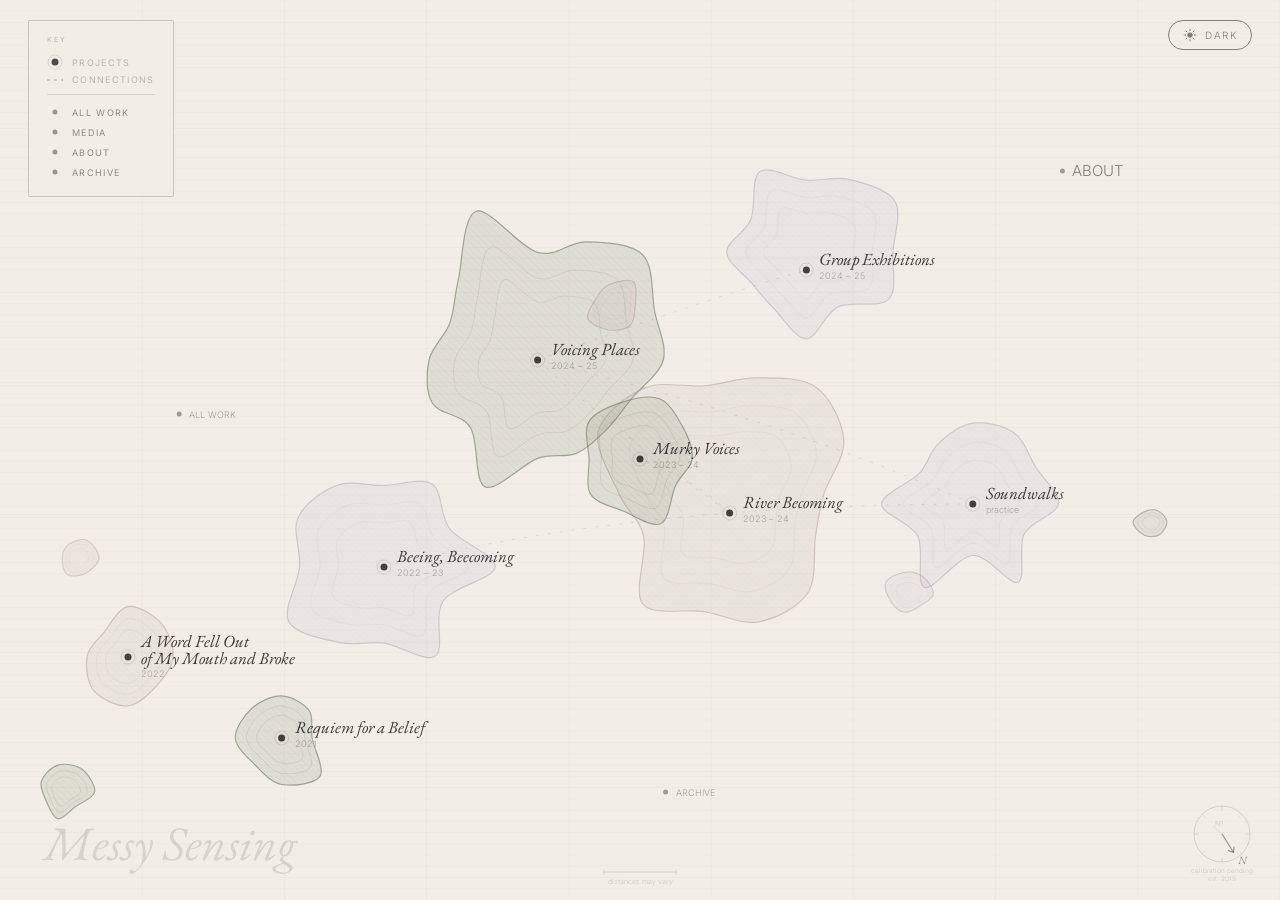
<file: index.html>
<!doctype html>
<html lang="en" data-theme="light">
<head>
<meta charset="utf-8">
<meta name="viewport" content="width=device-width, initial-scale=1, viewport-fit=cover">
<title>Messy Sensing</title>
<meta name="description" content="Messy Sensing is the artist duo Anna Jurkiewicz and Reza Kellner, based in Graz, Austria, working with sound, photography, voice, video and writing. Explore the projects as a hand-drawn map.">
<meta property="og:type" content="website">
<meta property="og:site_name" content="Messy Sensing">
<meta property="og:title" content="Messy Sensing">
<meta property="og:description" content="Messy Sensing is the artist duo Anna Jurkiewicz and Reza Kellner, based in Graz, Austria, working with sound, photography, voice, video and writing. Explore the projects as a hand-drawn map.">
<meta property="og:image" content="/og.jpg"><!-- TODO: make absolute (https://your-domain/og.jpg) once the domain is live -->
<link rel="icon" type="image/svg+xml" href="svg/favicon.svg">
<script>(function(){var t=localStorage.getItem('ms-theme')||(matchMedia('(prefers-color-scheme: dark)').matches?'dark':'light');document.documentElement.dataset.theme=t;})();</script><link rel="preconnect" href="https://fonts.googleapis.com">
<link rel="preconnect" href="https://fonts.gstatic.com" crossorigin>
<link href="https://fonts.googleapis.com/css2?family=EB+Garamond:ital,wght@0,400;0,500;1,400;1,500&family=Inter:wght@300;400&display=swap" rel="stylesheet">
<style>
* { box-sizing: border-box; margin: 0; padding: 0; }
html, body { width: 100%; height: 100%; overflow: hidden; touch-action: manipulation; }
body { background: #F2EEE7; transition: background 400ms; }
[data-theme="dark"] body { background: #0E1012; }
canvas { display: block; width: 100%; height: 100%; }
@media (pointer: fine) { canvas, canvas.hovering, #map-legend, #map-legend * { cursor: none; } }

a:focus-visible, button:focus-visible { outline: 1px solid #141212; outline-offset: 3px; border-radius: 2px; }
[data-theme="dark"] a:focus-visible, [data-theme="dark"] button:focus-visible { outline-color: #F0EBE2; }

#cursor-blob {
  position: fixed; left: 0; top: 0;
  pointer-events: none; z-index: 99999;
  color: #141212; opacity: .88; will-change: transform; transition: color 280ms, opacity 180ms;
}
[data-theme="dark"] #cursor-blob { color: #F0EBE2; }
#cursor-blob.hidden { opacity: 0; }

.theme-btn {
  position: fixed;
  top: 20px; right: 28px;
  z-index: 20;
  background: none;
  border: 1px solid currentColor;
  border-radius: 100px;
  cursor: pointer;
  color: #141212;
  opacity: .50;
  padding: 7px 14px;
  display: flex;
  align-items: center;
  gap: 8px;
  font-family: 'Inter', system-ui, sans-serif;
  font-size: 10px;
  font-weight: 300;
  letter-spacing: .14em;
  text-transform: uppercase;
  transition: opacity 200ms;
}
[data-theme="dark"] .theme-btn { color: #F0EBE2; }
.theme-btn:hover { opacity: 1; }

/* ---- MAP LEGEND ---- */
#map-legend {
  position: fixed;
  top: 20px;
  left: 28px;
  z-index: 10;
  border: 1px solid rgba(20,18,18,.18);
  border-radius: 2px;
  padding: 14px 18px 16px;
  background: rgba(242,238,231,.80);
  backdrop-filter: blur(10px);
  -webkit-backdrop-filter: blur(10px);
  font-family: 'Inter', system-ui, sans-serif;
  color: #141212;
  transition: background 400ms, border-color 400ms;
}
[data-theme="dark"] #map-legend {
  border-color: rgba(240,235,226,.13);
  background: rgba(14,16,18,.85);
  color: #F0EBE2;
}
.legend-head {
  display: block;
  background: none;
  border: none;
  color: inherit;
  font-family: inherit;
  font-size: 7px;
  letter-spacing: .26em;
  text-transform: uppercase;
  opacity: .26;
  margin-bottom: 10px;
  padding: 0;
  text-align: left;
}
.legend-rows { list-style: none; display: flex; flex-direction: column; gap: 4px; }
.legend-r { display: flex; align-items: center; gap: 9px; }
.leg-sym { width: 16px; flex-shrink: 0; display: flex; align-items: center; justify-content: center; }
.leg-txt { font-size: 9px; letter-spacing: .15em; text-transform: uppercase; opacity: .26; }
.leg-a {
  font-size: 9px; letter-spacing: .15em; text-transform: uppercase;
  color: inherit; text-decoration: none; opacity: .46; transition: opacity 200ms;
}
.leg-a:hover { opacity: 1; }
.legend-rule { border: none; border-top: 1px solid currentColor; opacity: .10; margin: 5px 0; }

/* On small screens the legend collapses to a "Key" chip in the bottom-left corner. */
@media (max-width: 700px) {
  #map-legend {
    top: auto;
    bottom: calc(16px + env(safe-area-inset-bottom));
    left: 16px;
    right: auto;
    padding: 10px 16px;
  }
  .legend-head { font-size: 10px; letter-spacing: .22em; opacity: .55; margin-bottom: 0; }
  #map-legend .legend-rows { display: none; }
  #map-legend.open .legend-rows { display: flex; margin-top: 12px; gap: 8px; }
  #map-legend.open .legend-head { margin-bottom: 0; }
  .leg-txt, .leg-a { font-size: 11px; }
}

/* ---- PLACE CARD (tap-to-focus on touch screens) ---- */
#place-card {
  position: fixed;
  left: 50%;
  bottom: calc(68px + env(safe-area-inset-bottom));
  transform: translateX(-50%) translateY(10px);
  z-index: 15;
  display: flex;
  align-items: baseline;
  gap: 14px;
  max-width: calc(100vw - 32px);
  padding: 13px 20px;
  border: 1px solid rgba(20,18,18,.22);
  border-radius: 2px;
  background: rgba(242,238,231,.92);
  backdrop-filter: blur(10px);
  -webkit-backdrop-filter: blur(10px);
  color: #141212;
  text-decoration: none;
  opacity: 0;
  pointer-events: none;
  transition: opacity 200ms, transform 200ms;
}
#place-card.show { opacity: 1; pointer-events: auto; transform: translateX(-50%); }
[data-theme="dark"] #place-card {
  background: rgba(14,16,18,.92);
  color: #F0EBE2;
  border-color: rgba(240,235,226,.18);
}
.pc-title { font-family: 'EB Garamond', Georgia, serif; font-style: italic; font-size: 20px; line-height: 1.1; white-space: nowrap; overflow: hidden; text-overflow: ellipsis; }
.pc-sub { font-size: 9px; letter-spacing: .15em; text-transform: uppercase; opacity: .4; white-space: nowrap; }
.pc-sub:empty { display: none; }
.pc-open { font-size: 10px; letter-spacing: .15em; text-transform: uppercase; opacity: .65; white-space: nowrap; }

/* ---- SITE INDEX (for crawlers + screen readers; links slide in on keyboard focus) ---- */
#site-index a {
  position: fixed;
  left: 28px; bottom: -60px;
  z-index: 40;
  font-family: 'Inter', system-ui, sans-serif;
  font-size: 11px;
  letter-spacing: .15em;
  text-transform: uppercase;
  color: #141212;
  background: rgba(242,238,231,.94);
  border: 1px solid rgba(20,18,18,.25);
  border-radius: 2px;
  padding: 8px 14px;
  text-decoration: none;
}
[data-theme="dark"] #site-index a {
  color: #F0EBE2;
  background: rgba(14,16,18,.94);
  border-color: rgba(240,235,226,.2);
}
#site-index a:focus { bottom: 24px; }
</style>
</head>
<body>

<nav id="site-index" aria-label="site index">
  <a href="work/">All work</a>
  <a href="work/voicing-places/">Voicing Places</a>
  <a href="work/river-becoming/">River Becoming</a>
  <a href="work/murky-voices/">Murky Voices</a>
  <a href="work/beeing-beecoming/">Beeing, Beecoming</a>
  <a href="work/group-exhibitions/">Group Exhibitions</a>
  <a href="work/a-word-fell-out/">A Word Fell Out of My Mouth and Broke</a>
  <a href="work/requiem-for-a-belief/">Requiem for a Belief</a>
  <a href="soundwalks/">Soundwalks</a>
  <a href="media.html">Media</a>
  <a href="info.html#people">About</a>
  <a href="info.html#archive">Archive</a>
</nav>

<div id="map-legend">
  <button class="legend-head" id="legend-toggle" aria-expanded="false">Key</button>
  <ul class="legend-rows">
    <li class="legend-r">
      <span class="leg-sym">
        <svg width="16" height="16" viewBox="0 0 16 16" fill="currentColor">
          <circle cx="8" cy="8" r="3.5" opacity=".75"/>
          <circle cx="8" cy="8" r="7" fill="none" stroke="currentColor" stroke-width=".8" opacity=".15"/>
        </svg>
      </span>
      <span class="leg-txt">Projects</span>
    </li>
    <li class="legend-r">
      <span class="leg-sym">
        <svg width="16" height="8" viewBox="0 0 16 8">
          <line x1="0" y1="4" x2="16" y2="4" stroke="currentColor" stroke-width=".8" stroke-dasharray="3 4" opacity=".45"/>
        </svg>
      </span>
      <span class="leg-txt">Connections</span>
    </li>
    <li><hr class="legend-rule"></li>
    <li class="legend-r">
      <span class="leg-sym">
        <svg width="16" height="16" viewBox="0 0 16 16" fill="currentColor">
          <circle cx="8" cy="8" r="2.5" opacity=".40"/>
        </svg>
      </span>
      <a class="leg-a" href="work/">All Work</a>
    </li>
    <li class="legend-r">
      <span class="leg-sym">
        <svg width="16" height="16" viewBox="0 0 16 16" fill="currentColor">
          <circle cx="8" cy="8" r="2.5" opacity=".40"/>
        </svg>
      </span>
      <a class="leg-a" href="media.html">Media</a>
    </li>
    <li class="legend-r">
      <span class="leg-sym">
        <svg width="16" height="16" viewBox="0 0 16 16" fill="currentColor">
          <circle cx="8" cy="8" r="2.5" opacity=".40"/>
        </svg>
      </span>
      <a class="leg-a" href="info.html#people">About</a>
    </li>
    <li class="legend-r">
      <span class="leg-sym">
        <svg width="16" height="16" viewBox="0 0 16 16" fill="currentColor">
          <circle cx="8" cy="8" r="2.5" opacity=".40"/>
        </svg>
      </span>
      <a class="leg-a" href="info.html#archive">Archive</a>
    </li>
  </ul>
</div>

<canvas id="map"></canvas>

<a id="place-card" href="#" aria-hidden="true" tabindex="-1">
  <span class="pc-title"></span>
  <span class="pc-sub"></span>
  <span class="pc-open">Open &#8594;</span>
</a>

<button class="theme-btn" id="theme-btn" aria-label="toggle theme">
  <svg viewBox="0 0 24 24" width="14" height="14" fill="none">
    <defs>
      <mask id="cm">
        <rect width="24" height="24" fill="white"/>
        <circle class="cut-c" r="6" fill="black"/>
      </mask>
    </defs>
    <g class="sun-r" stroke="currentColor" stroke-width="1.6" stroke-linecap="round">
      <line x1="12" y1="2"    x2="12" y2="4.5"/>
      <line x1="12" y1="19.5" x2="12" y2="22"/>
      <line x1="2"  y1="12"   x2="4.5" y2="12"/>
      <line x1="19.5" y1="12" x2="22" y2="12"/>
      <line x1="4.93" y1="4.93"   x2="6.75" y2="6.75"/>
      <line x1="17.25" y1="17.25" x2="19.07" y2="19.07"/>
      <line x1="19.07" y1="4.93"  x2="17.25" y2="6.75"/>
      <line x1="6.75"  y1="17.25" x2="4.93"  y2="19.07"/>
    </g>
    <circle class="sun-o" cx="12" cy="12" r="4.5" fill="currentColor" mask="url(#cm)"/>
  </svg>
  <span id="theme-label">Dark</span>
</button>

<script>
// ====== DATA ======
// x/y: landscape composition (fractions of viewport).
// px/py: portrait composition, used when the viewport is taller than wide.
// side 'L': in portrait, the label draws to the LEFT of the dot.
const PLACES = [
  // ---- projects ----
  { id: 'voicing-places',   label: 'Voicing Places',         sub: '2024 – 25',
    type: 'project', x: 0.42, y: 0.40, px: 0.16, py: 0.120, href: 'work/voicing-places/' },
  { id: 'group-shows',      label: 'Group Exhibitions',      sub: '2024 – 25',
    type: 'project', x: 0.63, y: 0.30, px: 0.80, py: 0.210, side: 'L', href: 'work/group-exhibitions/' },
  { id: 'murky-voices',     label: 'Murky Voices',           sub: '2023 – 24',
    type: 'project', x: 0.50, y: 0.51, px: 0.22, py: 0.300, href: 'work/murky-voices/' },
  { id: 'river-becoming',   label: 'River Becoming',         sub: '2023 – 24',
    type: 'project', x: 0.57, y: 0.57, px: 0.74, py: 0.385, side: 'L', href: 'work/river-becoming/' },
  { id: 'soundwalks',       label: 'Soundwalks',             sub: 'practice',
    type: 'project', x: 0.76, y: 0.56, px: 0.20, py: 0.470, href: 'soundwalks/' },
  { id: 'beeing-beecoming', label: 'Beeing, Beecoming',      sub: '2022 – 23',
    type: 'project', x: 0.30, y: 0.63, px: 0.76, py: 0.555, side: 'L', href: 'work/beeing-beecoming/' },
  { id: 'a-word-fell-out',  label: 'A Word Fell Out',        label2: 'of My Mouth and Broke',
    sub: '2022',     type: 'project', x: 0.10, y: 0.73, px: 0.18, py: 0.645, href: 'work/a-word-fell-out/' },
  { id: 'requiem',          label: 'Requiem for a Belief',   sub: '2021',
    type: 'project', x: 0.22, y: 0.82, px: 0.72, py: 0.735, side: 'L', href: 'work/requiem-for-a-belief/' },

  // ---- navigation ----
  { id: 'work',    label: 'All Work', sub: '', type: 'nav', x: 0.14, y: 0.46, px: 0.16, py: 0.835, href: 'work/' },
  { id: 'about',   label: 'About',   sub: '', type: 'nav', x: 0.83, y: 0.19, px: 0.48, py: 0.865, href: 'info.html#people'  },
  { id: 'archive', label: 'Archive', sub: '', type: 'nav', x: 0.52, y: 0.88, px: 0.72, py: 0.825, href: 'info.html#archive' },
  // { id: 'listen',  label: 'Listen',   sub: '', type: 'nav', x: 0.15, y: 0.22, href: 'info.html#listen'  }, // section removed, see dev-notes.md
];

const TERRITORIES = [
  { cx: 0.42, cy: 0.40, r: 0.135, pts: 16, seed: 3  }, // voicing places
  { cx: 0.63, cy: 0.28, r: 0.090, pts: 12, seed: 17 }, // group exhibitions
  { cx: 0.57, cy: 0.55, r: 0.125, pts: 14, seed: 7  }, // river becoming
  { cx: 0.50, cy: 0.51, r: 0.058, pts: 10, seed: 41 }, // murky voices (small, overlaps river becoming)
  { cx: 0.30, cy: 0.63, r: 0.100, pts: 12, seed: 11 }, // beeing beecoming
  { cx: 0.10, cy: 0.73, r: 0.048, pts: 8,  seed: 53 }, // a word fell out (distant, small)
  { cx: 0.22, cy: 0.82, r: 0.048, pts: 8,  seed: 59 }, // requiem (near a word fell out)
  { cx: 0.76, cy: 0.56, r: 0.085, pts: 12, seed: 67 }, // soundwalks
  // decorative satellite islands
  { cx: 0.48, cy: 0.34, r: 0.028, pts: 7,  seed: 23 },
  { cx: 0.05, cy: 0.88, r: 0.026, pts: 7,  seed: 29 },
  { cx: 0.71, cy: 0.66, r: 0.024, pts: 7,  seed: 37 },
  { cx: 0.06, cy: 0.62, r: 0.020, pts: 6,  seed: 43 },
  { cx: 0.90, cy: 0.58, r: 0.018, pts: 6,  seed: 47 },
];

// Portrait archipelago: islands stacked top to bottom, alternating left/right.
const TERRITORIES_PORTRAIT = [
  { cx: 0.20, cy: 0.120, r: 0.170, pts: 16, seed: 3  }, // voicing places
  { cx: 0.76, cy: 0.210, r: 0.130, pts: 12, seed: 17 }, // group exhibitions
  { cx: 0.70, cy: 0.390, r: 0.170, pts: 14, seed: 7  }, // river becoming
  { cx: 0.26, cy: 0.300, r: 0.090, pts: 10, seed: 41 }, // murky voices
  { cx: 0.72, cy: 0.555, r: 0.130, pts: 12, seed: 11 }, // beeing beecoming
  { cx: 0.22, cy: 0.645, r: 0.070, pts: 8,  seed: 53 }, // a word fell out
  { cx: 0.68, cy: 0.735, r: 0.070, pts: 8,  seed: 59 }, // requiem
  { cx: 0.24, cy: 0.470, r: 0.110, pts: 12, seed: 67 }, // soundwalks
  // decorative satellite islands
  { cx: 0.88, cy: 0.080, r: 0.040, pts: 7,  seed: 23 },
  { cx: 0.10, cy: 0.210, r: 0.035, pts: 7,  seed: 29 },
  { cx: 0.50, cy: 0.430, r: 0.030, pts: 7,  seed: 37 },
  { cx: 0.90, cy: 0.500, r: 0.028, pts: 6,  seed: 43 },
  { cx: 0.08, cy: 0.880, r: 0.030, pts: 6,  seed: 47 },
  { cx: 0.52, cy: 0.700, r: 0.025, pts: 6,  seed: 61 },
];

const CONNECTIONS = [
  ['voicing-places', 'river-becoming'],
  ['river-becoming', 'murky-voices'],
  ['river-becoming', 'beeing-beecoming'],
  ['voicing-places', 'group-shows'],
  ['soundwalks', 'voicing-places'],
  ['soundwalks', 'river-becoming'],
];

// ====== THEME ======
const html = document.documentElement;
const saved = localStorage.getItem('ms-theme');
if (saved) html.dataset.theme = saved;
else if (window.matchMedia('(prefers-color-scheme: dark)').matches) html.dataset.theme = 'dark';

function syncIcon() {
  const dark = html.dataset.theme === 'dark';
  document.querySelector('.cut-c').setAttribute('cx', dark ? '14.5' : '20');
  document.querySelector('.cut-c').setAttribute('cy', dark ? '9.5'  : '4');
  document.querySelector('.sun-r').style.opacity = dark ? '0' : '1';
  document.querySelector('.sun-o').setAttribute('r', dark ? '5.5' : '4.5');
  document.getElementById('theme-label').textContent = dark ? 'Light' : 'Dark';
}
syncIcon();

document.getElementById('theme-btn').addEventListener('click', () => {
  const next = html.dataset.theme === 'dark' ? 'light' : 'dark';
  html.dataset.theme = next;
  localStorage.setItem('ms-theme', next);
  syncIcon();
  draw();
});

function isDark() { return html.dataset.theme === 'dark'; }

function palette() {
  return isDark() ? {
    fg:    '#F0EBE2',
    fgA:   'rgba(240,235,226,',
    land:  ['rgba(70,110,120,', 'rgba(122,82,112,', 'rgba(200,165,108,'],
    sea:   'rgba(240,235,226,',
  } : {
    fg:    '#141212',
    fgA:   'rgba(20,18,18,',
    land:  ['rgba(90,107,74,', 'rgba(179,165,184,', 'rgba(181,159,154,'],
    sea:   'rgba(20,18,18,',
  };
}

// ====== NOISE ======
function hash(x, y, s) {
  const n = Math.sin(x * 127.1 + y * 311.7 + s * 74.3) * 43758.5453;
  return n - Math.floor(n);
}
function snoise(x, y, s) {
  const ix = Math.floor(x), iy = Math.floor(y);
  const fx = x - ix, fy = y - iy;
  const ux = fx*fx*(3-2*fx), uy = fy*fy*(3-2*fy);
  return hash(ix,iy,s)*(1-ux)*(1-uy)
       + hash(ix+1,iy,s)*ux*(1-uy)
       + hash(ix,iy+1,s)*(1-ux)*uy
       + hash(ix+1,iy+1,s)*ux*uy;
}

// ====== GEOMETRY ======
function makeBlob(cx, cy, baseR, numPts, seed, W, H) {
  const px = cx*W, py = cy*H, r = baseR * Math.min(W,H);
  const pts = [];
  for (let i = 0; i < numPts; i++) {
    const a = (i/numPts)*Math.PI*2;
    const n = snoise(Math.cos(a)*2.5 + seed*10, Math.sin(a)*2.5 + seed*10, seed);
    const rad = r * (0.65 + n*0.70);
    pts.push({ x: px + Math.cos(a)*rad, y: py + Math.sin(a)*rad });
  }
  return pts;
}

function drawSmooth(ctx, pts) {
  const n = pts.length;
  if (n < 2) return;
  ctx.beginPath();
  for (let i = 0; i < n; i++) {
    const p0 = pts[(i-1+n)%n], p1 = pts[i], p2 = pts[(i+1)%n], p3 = pts[(i+2)%n];
    if (i === 0) ctx.moveTo(p1.x, p1.y);
    ctx.bezierCurveTo(
      p1.x+(p2.x-p0.x)/6, p1.y+(p2.y-p0.y)/6,
      p2.x-(p3.x-p1.x)/6, p2.y-(p3.y-p1.y)/6,
      p2.x, p2.y
    );
  }
  ctx.closePath();
}

function scaledBlob(pts, cx, cy, s) {
  return pts.map(p => ({ x: cx+(p.x-cx)*s, y: cy+(p.y-cy)*s }));
}

// ====== CANVAS ======
const canvas = document.getElementById('map');
const ctx    = canvas.getContext('2d');
const offscreen = document.createElement('canvas');
const offCtx    = offscreen.getContext('2d');
let W = 0, H = 0;
let cursorX = null, cursorY = null;
let focused = null; // tap-to-focus selection (touch screens)

function resize() {
  const dpr = window.devicePixelRatio || 1;
  W = window.innerWidth; H = window.innerHeight;
  canvas.width  = W * dpr; canvas.height = H * dpr;
  canvas.style.width  = W + 'px'; canvas.style.height = H + 'px';
  ctx.scale(dpr, dpr);
  offscreen.width  = canvas.width;
  offscreen.height = canvas.height;
  offCtx.setTransform(1, 0, 0, 1, 0, 0);
  offCtx.scale(dpr, dpr);
}

// ====== DRAW TERRAIN (offscreen; p < 1 only during the intro animation) ======
function drawTerrain(p = 1) {
  if (!W) return;
  const C = palette();
  const easeP = t => Math.min(Math.max(t, 0), 1);
  const late = easeP((p - 0.55) / 0.45); // connections, labels, furniture appear after the islands
  offCtx.clearRect(0, 0, W, H);

  // sea texture
  offCtx.save();
  offCtx.strokeStyle = C.sea + '0.04)';
  offCtx.lineWidth = 0.5;
  const lg = Math.max(H/80, 6);
  for (let y = 0; y < H; y += lg) {
    offCtx.beginPath(); offCtx.moveTo(0, y); offCtx.lineTo(W, y); offCtx.stroke();
  }
  offCtx.restore();

  // coordinate grid
  offCtx.save();
  offCtx.strokeStyle = C.fgA + '0.05)';
  offCtx.lineWidth = 0.5;
  for (let x = W/9; x < W; x += W/9) {
    offCtx.beginPath(); offCtx.moveTo(x, 0); offCtx.lineTo(x, H); offCtx.stroke();
  }
  for (let y = H/7; y < H; y += H/7) {
    offCtx.beginPath(); offCtx.moveTo(0, y); offCtx.lineTo(W, y); offCtx.stroke();
  }
  offCtx.restore();

  // zoom transform for map content on narrow screens
  const zoom = getZoom();
  const { ox, oy } = getOffset(zoom);
  offCtx.save();
  offCtx.translate(ox, oy);
  offCtx.scale(zoom, zoom);

  // territories
  const T = isPortrait() ? TERRITORIES_PORTRAIT : TERRITORIES;
  T.forEach((t, i) => {
    const li = easeP(p * 1.6 - i * 0.07); // staggered island reveal
    if (li === 0) return;
    let pts = makeBlob(t.cx, t.cy, t.r, t.pts, t.seed, W, H);
    const px  = t.cx*W, py = t.cy*H;
    if (li < 1) pts = scaledBlob(pts, px, py, 0.86 + 0.14 * li);
    const lc  = C.land[i % 3];

    offCtx.save();
    offCtx.globalAlpha = li;

    drawSmooth(offCtx, pts);
    offCtx.fillStyle = lc + '0.12)';
    offCtx.fill();

    drawSmooth(offCtx, pts);
    offCtx.save();
    offCtx.clip();
    offCtx.strokeStyle = lc + '0.09)';
    offCtx.lineWidth = 0.5;
    for (let d = -(H+W); d < W+H; d += 7) {
      offCtx.beginPath(); offCtx.moveTo(d, 0); offCtx.lineTo(d+H, H); offCtx.stroke();
    }
    offCtx.restore();

    [0.76, 0.54].forEach(s => {
      drawSmooth(offCtx, scaledBlob(pts, px, py, s));
      offCtx.strokeStyle = lc + '0.18)';
      offCtx.lineWidth = 0.7;
      offCtx.stroke();
    });

    drawSmooth(offCtx, pts);
    offCtx.strokeStyle = lc + '0.52)';
    offCtx.lineWidth = 1.2;
    offCtx.stroke();

    offCtx.restore();
  });

  // connection paths (dashed)
  offCtx.save();
  offCtx.globalAlpha = late;
  offCtx.setLineDash([3, 9]);
  offCtx.lineWidth = 0.8;
  offCtx.strokeStyle = C.fgA + '0.12)';
  CONNECTIONS.forEach(([aId, bId], ci) => {
    const a = PLACES.find(p => p.id === aId);
    const b = PLACES.find(p => p.id === bId);
    if (!a || !b) return;
    const ax = PX(a), ay = PY(a), bx = PX(b), by = PY(b);
    const off = (hash(ci, 0, 55) - 0.5) * Math.min(W,H) * 0.07;
    offCtx.beginPath();
    offCtx.moveTo(ax, ay);
    offCtx.quadraticCurveTo((ax+bx)/2+off, (ay+by)/2 - Math.abs(off)*0.5, bx, by);
    offCtx.stroke();
  });
  offCtx.setLineDash([]);
  offCtx.restore();

  // place dots + labels (label side flips in portrait; hit rects stored on each place)
  PLACES.forEach(p => {
    const px = PX(p), py = PY(p);
    const isProject = p.type === 'project';
    const left = isPortrait() && p.side === 'L';

    offCtx.save();
    offCtx.fillStyle = C.fg;
    offCtx.beginPath();
    offCtx.arc(px, py, isProject ? 3.5 : 2.5, 0, Math.PI*2);
    offCtx.globalAlpha = (isProject ? 0.78 : 0.38) * late;
    offCtx.fill();
    if (isProject) {
      offCtx.beginPath();
      offCtx.arc(px, py, 7, 0, Math.PI*2);
      offCtx.strokeStyle = C.fg;
      offCtx.globalAlpha = 0.15 * late;
      offCtx.lineWidth = 0.8;
      offCtx.stroke();
    }
    offCtx.restore();

    offCtx.save();
    offCtx.fillStyle = C.fg;
    offCtx.textAlign = left ? 'right' : 'left';
    if (isProject) {
      const hasL2 = !!p.label2;
      const lx = left ? px - 13 : px + 13;
      offCtx.globalAlpha = 0.82 * late;
      offCtx.font = 'italic 400 17px "EB Garamond", Georgia, serif';
      const lw = Math.max(
        offCtx.measureText(p.label).width,
        hasL2 ? offCtx.measureText(p.label2).width : 0
      );
      offCtx.fillText(p.label, lx, py + (hasL2 ? -10 : -5));
      if (hasL2) offCtx.fillText(p.label2, lx, py+7);
      if (p.sub) {
        offCtx.globalAlpha = 0.30 * late;
        offCtx.font = '300 9px "Inter", system-ui, sans-serif';
        offCtx.fillText(p.sub, lx, py + (hasL2 ? 20 : 9));
      }
      p._hit = {
        x0: left ? px - 13 - lw : px - 14,
        x1: left ? px + 14 : px + 13 + lw,
        y0: py - (hasL2 ? 26 : 20),
        y1: py + (hasL2 ? 28 : 18),
      };
    } else {
      const big = p.id === 'about';
      const lx = left ? px - 10 : px + 10;
      offCtx.globalAlpha = (big ? 0.5 : 0.36) * late;
      offCtx.font = (big ? '300 15px' : '300 9px') + ' "Inter", system-ui, sans-serif';
      const lw = offCtx.measureText(p.label.toUpperCase()).width;
      offCtx.fillText(p.label.toUpperCase(), lx, py + (big ? 5 : 4));
      p._hit = {
        x0: left ? px - 10 - lw : px - 12,
        x1: left ? px + 12 : px + 10 + lw,
        y0: py - 16,
        y1: py + 16,
      };
    }
    offCtx.restore();
  });

  // scale bar
  drawScaleBar(offCtx, W/2, isPortrait() ? H - 30 : H - 28, 72, C, late);

  // title ghost (bottom left on desktop, top left in portrait)
  offCtx.save();
  const ts = isPortrait()
    ? Math.max(22, Math.min(W*0.075, 32))
    : Math.max(26, Math.min(W*0.038, 48));
  offCtx.globalAlpha = 0.12 * late;
  offCtx.fillStyle = C.fg;
  offCtx.font = `italic 400 ${ts}px "EB Garamond", Georgia, serif`;
  if (isPortrait()) offCtx.fillText('Messy Sensing', 20, 24 + ts);
  else offCtx.fillText('Messy Sensing', 44, H - 40);
  offCtx.restore();

  offCtx.restore(); // end zoom transform
}

// Composite terrain + live compass + focus halo (called on every mousemove / focus change)
function drawFrame() {
  if (!W) return;
  ctx.clearRect(0, 0, W, H);
  ctx.drawImage(offscreen, 0, 0, W, H);
  if (isPortrait()) drawCompass(ctx, W-54, 132, 26, palette(), cursorX, cursorY);
  else drawCompass(ctx, W-58, H-66, 28, palette(), cursorX, cursorY);
  if (focused) {
    const zoom = getZoom(), { ox, oy } = getOffset(zoom);
    const fx = ox + PX(focused)*zoom, fy = oy + PY(focused)*zoom;
    const C = palette();
    ctx.save();
    ctx.fillStyle = C.fg;
    ctx.strokeStyle = C.fg;
    ctx.globalAlpha = 0.08;
    ctx.beginPath(); ctx.arc(fx, fy, 24, 0, Math.PI*2); ctx.fill();
    ctx.globalAlpha = 0.55;
    ctx.lineWidth = 1;
    ctx.beginPath(); ctx.arc(fx, fy, 13, 0, Math.PI*2); ctx.stroke();
    ctx.restore();
  }
}

function draw(p = 1) {
  drawTerrain(p);
  drawFrame();
}

// Compass needle follows cursor. mx/my are null when cursor is off-canvas.
function drawCompass(ctx, cx, cy, r, C, mx, my) {
  ctx.save();
  ctx.strokeStyle = C.fg;
  ctx.fillStyle   = C.fg;

  // outer ring
  ctx.globalAlpha = 0.17;
  ctx.lineWidth = 0.8;
  ctx.beginPath();
  ctx.arc(cx, cy, r, 0, Math.PI*2);
  ctx.stroke();

  // tick marks
  for (let i = 0; i < 8; i++) {
    const a = (i/8)*Math.PI*2;
    ctx.globalAlpha = i%2===0 ? 0.14 : 0.07;
    ctx.beginPath();
    ctx.moveTo(cx+Math.cos(a)*r*0.82, cy+Math.sin(a)*r*0.82);
    ctx.lineTo(cx+Math.cos(a)*r,      cy+Math.sin(a)*r);
    ctx.stroke();
  }

  // main needle — points toward cursor, confidently labeled "N"
  const needleAngle = (mx !== null && my !== null)
    ? Math.atan2(my - cy, mx - cx)
    : 148 * Math.PI/180 - Math.PI/2;

  const tx = cx + Math.cos(needleAngle)*r*0.78;
  const ty = cy + Math.sin(needleAngle)*r*0.78;

  ctx.globalAlpha = 0.40;
  ctx.lineWidth = 1.2;
  ctx.beginPath();
  ctx.moveTo(cx, cy);
  ctx.lineTo(tx, ty);
  ctx.stroke();
  ctx.beginPath();
  ctx.moveTo(tx, ty);
  ctx.lineTo(tx+Math.cos(needleAngle+2.5)*6, ty+Math.sin(needleAngle+2.5)*6);
  ctx.moveTo(tx, ty);
  ctx.lineTo(tx+Math.cos(needleAngle-2.5)*6, ty+Math.sin(needleAngle-2.5)*6);
  ctx.stroke();

  ctx.globalAlpha = 0.46;
  ctx.font = 'italic 400 11px "EB Garamond", Georgia, serif';
  ctx.textAlign = 'left';
  ctx.fillText('N', tx+Math.cos(needleAngle)*9, ty+Math.sin(needleAngle)*9+4);

  // second confused mini-arrow, fixed direction, labeled "N?"
  const confused = 312 * Math.PI/180 - Math.PI/2;
  const ex = cx+Math.cos(confused)*r*0.44;
  const ey = cy+Math.sin(confused)*r*0.44;
  ctx.globalAlpha = 0.13;
  ctx.lineWidth = 0.7;
  ctx.beginPath();
  ctx.moveTo(cx, cy);
  ctx.lineTo(ex, ey);
  ctx.stroke();
  ctx.globalAlpha = 0.17;
  ctx.font = '300 7px "Inter", system-ui, sans-serif';
  ctx.textAlign = 'left';
  ctx.fillText('N?', ex+2, ey);

  // disclaimer
  ctx.globalAlpha = 0.17;
  ctx.font = '300 6.5px "Inter", system-ui, sans-serif';
  ctx.textAlign = 'center';
  ctx.fillText('calibration pending', cx, cy+r+11);
  ctx.fillText('est. 2019', cx, cy+r+19);

  ctx.restore();
}

function drawScaleBar(ctx, cx, cy, len, C, a = 1) {
  ctx.save();
  ctx.globalAlpha = 0.16 * a;
  ctx.strokeStyle = C.fg;
  ctx.fillStyle   = C.fg;
  ctx.lineWidth = 0.8;
  ctx.beginPath();
  ctx.moveTo(cx-len/2, cy); ctx.lineTo(cx+len/2, cy);
  ctx.moveTo(cx-len/2, cy-3); ctx.lineTo(cx-len/2, cy+3);
  ctx.moveTo(cx+len/2, cy-3); ctx.lineTo(cx+len/2, cy+3);
  ctx.stroke();
  ctx.font = '300 7px "Inter", system-ui, sans-serif';
  ctx.textAlign = 'center';
  ctx.fillText('distances may vary', cx, cy+12);
  ctx.restore();
}

// ====== LAYOUT MODE / ZOOM ======
function isPortrait() { return H > W; }
// Place coordinates: portrait set when available and the viewport is portrait.
function PX(p) { return (isPortrait() && p.px != null ? p.px : p.x) * W; }
function PY(p) { return (isPortrait() && p.py != null ? p.py : p.y) * H; }
// The 0.72 shrink is only needed for narrow LANDSCAPE windows; portrait has its own coords.
function getZoom() { return (!isPortrait() && W < 700) ? 0.72 : 1; }
function getOffset(zoom) { return { ox: W*(1-zoom)/2, oy: H*(1-zoom)/2 }; }

// ====== HIT TEST ======
// Uses the label rects measured during drawTerrain (p._hit), so taps can't land
// on a neighbour's oversized hit band. `pad` widens everything for fingers.
function hitPlace(mx, my, pad = 0) {
  const zoom = getZoom();
  const { ox, oy } = getOffset(zoom);
  const tx = (mx - ox) / zoom;
  const ty = (my - oy) / zoom;
  return PLACES.find(p => {
    const px = PX(p), py = PY(p);
    const dx = px - tx, dy = py - ty;
    if (Math.sqrt(dx*dx+dy*dy) < 20 + pad) return true;
    const r = p._hit;
    return r && tx >= r.x0 - pad && tx <= r.x1 + pad && ty >= r.y0 - pad && ty <= r.y1 + pad;
  });
}

const COMP_L = ['#9B5A78', '#6B8A4A', '#4A6B8A'];
const COMP_D = ['#C87860', '#78B870', '#6C7FC8'];

canvas.addEventListener('mousemove', e => {
  cursorX = e.clientX;
  cursorY = e.clientY;
  const p = hitPlace(e.clientX, e.clientY);
  canvas.classList.toggle('hovering', !!p);
  const comp = document.getElementById('cursor-blob');
  if (comp) {
    if (p && p.type === 'project') {
      const idx = PLACES.indexOf(p);
      comp.style.color = (isDark() ? COMP_D : COMP_L)[idx % 3];
    } else {
      comp.style.color = '';
    }
  }
  drawFrame();
});
canvas.addEventListener('mouseleave', () => {
  cursorX = null;
  cursorY = null;
  const comp = document.getElementById('cursor-blob');
  if (comp) comp.style.color = '';
  drawFrame();
});
// ====== TAP-TO-FOCUS (touch) ======
// First tap selects a place (halo + card), second tap on the same place navigates.
// Mouse clicks keep navigating directly.
const card = document.getElementById('place-card');

function focusPlace(p) {
  focused = p || null;
  if (focused) {
    card.href = focused.href;
    card.querySelector('.pc-title').textContent =
      focused.label + (focused.label2 ? ' ' + focused.label2 : '');
    card.querySelector('.pc-sub').textContent = focused.sub || '';
    card.classList.add('show');
    card.setAttribute('aria-hidden', 'false');
    card.removeAttribute('tabindex');
  } else {
    card.classList.remove('show');
    card.setAttribute('aria-hidden', 'true');
    card.setAttribute('tabindex', '-1');
  }
  drawFrame();
}

let lastTouch = 0;
let touchStart = null;

canvas.addEventListener('touchstart', e => {
  const t = e.touches[0];
  touchStart = { x: t.clientX, y: t.clientY };
}, { passive: true });

canvas.addEventListener('touchend', e => {
  lastTouch = Date.now();
  const t = e.changedTouches[0];
  if (touchStart && Math.hypot(t.clientX - touchStart.x, t.clientY - touchStart.y) > 12) return;
  const p = hitPlace(t.clientX, t.clientY, 14);
  if (!p) { focusPlace(null); return; }
  if (p === focused) { window.location.href = p.href; return; }
  focusPlace(p);
}, { passive: true });

canvas.addEventListener('click', e => {
  if (Date.now() - lastTouch < 700) return; // synthetic click after a touch tap
  const p = hitPlace(e.clientX, e.clientY);
  if (p) window.location.href = p.href;
});

// ====== LEGEND TOGGLE (chip on small screens) ======
const legendEl = document.getElementById('map-legend');
const legendToggle = document.getElementById('legend-toggle');
legendToggle.addEventListener('click', () => {
  const open = legendEl.classList.toggle('open');
  legendToggle.setAttribute('aria-expanded', String(open));
});

// ====== BLOB CURSOR ======
if (window.matchMedia('(pointer: fine)').matches) (function () {
  const blob = document.createElement('div');
  blob.id = 'cursor-blob';
  blob.className = 'hidden';
  blob.innerHTML = '<svg width="16" height="21" viewBox="0 0 16 21" fill="currentColor" xmlns="http://www.w3.org/2000/svg">'
    + '<path transform="rotate(180,8,10.5)" d="M2,2 L2,14 L5.5,10.5 L8.5,19 L11,18 L8,10 L14,10 Z"/>'
    + '</svg>';
  document.body.appendChild(blob);

  document.addEventListener('mousemove', e => {
    blob.style.transform = 'translate(' + (e.clientX - 14) + 'px,' + (e.clientY - 19) + 'px)';
    blob.classList.remove('hidden');
  });
  document.addEventListener('mouseleave', () => blob.classList.add('hidden'));
})();

// ====== INIT ======
window.addEventListener('resize', () => { resize(); draw(); if (focused) focusPlace(focused); });
// First visit per session: the map draws itself in. Skipped for reduced motion.
function intro() {
  const reduced = window.matchMedia('(prefers-reduced-motion: reduce)').matches;
  if (reduced || sessionStorage.getItem('ms-intro')) { draw(); return; }
  sessionStorage.setItem('ms-intro', '1');
  const t0 = performance.now(), DUR = 1400;
  requestAnimationFrame(function tick(now) {
    const t = Math.min((now - t0) / DUR, 1);
    draw(1 - Math.pow(1 - t, 3)); // ease-out cubic
    if (t < 1) requestAnimationFrame(tick);
  });
}

document.fonts.ready.then(() => {
  resize();
  intro();
  // debug hooks for screenshots/testing: ?focus=<place-id>&legend=open
  const q = new URLSearchParams(location.search);
  const f = q.get('focus');
  if (f) { const p = PLACES.find(p => p.id === f); if (p) focusPlace(p); }
  if (q.get('legend') === 'open') legendToggle.click();
});
</script>
</body>
</html>
</file>
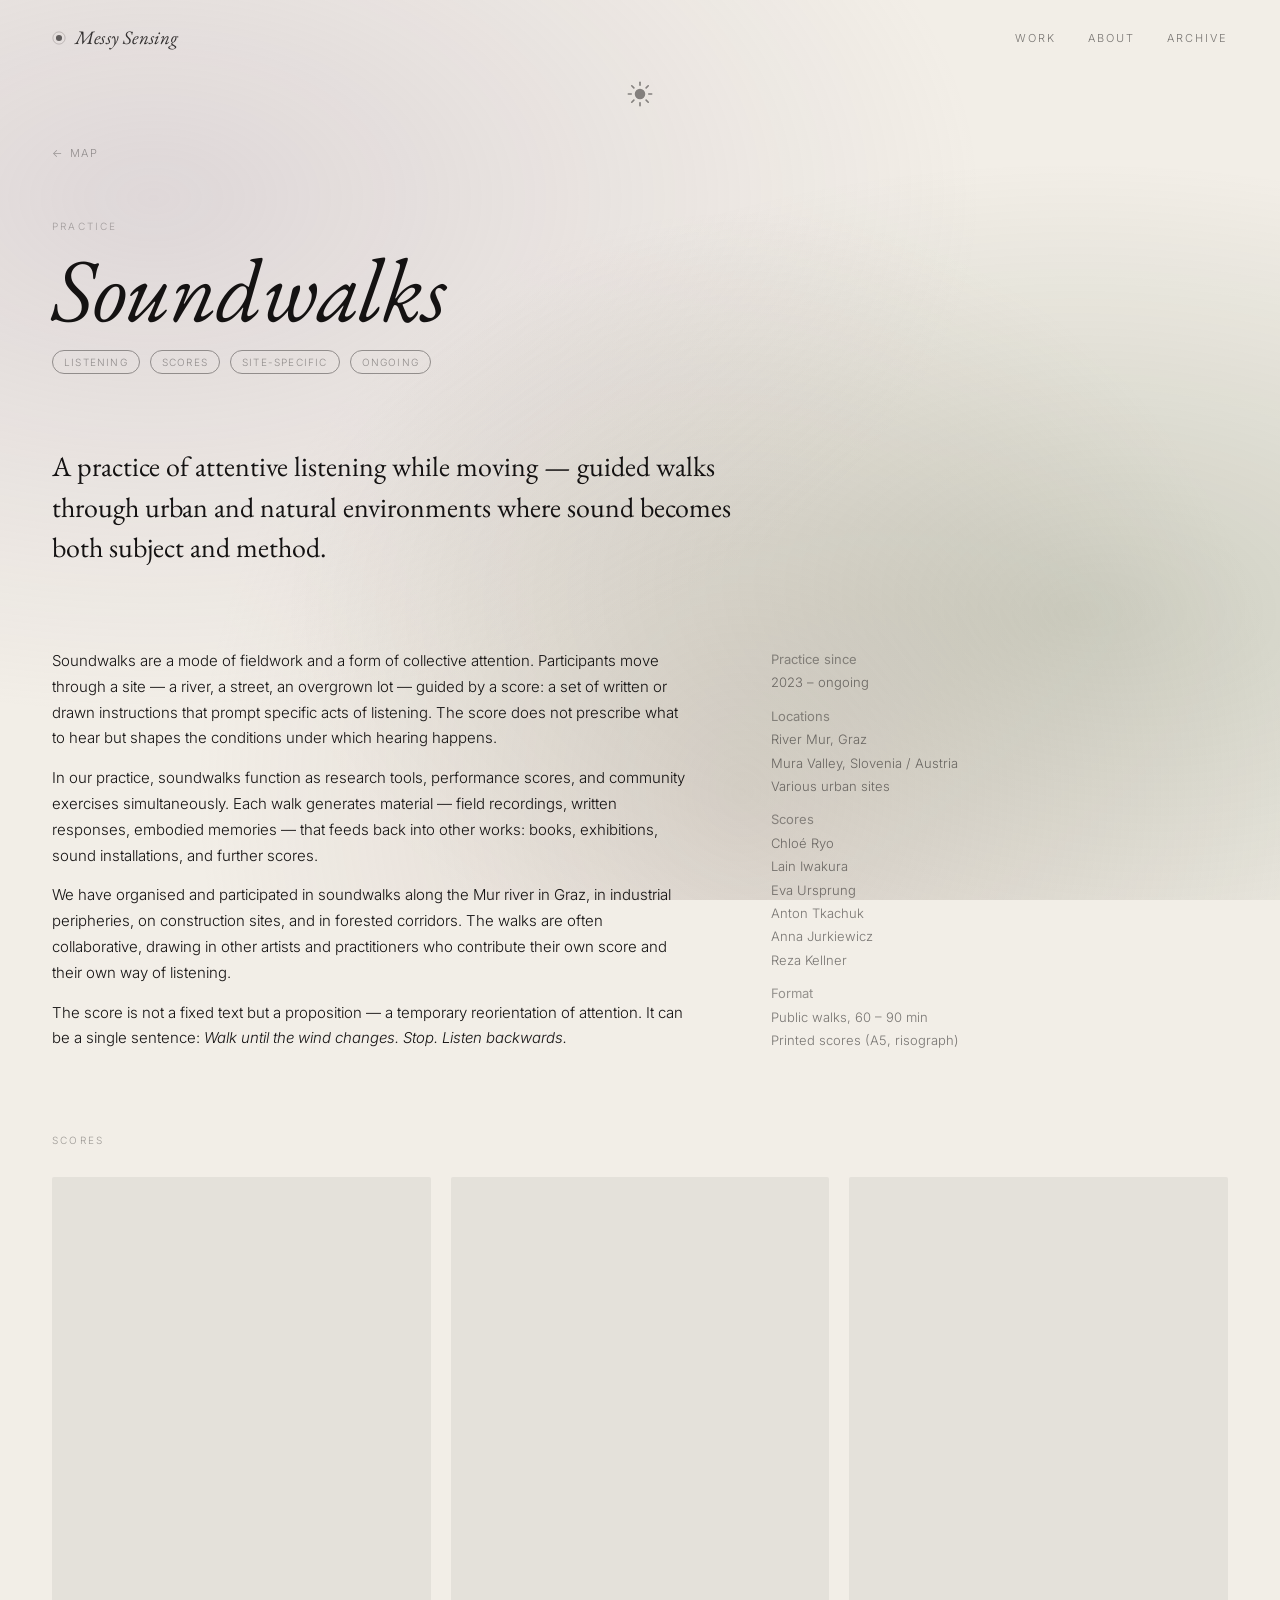
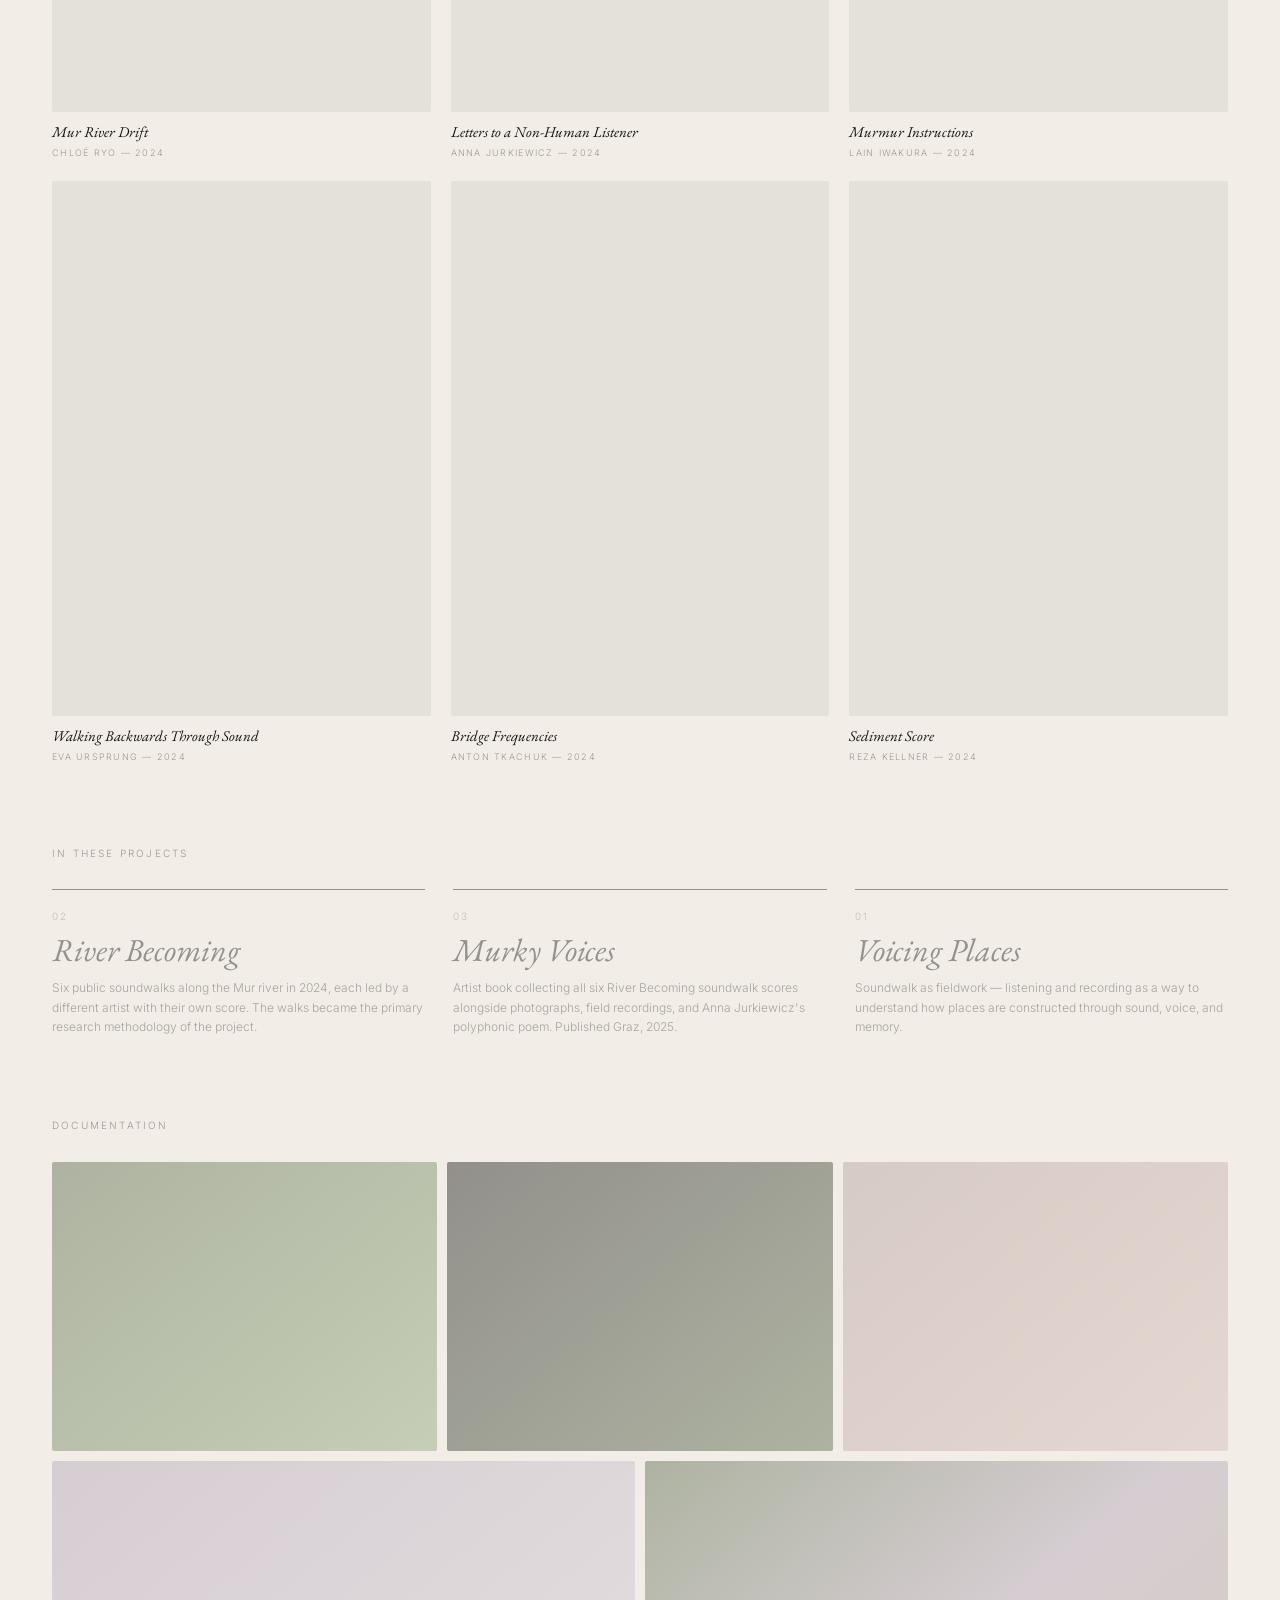
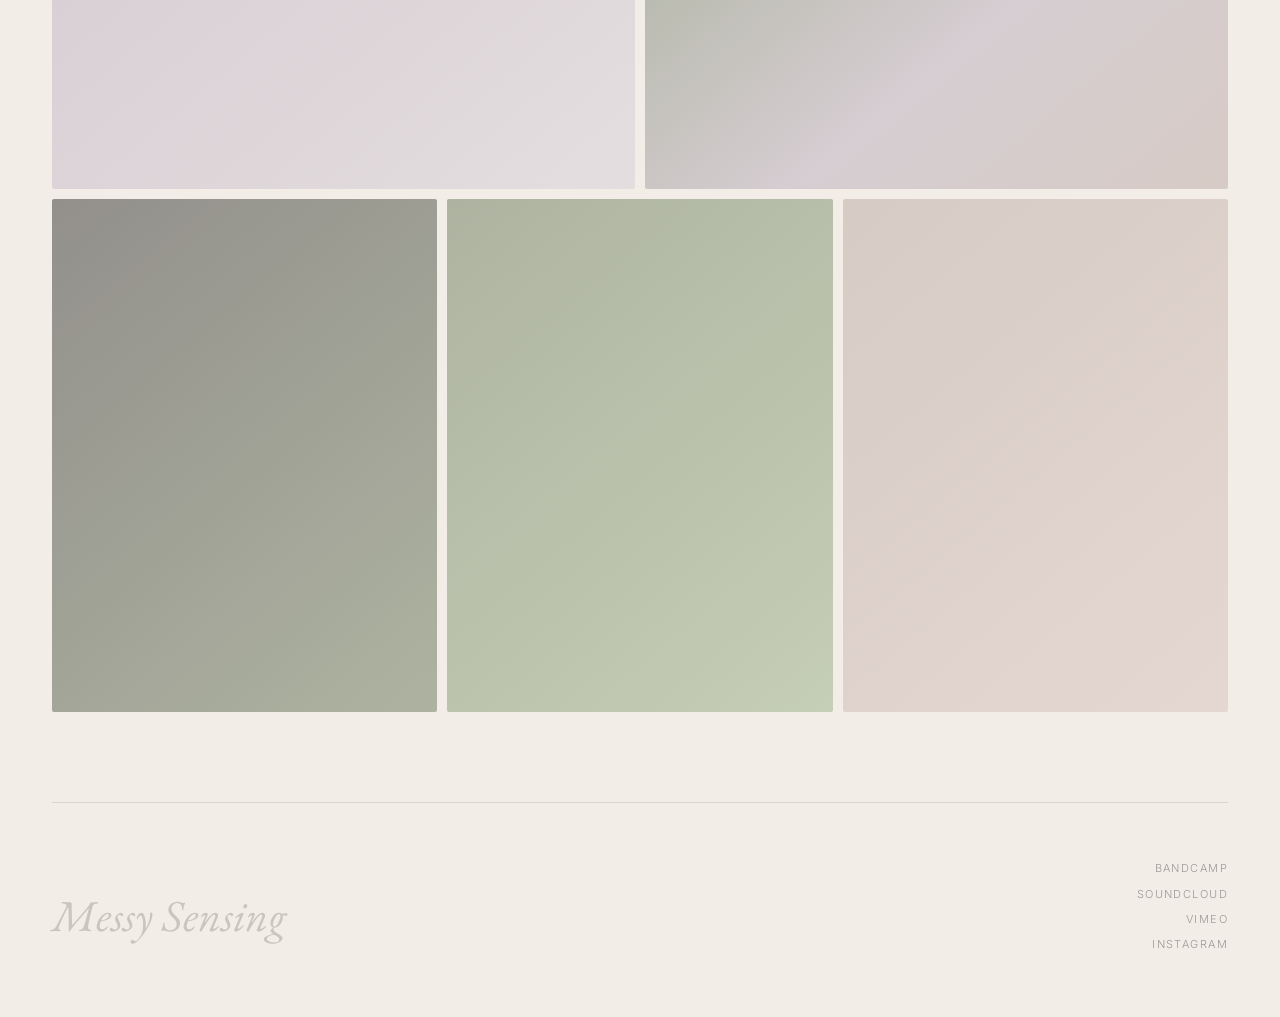
<file: soundwalks/index.html>
<!doctype html>
<html lang="en" data-theme="light">
<head>
<meta charset="utf-8">
<meta name="viewport" content="width=device-width, initial-scale=1">
<title>Soundwalks — Messy Sensing</title>
<meta name="description" content="Soundwalks: a practice of attentive listening while moving. Guided walks and listening scores along the Mur river and other sites, by Messy Sensing and collaborators.">
<meta property="og:type" content="website">
<meta property="og:site_name" content="Messy Sensing">
<meta property="og:title" content="Soundwalks — Messy Sensing">
<meta property="og:description" content="Soundwalks: a practice of attentive listening while moving. Guided walks and listening scores along the Mur river and other sites, by Messy Sensing and collaborators.">
<meta property="og:image" content="/og.jpg"><!-- TODO: make absolute (https://your-domain/og.jpg) once the domain is live -->
<link rel="icon" type="image/svg+xml" href="../svg/favicon.svg">
<script>(function(){var t=localStorage.getItem('ms-theme')||(matchMedia('(prefers-color-scheme: dark)').matches?'dark':'light');document.documentElement.dataset.theme=t;})();</script><link rel="preconnect" href="https://fonts.googleapis.com">
<link rel="preconnect" href="https://fonts.gstatic.com" crossorigin>
<link href="https://fonts.googleapis.com/css2?family=EB+Garamond:ital,wght@0,400;0,500;1,400;1,500&family=Inter:wght@300;400;500&display=swap" rel="stylesheet">
<link rel="stylesheet" href="../style.css">
<style>
.sw-page { position: relative; z-index: 1; padding-top: 140px; }
.sw-header { max-width: 1360px; margin: 0 auto; padding: 0 52px 72px; }
.sw-back {
  display: inline-block; font-size: 11px; letter-spacing: .16em;
  text-transform: uppercase; color: var(--fg); text-decoration: none;
  opacity: .38; transition: opacity 200ms; margin-bottom: 56px;
}
.sw-back::before { content: '← '; }
.sw-back:hover { opacity: 1; }
.sw-eyebrow {
  font-size: 10px; letter-spacing: .22em; text-transform: uppercase;
  opacity: .30; margin-bottom: 12px;
}
.sw-title {
  font-family: var(--serif); font-style: italic; font-weight: 400;
  font-size: clamp(44px, 7vw, 96px); line-height: .95; letter-spacing: -.01em;
  margin-bottom: 18px;
}
.sw-tags { display: flex; gap: 10px; flex-wrap: wrap; }
.sw-tag {
  font-size: 10px; letter-spacing: .12em; text-transform: uppercase;
  opacity: .40; border: 1px solid currentColor; border-radius: 100px; padding: 3px 11px;
}

.sw-content { max-width: 1360px; margin: 0 auto; padding: 0 52px 80px; }
.sw-lead {
  font-family: var(--serif);
  font-size: clamp(20px, 2.2vw, 28px);
  line-height: 1.45; max-width: 56ch; margin-bottom: 80px;
}
.sw-cols {
  display: grid; grid-template-columns: 1.4fr 1fr;
  gap: 80px; margin-bottom: 80px; align-items: start;
}
.sw-body { font-size: 15px; line-height: 1.72; }
.sw-body p + p { margin-top: 14px; }
.sw-detail { font-size: 13px; line-height: 1.8; opacity: .55; }
.sw-detail p + p { margin-top: 10px; }
.sw-detail strong { font-weight: 400; opacity: .75; }

.sw-section-label {
  display: block; font-size: 10px; letter-spacing: .22em; text-transform: uppercase;
  opacity: .38; margin: 80px 0 28px;
}

/* ---- scores ---- */
.scores-grid {
  display: grid; grid-template-columns: repeat(3, 1fr);
  gap: 20px; margin-bottom: 80px;
}
.score-item {}
.score-cover {
  width: 100%;
  aspect-ratio: 0.707;
  background: currentColor;
  opacity: .06;
  border-radius: 2px;
  display: block;
}
.score-info { margin-top: 10px; }
.score-title {
  font-family: var(--serif); font-style: italic;
  font-size: 15px; display: block; line-height: 1.3;
}
.score-byline {
  font-size: 9px; letter-spacing: .14em; text-transform: uppercase;
  opacity: .38; display: block; margin-top: 4px;
}

/* ---- related projects ---- */
.rel-grid {
  display: grid; grid-template-columns: repeat(3, 1fr);
  gap: 28px; margin-bottom: 80px;
}
.rel-card {
  text-decoration: none; color: var(--fg); display: block;
  opacity: .42; transition: opacity 200ms;
  border-top: 1px solid currentColor; padding-top: 18px;
}
.rel-card:hover { opacity: 1; }
.rel-n {
  font-size: 10px; letter-spacing: .20em; opacity: .5;
  display: block; margin-bottom: 8px;
}
.rel-title {
  font-family: var(--serif); font-style: italic;
  font-size: clamp(22px, 2.5vw, 32px); line-height: 1.1;
  display: block; margin-bottom: 10px;
}
.rel-note { font-size: 12px; line-height: 1.65; opacity: .8; }

/* ---- photos ---- */
.sw-photo-grid {
  display: grid; grid-template-columns: 1fr 1fr;
  gap: 10px; margin-bottom: 10px;
}
.sw-photo-grid-3 {
  display: grid; grid-template-columns: 1fr 1fr 1fr;
  gap: 10px; margin-bottom: 10px;
}

@media (max-width: 860px) {
  .sw-header, .sw-content { padding-left: 24px; padding-right: 24px; }
  .sw-cols { grid-template-columns: 1fr; gap: 32px; }
  .scores-grid { grid-template-columns: 1fr 1fr; }
  .rel-grid { grid-template-columns: 1fr; gap: 0; }
  .rel-card { border-top: none; border-bottom: 1px solid currentColor; padding-top: 0; padding-bottom: 18px; margin-bottom: 18px; }
  .sw-photo-grid-3 { grid-template-columns: 1fr 1fr; }
}
@media (max-width: 480px) {
  .scores-grid { grid-template-columns: 1fr; }
  .sw-photo-grid, .sw-photo-grid-3 { grid-template-columns: 1fr; }
}
</style>
</head>
<body>

<button class="theme-btn-fixed" id="theme-btn" aria-label="toggle light/dark">
  <svg class="theme-icon" viewBox="0 0 24 24" width="28" height="28" fill="none" aria-hidden="true">
    <defs><mask id="crescent-mask"><rect width="24" height="24" fill="white"/><circle class="cut-circle" r="6" fill="black"/></mask></defs>
    <g class="sun-rays" stroke="currentColor" stroke-width="1.4" stroke-linecap="round">
      <line x1="12" y1="2" x2="12" y2="4.5"/><line x1="12" y1="19.5" x2="12" y2="22"/>
      <line x1="2" y1="12" x2="4.5" y2="12"/><line x1="19.5" y1="12" x2="22" y2="12"/>
      <line x1="4.93" y1="4.93" x2="6.75" y2="6.75"/><line x1="17.25" y1="17.25" x2="19.07" y2="19.07"/>
      <line x1="19.07" y1="4.93" x2="17.25" y2="6.75"/><line x1="6.75" y1="17.25" x2="4.93" y2="19.07"/>
    </g>
    <circle class="sun-orb" cx="12" cy="12" r="4.5" fill="currentColor" mask="url(#crescent-mask)"/>
  </svg>
</button>

<nav id="nav">
  <a href="../" class="nav-logo" id="logo-link">
    <svg width="14" height="14" viewBox="0 0 16 16" fill="currentColor" aria-hidden="true"><circle cx="8" cy="8" r="3.5" opacity=".75"/><circle cx="8" cy="8" r="7" fill="none" stroke="currentColor" stroke-width=".8" opacity=".3"/></svg>
    <span>Messy Sensing</span>
  </a>
  <div class="nav-right">
    <ul class="nav-links">
      <li><a href="../work/">Work</a></li>
      <li><a href="../info.html#people">About</a></li>
      <li><a href="../info.html#archive">Archive</a></li>
    </ul>
  </div>
</nav>

<main class="sw-page">
  <div class="sw-header">
    <a href="../" class="sw-back">Map</a>
    <p class="sw-eyebrow">Practice</p>
    <h1 class="sw-title">Soundwalks</h1>
    <div class="sw-tags">
      <span class="sw-tag">Listening</span>
      <span class="sw-tag">Scores</span>
      <span class="sw-tag">Site-specific</span>
      <span class="sw-tag">Ongoing</span>
    </div>
  </div>

  <div class="sw-content">

    <p class="sw-lead">A practice of attentive listening while moving — guided walks through urban and natural environments where sound becomes both subject and method.</p>

    <div class="sw-cols">
      <div class="sw-body">
        <p>Soundwalks are a mode of fieldwork and a form of collective attention. Participants move through a site — a river, a street, an overgrown lot — guided by a score: a set of written or drawn instructions that prompt specific acts of listening. The score does not prescribe what to hear but shapes the conditions under which hearing happens.</p>
        <p>In our practice, soundwalks function as research tools, performance scores, and community exercises simultaneously. Each walk generates material — field recordings, written responses, embodied memories — that feeds back into other works: books, exhibitions, sound installations, and further scores.</p>
        <p>We have organised and participated in soundwalks along the Mur river in Graz, in industrial peripheries, on construction sites, and in forested corridors. The walks are often collaborative, drawing in other artists and practitioners who contribute their own score and their own way of listening.</p>
        <p>The score is not a fixed text but a proposition — a temporary reorientation of attention. It can be a single sentence: <em>Walk until the wind changes. Stop. Listen backwards.</em></p>
      </div>
      <div class="sw-detail">
        <p><strong>Practice since</strong><br>2023 – ongoing</p>
        <p><strong>Locations</strong><br>River Mur, Graz<br>Mura Valley, Slovenia / Austria<br>Various urban sites</p>
        <p><strong>Scores</strong><br>Chloé Ryo<br>Lain Iwakura<br>Eva Ursprung<br>Anton Tkachuk<br>Anna Jurkiewicz<br>Reza Kellner</p>
        <p><strong>Format</strong><br>Public walks, 60 – 90 min<br>Printed scores (A5, risograph)</p>
      </div>
    </div>

    <span class="sw-section-label">Scores</span>

    <div class="scores-grid">
      <div class="score-item">
        <span class="score-cover"></span>
        <div class="score-info">
          <span class="score-title">Mur River Drift</span>
          <span class="score-byline">Chloé Ryo — 2024</span>
        </div>
      </div>
      <div class="score-item">
        <span class="score-cover"></span>
        <div class="score-info">
          <span class="score-title">Letters to a Non-Human Listener</span>
          <span class="score-byline">Anna Jurkiewicz — 2024</span>
        </div>
      </div>
      <div class="score-item">
        <span class="score-cover"></span>
        <div class="score-info">
          <span class="score-title">Murmur Instructions</span>
          <span class="score-byline">Lain Iwakura — 2024</span>
        </div>
      </div>
      <div class="score-item">
        <span class="score-cover"></span>
        <div class="score-info">
          <span class="score-title">Walking Backwards Through Sound</span>
          <span class="score-byline">Eva Ursprung — 2024</span>
        </div>
      </div>
      <div class="score-item">
        <span class="score-cover"></span>
        <div class="score-info">
          <span class="score-title">Bridge Frequencies</span>
          <span class="score-byline">Anton Tkachuk — 2024</span>
        </div>
      </div>
      <div class="score-item">
        <span class="score-cover"></span>
        <div class="score-info">
          <span class="score-title">Sediment Score</span>
          <span class="score-byline">Reza Kellner — 2024</span>
        </div>
      </div>
    </div>

    <span class="sw-section-label">In these projects</span>

    <div class="rel-grid">
      <a href="../work/river-becoming/" class="rel-card">
        <span class="rel-n">02</span>
        <span class="rel-title">River Becoming</span>
        <p class="rel-note">Six public soundwalks along the Mur river in 2024, each led by a different artist with their own score. The walks became the primary research methodology of the project.</p>
      </a>
      <a href="../work/murky-voices/" class="rel-card">
        <span class="rel-n">03</span>
        <span class="rel-title">Murky Voices</span>
        <p class="rel-note">Artist book collecting all six River Becoming soundwalk scores alongside photographs, field recordings, and Anna Jurkiewicz's polyphonic poem. Published Graz, 2025.</p>
      </a>
      <a href="../work/voicing-places/" class="rel-card">
        <span class="rel-n">01</span>
        <span class="rel-title">Voicing Places</span>
        <p class="rel-note">Soundwalk as fieldwork — listening and recording as a way to understand how places are constructed through sound, voice, and memory.</p>
      </a>
    </div>

    <span class="sw-section-label">Documentation</span>

    <div class="sw-photo-grid-3" style="margin-bottom: 10px;">
      <div class="ph a43 c-sap"></div>
      <div class="ph a43 c-dark"></div>
      <div class="ph a43 c-rose"></div>
    </div>
    <div class="sw-photo-grid">
      <div class="ph a169 c-lav"></div>
      <div class="ph a169 c-mix"></div>
    </div>
    <div class="sw-photo-grid-3">
      <div class="ph a34 c-dark"></div>
      <div class="ph a34 c-sap"></div>
      <div class="ph a34 c-rose"></div>
    </div>

  </div>
</main>

<hr class="divider">
<footer>
  <span class="footer-title">Messy Sensing</span>
  <div class="footer-links">
    <a href="https://lakeurumia.bandcamp.com" target="_blank" rel="noopener">Bandcamp</a>
    <a href="https://soundcloud.com/lakeurumia" target="_blank" rel="noopener">SoundCloud</a>
    <a href="https://vimeo.com/lakeurumia" target="_blank" rel="noopener">Vimeo</a>
    <a href="https://instagram.com/messy_sensing" target="_blank" rel="noopener">Instagram</a>
  </div>
</footer>

<script src="../main.js"></script>
</body>
</html>
</file>
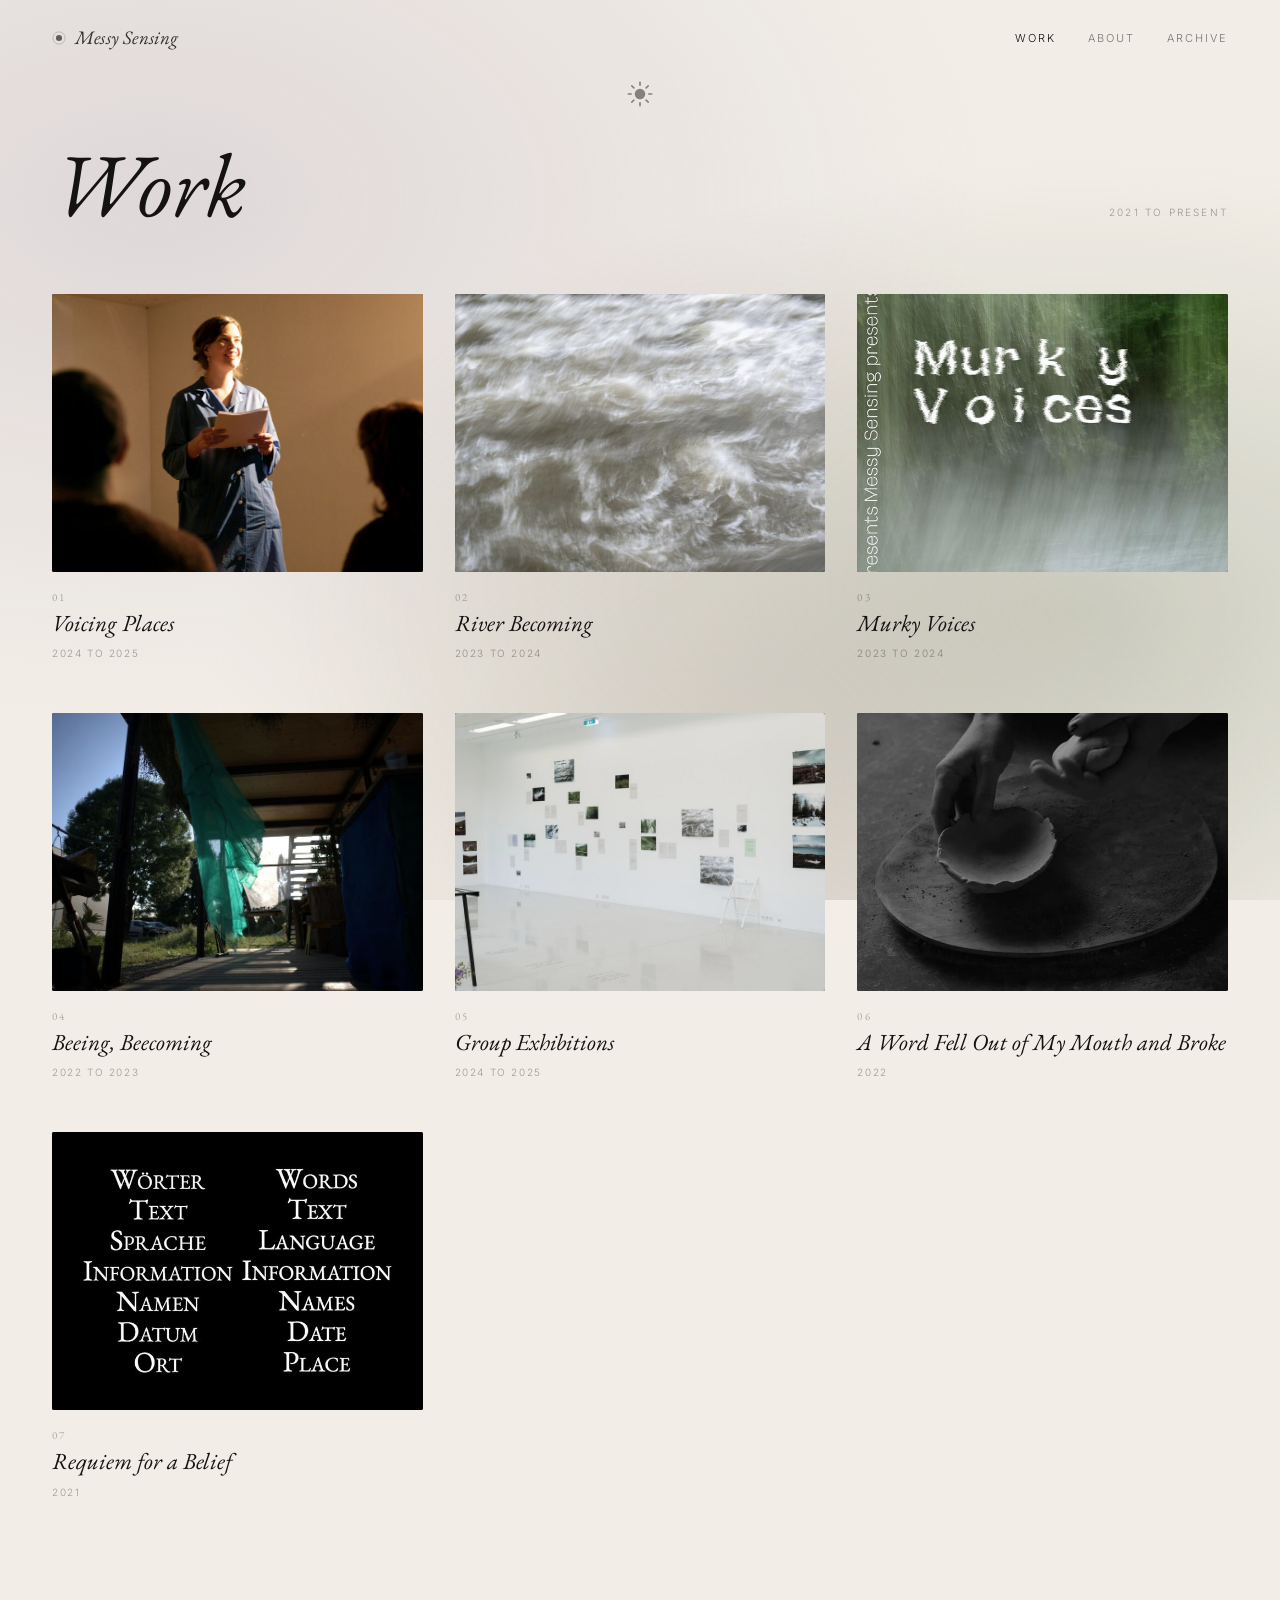
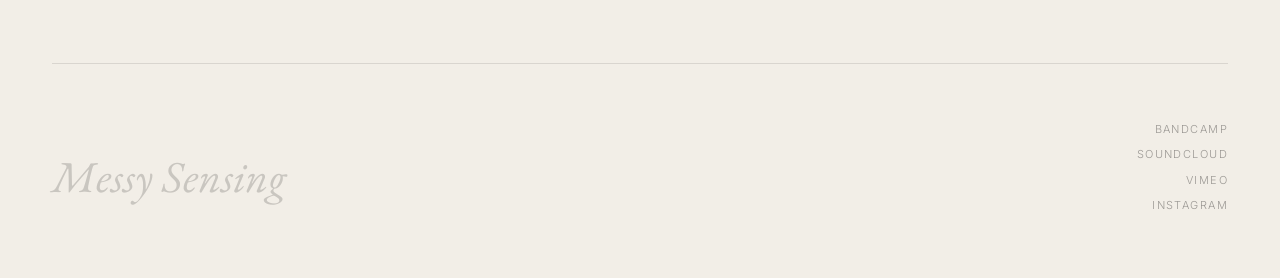
<file: work/index.html>
<!doctype html>
<html lang="en" data-theme="light">
<head>
<meta charset="utf-8">
<meta name="viewport" content="width=device-width, initial-scale=1">
<title>Work — Messy Sensing</title>
<meta name="description" content="Projects by Messy Sensing: Voicing Places, River Becoming, Murky Voices, Beeing Beecoming, A Word Fell Out of My Mouth and Broke, and Requiem for a Belief. Sound art, performance and photography since 2021.">
<meta property="og:type" content="website">
<meta property="og:site_name" content="Messy Sensing">
<meta property="og:title" content="Work — Messy Sensing">
<meta property="og:description" content="Projects by Messy Sensing: Voicing Places, River Becoming, Murky Voices, Beeing Beecoming, A Word Fell Out of My Mouth and Broke, and Requiem for a Belief. Sound art, performance and photography since 2021.">
<meta property="og:image" content="/og.jpg"><!-- TODO: make absolute (https://your-domain/og.jpg) once the domain is live -->
<link rel="icon" type="image/svg+xml" href="../svg/favicon.svg">
<script>(function(){var t=localStorage.getItem('ms-theme')||(matchMedia('(prefers-color-scheme: dark)').matches?'dark':'light');document.documentElement.dataset.theme=t;})();</script><link rel="preconnect" href="https://fonts.googleapis.com">
<link rel="preconnect" href="https://fonts.gstatic.com" crossorigin>
<link href="https://fonts.googleapis.com/css2?family=EB+Garamond:ital,wght@0,400;0,500;1,400;1,500&family=Inter:wght@300;400;500&display=swap" rel="stylesheet">
<link rel="stylesheet" href="../style.css">
<style>
.work-index {
  position: relative;
  z-index: 1;
  padding-top: 140px;
  padding-bottom: 80px;
}

.work-index-header {
  max-width: 1360px;
  margin: 0 auto;
  padding: 0 52px 64px;
  display: flex;
  justify-content: space-between;
  align-items: baseline;
}

.work-index-title {
  font-family: var(--serif);
  font-style: italic;
  font-weight: 400;
  font-size: clamp(52px, 7vw, 96px);
  line-height: 1;
}

.work-grid {
  max-width: 1360px;
  margin: 0 auto;
  padding: 0 52px;
  display: grid;
  grid-template-columns: repeat(3, 1fr);
  gap: 48px 32px;
}

.work-card {
  display: block;
  text-decoration: none;
  color: var(--fg);
}

.work-card-img {
  aspect-ratio: 4/3;
  width: 100%;
  overflow: hidden;
  border-radius: 2px;
  background: var(--fg);
  opacity: .07;
  transition: opacity 400ms;
}
.work-card:hover .work-card-img { opacity: .13; }

.work-card-img.has-img {
  opacity: 1;
}
.work-card:hover .work-card-img.has-img { opacity: 1; }

.work-card-img img {
  width: 100%;
  height: 100%;
  object-fit: cover;
  display: block;
  filter: saturate(.8);
  transition: transform 500ms, filter 500ms;
}
.work-card:hover .work-card-img img { transform: scale(1.03); filter: saturate(1); }

.work-card-info { padding: 16px 0 0; }

.work-card-n {
  font-family: var(--serif);
  font-size: 11px;
  letter-spacing: .2em;
  opacity: .3;
  display: block;
  margin-bottom: 5px;
}

.work-card-title {
  font-family: var(--serif);
  font-style: italic;
  font-weight: 400;
  font-size: clamp(18px, 1.8vw, 26px);
  line-height: 1.1;
  margin-bottom: 4px;
}

.work-card-year {
  font-size: 10px;
  letter-spacing: .16em;
  text-transform: uppercase;
  opacity: .38;
}

@media (max-width: 860px) {
  .work-index-header { padding-left: 24px; padding-right: 24px; padding-bottom: 40px; }
  .work-grid { padding-left: 24px; padding-right: 24px; grid-template-columns: repeat(2, 1fr); gap: 36px 20px; }
}
@media (max-width: 480px) {
  .work-grid { grid-template-columns: 1fr; }
}
</style>
</head>
<body>

<button class="theme-btn-fixed" id="theme-btn" aria-label="toggle light/dark">
  <svg class="theme-icon" viewBox="0 0 24 24" width="28" height="28" fill="none" aria-hidden="true">
    <defs>
      <mask id="crescent-mask">
        <rect width="24" height="24" fill="white"/>
        <circle class="cut-circle" r="6" fill="black"/>
      </mask>
    </defs>
    <g class="sun-rays" stroke="currentColor" stroke-width="1.4" stroke-linecap="round">
      <line x1="12" y1="2"    x2="12" y2="4.5"/>
      <line x1="12" y1="19.5" x2="12" y2="22"/>
      <line x1="2"  y1="12"   x2="4.5" y2="12"/>
      <line x1="19.5" y1="12" x2="22" y2="12"/>
      <line x1="4.93" y1="4.93"   x2="6.75" y2="6.75"/>
      <line x1="17.25" y1="17.25" x2="19.07" y2="19.07"/>
      <line x1="19.07" y1="4.93"  x2="17.25" y2="6.75"/>
      <line x1="6.75"  y1="17.25" x2="4.93"  y2="19.07"/>
    </g>
    <circle class="sun-orb" cx="12" cy="12" r="4.5" fill="currentColor" mask="url(#crescent-mask)"/>
  </svg>
</button>

<nav id="nav">
  <a href="../" class="nav-logo" id="logo-link">
    <svg width="14" height="14" viewBox="0 0 16 16" fill="currentColor" aria-hidden="true"><circle cx="8" cy="8" r="3.5" opacity=".75"/><circle cx="8" cy="8" r="7" fill="none" stroke="currentColor" stroke-width=".8" opacity=".3"/></svg>
    <span>Messy Sensing</span>
  </a>
  <div class="nav-right">
    <ul class="nav-links">
      <li><a href="./" class="active">Work</a></li>
      <li><a href="../info.html#people">About</a></li>
      <li><a href="../info.html#archive">Archive</a></li>
    </ul>
  </div>
</nav>

<main class="work-index">
  <div class="work-index-header">
    <h1 class="work-index-title">Work</h1>
    <span class="section-label">2021 to present</span>
  </div>

  <div class="work-grid">

    <a href="voicing-places/" class="work-card">
      <div class="work-card-img has-img">
        <img src="voicing-places/images/thumb.jpg" alt="Voicing Places" width="900" height="675" loading="lazy" decoding="async">
      </div>
      <div class="work-card-info">
        <span class="work-card-n">01</span>
        <h2 class="work-card-title">Voicing Places</h2>
        <span class="work-card-year">2024 to 2025</span>
      </div>
    </a>

    <a href="river-becoming/" class="work-card">
      <div class="work-card-img has-img">
        <img src="river-becoming/Images/thumb.jpg" alt="River Becoming" width="900" height="600" loading="lazy" decoding="async">
      </div>
      <div class="work-card-info">
        <span class="work-card-n">02</span>
        <h2 class="work-card-title">River Becoming</h2>
        <span class="work-card-year">2023 to 2024</span>
      </div>
    </a>

    <a href="murky-voices/" class="work-card">
      <div class="work-card-img has-img">
        <img src="murky-voices/images/thumb.jpg" alt="Murky Voices" width="639" height="900" loading="lazy" decoding="async">
      </div>
      <div class="work-card-info">
        <span class="work-card-n">03</span>
        <h2 class="work-card-title">Murky Voices</h2>
        <span class="work-card-year">2023 to 2024</span>
      </div>
    </a>

    <a href="beeing-beecoming/" class="work-card">
      <div class="work-card-img has-img">
        <img src="beeing-beecoming/images/thumb.jpg" alt="Beeing, Beecoming" width="900" height="601" loading="lazy" decoding="async">
      </div>
      <div class="work-card-info">
        <span class="work-card-n">04</span>
        <h2 class="work-card-title">Beeing, Beecoming</h2>
        <span class="work-card-year">2022 to 2023</span>
      </div>
    </a>

    <a href="group-exhibitions/" class="work-card">
      <div class="work-card-img has-img">
        <img src="group-exhibitions/images/thumb.jpg" alt="Group Exhibitions" width="900" height="600" loading="lazy" decoding="async">
      </div>
      <div class="work-card-info">
        <span class="work-card-n">05</span>
        <h2 class="work-card-title">Group Exhibitions</h2>
        <span class="work-card-year">2024 to 2025</span>
      </div>
    </a>

    <a href="a-word-fell-out/" class="work-card">
      <div class="work-card-img has-img">
        <img src="a-word-fell-out/images/thumb.jpg" alt="A Word Fell Out of My Mouth and Broke" width="900" height="506" loading="lazy" decoding="async">
      </div>
      <div class="work-card-info">
        <span class="work-card-n">06</span>
        <h2 class="work-card-title">A Word Fell Out of My Mouth and Broke</h2>
        <span class="work-card-year">2022</span>
      </div>
    </a>

    <a href="requiem-for-a-belief/" class="work-card">
      <div class="work-card-img has-img">
        <img src="requiem-for-a-belief/images/thumb.jpg" alt="Requiem for a Belief" width="900" height="506" loading="lazy" decoding="async">
      </div>
      <div class="work-card-info">
        <span class="work-card-n">07</span>
        <h2 class="work-card-title">Requiem for a Belief</h2>
        <span class="work-card-year">2021</span>
      </div>
    </a>

  </div>
</main>

<hr class="divider" style="margin-top: 80px;">

<footer>
  <span class="footer-title">Messy Sensing</span>
  <div class="footer-links">
    <a href="https://lakeurumia.bandcamp.com" target="_blank" rel="noopener">Bandcamp</a>
    <a href="https://soundcloud.com/lakeurumia" target="_blank" rel="noopener">SoundCloud</a>
    <a href="https://vimeo.com/lakeurumia" target="_blank" rel="noopener">Vimeo</a>
    <a href="https://instagram.com/messy_sensing" target="_blank" rel="noopener">Instagram</a>
  </div>
</footer>

<script src="../main.js"></script>
</body>
</html>
</file>
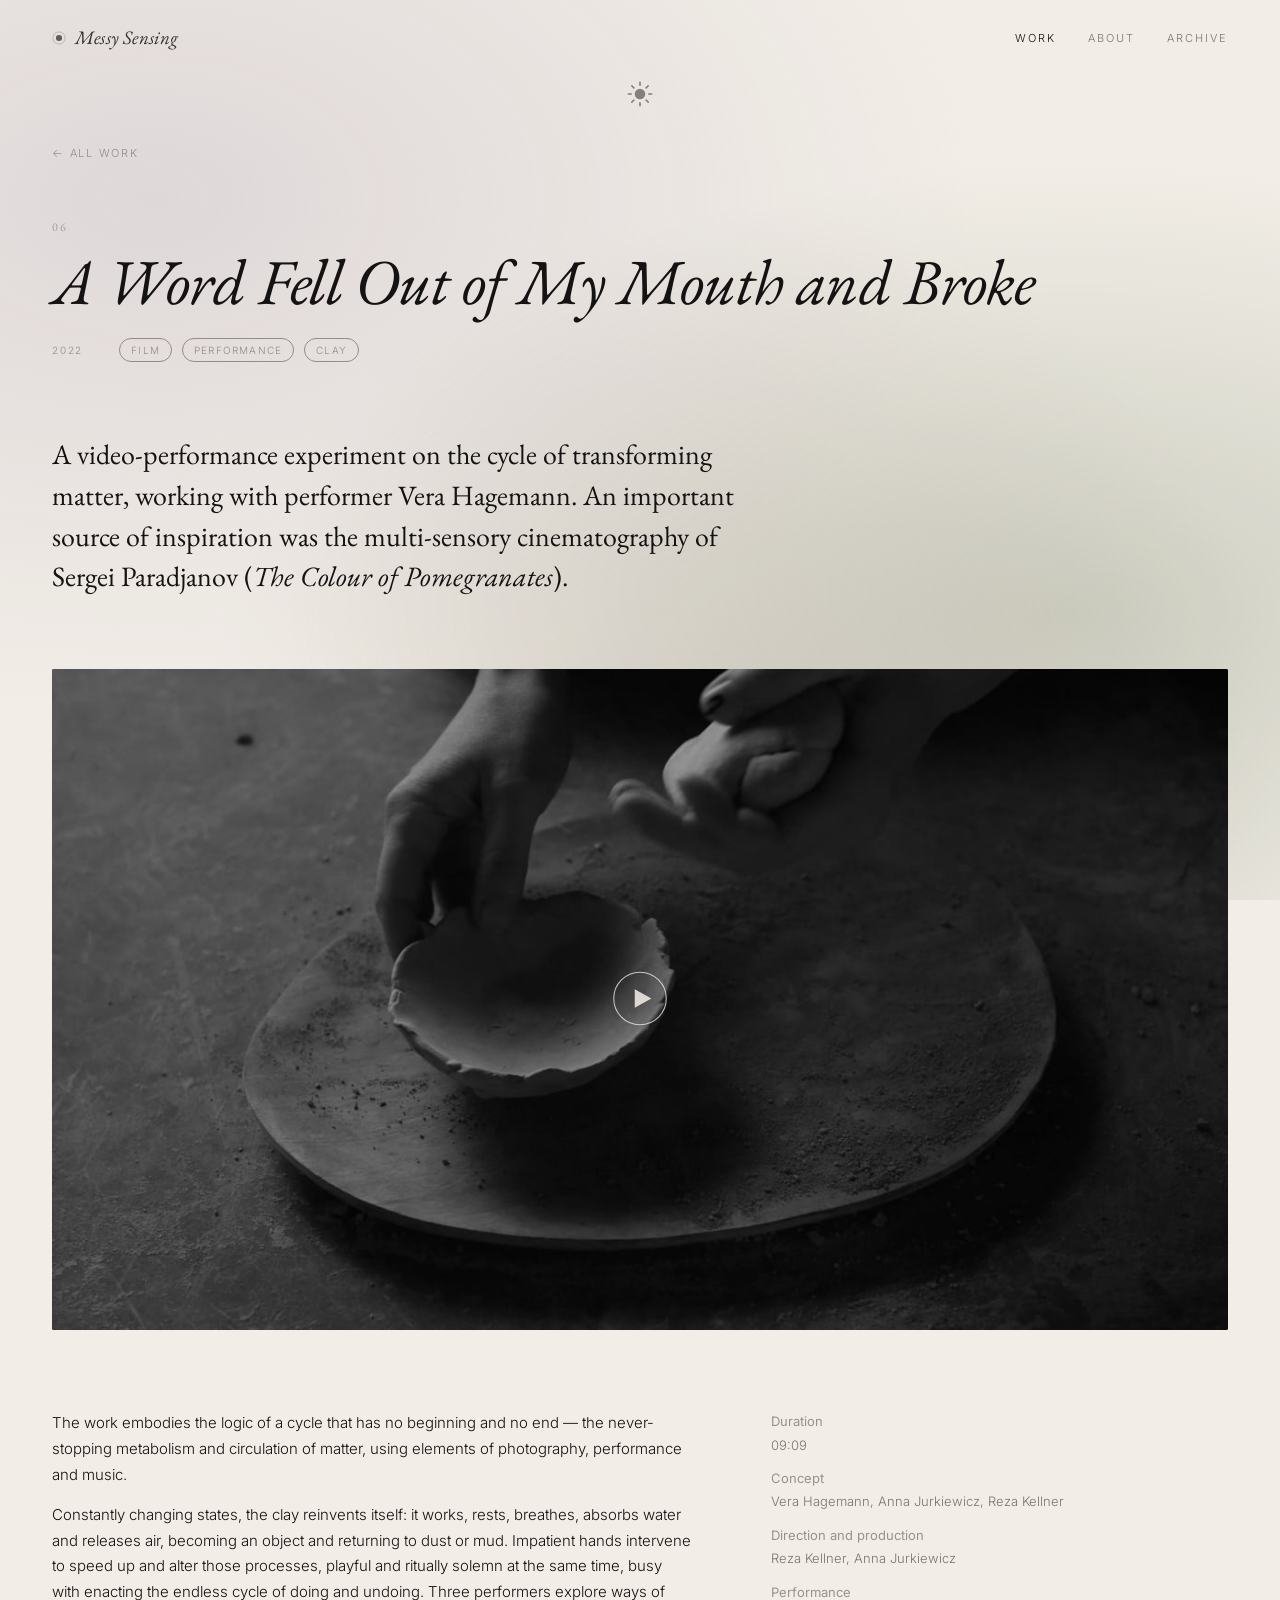
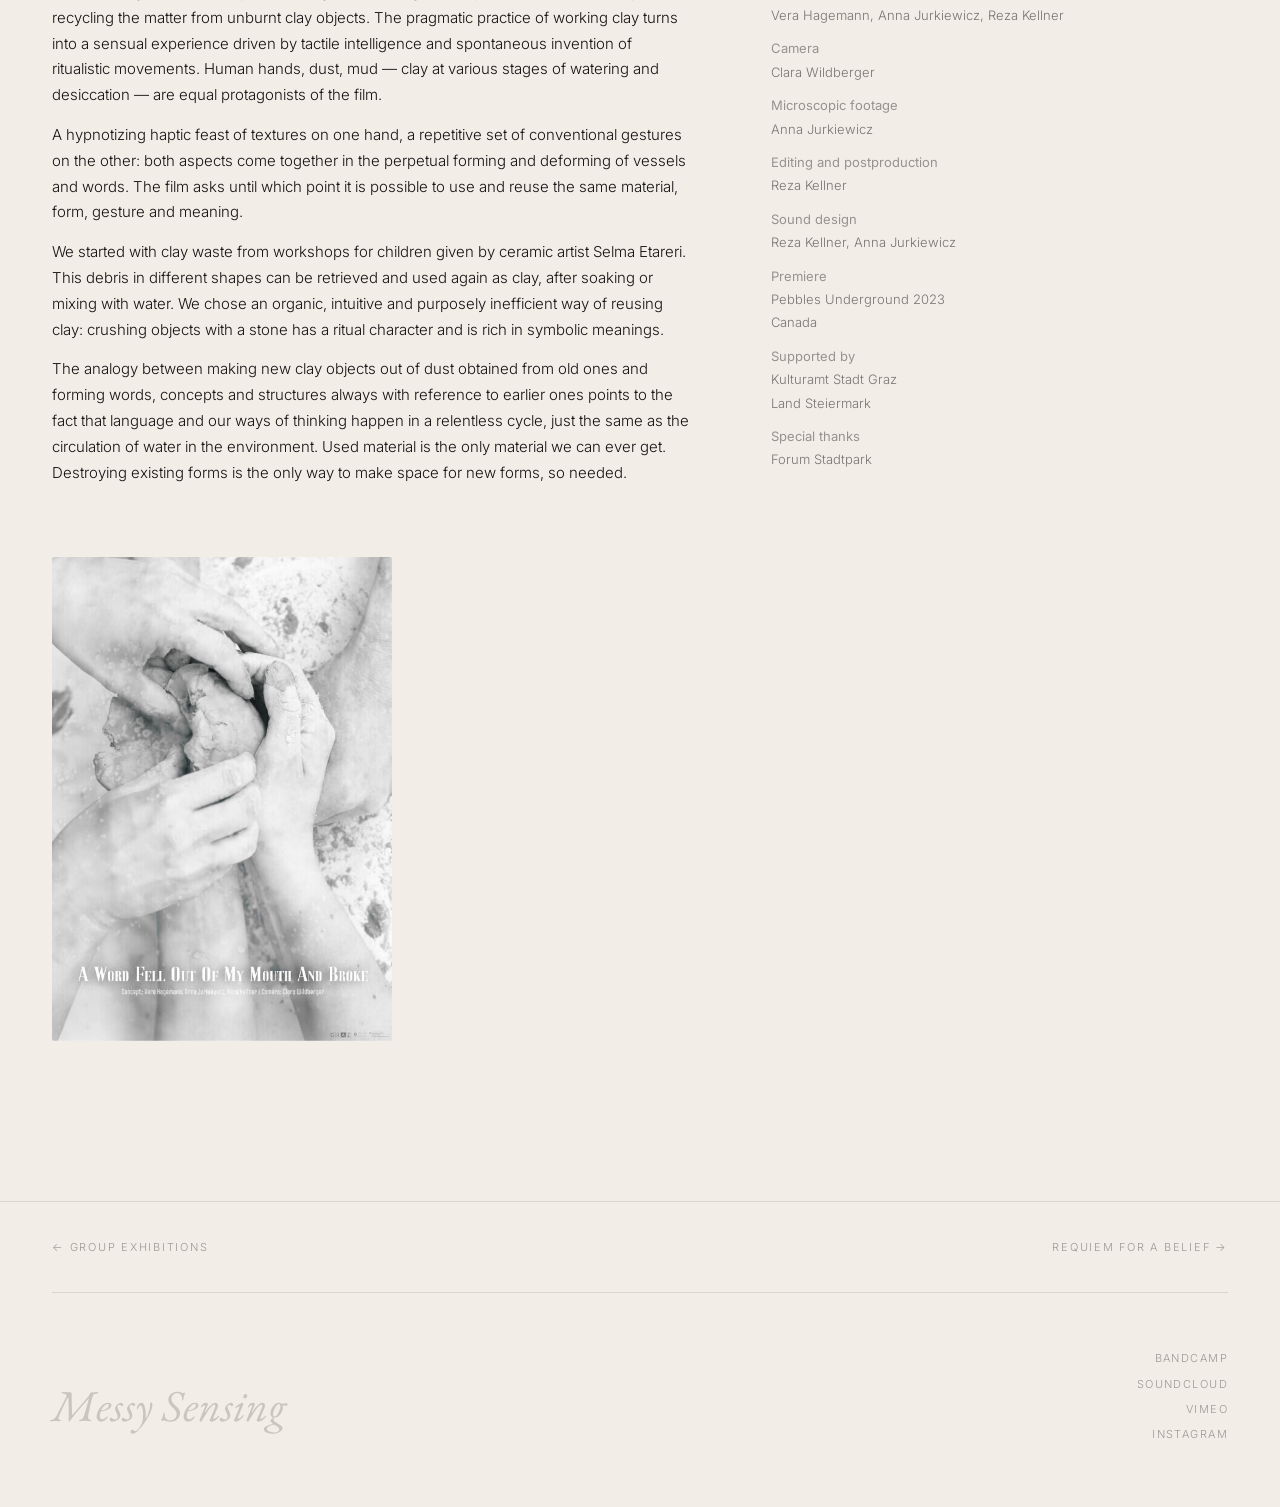
<file: work/a-word-fell-out/index.html>
<!doctype html>
<html lang="en" data-theme="light">
<head>
<meta charset="utf-8">
<meta name="viewport" content="width=device-width, initial-scale=1">
<title>A Word Fell Out of My Mouth and Broke — Messy Sensing</title>
<meta name="description" content="A Word Fell Out of My Mouth and Broke (2022): a video performance on the cycle of transforming matter, made with performer Vera Hagemann. Clay, hands, dust and ritual.">
<meta property="og:type" content="website">
<meta property="og:site_name" content="Messy Sensing">
<meta property="og:title" content="A Word Fell Out of My Mouth and Broke — Messy Sensing">
<meta property="og:description" content="A Word Fell Out of My Mouth and Broke (2022): a video performance on the cycle of transforming matter, made with performer Vera Hagemann. Clay, hands, dust and ritual.">
<meta property="og:image" content="/og.jpg"><!-- TODO: make absolute (https://your-domain/og.jpg) once the domain is live -->
<link rel="icon" type="image/svg+xml" href="../../svg/favicon.svg">
<script>(function(){var t=localStorage.getItem('ms-theme')||(matchMedia('(prefers-color-scheme: dark)').matches?'dark':'light');document.documentElement.dataset.theme=t;})();</script><link rel="preconnect" href="https://fonts.googleapis.com">
<link rel="preconnect" href="https://fonts.gstatic.com" crossorigin>
<link href="https://fonts.googleapis.com/css2?family=EB+Garamond:ital,wght@0,400;0,500;1,400;1,500&family=Inter:wght@300;400;500&display=swap" rel="stylesheet">
<link rel="stylesheet" href="../../style.css">
<style>
.project-page { position: relative; z-index: 1; padding-top: 140px; }
.project-header { max-width: 1360px; margin: 0 auto; padding: 0 52px 72px; }
.project-back { display: inline-block; font-size: 11px; letter-spacing: .16em; text-transform: uppercase; color: var(--fg); text-decoration: none; opacity: .38; transition: opacity 200ms; margin-bottom: 56px; }
.project-back::before { content: '← '; }
.project-back:hover { opacity: 1; }
.project-n { font-family: var(--serif); font-size: 12px; letter-spacing: .2em; opacity: .3; margin-bottom: 12px; }
.project-page-title { font-family: var(--serif); font-style: italic; font-weight: 400; font-size: clamp(34px, 5vw, 76px); line-height: 1.0; letter-spacing: -.01em; margin-bottom: 24px; }
.project-meta-row { display: flex; gap: 36px; align-items: center; flex-wrap: wrap; }
.project-page-year { font-size: 10px; letter-spacing: .18em; text-transform: uppercase; opacity: .4; }
.project-tags { display: flex; gap: 10px; flex-wrap: wrap; }
.project-tag { font-size: 10px; letter-spacing: .12em; text-transform: uppercase; opacity: .4; border: 1px solid currentColor; border-radius: 100px; padding: 3px 11px; }
.project-content { max-width: 1360px; margin: 0 auto; padding: 0 52px 80px; }
.project-lead { font-family: var(--serif); font-size: clamp(20px, 2.2vw, 28px); line-height: 1.45; max-width: 56ch; margin-bottom: 72px; }
.project-text-cols { display: grid; grid-template-columns: 1.4fr 1fr; gap: 80px; margin-bottom: 72px; align-items: start; }
.project-text-body { font-size: 15px; line-height: 1.72; }
.project-text-body p + p { margin-top: 14px; }
.project-text-detail { font-size: 13px; line-height: 1.8; opacity: .55; }
.project-text-detail p + p { margin-top: 10px; }
.project-text-detail strong { font-weight: 400; opacity: .75; }
.project-section-label { display: block; font-size: 10px; letter-spacing: .22em; text-transform: uppercase; opacity: .38; margin: 72px 0 24px; }
.support-note { font-size: 11px; letter-spacing: .08em; opacity: .32; margin-top: 52px; line-height: 1.8; }
.project-nav-bar { max-width: 1360px; margin: 80px auto 0; padding: 36px 52px; border-top: 1px solid var(--rule); display: flex; justify-content: space-between; position: relative; z-index: 1; }
.project-nav-bar a { font-size: 11px; letter-spacing: .16em; text-transform: uppercase; color: var(--fg); text-decoration: none; opacity: .38; transition: opacity 200ms; }
.project-nav-bar a:hover { opacity: 1; }
.pn-next::after { content: ' →'; }
.pn-prev::before { content: '← '; }
@media (max-width: 860px) {
  .project-header, .project-content, .project-nav-bar { padding-left: 24px; padding-right: 24px; }
  .project-text-cols { grid-template-columns: 1fr; gap: 32px; }
}
</style>
</head>
<body>

<button class="theme-btn-fixed" id="theme-btn" aria-label="toggle light/dark">
  <svg class="theme-icon" viewBox="0 0 24 24" width="28" height="28" fill="none" aria-hidden="true">
    <defs><mask id="crescent-mask"><rect width="24" height="24" fill="white"/><circle class="cut-circle" r="6" fill="black"/></mask></defs>
    <g class="sun-rays" stroke="currentColor" stroke-width="1.4" stroke-linecap="round">
      <line x1="12" y1="2" x2="12" y2="4.5"/><line x1="12" y1="19.5" x2="12" y2="22"/>
      <line x1="2" y1="12" x2="4.5" y2="12"/><line x1="19.5" y1="12" x2="22" y2="12"/>
      <line x1="4.93" y1="4.93" x2="6.75" y2="6.75"/><line x1="17.25" y1="17.25" x2="19.07" y2="19.07"/>
      <line x1="19.07" y1="4.93" x2="17.25" y2="6.75"/><line x1="6.75" y1="17.25" x2="4.93" y2="19.07"/>
    </g>
    <circle class="sun-orb" cx="12" cy="12" r="4.5" fill="currentColor" mask="url(#crescent-mask)"/>
  </svg>
</button>

<nav id="nav">
  <a href="../../" class="nav-logo" id="logo-link">
    <svg width="14" height="14" viewBox="0 0 16 16" fill="currentColor" aria-hidden="true"><circle cx="8" cy="8" r="3.5" opacity=".75"/><circle cx="8" cy="8" r="7" fill="none" stroke="currentColor" stroke-width=".8" opacity=".3"/></svg>
    <span>Messy Sensing</span>
  </a>
  <div class="nav-right">
    <ul class="nav-links">
      <li><a href="../" class="active">Work</a></li>
      <li><a href="../../info.html#people">About</a></li>
      <li><a href="../../info.html#archive">Archive</a></li>
    </ul>
  </div>
</nav>

<main class="project-page">
  <div class="project-header">
    <a href="../" class="project-back">All work</a>
    <p class="project-n">06</p>
    <h1 class="project-page-title">A Word Fell Out of My Mouth and Broke</h1>
    <div class="project-meta-row">
      <span class="project-page-year">2022</span>
      <div class="project-tags">
        <span class="project-tag">Film</span>
        <span class="project-tag">Performance</span>
        <span class="project-tag">Clay</span>
      </div>
    </div>
  </div>

  <div class="project-content">

    <p class="project-lead">A video-performance experiment on the cycle of transforming matter, working with performer Vera Hagemann. An important source of inspiration was the multi-sensory cinematography of Sergei Paradjanov (<em>The Colour of Pomegranates</em>).</p>

    <div class="vimeo vimeo-f" style="margin-bottom: 80px;" data-src="https://player.vimeo.com/video/776383684?title=0&amp;byline=0&amp;portrait=0&amp;badge=0&amp;autopause=0&amp;player_id=0&amp;app_id=58479&autoplay=1" data-title="A Word Fell Out of My Mouth and Broke">
      <img src="../../posters/776383684.jpg" alt="" width="1280" height="720" loading="lazy" decoding="async">
      <button type="button" class="vimeo-play" aria-label="Play video: A Word Fell Out of My Mouth and Broke">
        <svg viewBox="0 0 64 64" width="56" height="56" fill="none" aria-hidden="true">
          <circle cx="32" cy="32" r="30" stroke="currentColor" stroke-width="1.2" opacity=".9"/>
          <path d="M26 21.5 45 32 26 42.5 Z" fill="currentColor"/>
        </svg>
      </button>
    </div>

    <div class="project-text-cols">
      <div class="project-text-body">
        <p>The work embodies the logic of a cycle that has no beginning and no end — the never-stopping metabolism and circulation of matter, using elements of photography, performance and music.</p>
        <p>Constantly changing states, the clay reinvents itself: it works, rests, breathes, absorbs water and releases air, becoming an object and returning to dust or mud. Impatient hands intervene to speed up and alter those processes, playful and ritually solemn at the same time, busy with enacting the endless cycle of doing and undoing. Three performers explore ways of recycling the matter from unburnt clay objects. The pragmatic practice of working clay turns into a sensual experience driven by tactile intelligence and spontaneous invention of ritualistic movements. Human hands, dust, mud — clay at various stages of watering and desiccation — are equal protagonists of the film.</p>
        <p>A hypnotizing haptic feast of textures on one hand, a repetitive set of conventional gestures on the other: both aspects come together in the perpetual forming and deforming of vessels and words. The film asks until which point it is possible to use and reuse the same material, form, gesture and meaning.</p>
        <p>We started with clay waste from workshops for children given by ceramic artist Selma Etareri. This debris in different shapes can be retrieved and used again as clay, after soaking or mixing with water. We chose an organic, intuitive and purposely inefficient way of reusing clay: crushing objects with a stone has a ritual character and is rich in symbolic meanings.</p>
        <p>The analogy between making new clay objects out of dust obtained from old ones and forming words, concepts and structures always with reference to earlier ones points to the fact that language and our ways of thinking happen in a relentless cycle, just the same as the circulation of water in the environment. Used material is the only material we can ever get. Destroying existing forms is the only way to make space for new forms, so needed.</p>
      </div>
      <div class="project-text-detail">
        <p><strong>Duration</strong><br>09:09</p>
        <p><strong>Concept</strong><br>Vera Hagemann, Anna Jurkiewicz, Reza Kellner</p>
        <p><strong>Direction and production</strong><br>Reza Kellner, Anna Jurkiewicz</p>
        <p><strong>Performance</strong><br>Vera Hagemann, Anna Jurkiewicz, Reza Kellner</p>
        <p><strong>Camera</strong><br>Clara Wildberger</p>
        <p><strong>Microscopic footage</strong><br>Anna Jurkiewicz</p>
        <p><strong>Editing and postproduction</strong><br>Reza Kellner</p>
        <p><strong>Sound design</strong><br>Reza Kellner, Anna Jurkiewicz</p>
        <p><strong>Premiere</strong><br>Pebbles Underground 2023<br>Canada</p>
        <p><strong>Supported by</strong><br>Kulturamt Stadt Graz<br>Land Steiermark</p>
        <p><strong>Special thanks</strong><br>Forum Stadtpark</p>
      </div>
    </div>

    <img width="558" height="794" loading="lazy" decoding="async" srcset="images/d01632652e-poster-800.jpg 558w, images/d01632652e-poster.jpg 558w" sizes="(max-width: 412px) calc(100vw - 48px), 340px" src="images/d01632652e-poster.jpg"
      alt="A Word Fell Out of My Mouth and Broke — poster"
      style="display:block; width:100%; max-width:340px; border-radius:2px; margin-top:52px;">

  </div>
</main>

<nav class="project-nav-bar" aria-label="project navigation">
  <a href="../group-exhibitions/" class="pn-prev">Group Exhibitions</a>
  <a href="../requiem-for-a-belief/" class="pn-next">Requiem for a Belief</a>
</nav>

<hr class="divider">
<footer>
  <span class="footer-title">Messy Sensing</span>
  <div class="footer-links">
    <a href="https://lakeurumia.bandcamp.com" target="_blank" rel="noopener">Bandcamp</a>
    <a href="https://soundcloud.com/lakeurumia" target="_blank" rel="noopener">SoundCloud</a>
    <a href="https://vimeo.com/lakeurumia" target="_blank" rel="noopener">Vimeo</a>
    <a href="https://instagram.com/lakeurumia" target="_blank" rel="noopener">Instagram</a>
  </div>
</footer>

<script src="../../main.js"></script>
</body>
</html>
</file>
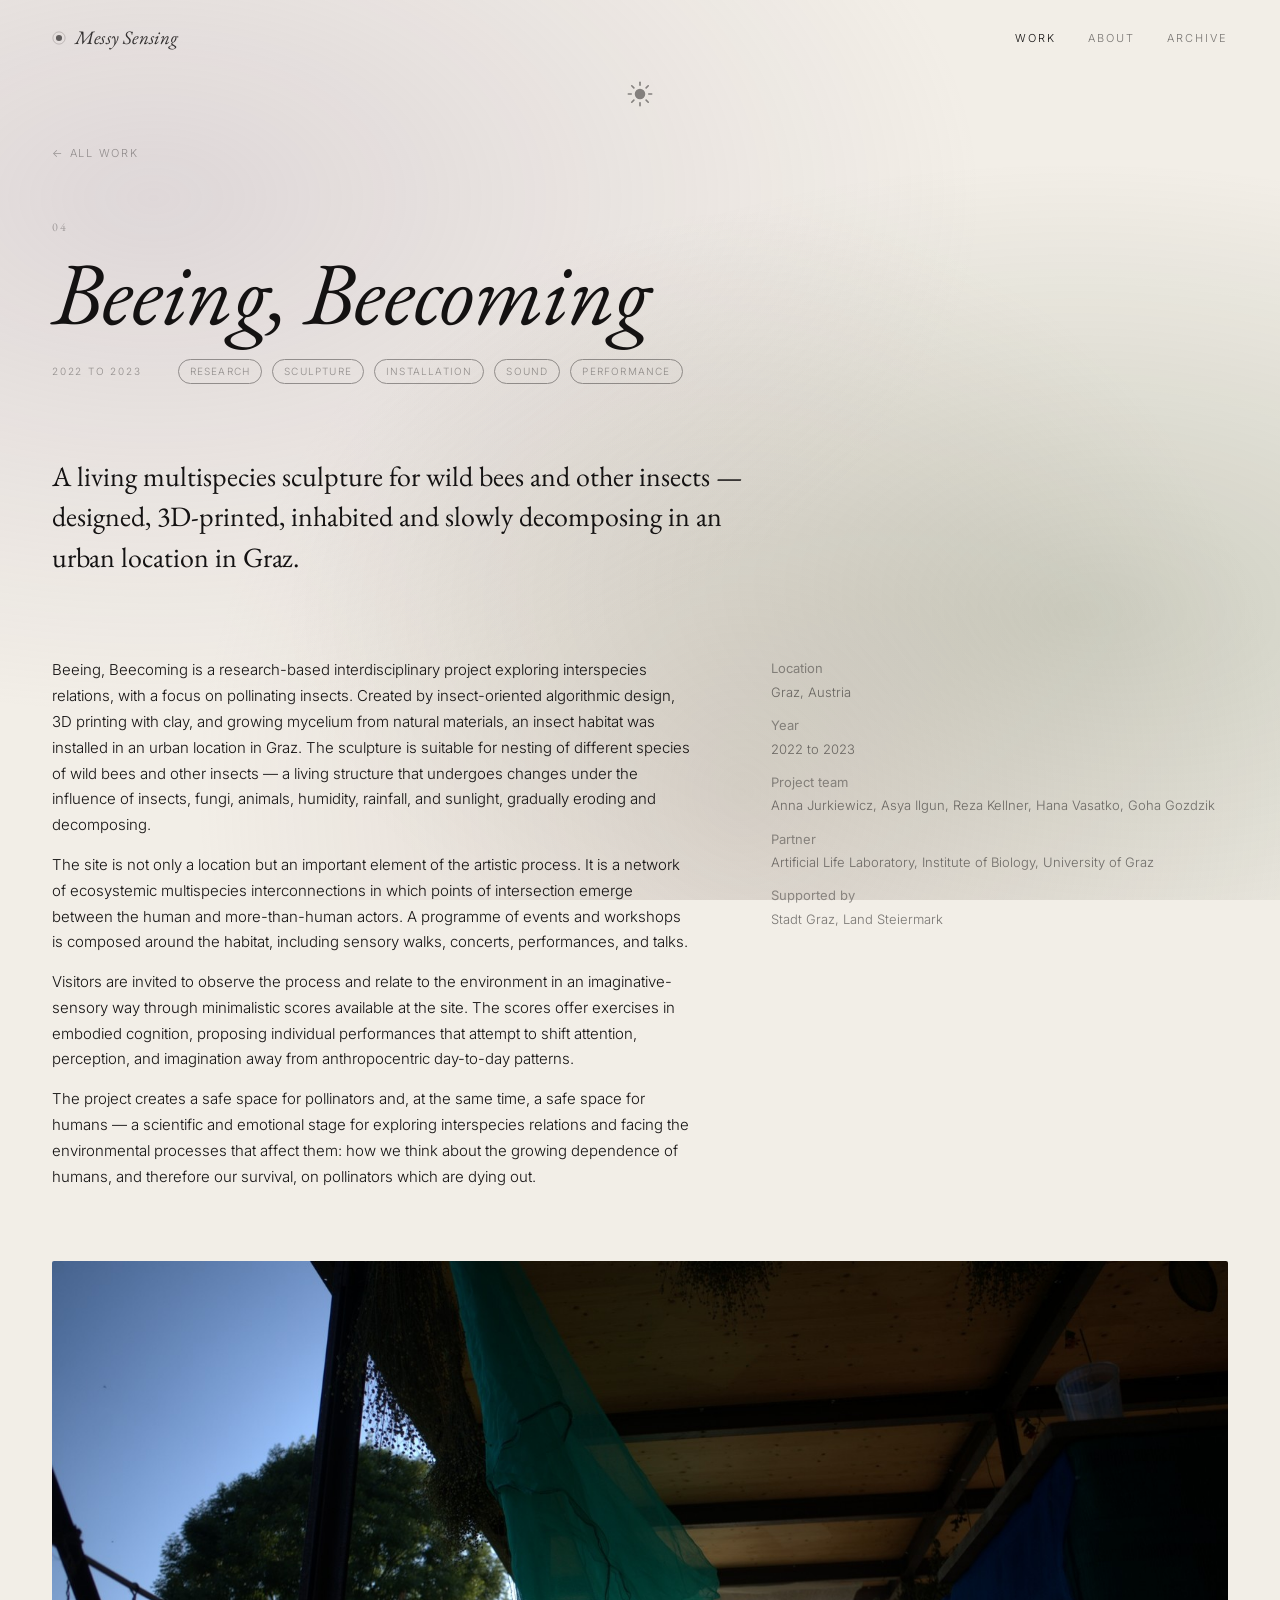
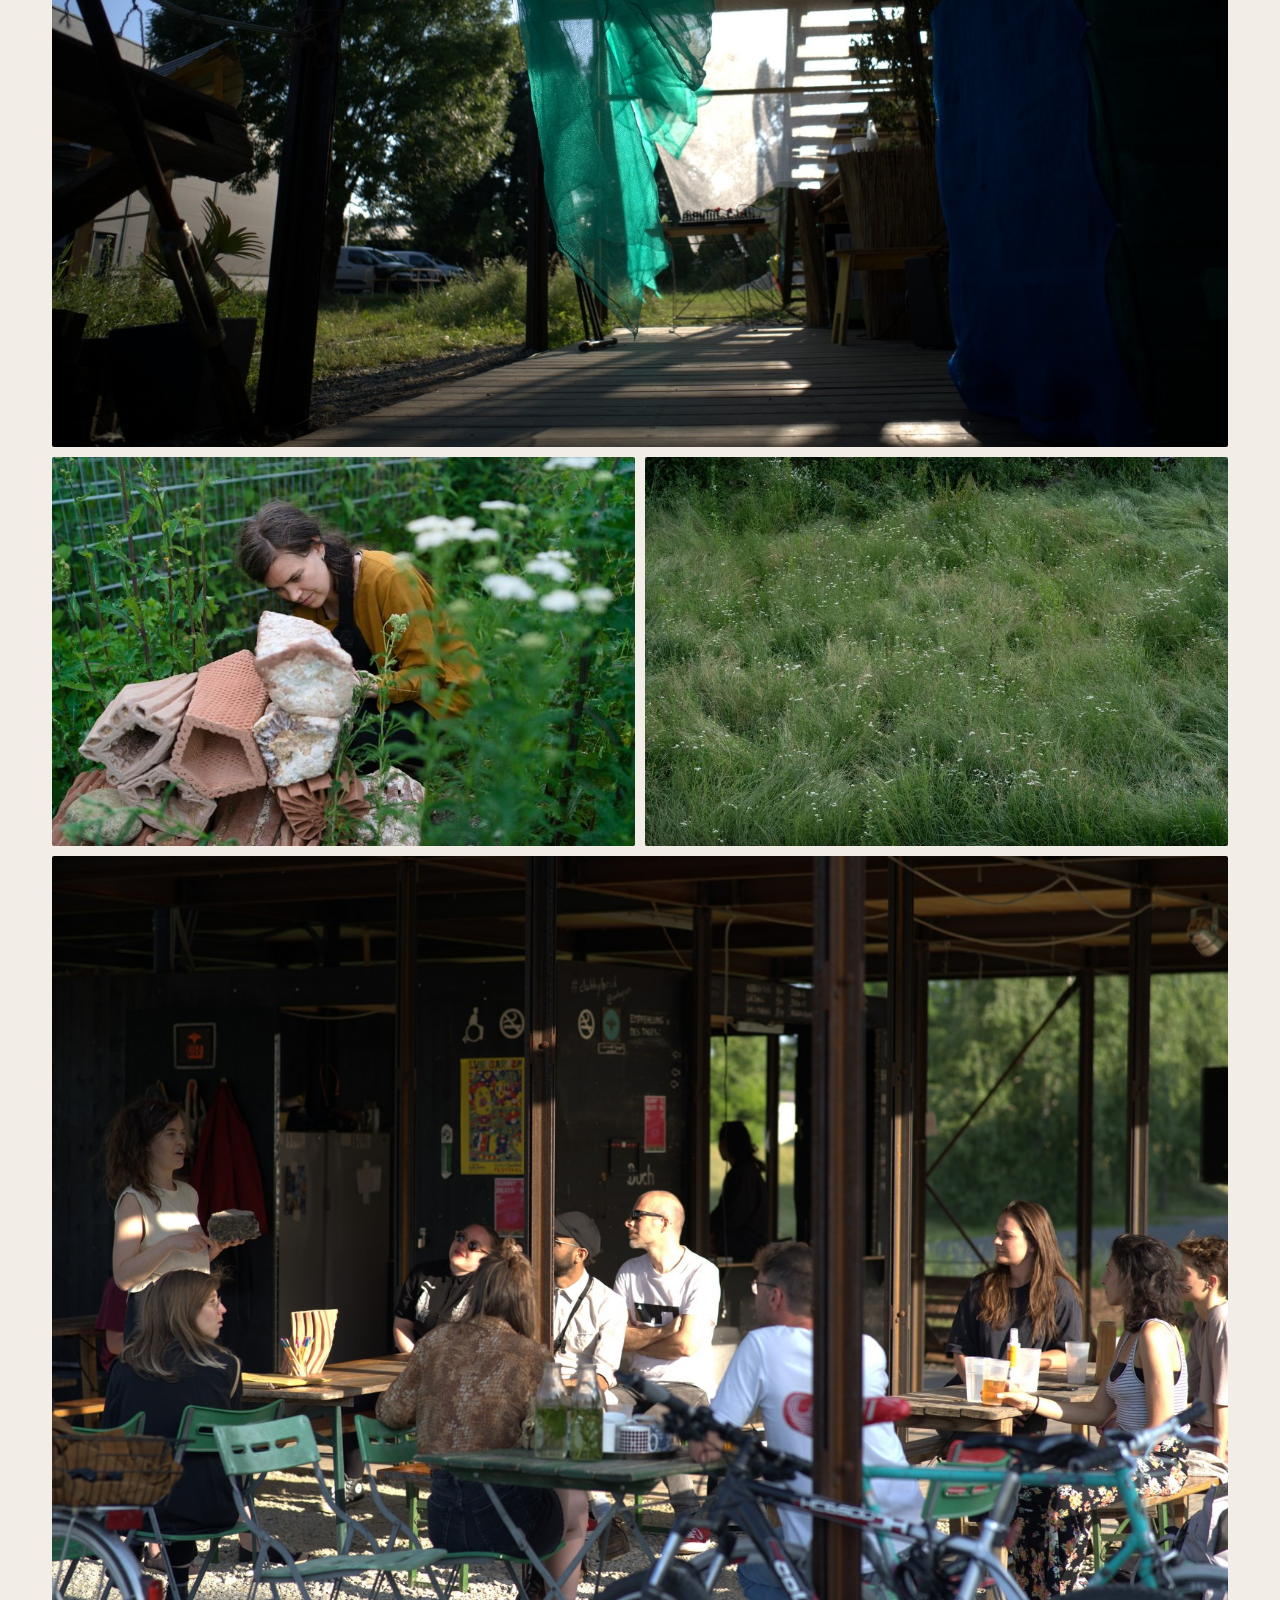
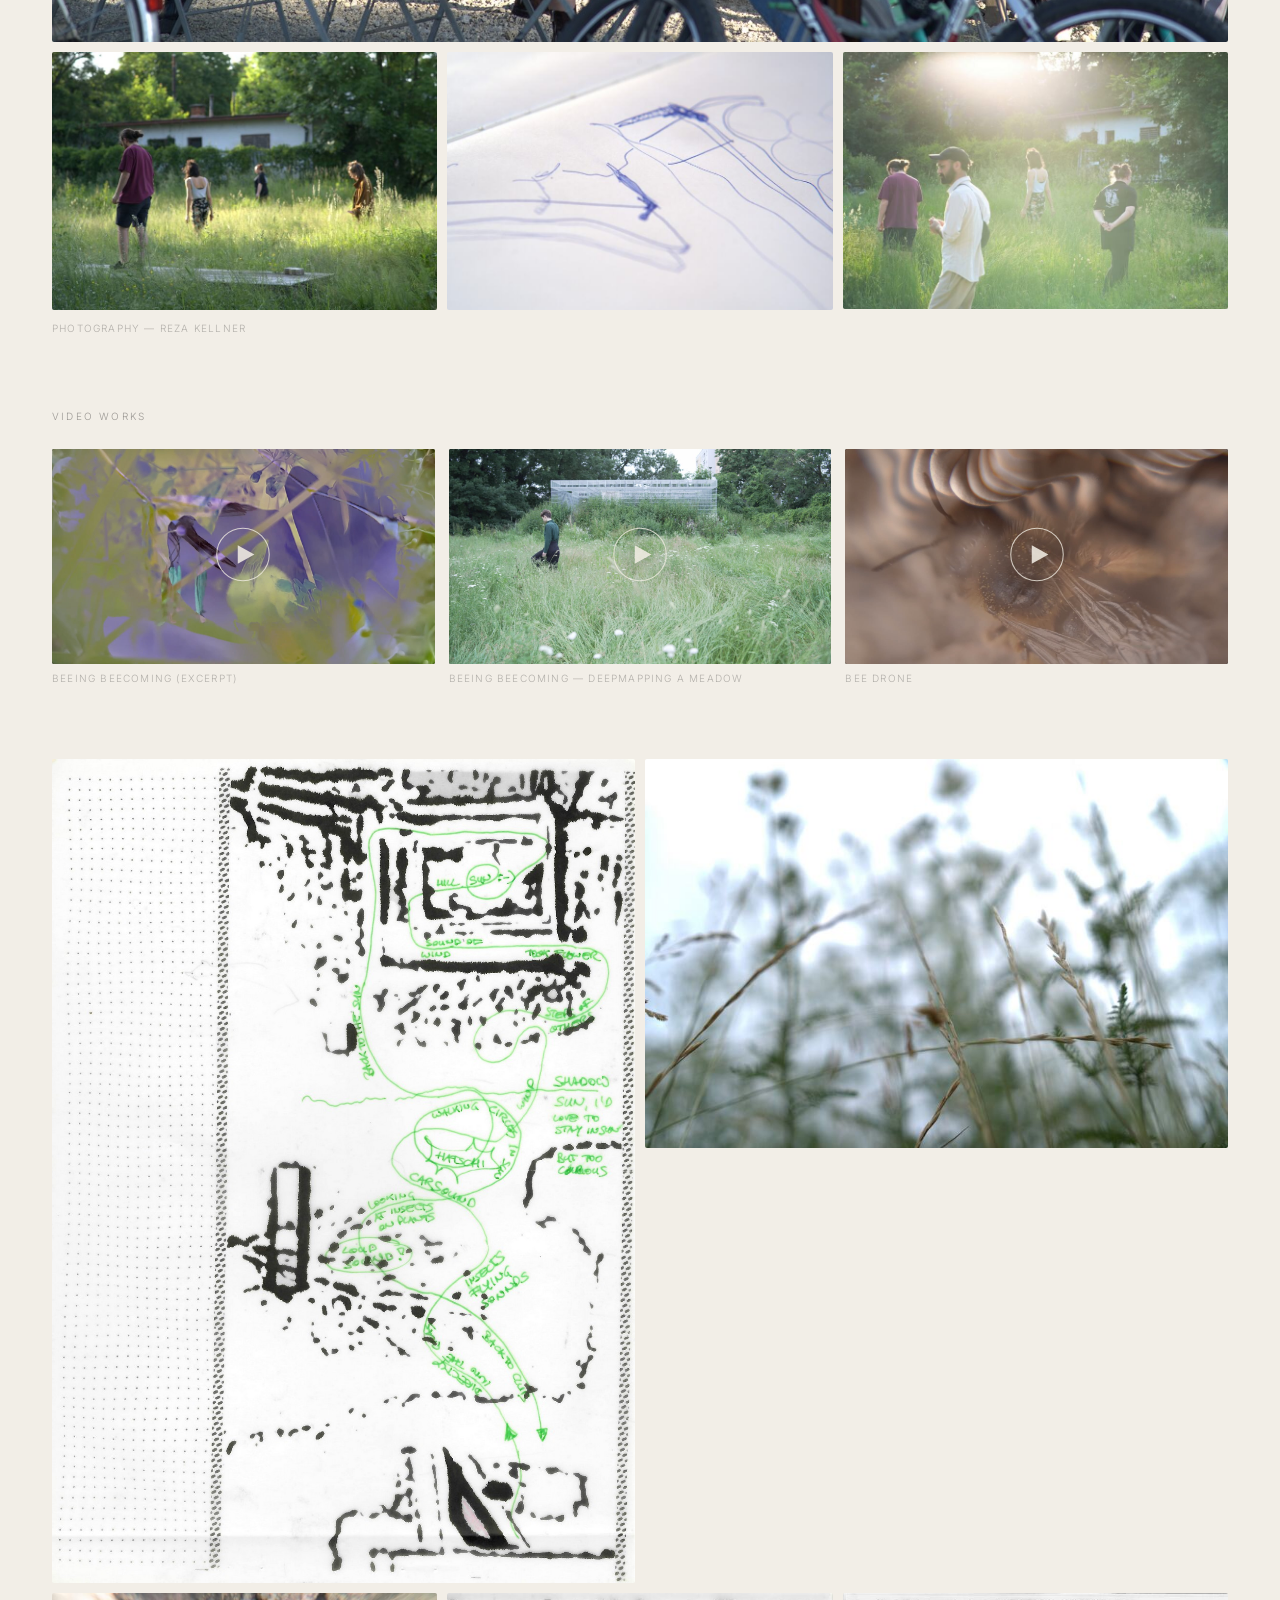
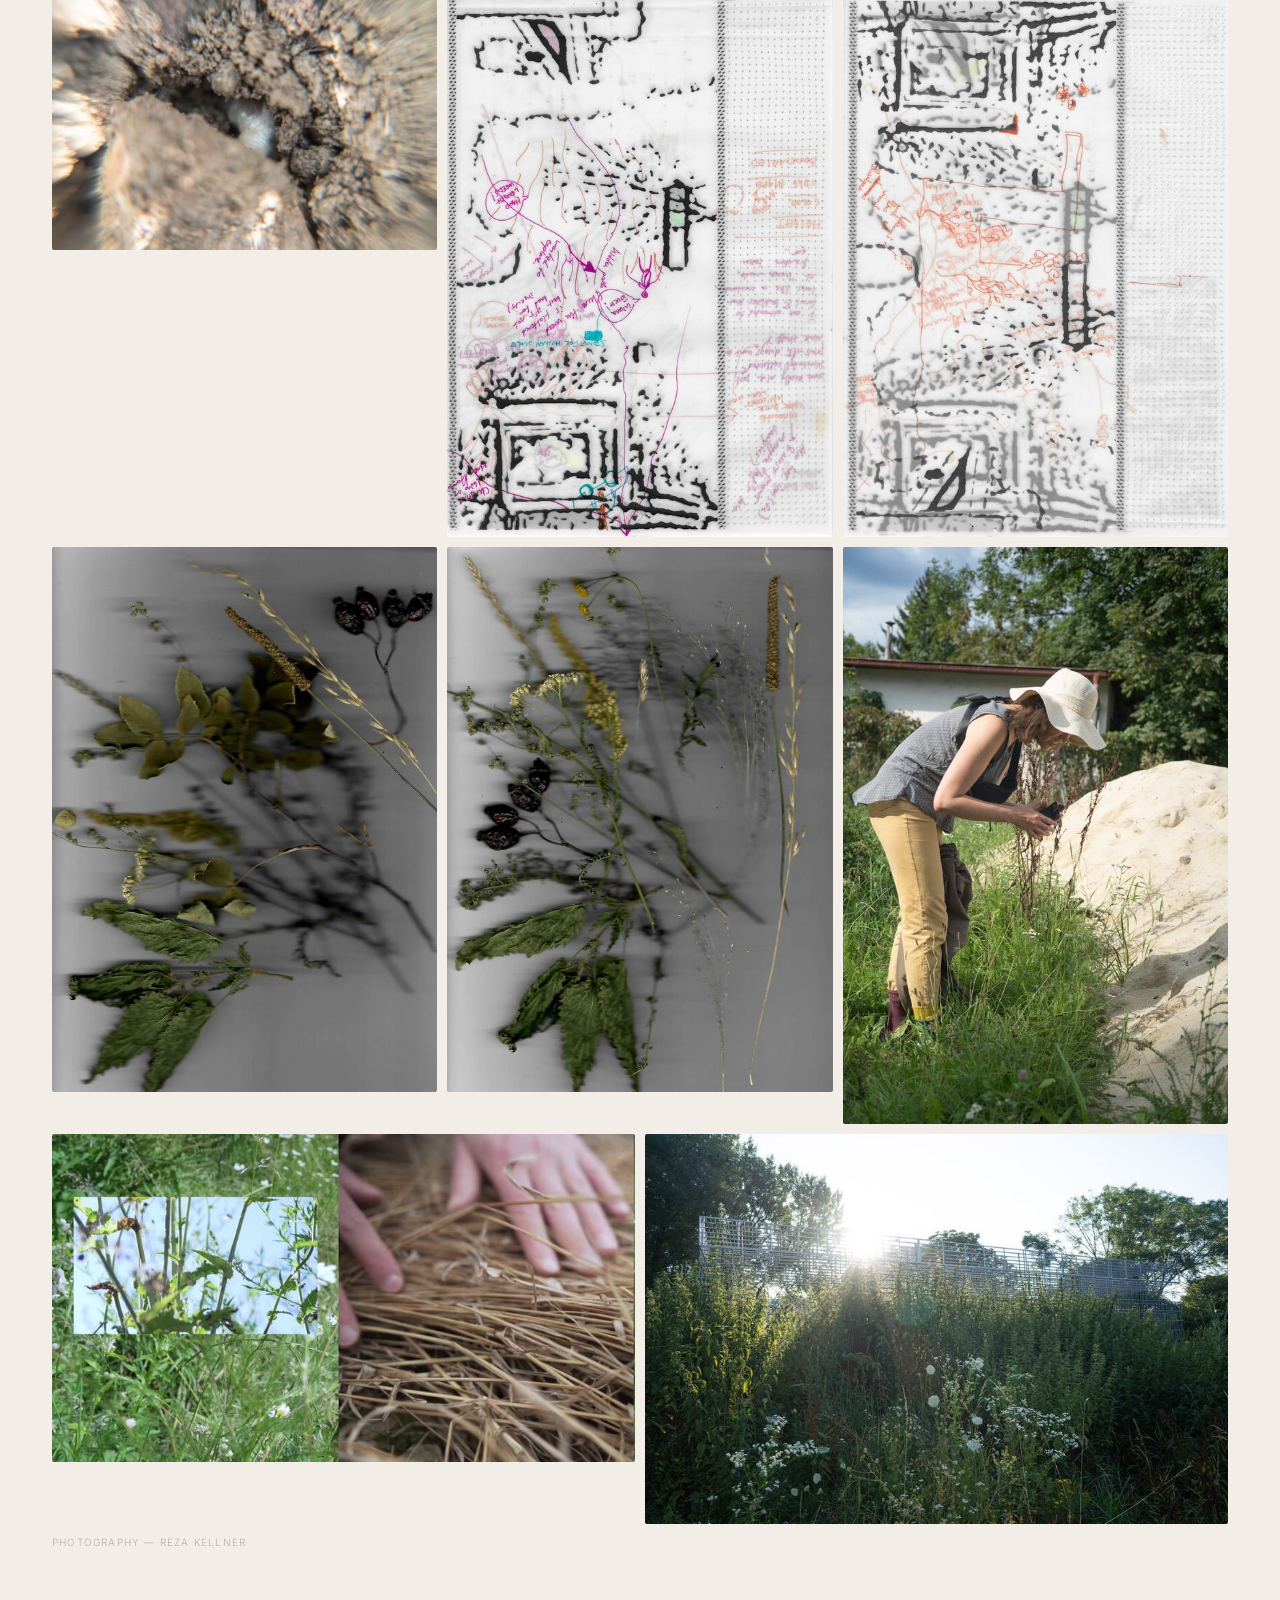
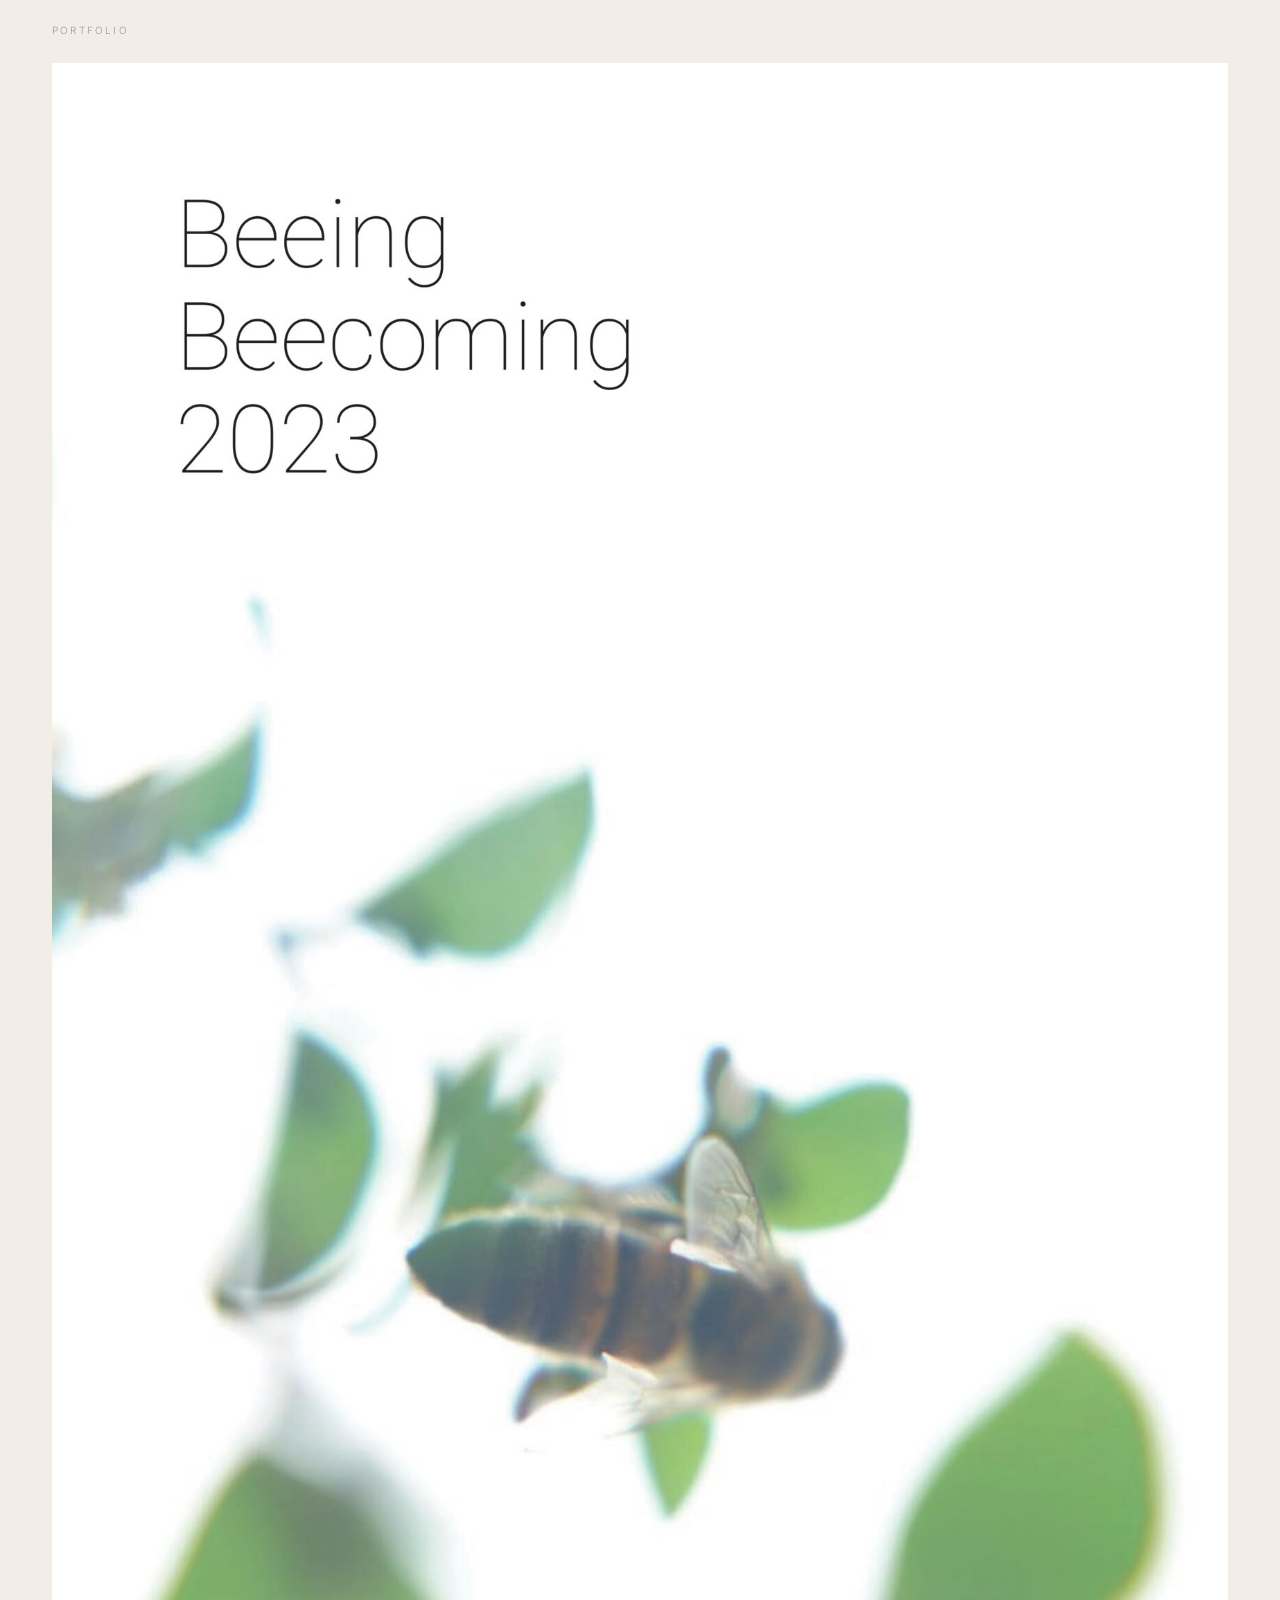
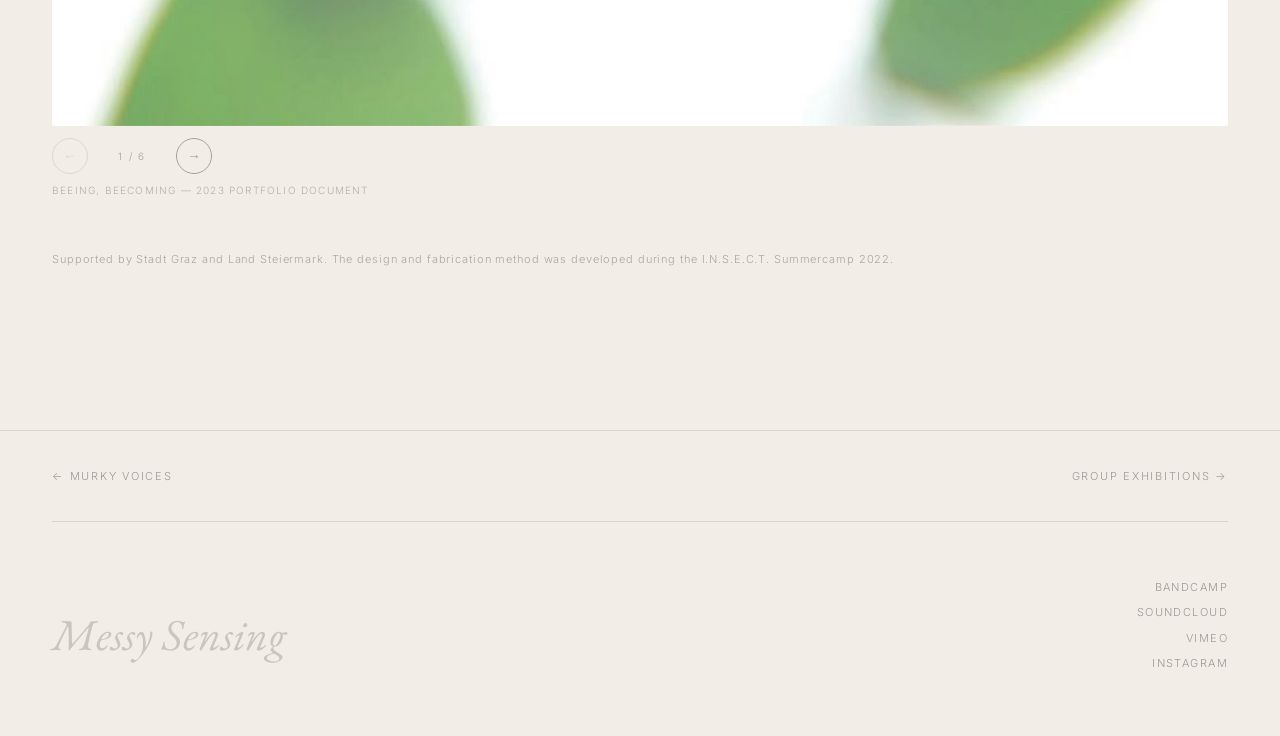
<file: work/beeing-beecoming/index.html>
<!doctype html>
<html lang="en" data-theme="light">
<head>
<meta charset="utf-8">
<meta name="viewport" content="width=device-width, initial-scale=1">
<title>Beeing, Beecoming — Messy Sensing</title>
<meta name="description" content="Beeing, Beecoming (2022 to 2023): a living multispecies sculpture for wild bees and other insects, 3D-printed, inhabited and slowly decomposing in an urban location in Graz.">
<meta property="og:type" content="website">
<meta property="og:site_name" content="Messy Sensing">
<meta property="og:title" content="Beeing, Beecoming — Messy Sensing">
<meta property="og:description" content="Beeing, Beecoming (2022 to 2023): a living multispecies sculpture for wild bees and other insects, 3D-printed, inhabited and slowly decomposing in an urban location in Graz.">
<meta property="og:image" content="/og.jpg"><!-- TODO: make absolute (https://your-domain/og.jpg) once the domain is live -->
<link rel="icon" type="image/svg+xml" href="../../svg/favicon.svg">
<script>(function(){var t=localStorage.getItem('ms-theme')||(matchMedia('(prefers-color-scheme: dark)').matches?'dark':'light');document.documentElement.dataset.theme=t;})();</script><link rel="preconnect" href="https://fonts.googleapis.com">
<link rel="preconnect" href="https://fonts.gstatic.com" crossorigin>
<link href="https://fonts.googleapis.com/css2?family=EB+Garamond:ital,wght@0,400;0,500;1,400;1,500&family=Inter:wght@300;400;500&display=swap" rel="stylesheet">
<link rel="stylesheet" href="../../style.css">
<style>
.project-page { position: relative; z-index: 1; padding-top: 140px; }
.project-header { max-width: 1360px; margin: 0 auto; padding: 0 52px 72px; }
.project-back { display: inline-block; font-size: 11px; letter-spacing: .16em; text-transform: uppercase; color: var(--fg); text-decoration: none; opacity: .38; transition: opacity 200ms; margin-bottom: 56px; }
.project-back::before { content: '← '; }
.project-back:hover { opacity: 1; }
.project-n { font-family: var(--serif); font-size: 12px; letter-spacing: .2em; opacity: .3; margin-bottom: 12px; }
.project-page-title { font-family: var(--serif); font-style: italic; font-weight: 400; font-size: clamp(44px, 7vw, 96px); line-height: .95; letter-spacing: -.01em; margin-bottom: 24px; }
.project-meta-row { display: flex; gap: 36px; align-items: center; flex-wrap: wrap; }
.project-page-year { font-size: 10px; letter-spacing: .18em; text-transform: uppercase; opacity: .4; }
.project-tags { display: flex; gap: 10px; flex-wrap: wrap; }
.project-tag { font-size: 10px; letter-spacing: .12em; text-transform: uppercase; opacity: .4; border: 1px solid currentColor; border-radius: 100px; padding: 3px 11px; }
.project-content { max-width: 1360px; margin: 0 auto; padding: 0 52px 80px; }
.project-lead { font-family: var(--serif); font-size: clamp(20px, 2.2vw, 28px); line-height: 1.45; max-width: 56ch; margin-bottom: 80px; }
.project-text-cols { display: grid; grid-template-columns: 1.4fr 1fr; gap: 80px; margin-bottom: 72px; align-items: start; }
.project-text-body { font-size: 15px; line-height: 1.72; }
.project-text-body p + p { margin-top: 14px; }
.project-text-detail { font-size: 13px; line-height: 1.8; opacity: .55; }
.project-text-detail p + p { margin-top: 10px; }
.project-text-detail strong { font-weight: 400; opacity: .75; }
.project-section-label { display: block; font-size: 10px; letter-spacing: .22em; text-transform: uppercase; opacity: .38; margin: 72px 0 24px; }
.video-grid { display: grid; grid-template-columns: 1fr 1fr 1fr; gap: 14px; margin-bottom: 72px; }
.photo-credit { font-size: 10px; letter-spacing: .12em; text-transform: uppercase; opacity: .28; margin-top: 6px; margin-bottom: 52px; }
.photo-grid-3 { display: grid; grid-template-columns: 1fr 1fr 1fr; gap: 10px; margin-bottom: 10px; }
.photo-grid-2 { display: grid; grid-template-columns: 1fr 1fr; gap: 10px; margin-bottom: 10px; }
.project-nav-bar { max-width: 1360px; margin: 80px auto 0; padding: 36px 52px; border-top: 1px solid var(--rule); display: flex; justify-content: space-between; position: relative; z-index: 1; }
.project-nav-bar a { font-size: 11px; letter-spacing: .16em; text-transform: uppercase; color: var(--fg); text-decoration: none; opacity: .38; transition: opacity 200ms; }
.project-nav-bar a:hover { opacity: 1; }
.pn-next::after { content: ' →'; }
.pn-prev::before { content: '← '; }
.support-note { font-size: 11px; letter-spacing: .08em; opacity: .32; margin-top: 52px; line-height: 1.8; }

/* Portfolio single-page viewer */
.slide-viewer { margin-bottom: 8px; }
.slide-stage img { width: 100%; height: auto; display: none; border-radius: 2px; user-select: none; }
.slide-stage img.active { display: block; animation: sv-in 280ms ease; }
@keyframes sv-in { from { opacity: 0; } to { opacity: 1; } }
.slide-controls { display: flex; align-items: center; gap: 20px; margin-top: 12px; }
.slide-btn {
  background: none; border: 1px solid currentColor; color: var(--fg);
  width: 36px; height: 36px; border-radius: 50%; font-size: 14px;
  opacity: .35; transition: opacity 200ms;
  display: flex; align-items: center; justify-content: center;
}
.slide-btn:hover:not(:disabled) { opacity: 1; }
.slide-btn:disabled { opacity: .1; }
.slide-count { font-size: 10px; letter-spacing: .18em; text-transform: uppercase; opacity: .35; min-width: 48px; text-align: center; }

@media (max-width: 860px) {
  .project-header, .project-content, .project-nav-bar { padding-left: 24px; padding-right: 24px; }
  .project-text-cols { grid-template-columns: 1fr; gap: 32px; }
  .video-grid { grid-template-columns: 1fr; }
  .photo-grid-3 { grid-template-columns: 1fr 1fr; }
  .photo-grid-2 { grid-template-columns: 1fr; }
}
@media (max-width: 480px) {
  .photo-grid-3 { grid-template-columns: 1fr; }
}
</style>
</head>
<body>

<button class="theme-btn-fixed" id="theme-btn" aria-label="toggle light/dark">
  <svg class="theme-icon" viewBox="0 0 24 24" width="28" height="28" fill="none" aria-hidden="true">
    <defs><mask id="crescent-mask"><rect width="24" height="24" fill="white"/><circle class="cut-circle" r="6" fill="black"/></mask></defs>
    <g class="sun-rays" stroke="currentColor" stroke-width="1.4" stroke-linecap="round">
      <line x1="12" y1="2" x2="12" y2="4.5"/><line x1="12" y1="19.5" x2="12" y2="22"/>
      <line x1="2" y1="12" x2="4.5" y2="12"/><line x1="19.5" y1="12" x2="22" y2="12"/>
      <line x1="4.93" y1="4.93" x2="6.75" y2="6.75"/><line x1="17.25" y1="17.25" x2="19.07" y2="19.07"/>
      <line x1="19.07" y1="4.93" x2="17.25" y2="6.75"/><line x1="6.75" y1="17.25" x2="4.93" y2="19.07"/>
    </g>
    <circle class="sun-orb" cx="12" cy="12" r="4.5" fill="currentColor" mask="url(#crescent-mask)"/>
  </svg>
</button>

<nav id="nav">
  <a href="../../" class="nav-logo" id="logo-link">
    <svg width="14" height="14" viewBox="0 0 16 16" fill="currentColor" aria-hidden="true"><circle cx="8" cy="8" r="3.5" opacity=".75"/><circle cx="8" cy="8" r="7" fill="none" stroke="currentColor" stroke-width=".8" opacity=".3"/></svg>
    <span>Messy Sensing</span>
  </a>
  <div class="nav-right">
    <ul class="nav-links">
      <li><a href="../" class="active">Work</a></li>
      <li><a href="../../info.html#people">About</a></li>
      <li><a href="../../info.html#archive">Archive</a></li>
    </ul>
  </div>
</nav>

<main class="project-page">
  <div class="project-header">
    <a href="../" class="project-back">All work</a>
    <p class="project-n">04</p>
    <h1 class="project-page-title">Beeing, Beecoming</h1>
    <div class="project-meta-row">
      <span class="project-page-year">2022 to 2023</span>
      <div class="project-tags">
        <span class="project-tag">Research</span>
        <span class="project-tag">Sculpture</span>
        <span class="project-tag">Installation</span>
        <span class="project-tag">Sound</span>
        <span class="project-tag">Performance</span>
      </div>
    </div>
  </div>

  <div class="project-content">
    <p class="project-lead">A living multispecies sculpture for wild bees and other insects — designed, 3D-printed, inhabited and slowly decomposing in an urban location in Graz.</p>

    <div class="project-text-cols">
      <div class="project-text-body">
        <p>Beeing, Beecoming is a research-based interdisciplinary project exploring interspecies relations, with a focus on pollinating insects. Created by insect-oriented algorithmic design, 3D printing with clay, and growing mycelium from natural materials, an insect habitat was installed in an urban location in Graz. The sculpture is suitable for nesting of different species of wild bees and other insects — a living structure that undergoes changes under the influence of insects, fungi, animals, humidity, rainfall, and sunlight, gradually eroding and decomposing.</p>
        <p>The site is not only a location but an important element of the artistic process. It is a network of ecosystemic multispecies interconnections in which points of intersection emerge between the human and more-than-human actors. A programme of events and workshops is composed around the habitat, including sensory walks, concerts, performances, and talks.</p>
        <p>Visitors are invited to observe the process and relate to the environment in an imaginative-sensory way through minimalistic scores available at the site. The scores offer exercises in embodied cognition, proposing individual performances that attempt to shift attention, perception, and imagination away from anthropocentric day-to-day patterns.</p>
        <p>The project creates a safe space for pollinators and, at the same time, a safe space for humans — a scientific and emotional stage for exploring interspecies relations and facing the environmental processes that affect them: how we think about the growing dependence of humans, and therefore our survival, on pollinators which are dying out.</p>
      </div>
      <div class="project-text-detail">
        <p><strong>Location</strong><br>Graz, Austria</p>
        <p><strong>Year</strong><br>2022 to 2023</p>
        <p><strong>Project team</strong><br>Anna Jurkiewicz, Asya Ilgun, Reza Kellner, Hana Vasatko, Goha Gozdzik</p>
        <p><strong>Partner</strong><br>Artificial Life Laboratory, Institute of Biology, University of Graz</p>
        <p><strong>Supported by</strong><br>Stadt Graz, Land Steiermark</p>
      </div>
    </div>

    <img width="1600" height="1069" loading="lazy" decoding="async" srcset="images/1-800.jpg 800w, images/1.jpg 1600w" sizes="(min-width: 1465px) 1256px, (max-width: 860px) calc(100vw - 48px), calc(100vw - 104px)" src="images/1.jpg" alt="Beeing, Beecoming" style="width:100%; display:block; border-radius:2px; margin-bottom:10px;">
    <div class="photo-grid-2" style="margin-bottom:10px;">
      <img width="1600" height="1068" loading="lazy" decoding="async" srcset="images/2-800.jpg 800w, images/2.jpg 1600w" sizes="(min-width: 1465px) 623px, (max-width: 860px) calc(100vw - 48px), calc((100vw - 114px)/2)" src="images/2.jpg" alt="Beeing, Beecoming" style="width:100%; display:block; border-radius:2px;">
      <img width="1600" height="1067" loading="lazy" decoding="async" srcset="images/3-800.jpg 800w, images/3.jpg 1600w" sizes="(min-width: 1465px) 623px, (max-width: 860px) calc(100vw - 48px), calc((100vw - 114px)/2)" src="images/3.jpg" alt="Beeing, Beecoming" style="width:100%; display:block; border-radius:2px;">
    </div>
    <img width="1600" height="1069" loading="lazy" decoding="async" srcset="images/4-800.jpg 800w, images/4.jpg 1600w" sizes="(min-width: 1465px) 1256px, (max-width: 860px) calc(100vw - 48px), calc(100vw - 104px)" src="images/4.jpg" alt="Beeing, Beecoming" style="width:100%; display:block; border-radius:2px; margin-bottom:10px;">
    <div class="photo-grid-3" style="margin-bottom:10px;">
      <img width="1600" height="1069" loading="lazy" decoding="async" srcset="images/6-800.jpg 800w, images/6.jpg 1600w" sizes="(min-width: 1465px) 412px, (max-width: 480px) calc(100vw - 48px), (max-width: 860px) calc((100vw - 58px)/2), calc((100vw - 124px)/3)" src="images/6.jpg" alt="Beeing, Beecoming" style="width:100%; display:block; border-radius:2px;">
      <img width="1600" height="1069" loading="lazy" decoding="async" srcset="images/7-800.jpg 800w, images/7.jpg 1600w" sizes="(min-width: 1465px) 412px, (max-width: 480px) calc(100vw - 48px), (max-width: 860px) calc((100vw - 58px)/2), calc((100vw - 124px)/3)" src="images/7.jpg" alt="Beeing, Beecoming" style="width:100%; display:block; border-radius:2px;">
      <img width="1600" height="1068" loading="lazy" decoding="async" srcset="images/8-800.jpg 800w, images/8.jpg 1600w" sizes="(min-width: 1465px) 412px, (max-width: 480px) calc(100vw - 48px), (max-width: 860px) calc((100vw - 58px)/2), calc((100vw - 124px)/3)" src="images/8.jpg" alt="Beeing, Beecoming" style="width:100%; display:block; border-radius:2px;">
    </div>
    <p class="photo-credit">Photography — Reza Kellner</p>

    <span class="project-section-label">Video works</span>

    <div class="video-grid">
      <div class="video-item">
      <div class="vimeo vimeo-f" data-src="https://player.vimeo.com/video/907040139?title=0&byline=0&portrait=0&badge=0&app_id=58479&autoplay=1" data-title="Beeing Beecoming (excerpt)">
        <img src="../../posters/907040139.jpg" alt="" width="1280" height="720" loading="lazy" decoding="async">
        <button type="button" class="vimeo-play" aria-label="Play video: Beeing Beecoming (excerpt)">
          <svg viewBox="0 0 64 64" width="56" height="56" fill="none" aria-hidden="true">
            <circle cx="32" cy="32" r="30" stroke="currentColor" stroke-width="1.2" opacity=".9"/>
            <path d="M26 21.5 45 32 26 42.5 Z" fill="currentColor"/>
          </svg>
        </button>
      </div>
      <p class="video-cap">Beeing Beecoming (excerpt)</p>
      </div>
      <div class="video-item">
      <div class="vimeo vimeo-f" data-src="https://player.vimeo.com/video/929119945?title=0&byline=0&portrait=0&badge=0&app_id=58479&autoplay=1" data-title="Beeing Beecoming — Deepmapping a Meadow">
        <img src="../../posters/929119945.jpg" alt="" width="1280" height="720" loading="lazy" decoding="async">
        <button type="button" class="vimeo-play" aria-label="Play video: Beeing Beecoming — Deepmapping a Meadow">
          <svg viewBox="0 0 64 64" width="56" height="56" fill="none" aria-hidden="true">
            <circle cx="32" cy="32" r="30" stroke="currentColor" stroke-width="1.2" opacity=".9"/>
            <path d="M26 21.5 45 32 26 42.5 Z" fill="currentColor"/>
          </svg>
        </button>
      </div>
      <p class="video-cap">Beeing Beecoming — Deepmapping a Meadow</p>
      </div>
      <div class="video-item">
      <div class="vimeo vimeo-f" data-src="https://player.vimeo.com/video/1193056061?title=0&amp;byline=0&amp;portrait=0&amp;badge=0&amp;autopause=0&amp;player_id=0&amp;app_id=58479&autoplay=1" data-title="bee drone">
        <img src="../../posters/1193056061.jpg" alt="" width="1280" height="720" loading="lazy" decoding="async">
        <button type="button" class="vimeo-play" aria-label="Play video: bee drone">
          <svg viewBox="0 0 64 64" width="56" height="56" fill="none" aria-hidden="true">
            <circle cx="32" cy="32" r="30" stroke="currentColor" stroke-width="1.2" opacity=".9"/>
            <path d="M26 21.5 45 32 26 42.5 Z" fill="currentColor"/>
          </svg>
        </button>
      </div>
      <p class="video-cap">bee drone</p>
      </div>
    </div>

    <div class="photo-grid-2" style="margin-bottom:10px;">
      <img width="1132" height="1600" loading="lazy" decoding="async" srcset="images/9-800.jpg 566w, images/9.jpg 1132w" sizes="(min-width: 1465px) 623px, (max-width: 860px) calc(100vw - 48px), calc((100vw - 114px)/2)" src="images/9.jpg" alt="Beeing, Beecoming" style="width:100%; display:block; border-radius:2px;">
      <img width="1600" height="1069" loading="lazy" decoding="async" srcset="images/9_2-800.jpg 800w, images/9_2.jpg 1600w" sizes="(min-width: 1465px) 623px, (max-width: 860px) calc(100vw - 48px), calc((100vw - 114px)/2)" src="images/9_2.jpg" alt="Beeing, Beecoming" style="width:100%; display:block; border-radius:2px;">
    </div>
    <div class="photo-grid-3" style="margin-bottom:10px;">
      <img width="1600" height="1067" loading="lazy" decoding="async" srcset="images/10-800.jpg 800w, images/10.jpg 1600w" sizes="(min-width: 1465px) 412px, (max-width: 480px) calc(100vw - 48px), (max-width: 860px) calc((100vw - 58px)/2), calc((100vw - 124px)/3)" src="images/10.jpg" alt="Beeing, Beecoming" style="width:100%; display:block; border-radius:2px;">
      <img width="1132" height="1600" loading="lazy" decoding="async" srcset="images/12-800.jpg 566w, images/12.jpg 1132w" sizes="(min-width: 1465px) 412px, (max-width: 480px) calc(100vw - 48px), (max-width: 860px) calc((100vw - 58px)/2), calc((100vw - 124px)/3)" src="images/12.jpg" alt="Beeing, Beecoming" style="width:100%; display:block; border-radius:2px;">
      <img width="1132" height="1600" loading="lazy" decoding="async" srcset="images/13-800.jpg 566w, images/13.jpg 1132w" sizes="(min-width: 1465px) 412px, (max-width: 480px) calc(100vw - 48px), (max-width: 860px) calc((100vw - 58px)/2), calc((100vw - 124px)/3)" src="images/13.jpg" alt="Beeing, Beecoming" style="width:100%; display:block; border-radius:2px;">
    </div>
    <div class="photo-grid-3" style="margin-bottom:10px;">
      <img width="1132" height="1600" loading="lazy" decoding="async" srcset="images/14-800.jpg 566w, images/14.jpg 1132w" sizes="(min-width: 1465px) 412px, (max-width: 480px) calc(100vw - 48px), (max-width: 860px) calc((100vw - 58px)/2), calc((100vw - 124px)/3)" src="images/14.jpg" alt="Beeing, Beecoming" style="width:100%; display:block; border-radius:2px;">
      <img width="1132" height="1600" loading="lazy" decoding="async" srcset="images/15-800.jpg 566w, images/15.jpg 1132w" sizes="(min-width: 1465px) 412px, (max-width: 480px) calc(100vw - 48px), (max-width: 860px) calc((100vw - 58px)/2), calc((100vw - 124px)/3)" src="images/15.jpg" alt="Beeing, Beecoming" style="width:100%; display:block; border-radius:2px;">
      <img width="1067" height="1600" loading="lazy" decoding="async" srcset="images/16-800.jpg 534w, images/16.jpg 1067w" sizes="(min-width: 1465px) 412px, (max-width: 480px) calc(100vw - 48px), (max-width: 860px) calc((100vw - 58px)/2), calc((100vw - 124px)/3)" src="images/16.jpg" alt="Beeing, Beecoming" style="width:100%; display:block; border-radius:2px;">
    </div>
    <div class="photo-grid-2">
      <img width="1600" height="900" loading="lazy" decoding="async" srcset="images/17-800.jpg 800w, images/17.jpg 1600w" sizes="(min-width: 1465px) 623px, (max-width: 860px) calc(100vw - 48px), calc((100vw - 114px)/2)" src="images/17.jpg" alt="Beeing, Beecoming" style="width:100%; display:block; border-radius:2px;">
      <img width="1600" height="1067" loading="lazy" decoding="async" srcset="images/18-800.jpg 800w, images/18.jpg 1600w" sizes="(min-width: 1465px) 623px, (max-width: 860px) calc(100vw - 48px), calc((100vw - 114px)/2)" src="images/18.jpg" alt="Beeing, Beecoming" style="width:100%; display:block; border-radius:2px;">
    </div>
    <p class="photo-credit">Photography — Reza Kellner</p>

    <span class="project-section-label">Portfolio</span>

    <div class="slide-viewer">
      <div class="slide-stage">
        <img width="1131" height="1600" loading="lazy" decoding="async" srcset="images/portfolio/000-800.jpg 566w, images/portfolio/000.jpg 1131w, images/portfolio/000-2400.jpg 1697w" sizes="(min-width: 1465px) 1256px, (max-width: 860px) calc(100vw - 48px), calc(100vw - 104px)" src="images/portfolio/000.jpg" alt="Beeing, Beecoming portfolio" class="active">
        <img width="1131" height="1600" loading="lazy" decoding="async" srcset="images/portfolio/001-800.jpg 566w, images/portfolio/001.jpg 1131w, images/portfolio/001-2400.jpg 1697w" sizes="(min-width: 1465px) 1256px, (max-width: 860px) calc(100vw - 48px), calc(100vw - 104px)" src="images/portfolio/001.jpg" alt="Beeing, Beecoming portfolio">
        <img width="1131" height="1600" loading="lazy" decoding="async" srcset="images/portfolio/002-800.jpg 566w, images/portfolio/002.jpg 1131w, images/portfolio/002-2400.jpg 1697w" sizes="(min-width: 1465px) 1256px, (max-width: 860px) calc(100vw - 48px), calc(100vw - 104px)" src="images/portfolio/002.jpg" alt="Beeing, Beecoming portfolio">
        <img width="1131" height="1600" loading="lazy" decoding="async" srcset="images/portfolio/003-800.jpg 566w, images/portfolio/003.jpg 1131w, images/portfolio/003-2400.jpg 1697w" sizes="(min-width: 1465px) 1256px, (max-width: 860px) calc(100vw - 48px), calc(100vw - 104px)" src="images/portfolio/003.jpg" alt="Beeing, Beecoming portfolio">
        <img width="1131" height="1600" loading="lazy" decoding="async" srcset="images/portfolio/004-800.jpg 566w, images/portfolio/004.jpg 1131w, images/portfolio/004-2400.jpg 1697w" sizes="(min-width: 1465px) 1256px, (max-width: 860px) calc(100vw - 48px), calc(100vw - 104px)" src="images/portfolio/004.jpg" alt="Beeing, Beecoming portfolio">
        <img width="1131" height="1600" loading="lazy" decoding="async" srcset="images/portfolio/005-800.jpg 566w, images/portfolio/005.jpg 1131w, images/portfolio/005-2400.jpg 1697w" sizes="(min-width: 1465px) 1256px, (max-width: 860px) calc(100vw - 48px), calc(100vw - 104px)" src="images/portfolio/005.jpg" alt="Beeing, Beecoming portfolio">
      </div>
      <div class="slide-controls">
        <button class="slide-btn" id="sv-prev" aria-label="Previous page">&#8592;</button>
        <span class="slide-count" id="sv-count"></span>
        <button class="slide-btn" id="sv-next" aria-label="Next page">&#8594;</button>
      </div>
    </div>
    <p class="photo-credit" style="margin-bottom: 0;">Beeing, Beecoming — 2023 portfolio document</p>

    <p class="support-note">Supported by Stadt Graz and Land Steiermark. The design and fabrication method was developed during the I.N.S.E.C.T. Summercamp 2022.</p>
  </div>
</main>

<nav class="project-nav-bar" aria-label="project navigation">
  <a href="../murky-voices/" class="pn-prev">Murky Voices</a>
  <a href="../group-exhibitions/" class="pn-next">Group Exhibitions</a>
</nav>

<hr class="divider">
<footer>
  <span class="footer-title">Messy Sensing</span>
  <div class="footer-links">
    <a href="https://lakeurumia.bandcamp.com" target="_blank" rel="noopener">Bandcamp</a>
    <a href="https://soundcloud.com/lakeurumia" target="_blank" rel="noopener">SoundCloud</a>
    <a href="https://vimeo.com/lakeurumia" target="_blank" rel="noopener">Vimeo</a>
    <a href="https://instagram.com/messy_sensing" target="_blank" rel="noopener">Instagram</a>
  </div>
</footer>

<script src="../../main.js"></script>
<script src="https://player.vimeo.com/api/player.js"></script>
<script>
(function () {
  const stage = document.querySelector('.slide-stage');
  if (!stage) return;
  const imgs = Array.from(stage.querySelectorAll('img'));
  const count = document.getElementById('sv-count');
  const prev  = document.getElementById('sv-prev');
  const next  = document.getElementById('sv-next');
  let cur = 0;
  function show(n) {
    imgs[cur].classList.remove('active');
    cur = n;
    imgs[cur].classList.add('active');
    count.textContent = (cur + 1) + ' / ' + imgs.length;
    prev.disabled = cur === 0;
    next.disabled = cur === imgs.length - 1;
    [n - 1, n + 1].forEach(i => { if (!imgs[i]) return; const pre = new Image(); if (imgs[i].srcset) { pre.srcset = imgs[i].srcset; pre.sizes = imgs[i].sizes || ''; } pre.src = imgs[i].src; });
  }
  prev.addEventListener('click', () => { if (cur > 0) show(cur - 1); });
  next.addEventListener('click', () => { if (cur < imgs.length - 1) show(cur + 1); });
  document.addEventListener('keydown', e => {
    if (e.key === 'ArrowLeft'  && !prev.disabled) prev.click();
    if (e.key === 'ArrowRight' && !next.disabled) next.click();
  });
  let tx = null;
  stage.addEventListener('touchstart', e => { tx = e.touches[0].clientX; }, { passive: true });
  stage.addEventListener('touchend', e => {
    if (tx === null) return;
    const dx = e.changedTouches[0].clientX - tx;
    if (dx < -40) next.click();
    else if (dx > 40) prev.click();
    tx = null;
  }, { passive: true });
  show(0);
})();
</script>
</body>
</html>
</file>
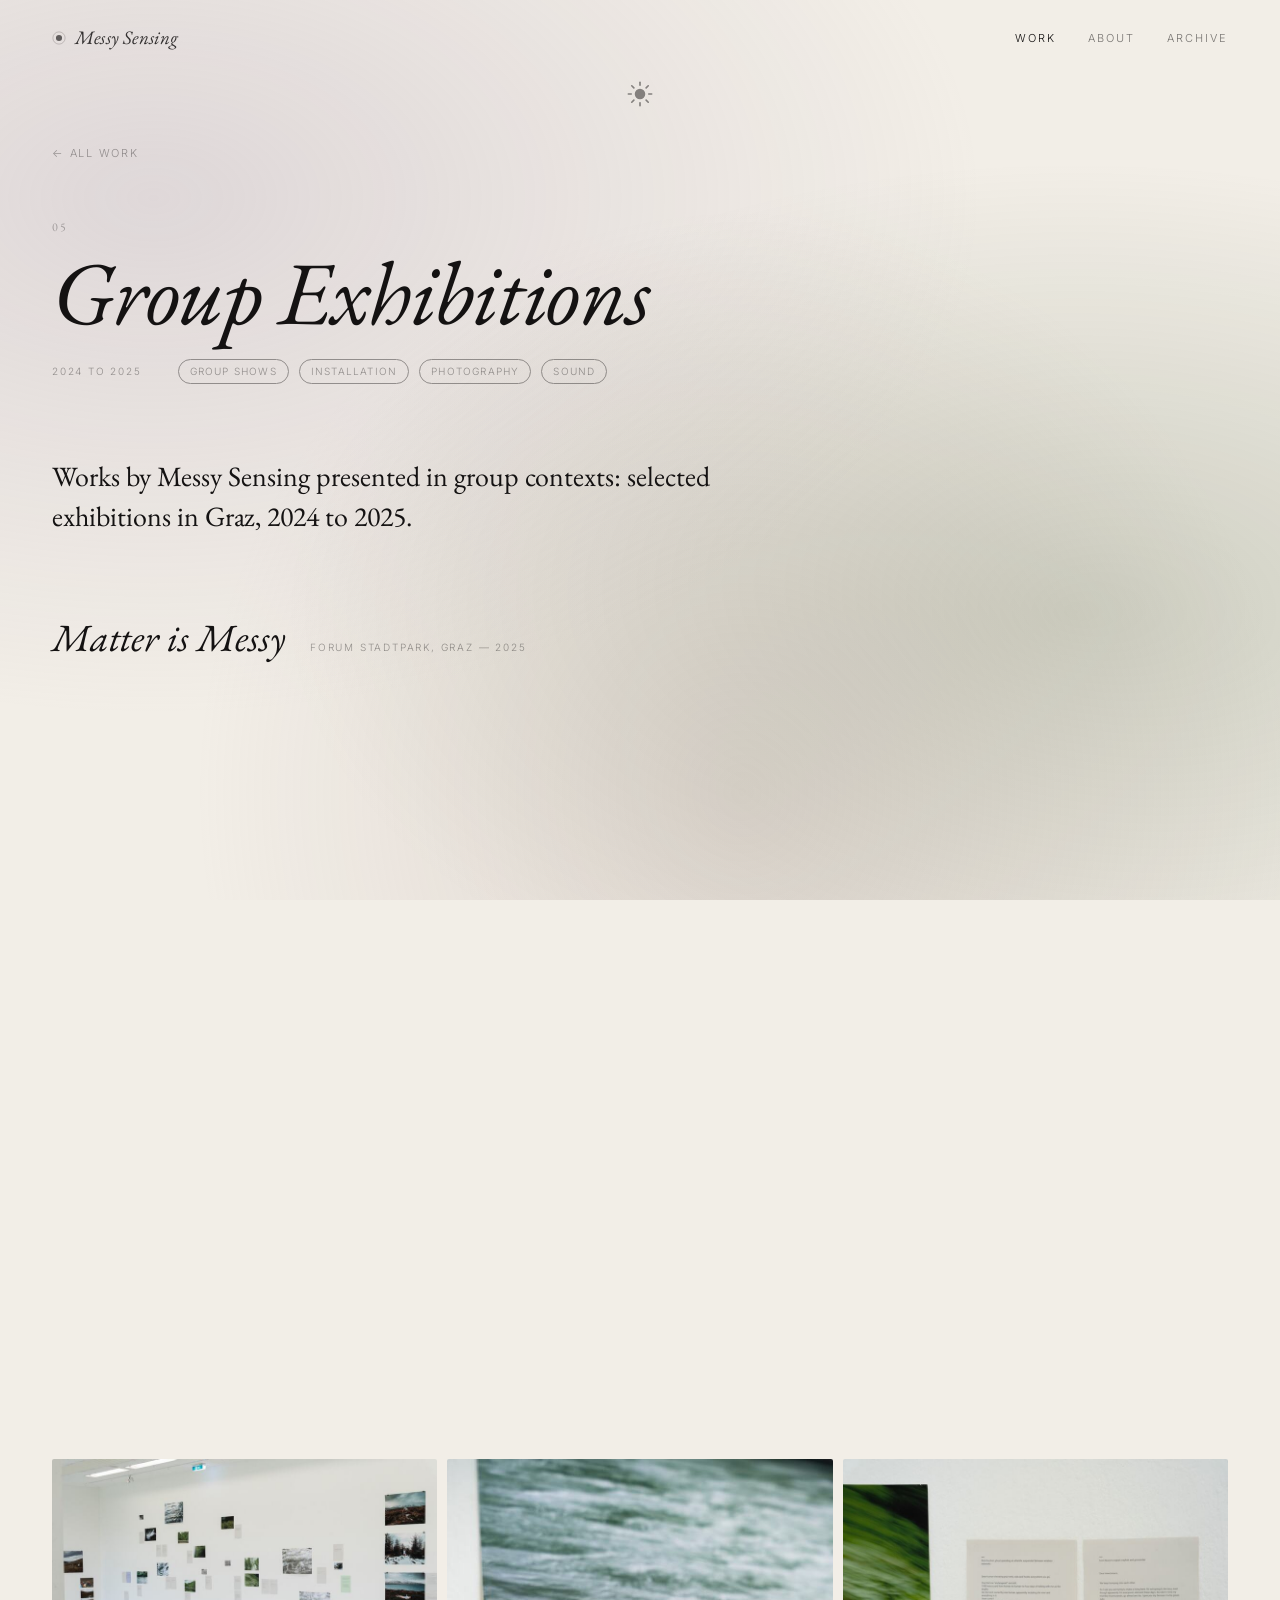
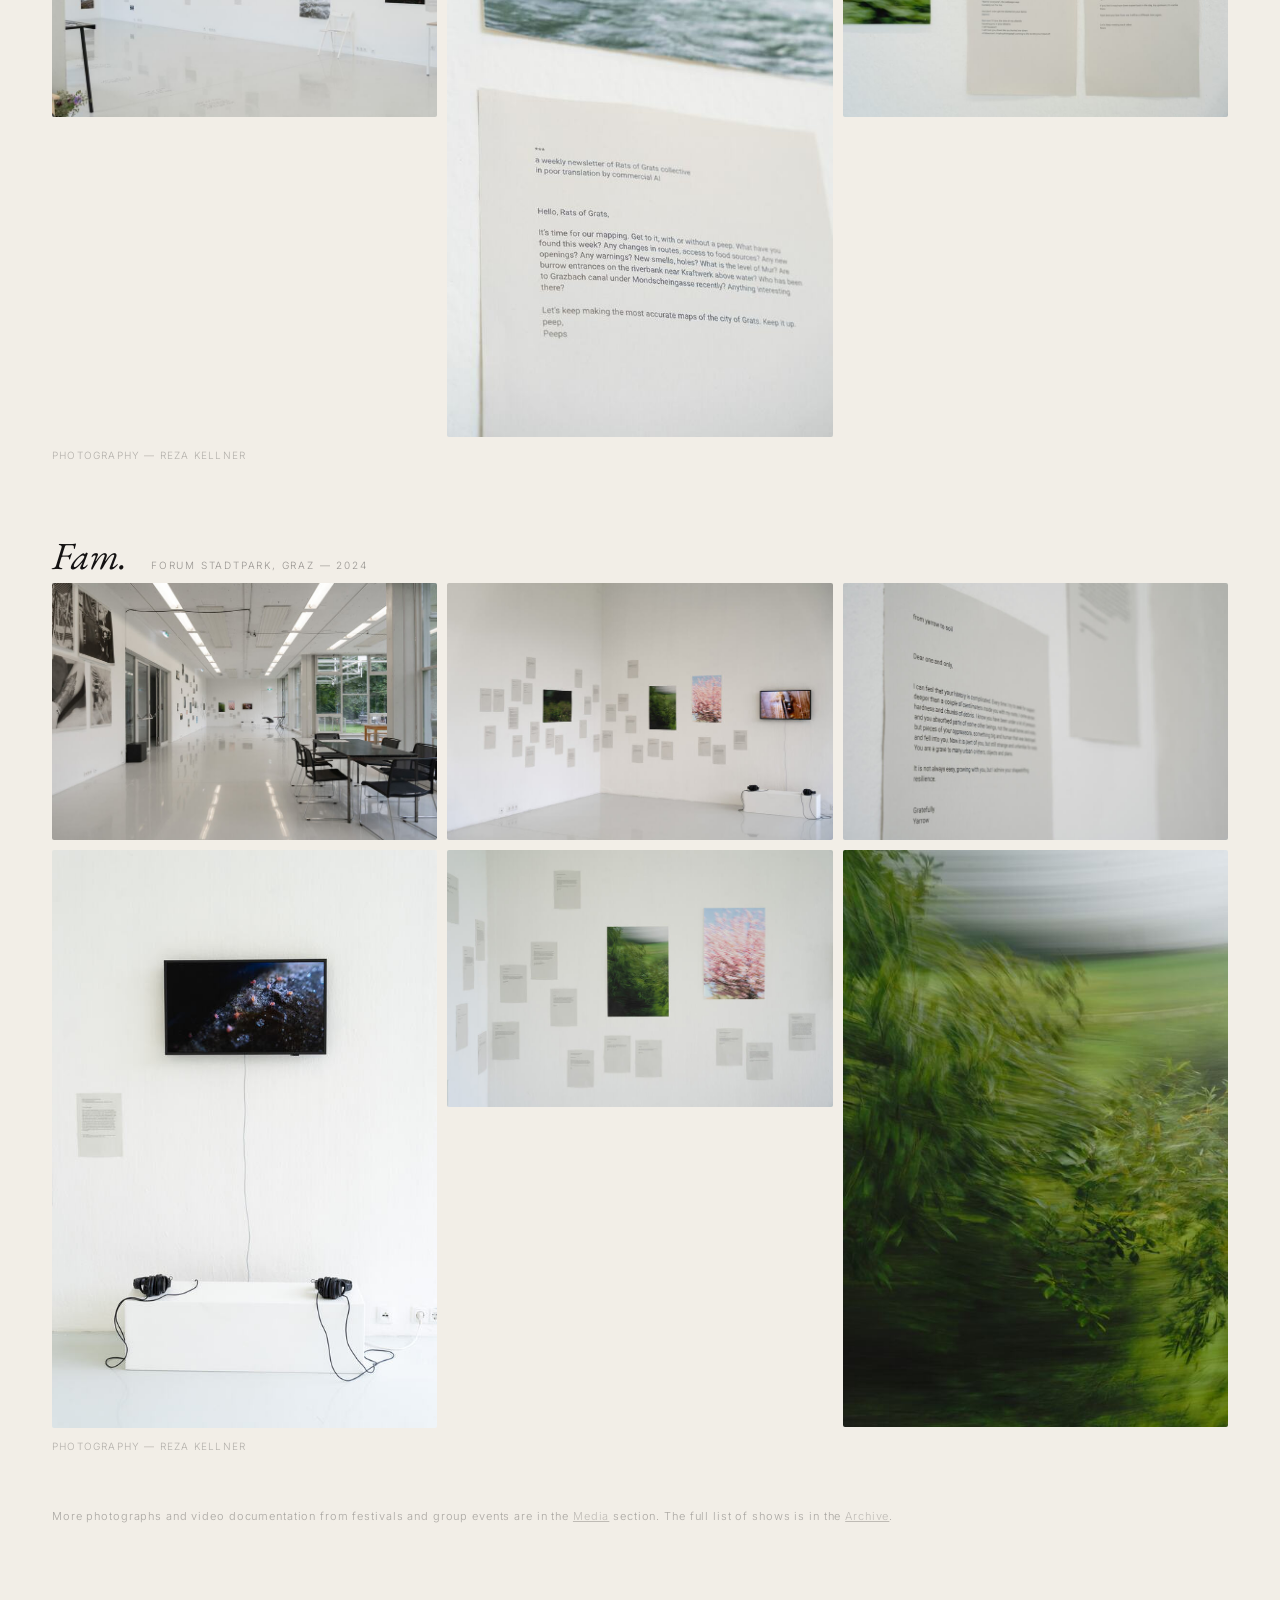
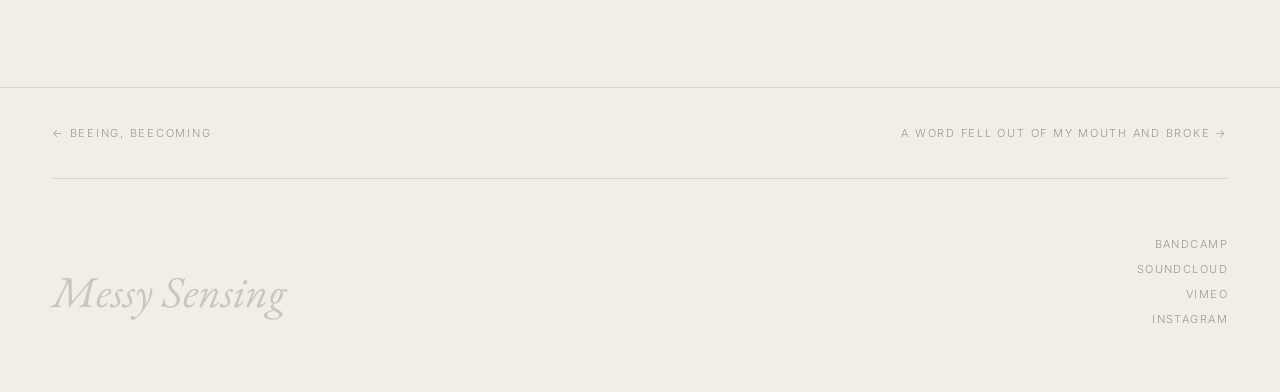
<file: work/group-exhibitions/index.html>
<!doctype html>
<html lang="en" data-theme="light">
<head>
<meta charset="utf-8">
<meta name="viewport" content="width=device-width, initial-scale=1">
<title>Group Exhibitions &mdash; Messy Sensing</title>
<meta name="description" content="Group exhibitions featuring works by Messy Sensing: Matter is Messy (Forum Stadtpark, Graz, 2025) and Fam. (Forum Stadtpark, Graz, 2024).">
<meta property="og:type" content="website">
<meta property="og:site_name" content="Messy Sensing">
<meta property="og:title" content="Group Exhibitions &mdash; Messy Sensing">
<meta property="og:description" content="Group exhibitions featuring works by Messy Sensing: Matter is Messy (Forum Stadtpark, Graz, 2025) and Fam. (Forum Stadtpark, Graz, 2024).">
<meta property="og:image" content="/og.jpg"><!-- TODO: make absolute (https://your-domain/og.jpg) once the domain is live -->
<link rel="icon" type="image/svg+xml" href="../../svg/favicon.svg">
<script>(function(){var t=localStorage.getItem('ms-theme')||(matchMedia('(prefers-color-scheme: dark)').matches?'dark':'light');document.documentElement.dataset.theme=t;})();</script>
<link rel="preconnect" href="https://fonts.googleapis.com">
<link rel="preconnect" href="https://fonts.gstatic.com" crossorigin>
<link href="https://fonts.googleapis.com/css2?family=EB+Garamond:ital,wght@0,400;0,500;1,400;1,500&family=Inter:wght@300;400;500&display=swap" rel="stylesheet">
<link rel="stylesheet" href="../../style.css">
<style>
.project-page { position: relative; z-index: 1; padding-top: 140px; }
.project-header { max-width: 1360px; margin: 0 auto; padding: 0 52px 72px; }
.project-back { display: inline-block; font-size: 11px; letter-spacing: .16em; text-transform: uppercase; color: var(--fg); text-decoration: none; opacity: .38; transition: opacity 200ms; margin-bottom: 56px; }
.project-back::before { content: '← '; }
.project-back:hover { opacity: 1; }
.project-n { font-family: var(--serif); font-size: 12px; letter-spacing: .2em; opacity: .3; margin-bottom: 12px; }
.project-page-title { font-family: var(--serif); font-style: italic; font-weight: 400; font-size: clamp(44px, 7vw, 96px); line-height: .95; letter-spacing: -.01em; margin-bottom: 24px; }
.project-meta-row { display: flex; gap: 36px; align-items: center; flex-wrap: wrap; }
.project-page-year { font-size: 10px; letter-spacing: .18em; text-transform: uppercase; opacity: .4; }
.project-tags { display: flex; gap: 10px; flex-wrap: wrap; }
.project-tag { font-size: 10px; letter-spacing: .12em; text-transform: uppercase; opacity: .4; border: 1px solid currentColor; border-radius: 100px; padding: 3px 11px; }
.project-content { max-width: 1360px; margin: 0 auto; padding: 0 52px 80px; }
.project-lead { font-family: var(--serif); font-size: clamp(20px, 2.2vw, 28px); line-height: 1.45; max-width: 56ch; margin-bottom: 80px; }
.show-head { display: flex; align-items: baseline; gap: 24px; flex-wrap: wrap; margin: 72px 0 8px; }
.show-head:first-of-type { margin-top: 0; }
.show-title { font-family: var(--serif); font-style: italic; font-weight: 400; font-size: clamp(26px, 3vw, 40px); line-height: 1.05; }
.show-meta { font-size: 10px; letter-spacing: .18em; text-transform: uppercase; opacity: .4; }
.show-intro { font-size: 14px; line-height: 1.72; max-width: 64ch; margin: 14px 0 28px; opacity: .85; }
.photo-grid-3 { display: grid; grid-template-columns: 1fr 1fr 1fr; gap: 10px; margin-bottom: 10px; }
.photo-grid-3 img, .show-hero { width: 100%; height: auto; display: block; border-radius: 2px; }
.show-hero { margin-bottom: 10px; }
.photo-credit { font-size: 10px; letter-spacing: .12em; text-transform: uppercase; opacity: .28; margin-top: 6px; margin-bottom: 52px; }
.media-note { font-size: 11px; letter-spacing: .08em; opacity: .32; margin-top: 52px; line-height: 1.8; }
.media-note a { color: inherit; opacity: .7; text-decoration: underline; }
.project-nav-bar { max-width: 1360px; margin: 80px auto 0; padding: 36px 52px; border-top: 1px solid var(--rule); display: flex; justify-content: space-between; position: relative; z-index: 1; }
.project-nav-bar a { font-size: 11px; letter-spacing: .16em; text-transform: uppercase; color: var(--fg); text-decoration: none; opacity: .38; transition: opacity 200ms; }
.project-nav-bar a:hover { opacity: 1; }
.pn-next::after { content: ' →'; }
.pn-prev::before { content: '← '; }
@media (max-width: 860px) {
  .project-header, .project-content, .project-nav-bar { padding-left: 24px; padding-right: 24px; }
  .photo-grid-3 { grid-template-columns: 1fr 1fr; }
}
@media (max-width: 480px) {
  .photo-grid-3 { grid-template-columns: 1fr; }
}
</style>
</head>
<body>

<button class="theme-btn-fixed" id="theme-btn" aria-label="toggle light/dark">
  <svg class="theme-icon" viewBox="0 0 24 24" width="28" height="28" fill="none" aria-hidden="true">
    <defs><mask id="crescent-mask"><rect width="24" height="24" fill="white"/><circle class="cut-circle" r="6" fill="black"/></mask></defs>
    <g class="sun-rays" stroke="currentColor" stroke-width="1.4" stroke-linecap="round">
      <line x1="12" y1="2" x2="12" y2="4.5"/><line x1="12" y1="19.5" x2="12" y2="22"/>
      <line x1="2" y1="12" x2="4.5" y2="12"/><line x1="19.5" y1="12" x2="22" y2="12"/>
      <line x1="4.93" y1="4.93" x2="6.75" y2="6.75"/><line x1="17.25" y1="17.25" x2="19.07" y2="19.07"/>
      <line x1="19.07" y1="4.93" x2="17.25" y2="6.75"/><line x1="6.75" y1="17.25" x2="4.93" y2="19.07"/>
    </g>
    <circle class="sun-orb" cx="12" cy="12" r="4.5" fill="currentColor" mask="url(#crescent-mask)"/>
  </svg>
</button>

<nav id="nav">
  <a href="../../" class="nav-logo" id="logo-link">
    <svg width="14" height="14" viewBox="0 0 16 16" fill="currentColor" aria-hidden="true"><circle cx="8" cy="8" r="3.5" opacity=".75"/><circle cx="8" cy="8" r="7" fill="none" stroke="currentColor" stroke-width=".8" opacity=".3"/></svg>
    <span>Messy Sensing</span>
  </a>
  <div class="nav-right">
    <ul class="nav-links">
      <li><a href="../" class="active">Work</a></li>
      <li><a href="../../info.html#people">About</a></li>
      <li><a href="../../info.html#archive">Archive</a></li>
    </ul>
  </div>
</nav>

<main class="project-page">
  <div class="project-header">
    <a href="../" class="project-back">All work</a>
    <p class="project-n">05</p>
    <h1 class="project-page-title">Group Exhibitions</h1>
    <div class="project-meta-row">
      <span class="project-page-year">2024 to 2025</span>
      <div class="project-tags">
        <span class="project-tag">Group shows</span>
        <span class="project-tag">Installation</span>
        <span class="project-tag">Photography</span>
        <span class="project-tag">Sound</span>
      </div>
    </div>
  </div>

  <div class="project-content">

    <p class="project-lead">Works by Messy Sensing presented in group contexts: selected exhibitions in Graz, 2024 to 2025.</p>

    <div class="show-head">
      <h2 class="show-title">Matter is Messy</h2>
      <span class="show-meta">Forum Stadtpark, Graz &mdash; 2025</span>
    </div>

    <img class="show-hero" srcset="../../Media/2025/Web_Matter%20is%20Messy/RKP00055-800.jpg 800w, ../../Media/2025/Web_Matter%20is%20Messy/RKP00055.jpg 1600w" sizes="(min-width: 1465px) 1256px, (max-width: 860px) calc(100vw - 48px), calc(100vw - 104px)" src="../../Media/2025/Web_Matter%20is%20Messy/RKP00055.jpg" alt="Matter is Messy, installation view, Forum Stadtpark, Graz, 2025" width="1600" height="1067" loading="lazy" decoding="async">
    <div class="photo-grid-3">
      <img srcset="../../Media/2025/Web_Matter%20is%20Messy/RKP00046-800.jpg 800w, ../../Media/2025/Web_Matter%20is%20Messy/RKP00046.jpg 1600w" sizes="(min-width: 1465px) 412px, (max-width: 480px) calc(100vw - 48px), (max-width: 860px) calc((100vw - 58px)/2), calc((100vw - 124px)/3)" src="../../Media/2025/Web_Matter%20is%20Messy/RKP00046.jpg" alt="Matter is Messy, installation view" width="1600" height="1067" loading="lazy" decoding="async">
      <img srcset="../../Media/2025/Web_Matter%20is%20Messy/RKP00015-800.jpg 534w, ../../Media/2025/Web_Matter%20is%20Messy/RKP00015.jpg 1067w" sizes="(min-width: 1465px) 412px, (max-width: 480px) calc(100vw - 48px), (max-width: 860px) calc((100vw - 58px)/2), calc((100vw - 124px)/3)" src="../../Media/2025/Web_Matter%20is%20Messy/RKP00015.jpg" alt="Matter is Messy, installation view" width="1067" height="1600" loading="lazy" decoding="async">
      <img srcset="../../Media/2025/Web_Matter%20is%20Messy/RKP00014-800.jpg 800w, ../../Media/2025/Web_Matter%20is%20Messy/RKP00014.jpg 1600w" sizes="(min-width: 1465px) 412px, (max-width: 480px) calc(100vw - 48px), (max-width: 860px) calc((100vw - 58px)/2), calc((100vw - 124px)/3)" src="../../Media/2025/Web_Matter%20is%20Messy/RKP00014.jpg" alt="Matter is Messy, installation view" width="1600" height="1067" loading="lazy" decoding="async">
    </div>
    <p class="photo-credit">Photography &mdash; Reza Kellner</p>

    <div class="show-head">
      <h2 class="show-title">Fam.</h2>
      <span class="show-meta">Forum Stadtpark, Graz &mdash; 2024</span>
    </div>

    <div class="photo-grid-3">
      <img srcset="../../Media/2024/Web_Fam_photo/1-800.jpg 800w, ../../Media/2024/Web_Fam_photo/1.jpg 1600w" sizes="(min-width: 1465px) 412px, (max-width: 480px) calc(100vw - 48px), (max-width: 860px) calc((100vw - 58px)/2), calc((100vw - 124px)/3)" src="../../Media/2024/Web_Fam_photo/1.jpg" alt="Fam., installation view, Forum Stadtpark, Graz, 2024" width="1600" height="1067" loading="lazy" decoding="async">
      <img srcset="../../Media/2024/Web_Fam_photo/2-800.jpg 800w, ../../Media/2024/Web_Fam_photo/2.jpg 1600w" sizes="(min-width: 1465px) 412px, (max-width: 480px) calc(100vw - 48px), (max-width: 860px) calc((100vw - 58px)/2), calc((100vw - 124px)/3)" src="../../Media/2024/Web_Fam_photo/2.jpg" alt="Fam., installation view" width="1600" height="1067" loading="lazy" decoding="async">
      <img srcset="../../Media/2024/Web_Fam_photo/3-800.jpg 800w, ../../Media/2024/Web_Fam_photo/3.jpg 1600w" sizes="(min-width: 1465px) 412px, (max-width: 480px) calc(100vw - 48px), (max-width: 860px) calc((100vw - 58px)/2), calc((100vw - 124px)/3)" src="../../Media/2024/Web_Fam_photo/3.jpg" alt="Fam., installation view" width="1600" height="1067" loading="lazy" decoding="async">
    </div>
    <div class="photo-grid-3">
      <img srcset="../../Media/2024/Web_Fam_photo/6-800.jpg 533w, ../../Media/2024/Web_Fam_photo/6.jpg 1067w" sizes="(min-width: 1465px) 412px, (max-width: 480px) calc(100vw - 48px), (max-width: 860px) calc((100vw - 58px)/2), calc((100vw - 124px)/3)" src="../../Media/2024/Web_Fam_photo/6.jpg" alt="Fam., installation view" width="1067" height="1600" loading="lazy" decoding="async">
      <img srcset="../../Media/2024/Web_Fam_photo/7-800.jpg 800w, ../../Media/2024/Web_Fam_photo/7.jpg 1600w" sizes="(min-width: 1465px) 412px, (max-width: 480px) calc(100vw - 48px), (max-width: 860px) calc((100vw - 58px)/2), calc((100vw - 124px)/3)" src="../../Media/2024/Web_Fam_photo/7.jpg" alt="Fam., installation view" width="1600" height="1067" loading="lazy" decoding="async">
      <img srcset="../../Media/2024/Web_Fam_photo/7_2-800.jpg 534w, ../../Media/2024/Web_Fam_photo/7_2.jpg 1068w" sizes="(min-width: 1465px) 412px, (max-width: 480px) calc(100vw - 48px), (max-width: 860px) calc((100vw - 58px)/2), calc((100vw - 124px)/3)" src="../../Media/2024/Web_Fam_photo/7_2.jpg" alt="Fam., installation view" width="1068" height="1600" loading="lazy" decoding="async">
    </div>
    <p class="photo-credit">Photography &mdash; Reza Kellner</p>

    <p class="media-note">More photographs and video documentation from festivals and group events are in the <a href="../../media.html">Media</a> section. The full list of shows is in the <a href="../../info.html#archive">Archive</a>.</p>

  </div>
</main>

<nav class="project-nav-bar" aria-label="project navigation">
  <a href="../beeing-beecoming/" class="pn-prev">Beeing, Beecoming</a>
  <a href="../a-word-fell-out/" class="pn-next">A Word Fell Out of My Mouth and Broke</a>
</nav>

<hr class="divider">
<footer>
  <span class="footer-title">Messy Sensing</span>
  <div class="footer-links">
    <a href="https://lakeurumia.bandcamp.com" target="_blank" rel="noopener">Bandcamp</a>
    <a href="https://soundcloud.com/lakeurumia" target="_blank" rel="noopener">SoundCloud</a>
    <a href="https://vimeo.com/lakeurumia" target="_blank" rel="noopener">Vimeo</a>
    <a href="https://instagram.com/messy_sensing" target="_blank" rel="noopener">Instagram</a>
  </div>
</footer>

<script src="../../main.js"></script>
</body>
</html>
</file>
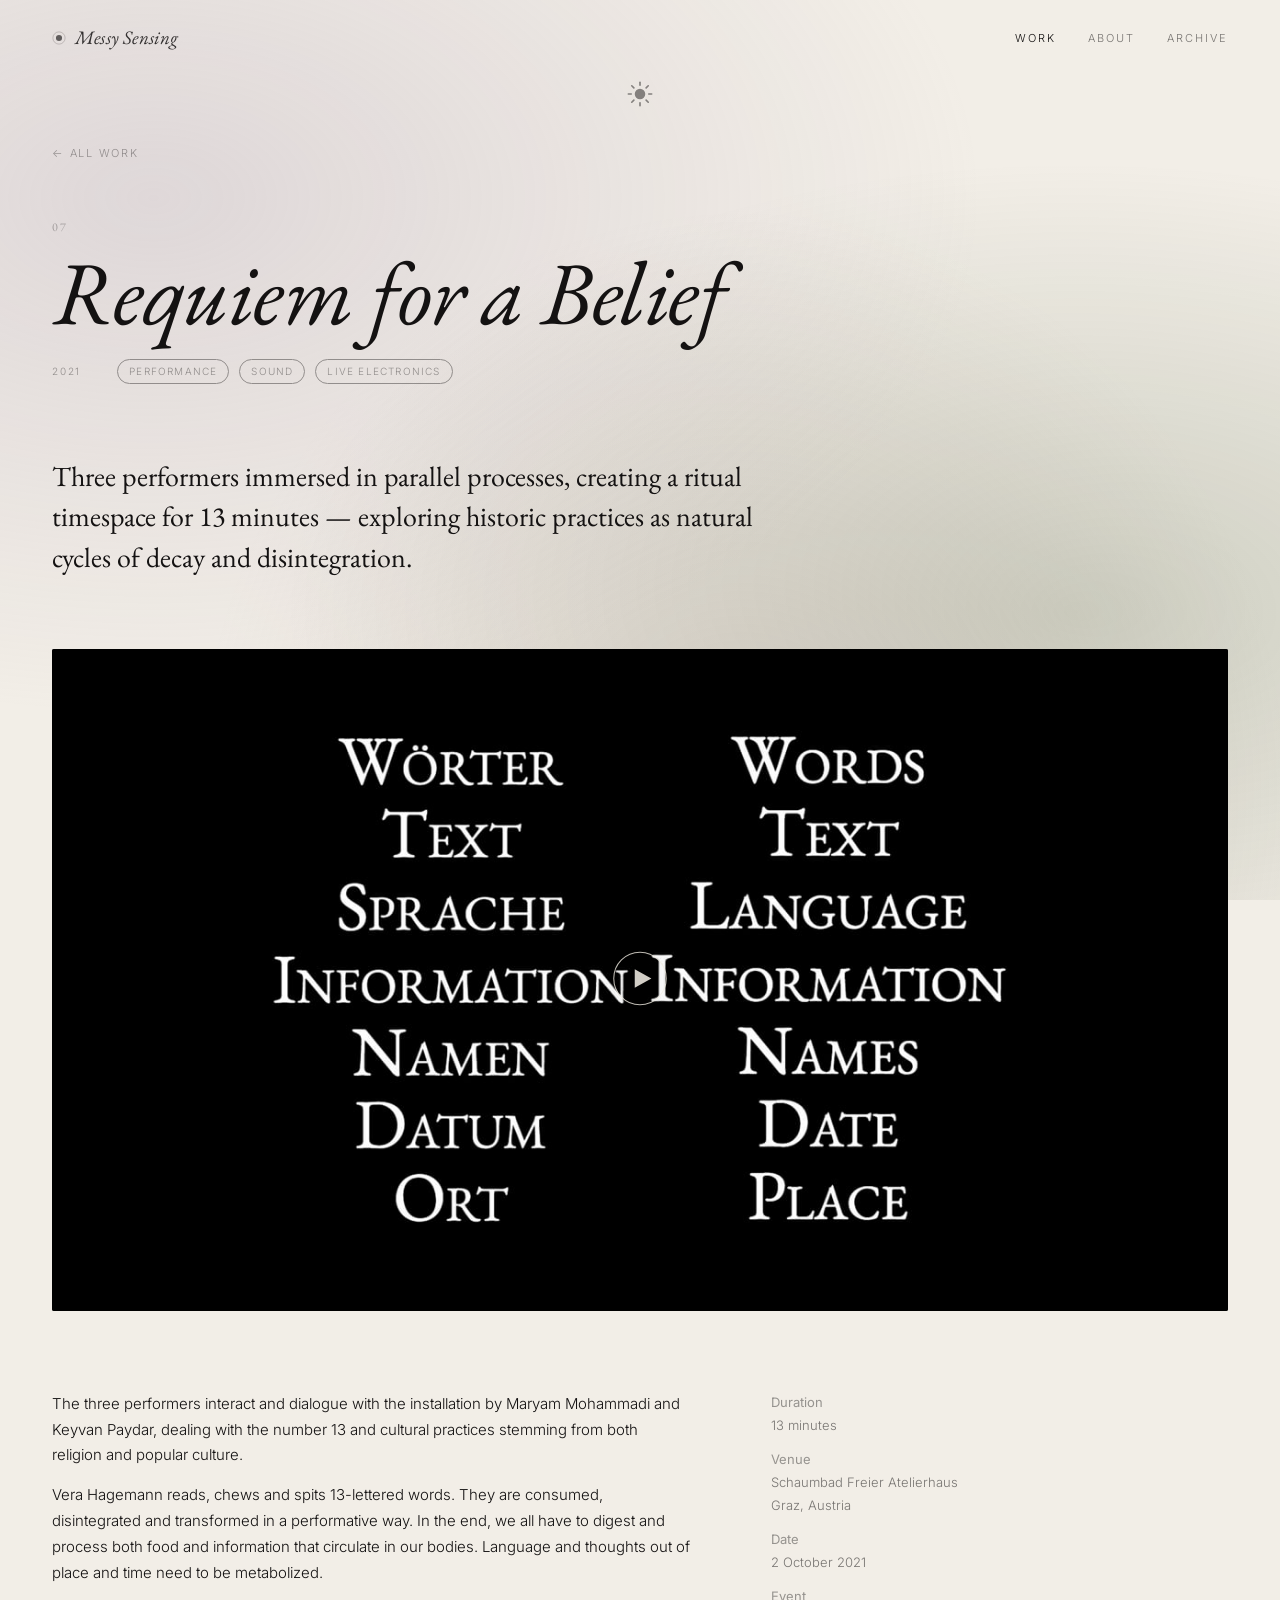
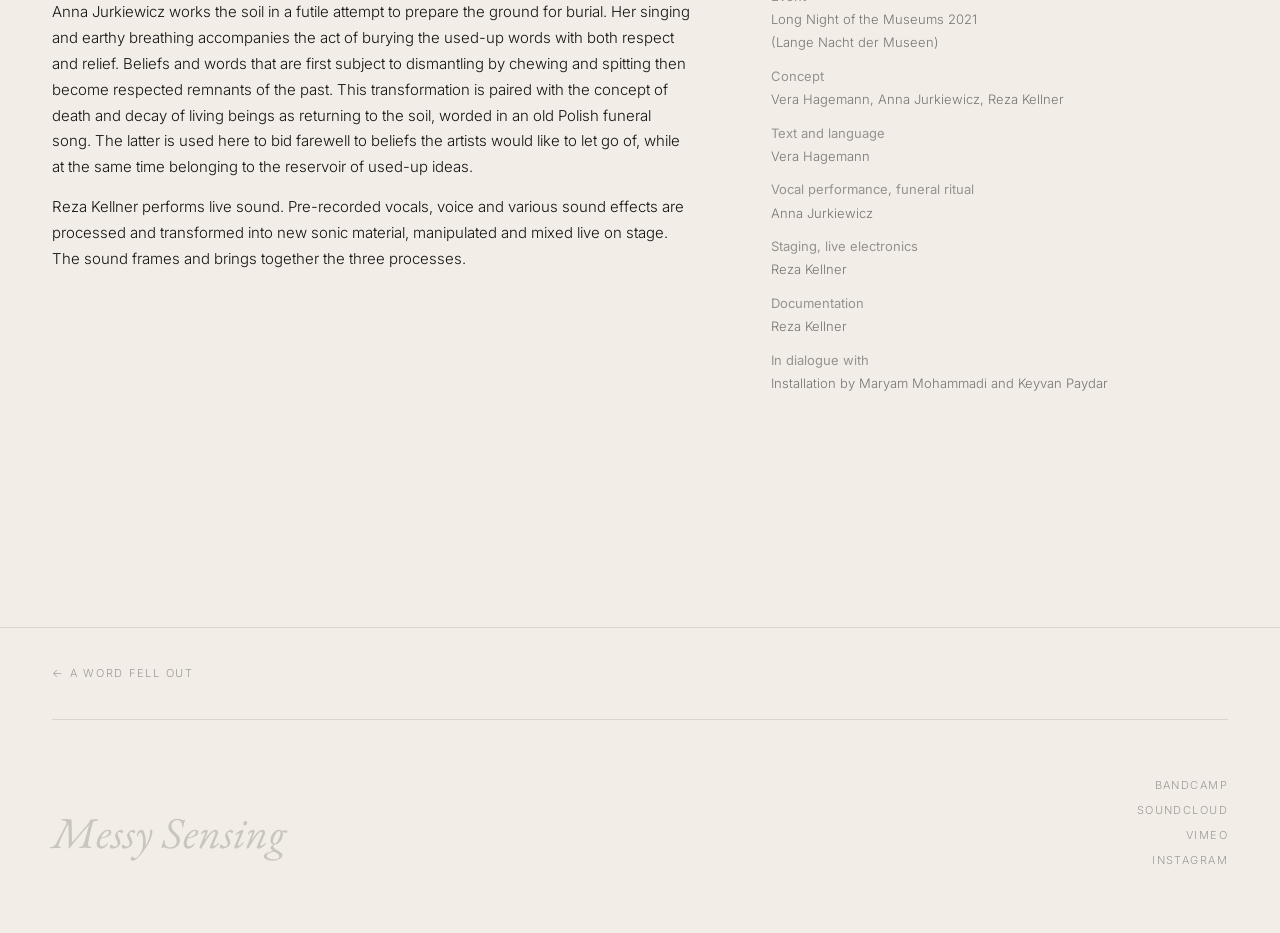
<file: work/requiem-for-a-belief/index.html>
<!doctype html>
<html lang="en" data-theme="light">
<head>
<meta charset="utf-8">
<meta name="viewport" content="width=device-width, initial-scale=1">
<title>Requiem for a Belief — Messy Sensing</title>
<meta name="description" content="Requiem for a Belief (2021): three performers immersed in parallel processes, creating a ritual timespace of thirteen minutes, exploring historic practices as natural cycles of decay.">
<meta property="og:type" content="website">
<meta property="og:site_name" content="Messy Sensing">
<meta property="og:title" content="Requiem for a Belief — Messy Sensing">
<meta property="og:description" content="Requiem for a Belief (2021): three performers immersed in parallel processes, creating a ritual timespace of thirteen minutes, exploring historic practices as natural cycles of decay.">
<meta property="og:image" content="/og.jpg"><!-- TODO: make absolute (https://your-domain/og.jpg) once the domain is live -->
<link rel="icon" type="image/svg+xml" href="../../svg/favicon.svg">
<script>(function(){var t=localStorage.getItem('ms-theme')||(matchMedia('(prefers-color-scheme: dark)').matches?'dark':'light');document.documentElement.dataset.theme=t;})();</script><link rel="preconnect" href="https://fonts.googleapis.com">
<link rel="preconnect" href="https://fonts.gstatic.com" crossorigin>
<link href="https://fonts.googleapis.com/css2?family=EB+Garamond:ital,wght@0,400;0,500;1,400;1,500&family=Inter:wght@300;400;500&display=swap" rel="stylesheet">
<link rel="stylesheet" href="../../style.css">
<style>
.project-page { position: relative; z-index: 1; padding-top: 140px; }
.project-header { max-width: 1360px; margin: 0 auto; padding: 0 52px 72px; }
.project-back { display: inline-block; font-size: 11px; letter-spacing: .16em; text-transform: uppercase; color: var(--fg); text-decoration: none; opacity: .38; transition: opacity 200ms; margin-bottom: 56px; }
.project-back::before { content: '← '; }
.project-back:hover { opacity: 1; }
.project-n { font-family: var(--serif); font-size: 12px; letter-spacing: .2em; opacity: .3; margin-bottom: 12px; }
.project-page-title { font-family: var(--serif); font-style: italic; font-weight: 400; font-size: clamp(44px, 7vw, 96px); line-height: .95; letter-spacing: -.01em; margin-bottom: 24px; }
.project-meta-row { display: flex; gap: 36px; align-items: center; flex-wrap: wrap; }
.project-page-year { font-size: 10px; letter-spacing: .18em; text-transform: uppercase; opacity: .4; }
.project-tags { display: flex; gap: 10px; flex-wrap: wrap; }
.project-tag { font-size: 10px; letter-spacing: .12em; text-transform: uppercase; opacity: .4; border: 1px solid currentColor; border-radius: 100px; padding: 3px 11px; }
.project-content { max-width: 1360px; margin: 0 auto; padding: 0 52px 80px; }
.project-lead { font-family: var(--serif); font-size: clamp(20px, 2.2vw, 28px); line-height: 1.45; max-width: 56ch; margin-bottom: 72px; }
.project-text-cols { display: grid; grid-template-columns: 1.4fr 1fr; gap: 80px; margin-bottom: 72px; align-items: start; }
.project-text-body { font-size: 15px; line-height: 1.72; }
.project-text-body p + p { margin-top: 14px; }
.project-text-detail { font-size: 13px; line-height: 1.8; opacity: .55; }
.project-text-detail p + p { margin-top: 10px; }
.project-text-detail strong { font-weight: 400; opacity: .75; }
.project-nav-bar { max-width: 1360px; margin: 80px auto 0; padding: 36px 52px; border-top: 1px solid var(--rule); display: flex; justify-content: space-between; position: relative; z-index: 1; }
.project-nav-bar a { font-size: 11px; letter-spacing: .16em; text-transform: uppercase; color: var(--fg); text-decoration: none; opacity: .38; transition: opacity 200ms; }
.project-nav-bar a:hover { opacity: 1; }
.pn-prev::before { content: '← '; }
@media (max-width: 860px) {
  .project-header, .project-content, .project-nav-bar { padding-left: 24px; padding-right: 24px; }
  .project-text-cols { grid-template-columns: 1fr; gap: 32px; }
}
</style>
</head>
<body>

<button class="theme-btn-fixed" id="theme-btn" aria-label="toggle light/dark">
  <svg class="theme-icon" viewBox="0 0 24 24" width="28" height="28" fill="none" aria-hidden="true">
    <defs><mask id="crescent-mask"><rect width="24" height="24" fill="white"/><circle class="cut-circle" r="6" fill="black"/></mask></defs>
    <g class="sun-rays" stroke="currentColor" stroke-width="1.4" stroke-linecap="round">
      <line x1="12" y1="2" x2="12" y2="4.5"/><line x1="12" y1="19.5" x2="12" y2="22"/>
      <line x1="2" y1="12" x2="4.5" y2="12"/><line x1="19.5" y1="12" x2="22" y2="12"/>
      <line x1="4.93" y1="4.93" x2="6.75" y2="6.75"/><line x1="17.25" y1="17.25" x2="19.07" y2="19.07"/>
      <line x1="19.07" y1="4.93" x2="17.25" y2="6.75"/><line x1="6.75" y1="17.25" x2="4.93" y2="19.07"/>
    </g>
    <circle class="sun-orb" cx="12" cy="12" r="4.5" fill="currentColor" mask="url(#crescent-mask)"/>
  </svg>
</button>

<nav id="nav">
  <a href="../../" class="nav-logo" id="logo-link">
    <svg width="14" height="14" viewBox="0 0 16 16" fill="currentColor" aria-hidden="true"><circle cx="8" cy="8" r="3.5" opacity=".75"/><circle cx="8" cy="8" r="7" fill="none" stroke="currentColor" stroke-width=".8" opacity=".3"/></svg>
    <span>Messy Sensing</span>
  </a>
  <div class="nav-right">
    <ul class="nav-links">
      <li><a href="../" class="active">Work</a></li>
      <li><a href="../../info.html#people">About</a></li>
      <li><a href="../../info.html#archive">Archive</a></li>
    </ul>
  </div>
</nav>

<main class="project-page">
  <div class="project-header">
    <a href="../" class="project-back">All work</a>
    <p class="project-n">07</p>
    <h1 class="project-page-title">Requiem for a Belief</h1>
    <div class="project-meta-row">
      <span class="project-page-year">2021</span>
      <div class="project-tags">
        <span class="project-tag">Performance</span>
        <span class="project-tag">Sound</span>
        <span class="project-tag">Live Electronics</span>
      </div>
    </div>
  </div>

  <div class="project-content">

    <p class="project-lead">Three performers immersed in parallel processes, creating a ritual timespace for 13 minutes — exploring historic practices as natural cycles of decay and disintegration.</p>

    <div class="vimeo vimeo-f" style="margin-bottom: 80px;" data-src="https://player.vimeo.com/video/684352693?h=9648f75f28&badge=0&autopause=0&player_id=0&app_id=58479&autoplay=1" data-title="Requiem for a Belief">
      <img src="../../posters/684352693.jpg" alt="" width="1280" height="720" loading="lazy" decoding="async">
      <button type="button" class="vimeo-play" aria-label="Play video: Requiem for a Belief">
        <svg viewBox="0 0 64 64" width="56" height="56" fill="none" aria-hidden="true">
          <circle cx="32" cy="32" r="30" stroke="currentColor" stroke-width="1.2" opacity=".9"/>
          <path d="M26 21.5 45 32 26 42.5 Z" fill="currentColor"/>
        </svg>
      </button>
    </div>

    <div class="project-text-cols">
      <div class="project-text-body">
        <p>The three performers interact and dialogue with the installation by Maryam Mohammadi and Keyvan Paydar, dealing with the number 13 and cultural practices stemming from both religion and popular culture.</p>
        <p>Vera Hagemann reads, chews and spits 13-lettered words. They are consumed, disintegrated and transformed in a performative way. In the end, we all have to digest and process both food and information that circulate in our bodies. Language and thoughts out of place and time need to be metabolized.</p>
        <p>Anna Jurkiewicz works the soil in a futile attempt to prepare the ground for burial. Her singing and earthy breathing accompanies the act of burying the used-up words with both respect and relief. Beliefs and words that are first subject to dismantling by chewing and spitting then become respected remnants of the past. This transformation is paired with the concept of death and decay of living beings as returning to the soil, worded in an old Polish funeral song. The latter is used here to bid farewell to beliefs the artists would like to let go of, while at the same time belonging to the reservoir of used-up ideas.</p>
        <p>Reza Kellner performs live sound. Pre-recorded vocals, voice and various sound effects are processed and transformed into new sonic material, manipulated and mixed live on stage. The sound frames and brings together the three processes.</p>
      </div>
      <div class="project-text-detail">
        <p><strong>Duration</strong><br>13 minutes</p>
        <p><strong>Venue</strong><br>Schaumbad Freier Atelierhaus<br>Graz, Austria</p>
        <p><strong>Date</strong><br>2 October 2021</p>
        <p><strong>Event</strong><br>Long Night of the Museums 2021<br>(Lange Nacht der Museen)</p>
        <p><strong>Concept</strong><br>Vera Hagemann, Anna Jurkiewicz, Reza Kellner</p>
        <p><strong>Text and language</strong><br>Vera Hagemann</p>
        <p><strong>Vocal performance, funeral ritual</strong><br>Anna Jurkiewicz</p>
        <p><strong>Staging, live electronics</strong><br>Reza Kellner</p>
        <p><strong>Documentation</strong><br>Reza Kellner</p>
        <p><strong>In dialogue with</strong><br>Installation by Maryam Mohammadi and Keyvan Paydar</p>
      </div>
    </div>

  </div>
</main>

<nav class="project-nav-bar" aria-label="project navigation">
  <a href="../a-word-fell-out/" class="pn-prev">A Word Fell Out</a>
  <span></span>
</nav>

<hr class="divider">
<footer>
  <span class="footer-title">Messy Sensing</span>
  <div class="footer-links">
    <a href="https://lakeurumia.bandcamp.com" target="_blank" rel="noopener">Bandcamp</a>
    <a href="https://soundcloud.com/lakeurumia" target="_blank" rel="noopener">SoundCloud</a>
    <a href="https://vimeo.com/lakeurumia" target="_blank" rel="noopener">Vimeo</a>
    <a href="https://instagram.com/lakeurumia" target="_blank" rel="noopener">Instagram</a>
  </div>
</footer>

<script src="../../main.js"></script>
</body>
</html>
</file>
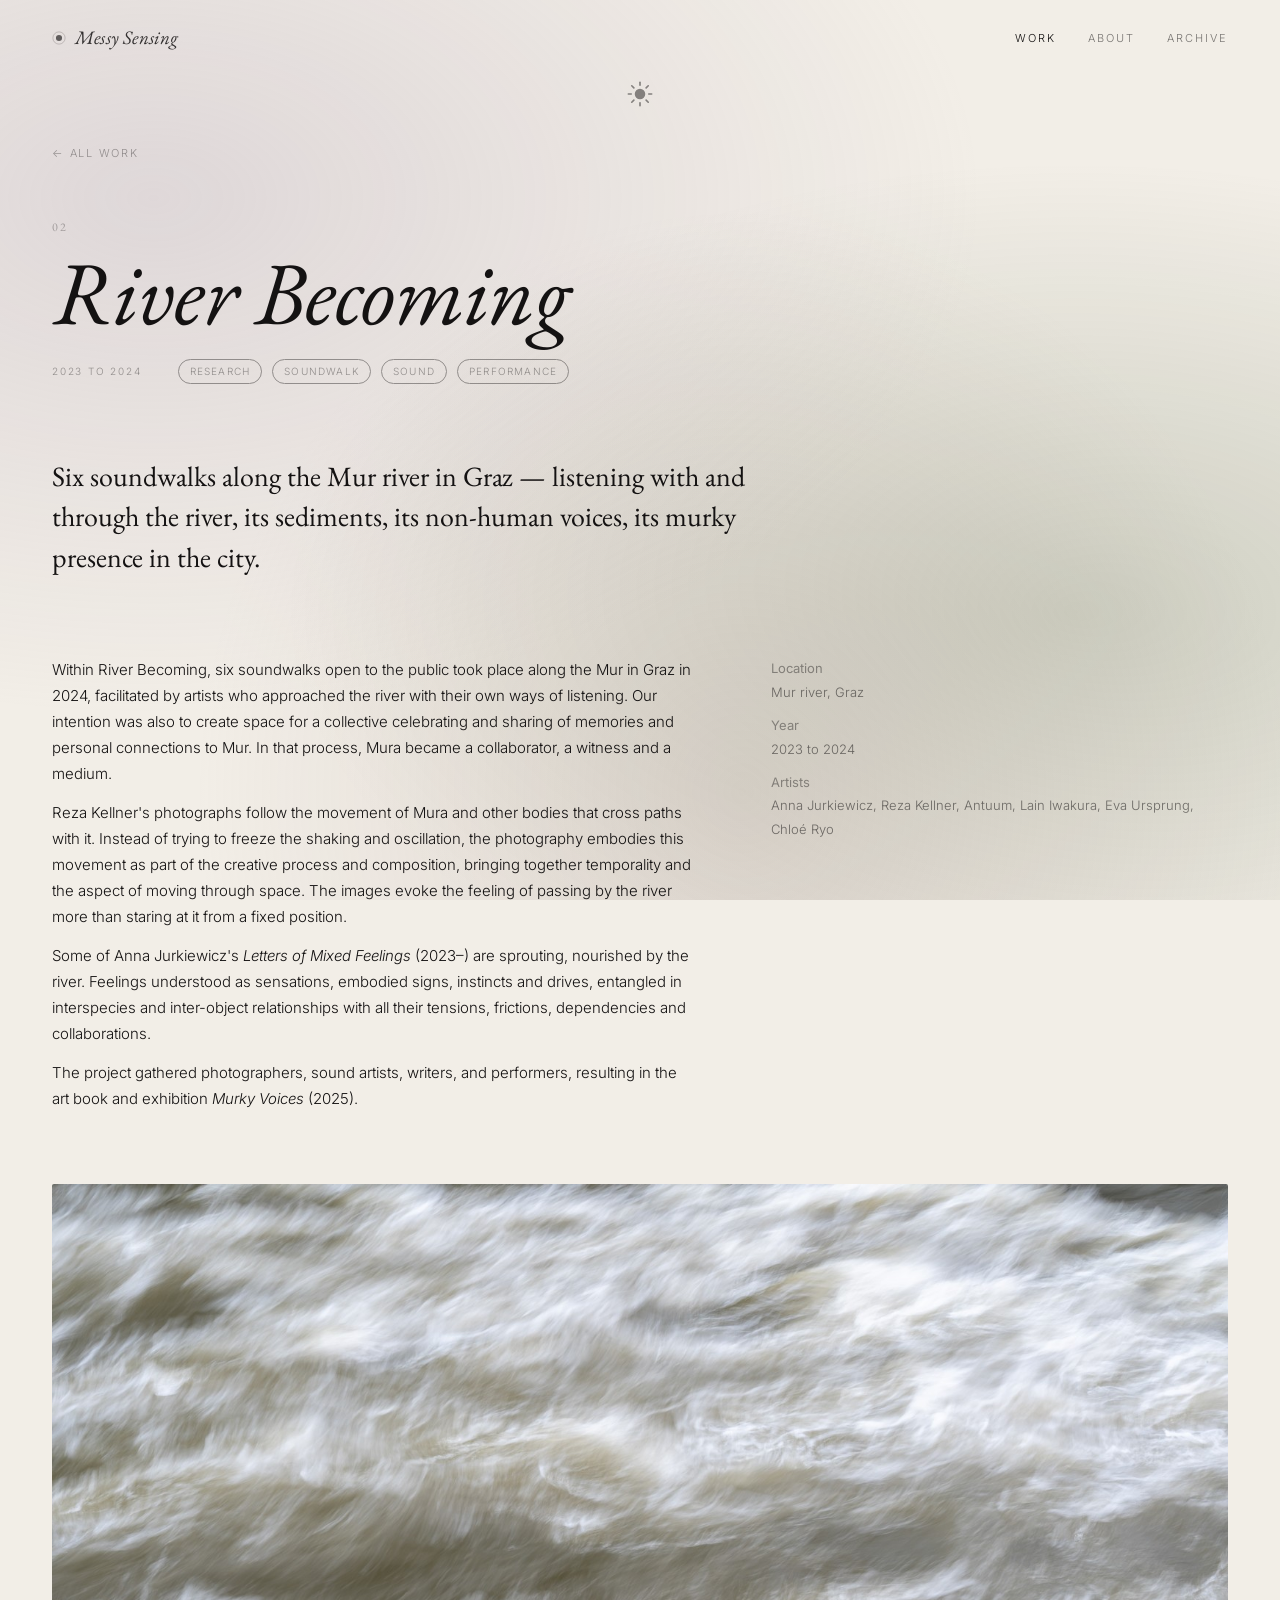
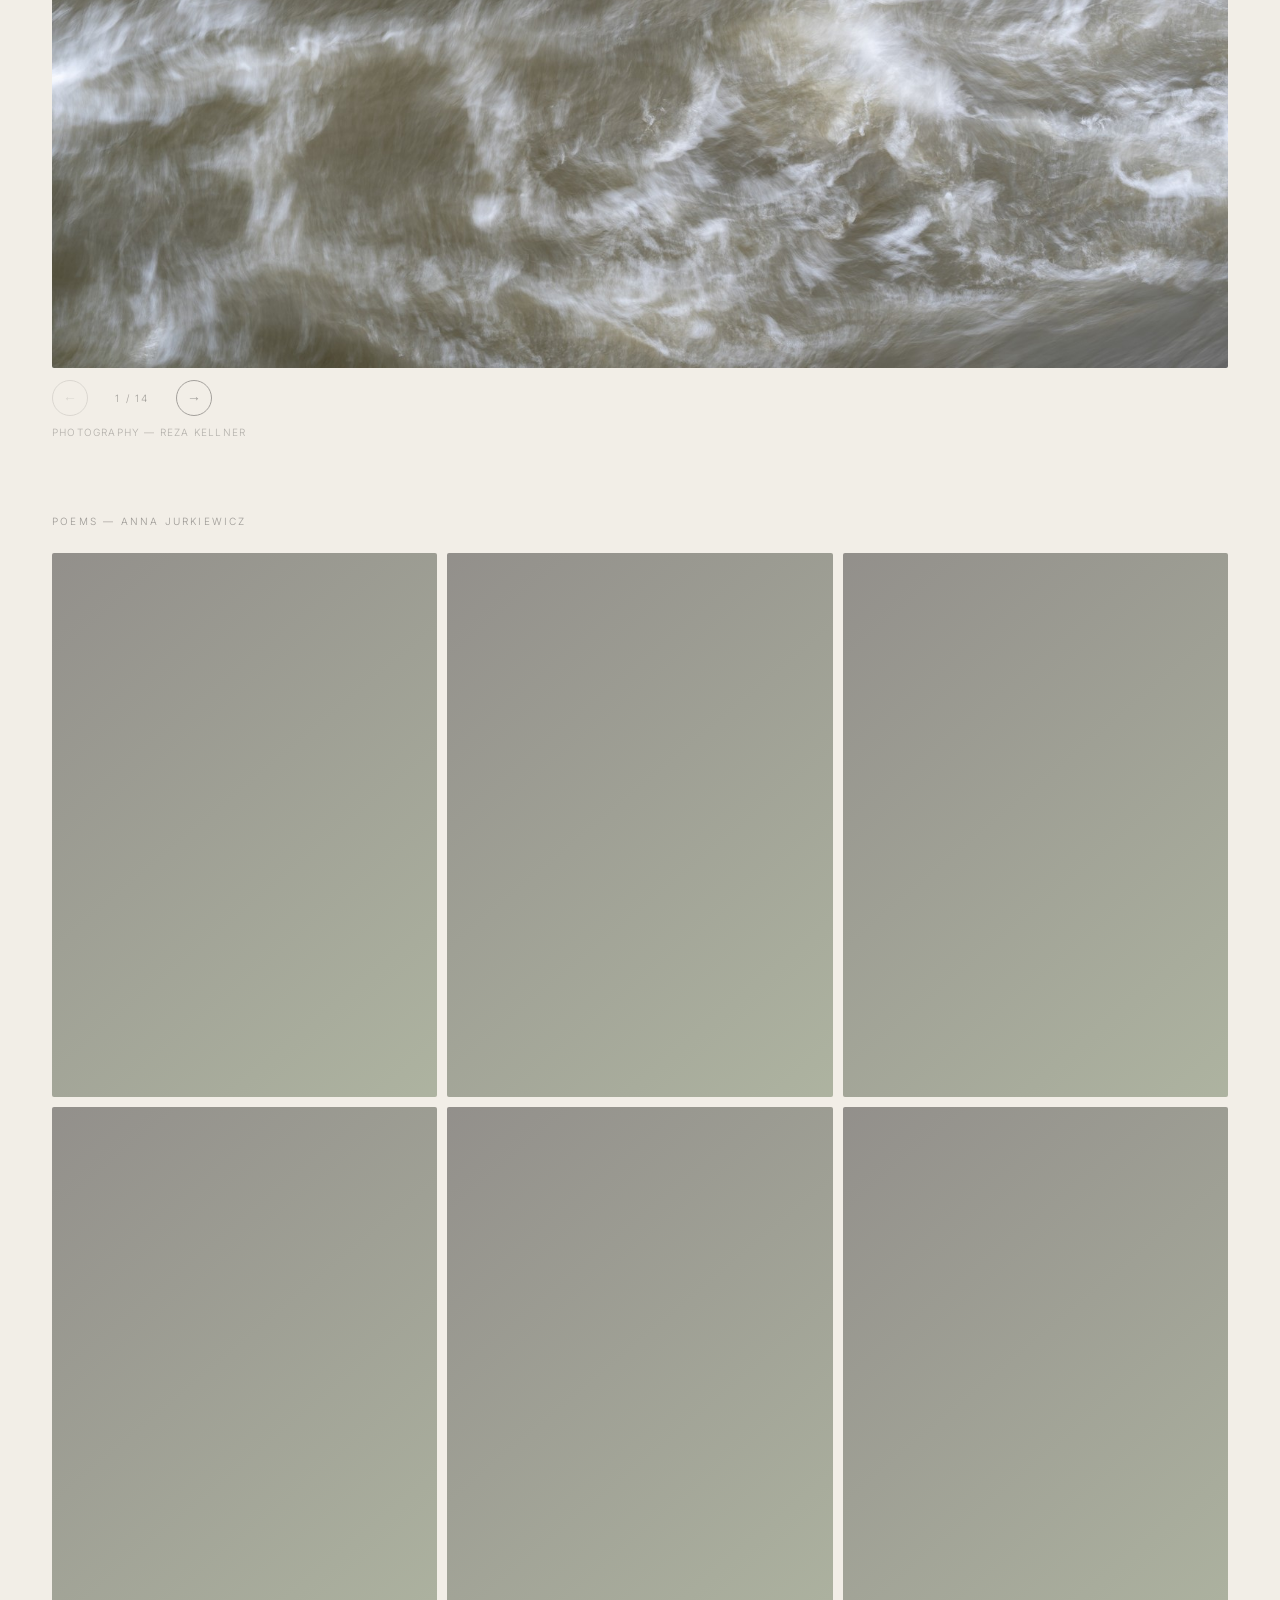
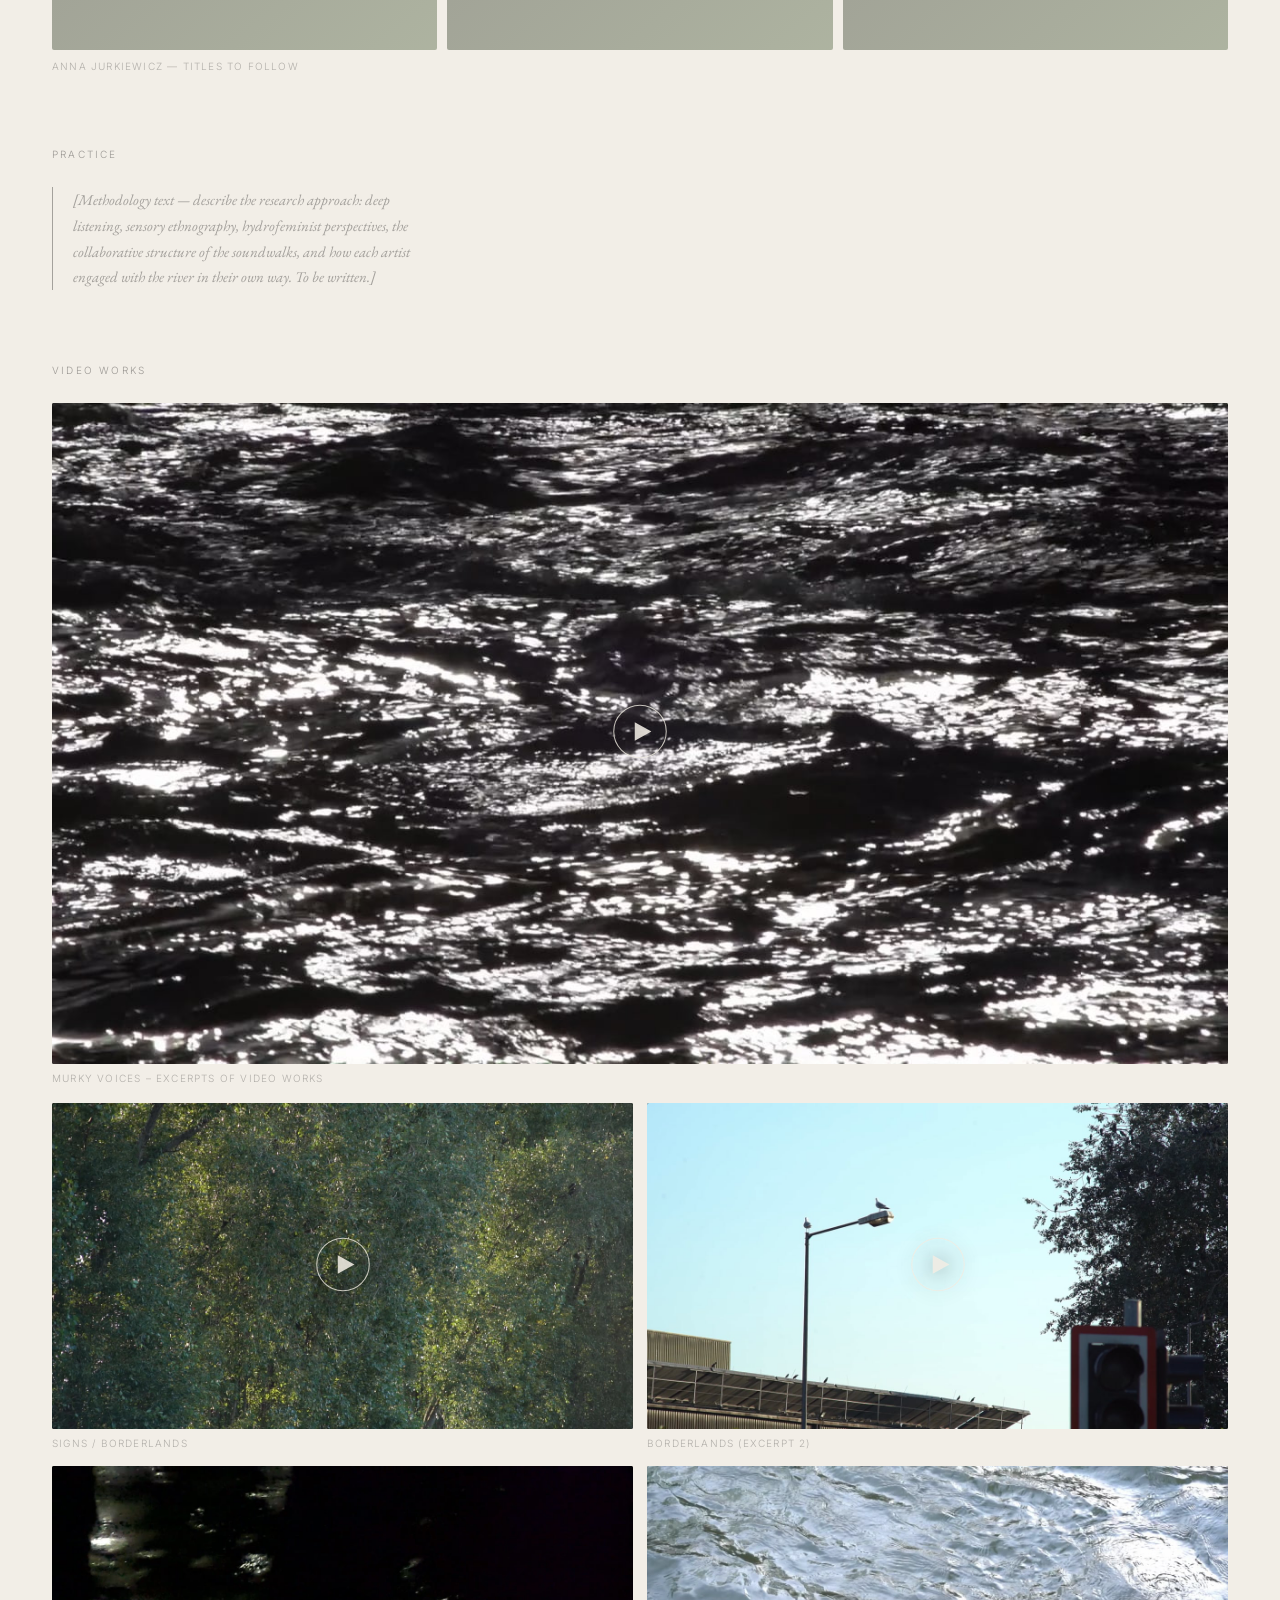
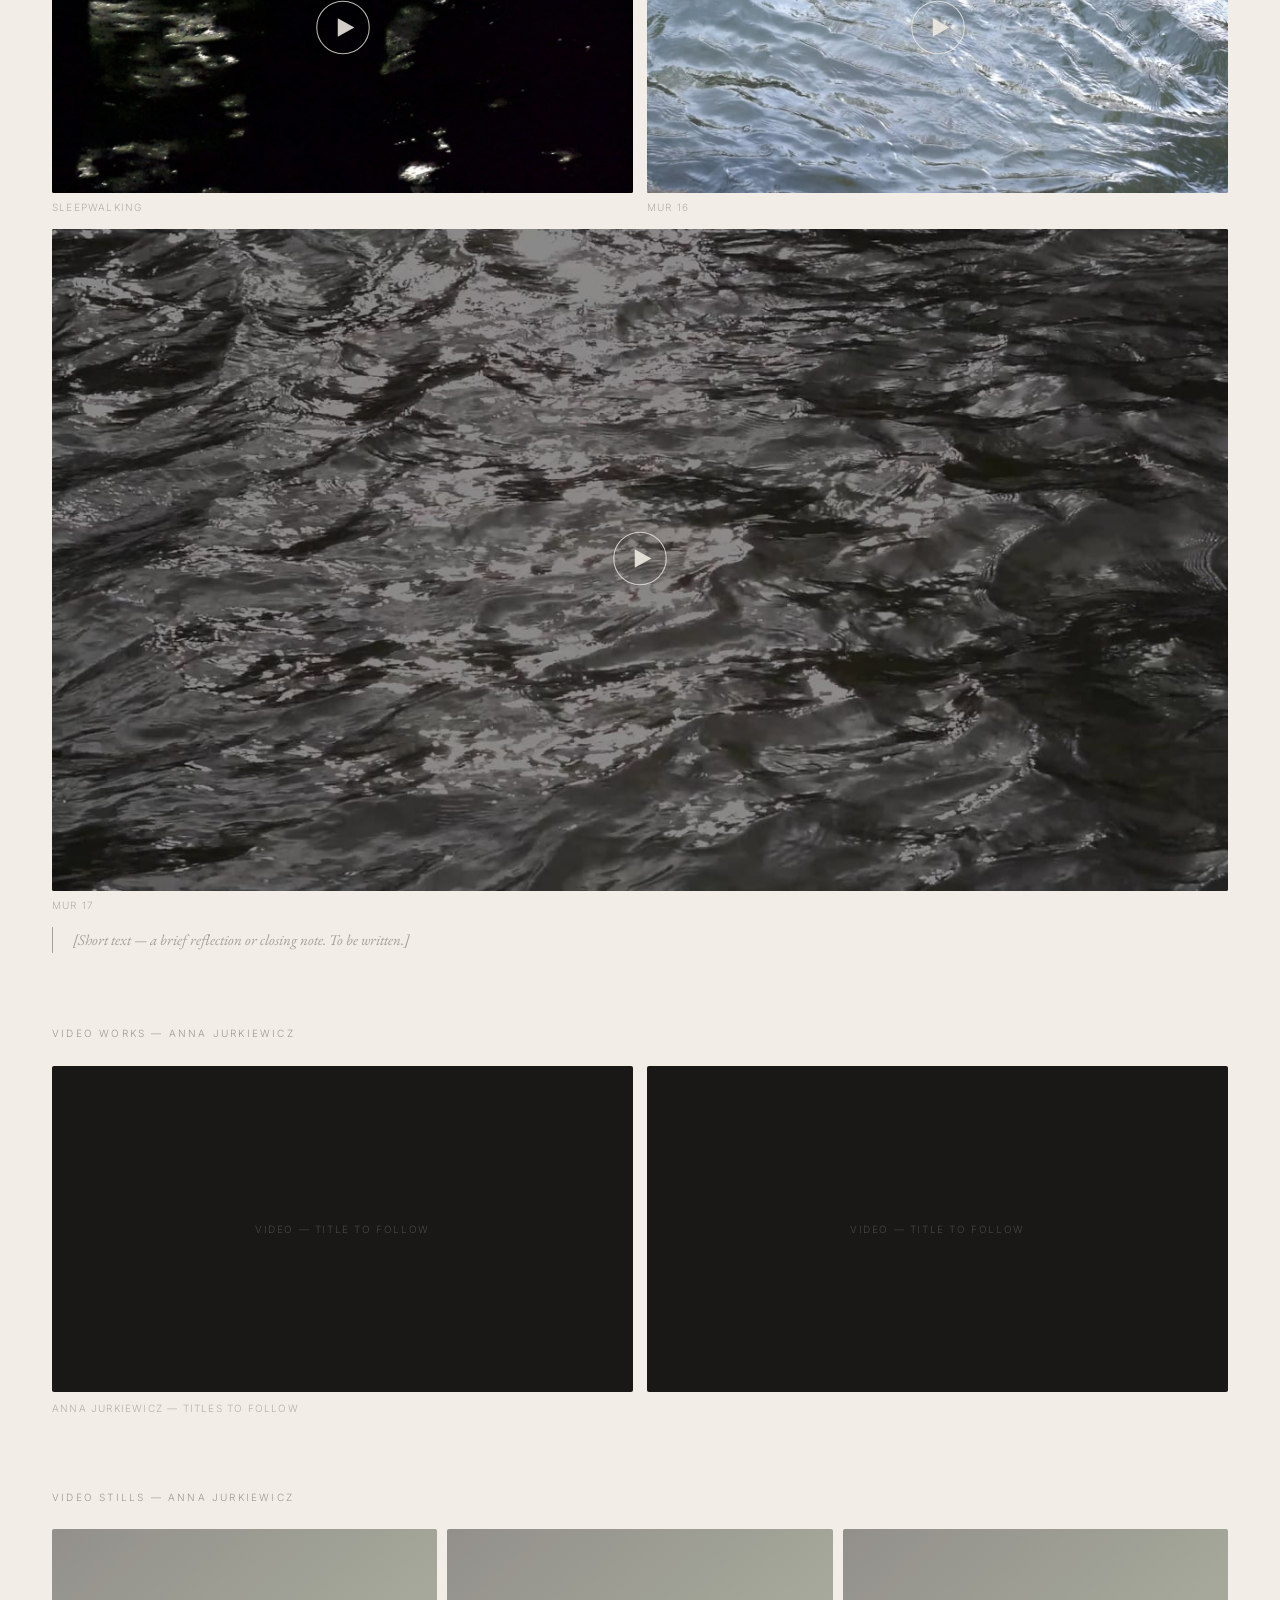
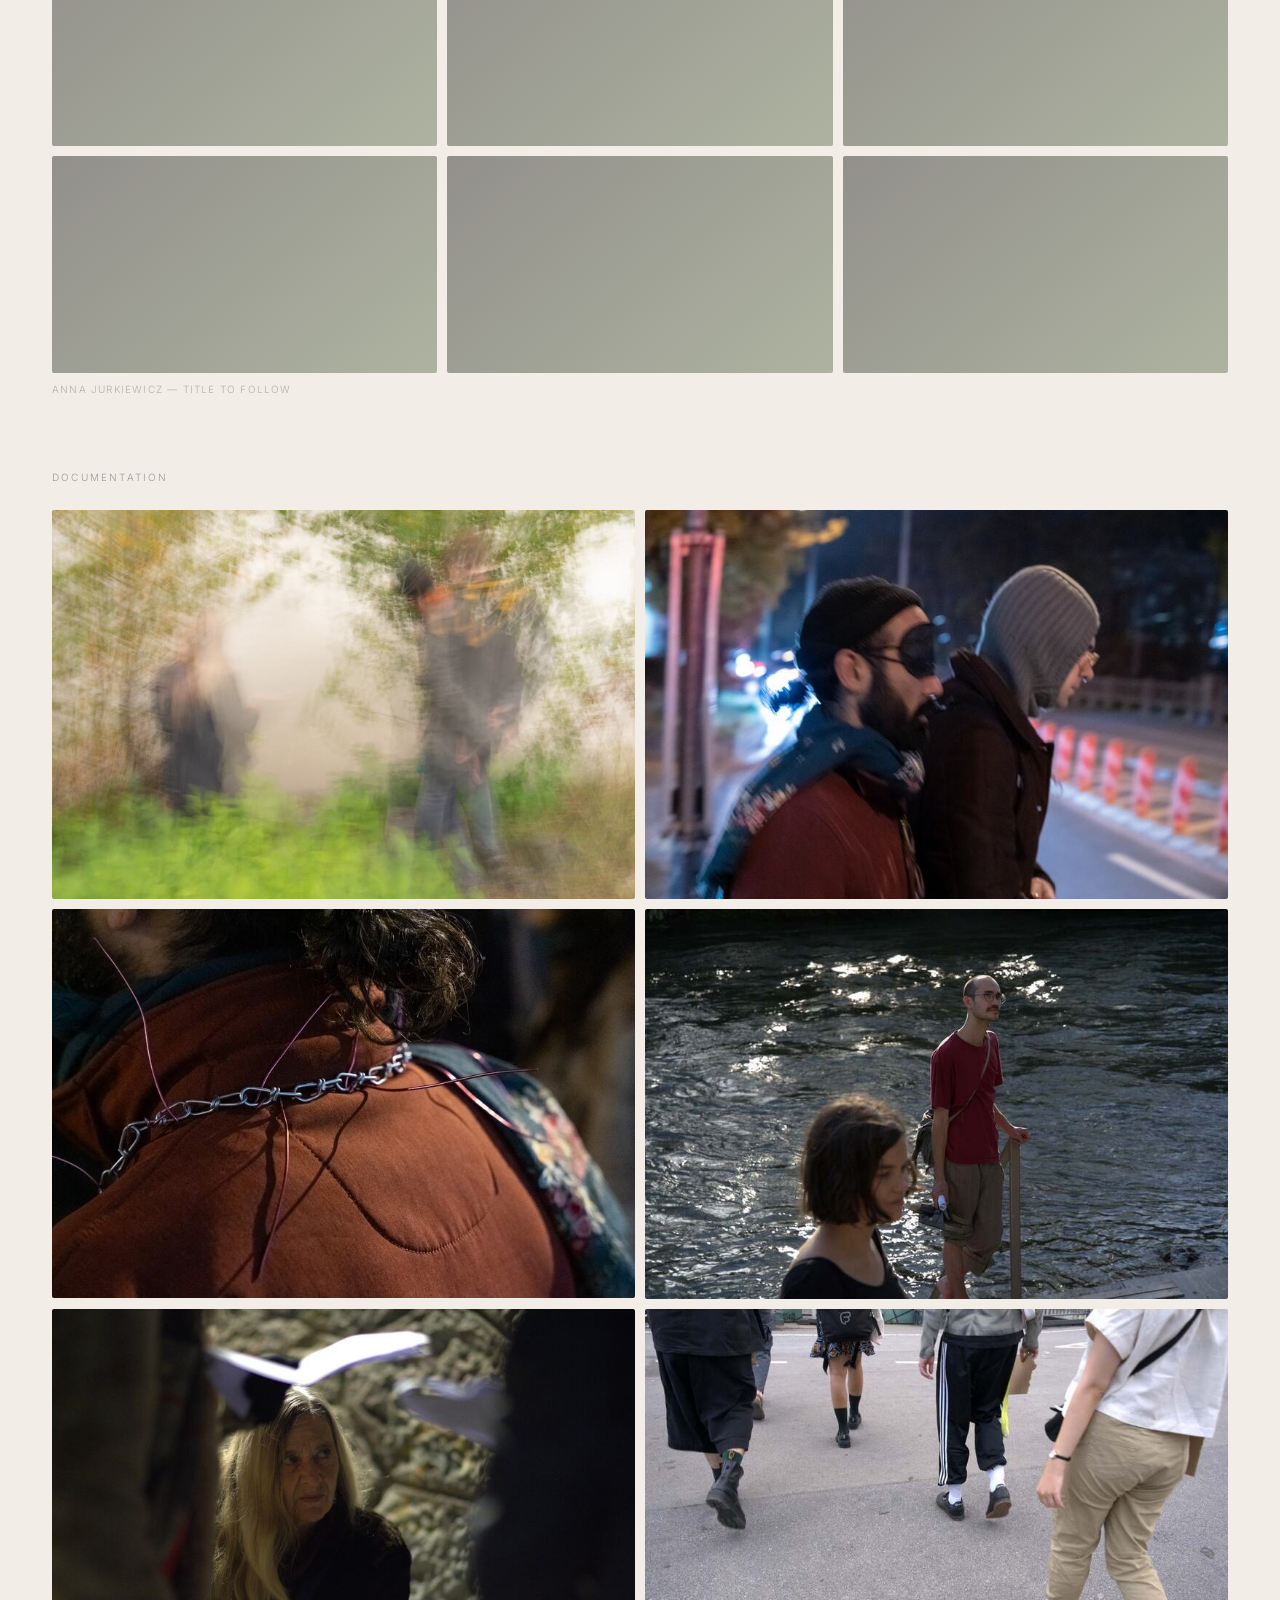
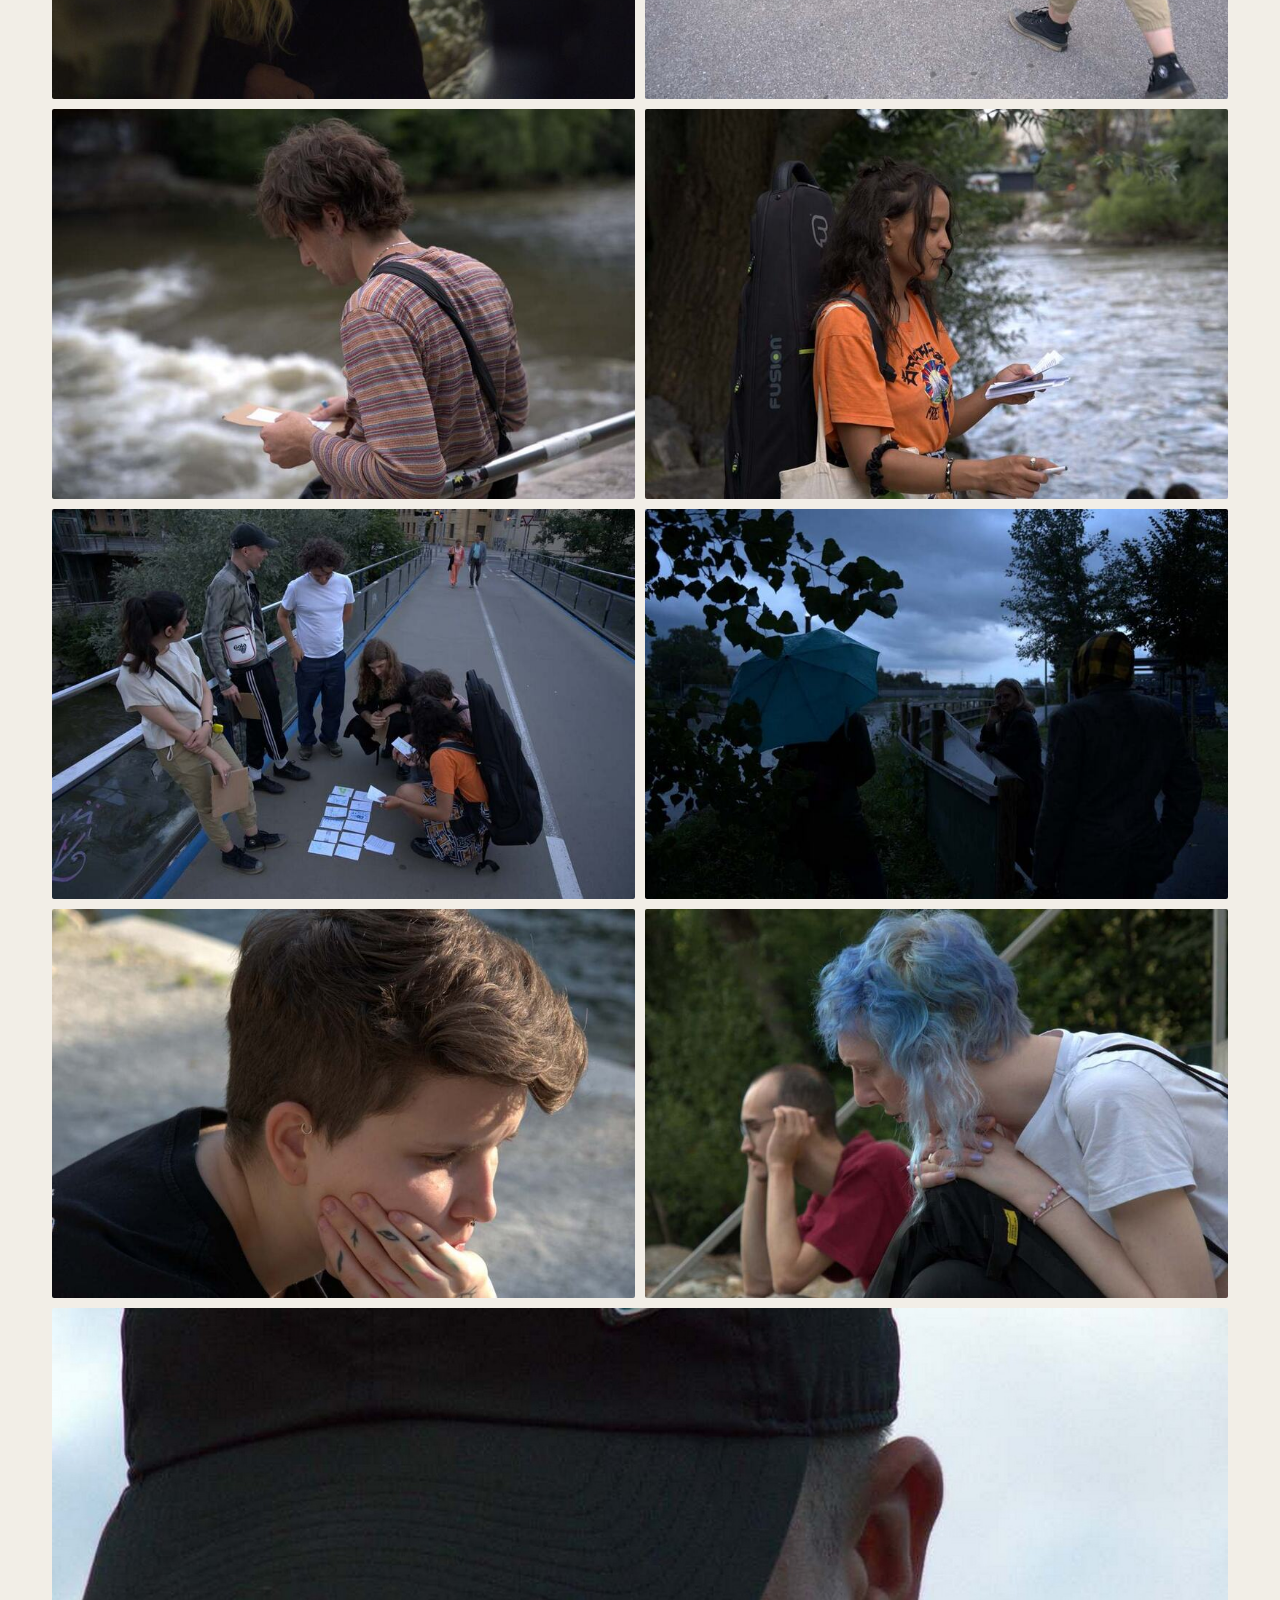
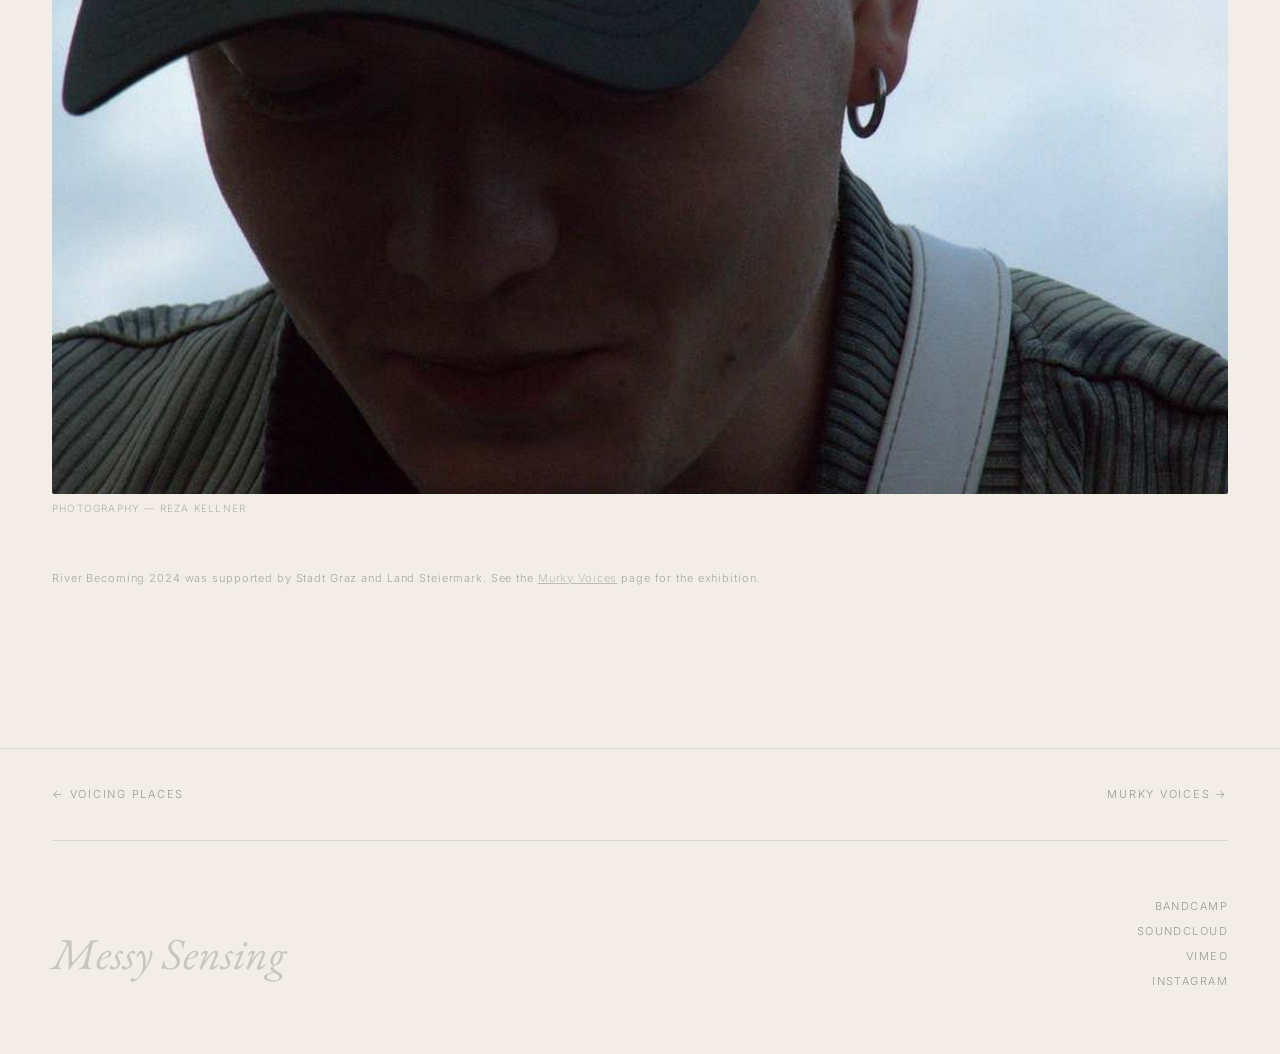
<file: work/river-becoming/index.html>
<!doctype html>
<html lang="en" data-theme="light">
<head>
<meta charset="utf-8">
<meta name="viewport" content="width=device-width, initial-scale=1">
<title>River Becoming — Messy Sensing</title>
<meta name="description" content="River Becoming (2023 to 2024): six public soundwalks along the Mur river in Graz, listening with and through the river, its sediments and its non-human voices.">
<meta property="og:type" content="website">
<meta property="og:site_name" content="Messy Sensing">
<meta property="og:title" content="River Becoming — Messy Sensing">
<meta property="og:description" content="River Becoming (2023 to 2024): six public soundwalks along the Mur river in Graz, listening with and through the river, its sediments and its non-human voices.">
<meta property="og:image" content="/og.jpg"><!-- TODO: make absolute (https://your-domain/og.jpg) once the domain is live -->
<link rel="icon" type="image/svg+xml" href="../../svg/favicon.svg">
<script>(function(){var t=localStorage.getItem('ms-theme')||(matchMedia('(prefers-color-scheme: dark)').matches?'dark':'light');document.documentElement.dataset.theme=t;})();</script><link rel="preconnect" href="https://fonts.googleapis.com">
<link rel="preconnect" href="https://fonts.gstatic.com" crossorigin>
<link href="https://fonts.googleapis.com/css2?family=EB+Garamond:ital,wght@0,400;0,500;1,400;1,500&family=Inter:wght@300;400;500&display=swap" rel="stylesheet">
<link rel="stylesheet" href="../../style.css">
<style>
.project-page { position: relative; z-index: 1; padding-top: 140px; }
.project-header { max-width: 1360px; margin: 0 auto; padding: 0 52px 72px; }
.project-back { display: inline-block; font-size: 11px; letter-spacing: .16em; text-transform: uppercase; color: var(--fg); text-decoration: none; opacity: .38; transition: opacity 200ms; margin-bottom: 56px; }
.project-back::before { content: '← '; }
.project-back:hover { opacity: 1; }
.project-n { font-family: var(--serif); font-size: 12px; letter-spacing: .2em; opacity: .3; margin-bottom: 12px; }
.project-page-title { font-family: var(--serif); font-style: italic; font-weight: 400; font-size: clamp(44px, 7vw, 96px); line-height: .95; letter-spacing: -.01em; margin-bottom: 24px; }
.project-meta-row { display: flex; gap: 36px; align-items: center; flex-wrap: wrap; }
.project-page-year { font-size: 10px; letter-spacing: .18em; text-transform: uppercase; opacity: .4; }
.project-tags { display: flex; gap: 10px; flex-wrap: wrap; }
.project-tag { font-size: 10px; letter-spacing: .12em; text-transform: uppercase; opacity: .4; border: 1px solid currentColor; border-radius: 100px; padding: 3px 11px; }
.project-content { max-width: 1360px; margin: 0 auto; padding: 0 52px 80px; }
.project-lead { font-family: var(--serif); font-size: clamp(20px, 2.2vw, 28px); line-height: 1.45; max-width: 56ch; margin-bottom: 80px; }
.project-text-cols { display: grid; grid-template-columns: 1.4fr 1fr; gap: 80px; margin-bottom: 72px; align-items: start; }
.project-text-body { font-size: 15px; line-height: 1.72; }
.project-text-body p + p { margin-top: 14px; }
.project-text-detail { font-size: 13px; line-height: 1.8; opacity: .55; }
.project-text-detail p + p { margin-top: 10px; }
.project-text-detail strong { font-weight: 400; opacity: .75; }
.project-section-label { display: block; font-size: 10px; letter-spacing: .22em; text-transform: uppercase; opacity: .38; margin: 72px 0 24px; }
.video-grid { display: grid; grid-template-columns: 1fr 1fr; gap: 14px; margin-bottom: 14px; }
.placeholder-text {
  font-family: var(--serif);
  font-style: italic;
  font-size: 15px;
  line-height: 1.72;
  opacity: .35;
  border-left: 1px solid currentColor;
  padding-left: 20px;
  max-width: 52ch;
  margin-bottom: 72px;
}
.aport { padding-top: 141%; }
.stills-grid {
  display: grid;
  grid-template-columns: 1fr 1fr 1fr;
  gap: 10px;
  margin-bottom: 8px;
}
.work-credit {
  font-size: 10px;
  letter-spacing: .12em;
  text-transform: uppercase;
  opacity: .28;
  margin-bottom: 52px;
}
.photo-credit {
  font-size: 10px;
  letter-spacing: .12em;
  text-transform: uppercase;
  opacity: .28;
  margin-top: 6px;
  margin-bottom: 52px;
}
.vimeo-ph span {
  position: absolute;
  top: 50%; left: 50%;
  transform: translate(-50%, -50%);
  font-size: 10px;
  letter-spacing: .16em;
  text-transform: uppercase;
  color: rgba(240,235,226,.22);
  white-space: nowrap;
}
.exhibition-block {
  display: grid;
  grid-template-columns: 1fr 1fr;
  gap: 52px;
  margin-top: 24px;
  margin-bottom: 52px;
  align-items: start;
}
.exhibition-title {
  font-family: var(--serif);
  font-style: italic;
  font-weight: 400;
  font-size: clamp(28px, 4vw, 52px);
  line-height: 1;
  margin-bottom: 22px;
}
.exhibition-venue { font-size: 13px; line-height: 1.8; opacity: .55; }
.exhibition-venue p + p { margin-top: 8px; }
.exhibition-note { font-size: 14px; line-height: 1.72; margin-top: 22px; }
.project-nav-bar { max-width: 1360px; margin: 80px auto 0; padding: 36px 52px; border-top: 1px solid var(--rule); display: flex; justify-content: space-between; position: relative; z-index: 1; }
.project-nav-bar a { font-size: 11px; letter-spacing: .16em; text-transform: uppercase; color: var(--fg); text-decoration: none; opacity: .38; transition: opacity 200ms; }
.project-nav-bar a:hover { opacity: 1; }
.pn-next::after { content: ' →'; }
.pn-prev::before { content: '← '; }
.support-note { font-size: 11px; letter-spacing: .08em; opacity: .32; margin-top: 52px; line-height: 1.8; }
.support-note a { text-decoration: underline; }
.exhibition-text { font-size: 15px; line-height: 1.72; max-width: 72ch; margin-top: 40px; }
.exhibition-text p + p { margin-top: 14px; }
.sound-poem { font-family: var(--serif); font-style: italic; font-size: 18px; opacity: .6; letter-spacing: .04em; }
.exhibition-credits { margin-top: 32px; font-size: 13px; line-height: 1.85; opacity: .45; }
.exhibition-credits p + p { margin-top: 2px; }
.slide-viewer { margin-bottom: 8px; }
.slide-stage img {
  width: 100%; height: auto;
  display: none;
  border-radius: 2px;
  user-select: none;
}
.slide-stage img.active {
  display: block;
  animation: sv-in 280ms ease;
}
@keyframes sv-in { from { opacity: 0; } to { opacity: 1; } }
.slide-controls {
  display: flex; align-items: center; gap: 20px;
  margin-top: 12px;
}
.slide-btn {
  background: none;
  border: 1px solid currentColor;
  color: var(--fg);
  width: 36px; height: 36px;
  border-radius: 50%;
  font-size: 14px;
  opacity: .35;
  transition: opacity 200ms;
  display: flex; align-items: center; justify-content: center;
}
.slide-btn:hover:not(:disabled) { opacity: 1; }
.slide-btn:disabled { opacity: .1; }
.slide-count {
  font-size: 10px; letter-spacing: .18em; text-transform: uppercase;
  opacity: .35; min-width: 48px; text-align: center;
}
@media (max-width: 860px) {
  .project-header, .project-content, .project-nav-bar { padding-left: 24px; padding-right: 24px; }
  .project-text-cols { grid-template-columns: 1fr; gap: 32px; }
  .video-grid { grid-template-columns: 1fr; }
  .stills-grid { grid-template-columns: 1fr; }
  .exhibition-block { grid-template-columns: 1fr; gap: 28px; }
}
</style>
</head>
<body>

<button class="theme-btn-fixed" id="theme-btn" aria-label="toggle light/dark">
  <svg class="theme-icon" viewBox="0 0 24 24" width="28" height="28" fill="none" aria-hidden="true">
    <defs><mask id="crescent-mask"><rect width="24" height="24" fill="white"/><circle class="cut-circle" r="6" fill="black"/></mask></defs>
    <g class="sun-rays" stroke="currentColor" stroke-width="1.4" stroke-linecap="round">
      <line x1="12" y1="2" x2="12" y2="4.5"/><line x1="12" y1="19.5" x2="12" y2="22"/>
      <line x1="2" y1="12" x2="4.5" y2="12"/><line x1="19.5" y1="12" x2="22" y2="12"/>
      <line x1="4.93" y1="4.93" x2="6.75" y2="6.75"/><line x1="17.25" y1="17.25" x2="19.07" y2="19.07"/>
      <line x1="19.07" y1="4.93" x2="17.25" y2="6.75"/><line x1="6.75" y1="17.25" x2="4.93" y2="19.07"/>
    </g>
    <circle class="sun-orb" cx="12" cy="12" r="4.5" fill="currentColor" mask="url(#crescent-mask)"/>
  </svg>
</button>

<nav id="nav">
  <a href="../../" class="nav-logo" id="logo-link">
    <svg width="14" height="14" viewBox="0 0 16 16" fill="currentColor" aria-hidden="true"><circle cx="8" cy="8" r="3.5" opacity=".75"/><circle cx="8" cy="8" r="7" fill="none" stroke="currentColor" stroke-width=".8" opacity=".3"/></svg>
    <span>Messy Sensing</span>
  </a>
  <div class="nav-right">
    <ul class="nav-links">
      <li><a href="../" class="active">Work</a></li>
      <li><a href="../../info.html#people">About</a></li>
      <li><a href="../../info.html#archive">Archive</a></li>
    </ul>
  </div>
</nav>

<main class="project-page">
  <div class="project-header">
    <a href="../" class="project-back">All work</a>
    <p class="project-n">02</p>
    <h1 class="project-page-title">River Becoming</h1>
    <div class="project-meta-row">
      <span class="project-page-year">2023 to 2024</span>
      <div class="project-tags">
        <span class="project-tag">Research</span>
        <span class="project-tag">Soundwalk</span>
        <span class="project-tag">Sound</span>
        <span class="project-tag">Performance</span>
      </div>
    </div>
  </div>

  <div class="project-content">
    <p class="project-lead">Six soundwalks along the Mur river in Graz — listening with and through the river, its sediments, its non-human voices, its murky presence in the city.</p>

    <div class="project-text-cols">
      <div class="project-text-body">
        <p>Within River Becoming, six soundwalks open to the public took place along the Mur in Graz in 2024, facilitated by artists who approached the river with their own ways of listening. Our intention was also to create space for a collective celebrating and sharing of memories and personal connections to Mur. In that process, Mura became a collaborator, a witness and a medium.</p>
        <p>Reza Kellner's photographs follow the movement of Mura and other bodies that cross paths with it. Instead of trying to freeze the shaking and oscillation, the photography embodies this movement as part of the creative process and composition, bringing together temporality and the aspect of moving through space. The images evoke the feeling of passing by the river more than staring at it from a fixed position.</p>
        <p>Some of Anna Jurkiewicz's <em>Letters of Mixed Feelings</em> (2023–) are sprouting, nourished by the river. Feelings understood as sensations, embodied signs, instincts and drives, entangled in interspecies and inter-object relationships with all their tensions, frictions, dependencies and collaborations.</p>
        <p>The project gathered photographers, sound artists, writers, and performers, resulting in the art book and exhibition <em>Murky Voices</em> (2025).</p>
      </div>
      <div class="project-text-detail">
        <p><strong>Location</strong><br>Mur river, Graz</p>
        <p><strong>Year</strong><br>2023 to 2024</p>
        <p><strong>Artists</strong><br>Anna Jurkiewicz, Reza Kellner, Antuum, Lain Iwakura, Eva Ursprung, Chloé Ryo</p>
      </div>
    </div>

    <!-- Art photos — single-image viewer -->
    <div class="slide-viewer">
      <div class="slide-stage">
        <img width="1600" height="1067" loading="lazy" decoding="async" srcset="Images/Art/big/RKP00075-800.jpg 800w, Images/Art/big/RKP00075.jpg 1600w" sizes="(min-width: 1465px) 1256px, (max-width: 860px) calc(100vw - 48px), calc(100vw - 104px)" src="Images/Art/big/RKP00075.jpg" alt="River Mur, Graz" class="active">
        <img width="1600" height="1067" loading="lazy" decoding="async" srcset="Images/Art/big/PIL00056-800.jpg 800w, Images/Art/big/PIL00056.jpg 1600w" sizes="(min-width: 1465px) 1256px, (max-width: 860px) calc(100vw - 48px), calc(100vw - 104px)" src="Images/Art/big/PIL00056.jpg" alt="River Mur, Graz">
        <img width="1600" height="1067" loading="lazy" decoding="async" srcset="Images/Art/big/PIL00141-800.jpg 800w, Images/Art/big/PIL00141.jpg 1600w" sizes="(min-width: 1465px) 1256px, (max-width: 860px) calc(100vw - 48px), calc(100vw - 104px)" src="Images/Art/big/PIL00141.jpg" alt="River Mur, Graz">
        <img width="1600" height="1067" loading="lazy" decoding="async" srcset="Images/Art/big/RKP00076_2-800.jpg 800w, Images/Art/big/RKP00076_2.jpg 1600w" sizes="(min-width: 1465px) 1256px, (max-width: 860px) calc(100vw - 48px), calc(100vw - 104px)" src="Images/Art/big/RKP00076_2.jpg" alt="River Mur, Graz">
        <img width="1600" height="1067" loading="lazy" decoding="async" srcset="Images/Art/medium/ELE00074-800.jpg 800w, Images/Art/medium/ELE00074.jpg 1600w" sizes="(min-width: 1465px) 1256px, (max-width: 860px) calc(100vw - 48px), calc(100vw - 104px)" src="Images/Art/medium/ELE00074.jpg" alt="River Mur, Graz">
        <img width="2000" height="1333" loading="lazy" decoding="async" srcset="Images/Art/medium/ELE00088-800.jpg 800w, Images/Art/medium/ELE00088.jpg 2000w, Images/Art/medium/ELE00088-2400.jpg 2400w" sizes="(min-width: 1465px) 1256px, (max-width: 860px) calc(100vw - 48px), calc(100vw - 104px)" src="Images/Art/medium/ELE00088.jpg" alt="River Mur, Graz">
        <img width="2000" height="1333" loading="lazy" decoding="async" srcset="Images/Art/medium/PIL00079-800.jpg 800w, Images/Art/medium/PIL00079.jpg 2000w, Images/Art/medium/PIL00079-2400.jpg 2400w" sizes="(min-width: 1465px) 1256px, (max-width: 860px) calc(100vw - 48px), calc(100vw - 104px)" src="Images/Art/medium/PIL00079.jpg" alt="River Mur, Graz">
        <img width="2000" height="1333" loading="lazy" decoding="async" srcset="Images/Art/medium/RKP00213-800.jpg 800w, Images/Art/medium/RKP00213.jpg 2000w, Images/Art/medium/RKP00213-2400.jpg 2400w" sizes="(min-width: 1465px) 1256px, (max-width: 860px) calc(100vw - 48px), calc(100vw - 104px)" src="Images/Art/medium/RKP00213.jpg" alt="River Mur, Graz">
        <img width="1600" height="1067" loading="lazy" decoding="async" srcset="Images/Art/small/ELE00048-800.jpg 800w, Images/Art/small/ELE00048.jpg 1600w" sizes="(min-width: 1465px) 1256px, (max-width: 860px) calc(100vw - 48px), calc(100vw - 104px)" src="Images/Art/small/ELE00048.jpg" alt="River Mur, Graz">
        <img width="2000" height="1333" loading="lazy" decoding="async" srcset="Images/Art/small/PIL00077-800.jpg 800w, Images/Art/small/PIL00077.jpg 2000w, Images/Art/small/PIL00077-2400.jpg 2400w" sizes="(min-width: 1465px) 1256px, (max-width: 860px) calc(100vw - 48px), calc(100vw - 104px)" src="Images/Art/small/PIL00077.jpg" alt="River Mur, Graz">
        <img width="2000" height="1333" loading="lazy" decoding="async" srcset="Images/Art/small/P1000238-800.jpg 800w, Images/Art/small/P1000238.jpg 2000w, Images/Art/small/P1000238-2400.jpg 2400w" sizes="(min-width: 1465px) 1256px, (max-width: 860px) calc(100vw - 48px), calc(100vw - 104px)" src="Images/Art/small/P1000238.jpg" alt="River Mur, Graz">
        <img width="2000" height="1333" loading="lazy" decoding="async" srcset="Images/Art/small/P1000239-800.jpg 800w, Images/Art/small/P1000239.jpg 2000w, Images/Art/small/P1000239-2400.jpg 2400w" sizes="(min-width: 1465px) 1256px, (max-width: 860px) calc(100vw - 48px), calc(100vw - 104px)" src="Images/Art/small/P1000239.jpg" alt="River Mur, Graz">
        <img width="2000" height="1333" loading="lazy" decoding="async" srcset="Images/Art/small/RKP00048-800.jpg 800w, Images/Art/small/RKP00048.jpg 2000w, Images/Art/small/RKP00048-2400.jpg 2400w" sizes="(min-width: 1465px) 1256px, (max-width: 860px) calc(100vw - 48px), calc(100vw - 104px)" src="Images/Art/small/RKP00048.jpg" alt="River Mur, Graz">
        <img width="2000" height="1333" loading="lazy" decoding="async" srcset="Images/Art/small/RKP00069-800.jpg 800w, Images/Art/small/RKP00069.jpg 2000w, Images/Art/small/RKP00069-2400.jpg 2400w" sizes="(min-width: 1465px) 1256px, (max-width: 860px) calc(100vw - 48px), calc(100vw - 104px)" src="Images/Art/small/RKP00069.jpg" alt="River Mur, Graz">
      </div>
      <div class="slide-controls">
        <button class="slide-btn" id="sv-prev" aria-label="Previous image">&#8592;</button>
        <span class="slide-count" id="sv-count"></span>
        <button class="slide-btn" id="sv-next" aria-label="Next image">&#8594;</button>
      </div>
    </div>
    <p class="photo-credit">Photography — Reza Kellner</p>

    <!-- Poems by Anna Jurkiewicz -->
    <span class="project-section-label">Poems — Anna Jurkiewicz</span>

    <div class="stills-grid" style="margin-bottom:10px;">
      <div class="ph aport c-dark"></div>
      <div class="ph aport c-dark"></div>
      <div class="ph aport c-dark"></div>
    </div>
    <div class="stills-grid">
      <div class="ph aport c-dark"></div>
      <div class="ph aport c-dark"></div>
      <div class="ph aport c-dark"></div>
    </div>
    <p class="work-credit">Anna Jurkiewicz — titles to follow</p>

    <!-- Methodology -->
    <span class="project-section-label">Practice</span>

    <p class="placeholder-text">[Methodology text — describe the research approach: deep listening, sensory ethnography, hydrofeminist perspectives, the collaborative structure of the soundwalks, and how each artist engaged with the river in their own way. To be written.]</p>

    <!-- Videos -->
    <span class="project-section-label">Video works</span>

    <div class="video-item" style="margin-bottom: 16px;">
    <div class="vimeo vimeo-f" data-src="https://player.vimeo.com/video/1148040262?title=0&byline=0&portrait=0&badge=0&autopause=0&app_id=58479&autoplay=1" data-title="Murky Voices – Excerpts of video works">
      <img src="../../posters/1148040262.jpg" alt="" width="1280" height="720" loading="lazy" decoding="async">
      <button type="button" class="vimeo-play" aria-label="Play video: Murky Voices – Excerpts of video works">
        <svg viewBox="0 0 64 64" width="56" height="56" fill="none" aria-hidden="true">
          <circle cx="32" cy="32" r="30" stroke="currentColor" stroke-width="1.2" opacity=".9"/>
          <path d="M26 21.5 45 32 26 42.5 Z" fill="currentColor"/>
        </svg>
      </button>
    </div>
    <p class="video-cap">Murky Voices &ndash; Excerpts of video works</p>
    </div>

    <div class="video-grid">
      <div class="video-item">
      <div class="vimeo vimeo-f" data-src="https://player.vimeo.com/video/861159893?title=0&byline=0&portrait=0&badge=0&app_id=58479&autoplay=1" data-title="Signs / Borderlands">
        <img src="../../posters/861159893.jpg" alt="" width="1280" height="720" loading="lazy" decoding="async">
        <button type="button" class="vimeo-play" aria-label="Play video: Signs / Borderlands">
          <svg viewBox="0 0 64 64" width="56" height="56" fill="none" aria-hidden="true">
            <circle cx="32" cy="32" r="30" stroke="currentColor" stroke-width="1.2" opacity=".9"/>
            <path d="M26 21.5 45 32 26 42.5 Z" fill="currentColor"/>
          </svg>
        </button>
      </div>
      <p class="video-cap">Signs / Borderlands</p>
      </div>
      <div class="video-item">
      <div class="vimeo vimeo-f" data-src="https://player.vimeo.com/video/856559295?title=0&byline=0&portrait=0&badge=0&app_id=58479&autoplay=1" data-title="Borderlands (excerpt 2)">
        <img src="../../posters/856559295.jpg" alt="" width="1280" height="720" loading="lazy" decoding="async">
        <button type="button" class="vimeo-play" aria-label="Play video: Borderlands (excerpt 2)">
          <svg viewBox="0 0 64 64" width="56" height="56" fill="none" aria-hidden="true">
            <circle cx="32" cy="32" r="30" stroke="currentColor" stroke-width="1.2" opacity=".9"/>
            <path d="M26 21.5 45 32 26 42.5 Z" fill="currentColor"/>
          </svg>
        </button>
      </div>
      <p class="video-cap">Borderlands (excerpt 2)</p>
      </div>
      <div class="video-item">
      <div class="vimeo vimeo-f" data-src="https://player.vimeo.com/video/1192797117?title=0&byline=0&portrait=0&badge=0&app_id=58479&autoplay=1" data-title="Sleepwalking">
        <img src="../../posters/1192797117.jpg" alt="" width="1280" height="720" loading="lazy" decoding="async">
        <button type="button" class="vimeo-play" aria-label="Play video: Sleepwalking">
          <svg viewBox="0 0 64 64" width="56" height="56" fill="none" aria-hidden="true">
            <circle cx="32" cy="32" r="30" stroke="currentColor" stroke-width="1.2" opacity=".9"/>
            <path d="M26 21.5 45 32 26 42.5 Z" fill="currentColor"/>
          </svg>
        </button>
      </div>
      <p class="video-cap">Sleepwalking</p>
      </div>
      <div class="video-item">
      <div class="vimeo vimeo-f" data-src="https://player.vimeo.com/video/1192797195?title=0&byline=0&portrait=0&badge=0&app_id=58479&autoplay=1" data-title="Mur 16">
        <img src="../../posters/1192797195.jpg" alt="" width="1280" height="720" loading="lazy" decoding="async">
        <button type="button" class="vimeo-play" aria-label="Play video: Mur 16">
          <svg viewBox="0 0 64 64" width="56" height="56" fill="none" aria-hidden="true">
            <circle cx="32" cy="32" r="30" stroke="currentColor" stroke-width="1.2" opacity=".9"/>
            <path d="M26 21.5 45 32 26 42.5 Z" fill="currentColor"/>
          </svg>
        </button>
      </div>
      <p class="video-cap">Mur 16</p>
      </div>
    </div>

    <div class="video-item" style="margin-bottom: 14px;">
    <div class="vimeo vimeo-f" data-src="https://player.vimeo.com/video/1192797194?title=0&byline=0&portrait=0&badge=0&app_id=58479&autoplay=1" data-title="Mur 17">
      <img src="../../posters/1192797194.jpg" alt="" width="1280" height="720" loading="lazy" decoding="async">
      <button type="button" class="vimeo-play" aria-label="Play video: Mur 17">
        <svg viewBox="0 0 64 64" width="56" height="56" fill="none" aria-hidden="true">
          <circle cx="32" cy="32" r="30" stroke="currentColor" stroke-width="1.2" opacity=".9"/>
          <path d="M26 21.5 45 32 26 42.5 Z" fill="currentColor"/>
        </svg>
      </button>
    </div>
    <p class="video-cap">Mur 17</p>
    </div>

    <!-- Short text -->
    <p class="placeholder-text" style="margin-top: 8px;">[Short text — a brief reflection or closing note. To be written.]</p>

    <!-- Anna Jurkiewicz video works -->
    <span class="project-section-label">Video works — Anna Jurkiewicz</span>

    <div class="video-grid" style="margin-bottom: 8px;">
      <div class="vimeo vimeo-ph"><span>Video — title to follow</span></div>
      <div class="vimeo vimeo-ph"><span>Video — title to follow</span></div>
    </div>
    <p class="work-credit">Anna Jurkiewicz — titles to follow</p>

    <!-- Anna Jurkiewicz stills -->
    <span class="project-section-label">Video stills — Anna Jurkiewicz</span>

    <div class="stills-grid" style="margin-bottom:10px;">
      <div class="ph a169 c-dark"></div>
      <div class="ph a169 c-dark"></div>
      <div class="ph a169 c-dark"></div>
    </div>
    <div class="stills-grid">
      <div class="ph a169 c-dark"></div>
      <div class="ph a169 c-dark"></div>
      <div class="ph a169 c-dark"></div>
    </div>
    <p class="work-credit">Anna Jurkiewicz — title to follow</p>

    <!-- Documentation -->
    <span class="project-section-label">Documentation</span>

    <div class="img-pair" style="margin-bottom:10px;">
      <img width="1600" height="1067" loading="lazy" decoding="async" srcset="Images/documentation/Image00001-800.jpg 800w, Images/documentation/Image00001.jpg 1600w" sizes="(min-width: 1465px) 623px, calc((100vw - 58px)/2)" src="Images/documentation/Image00001.jpg" alt="River Becoming soundwalk" style="width:100%; display:block; border-radius:2px;">
      <img width="1600" height="1067" loading="lazy" decoding="async" srcset="Images/documentation/Image00002-800.jpg 800w, Images/documentation/Image00002.jpg 1600w" sizes="(min-width: 1465px) 623px, calc((100vw - 58px)/2)" src="Images/documentation/Image00002.jpg" alt="River Becoming soundwalk" style="width:100%; display:block; border-radius:2px;">
    </div>
    <div class="img-pair" style="margin-bottom:10px;">
      <img width="1600" height="1067" loading="lazy" decoding="async" srcset="Images/documentation/Image00003-800.jpg 800w, Images/documentation/Image00003.jpg 1600w" sizes="(min-width: 1465px) 623px, calc((100vw - 58px)/2)" src="Images/documentation/Image00003.jpg" alt="River Becoming soundwalk" style="width:100%; display:block; border-radius:2px;">
      <img width="1600" height="1069" loading="lazy" decoding="async" srcset="Images/documentation/Image00004-800.jpg 800w, Images/documentation/Image00004.jpg 1600w" sizes="(min-width: 1465px) 623px, calc((100vw - 58px)/2)" src="Images/documentation/Image00004.jpg" alt="River Becoming soundwalk" style="width:100%; display:block; border-radius:2px;">
    </div>
    <div class="img-pair" style="margin-bottom:10px;">
      <img width="1600" height="1069" loading="lazy" decoding="async" srcset="Images/documentation/Image00005-800.jpg 800w, Images/documentation/Image00005.jpg 1600w" sizes="(min-width: 1465px) 623px, calc((100vw - 58px)/2)" src="Images/documentation/Image00005.jpg" alt="River Becoming soundwalk" style="width:100%; display:block; border-radius:2px;">
      <img width="1600" height="1069" loading="lazy" decoding="async" srcset="Images/documentation/Image00006-800.jpg 800w, Images/documentation/Image00006.jpg 1600w" sizes="(min-width: 1465px) 623px, calc((100vw - 58px)/2)" src="Images/documentation/Image00006.jpg" alt="River Becoming soundwalk" style="width:100%; display:block; border-radius:2px;">
    </div>
    <div class="img-pair" style="margin-bottom:10px;">
      <img width="1600" height="1069" loading="lazy" decoding="async" srcset="Images/documentation/Image00007-800.jpg 800w, Images/documentation/Image00007.jpg 1600w" sizes="(min-width: 1465px) 623px, calc((100vw - 58px)/2)" src="Images/documentation/Image00007.jpg" alt="River Becoming soundwalk" style="width:100%; display:block; border-radius:2px;">
      <img width="1600" height="1069" loading="lazy" decoding="async" srcset="Images/documentation/Image00008-800.jpg 800w, Images/documentation/Image00008.jpg 1600w" sizes="(min-width: 1465px) 623px, calc((100vw - 58px)/2)" src="Images/documentation/Image00008.jpg" alt="River Becoming soundwalk" style="width:100%; display:block; border-radius:2px;">
    </div>
    <div class="img-pair" style="margin-bottom:10px;">
      <img width="1600" height="1069" loading="lazy" decoding="async" srcset="Images/documentation/Image00009-800.jpg 800w, Images/documentation/Image00009.jpg 1600w" sizes="(min-width: 1465px) 623px, calc((100vw - 58px)/2)" src="Images/documentation/Image00009.jpg" alt="River Becoming soundwalk" style="width:100%; display:block; border-radius:2px;">
      <img width="1600" height="1069" loading="lazy" decoding="async" srcset="Images/documentation/Image00010-800.jpg 800w, Images/documentation/Image00010.jpg 1600w" sizes="(min-width: 1465px) 623px, calc((100vw - 58px)/2)" src="Images/documentation/Image00010.jpg" alt="River Becoming soundwalk" style="width:100%; display:block; border-radius:2px;">
    </div>
    <div class="img-pair" style="margin-bottom:10px;">
      <img width="1600" height="1069" loading="lazy" decoding="async" srcset="Images/documentation/Image000012-800.jpg 800w, Images/documentation/Image000012.jpg 1600w" sizes="(min-width: 1465px) 623px, calc((100vw - 58px)/2)" src="Images/documentation/Image000012.jpg" alt="River Becoming soundwalk" style="width:100%; display:block; border-radius:2px;">
      <img width="1600" height="1069" loading="lazy" decoding="async" srcset="Images/documentation/Image000022-800.jpg 800w, Images/documentation/Image000022.jpg 1600w" sizes="(min-width: 1465px) 623px, calc((100vw - 58px)/2)" src="Images/documentation/Image000022.jpg" alt="River Becoming soundwalk" style="width:100%; display:block; border-radius:2px;">
    </div>
    <img width="1600" height="1069" loading="lazy" decoding="async" srcset="Images/documentation/Image000033-800.jpg 800w, Images/documentation/Image000033.jpg 1600w" sizes="(min-width: 1465px) 1256px, (max-width: 860px) calc(100vw - 48px), calc(100vw - 104px)" src="Images/documentation/Image000033.jpg" alt="River Becoming soundwalk" style="width:100%; display:block; border-radius:2px;">
    <p class="photo-credit">Photography — Reza Kellner</p>

    <p class="support-note">River Becoming 2024 was supported by Stadt Graz and Land Steiermark. See the <a href="../murky-voices/" style="color:inherit; opacity:.7;">Murky Voices</a> page for the exhibition.</p>
  </div>
</main>

<nav class="project-nav-bar" aria-label="project navigation">
  <a href="../voicing-places/" class="pn-prev">Voicing Places</a>
  <a href="../murky-voices/" class="pn-next">Murky Voices</a>
</nav>

<hr class="divider">
<footer>
  <span class="footer-title">Messy Sensing</span>
  <div class="footer-links">
    <a href="https://lakeurumia.bandcamp.com" target="_blank" rel="noopener">Bandcamp</a>
    <a href="https://soundcloud.com/lakeurumia" target="_blank" rel="noopener">SoundCloud</a>
    <a href="https://vimeo.com/lakeurumia" target="_blank" rel="noopener">Vimeo</a>
    <a href="https://instagram.com/messy_sensing" target="_blank" rel="noopener">Instagram</a>
  </div>
</footer>

<script src="../../main.js"></script>
<script src="https://player.vimeo.com/api/player.js"></script>
<script>
(function () {
  const stage = document.querySelector('.slide-stage');
  if (!stage) return;
  const imgs = Array.from(stage.querySelectorAll('img'));
  const count = document.getElementById('sv-count');
  const prev  = document.getElementById('sv-prev');
  const next  = document.getElementById('sv-next');
  let cur = 0;
  function show(n) {
    imgs[cur].classList.remove('active');
    cur = n;
    imgs[cur].classList.add('active');
    count.textContent = (cur + 1) + ' / ' + imgs.length;
    prev.disabled = cur === 0;
    next.disabled = cur === imgs.length - 1;
    [n - 1, n + 1].forEach(i => { if (!imgs[i]) return; const pre = new Image(); if (imgs[i].srcset) { pre.srcset = imgs[i].srcset; pre.sizes = imgs[i].sizes || ''; } pre.src = imgs[i].src; });
  }
  prev.addEventListener('click', () => { if (cur > 0) show(cur - 1); });
  next.addEventListener('click', () => { if (cur < imgs.length - 1) show(cur + 1); });
  document.addEventListener('keydown', e => {
    if (e.key === 'ArrowLeft'  && !prev.disabled) prev.click();
    if (e.key === 'ArrowRight' && !next.disabled) next.click();
  });
  let tx = null;
  stage.addEventListener('touchstart', e => { tx = e.touches[0].clientX; }, { passive: true });
  stage.addEventListener('touchend', e => {
    if (tx === null) return;
    const dx = e.changedTouches[0].clientX - tx;
    if (dx < -40) next.click();
    else if (dx > 40) prev.click();
    tx = null;
  }, { passive: true });
  show(0);
})();
</script>
</body>
</html>
</file>
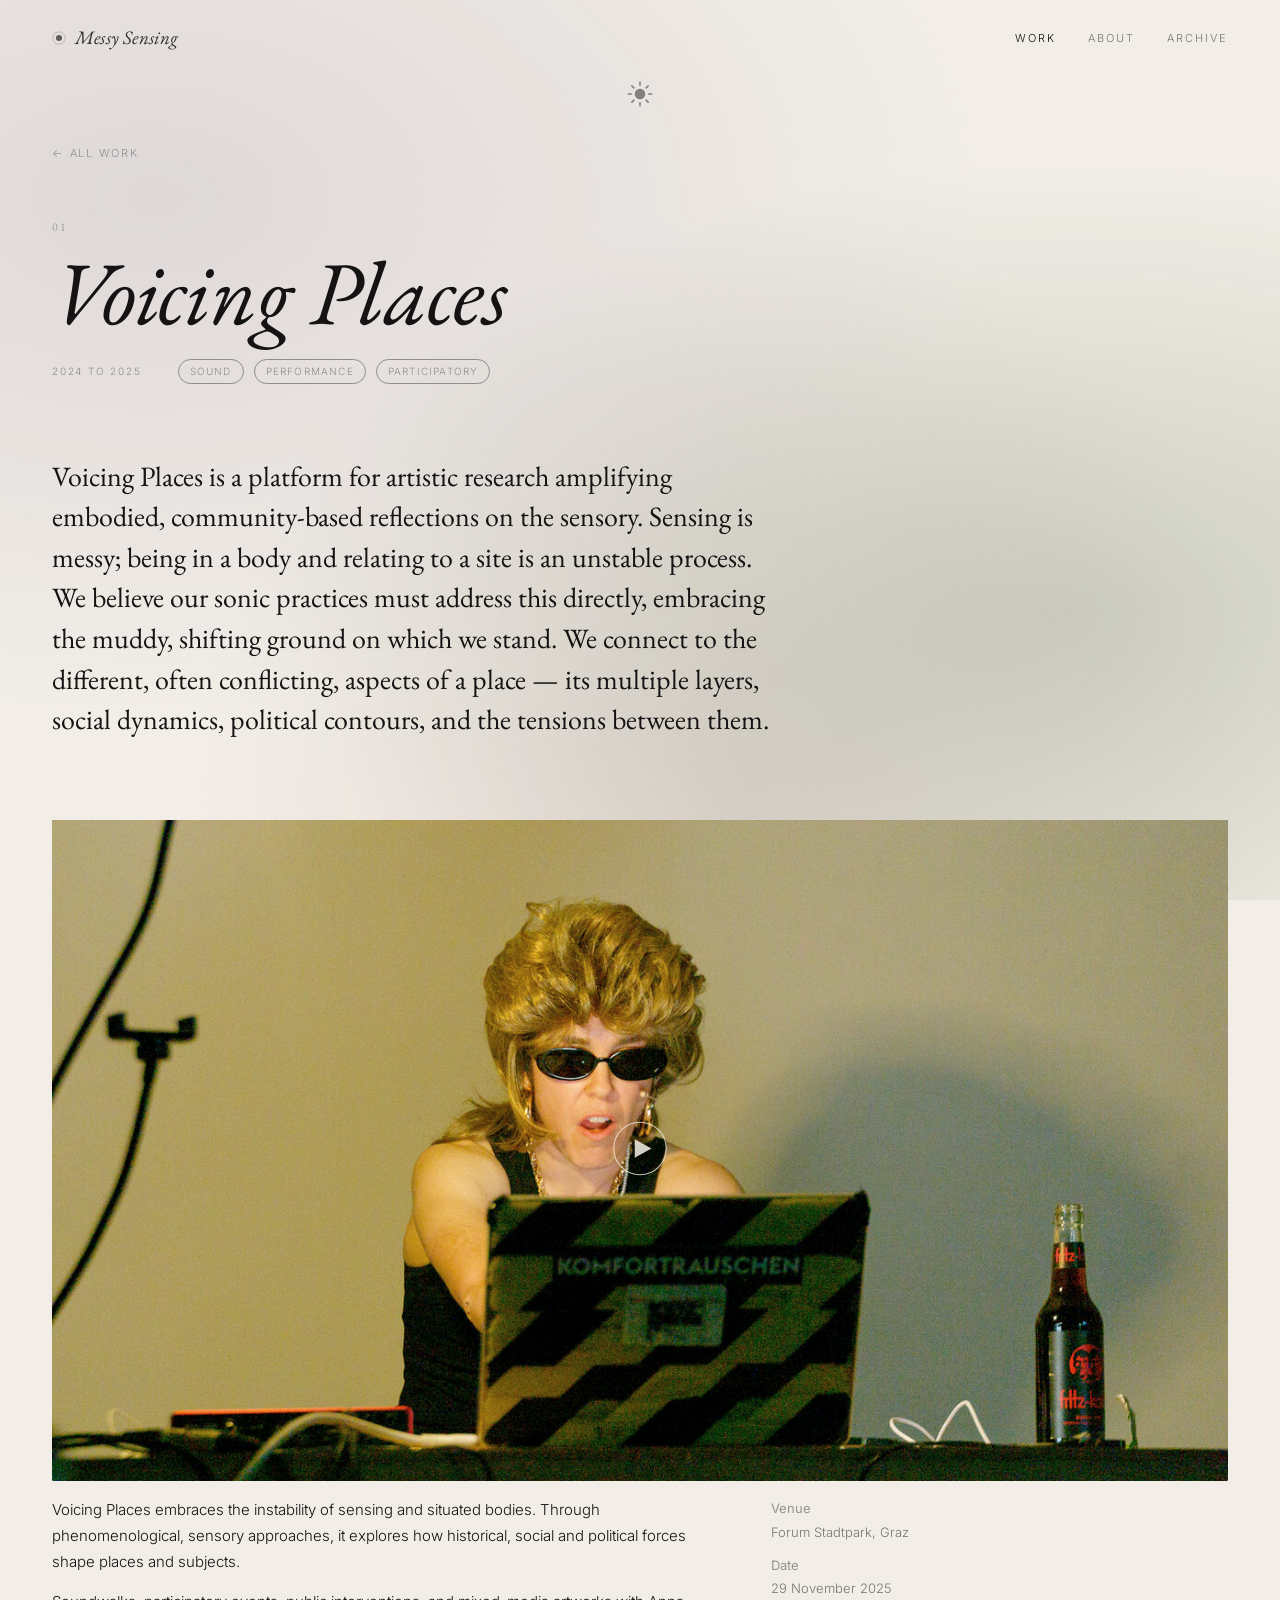
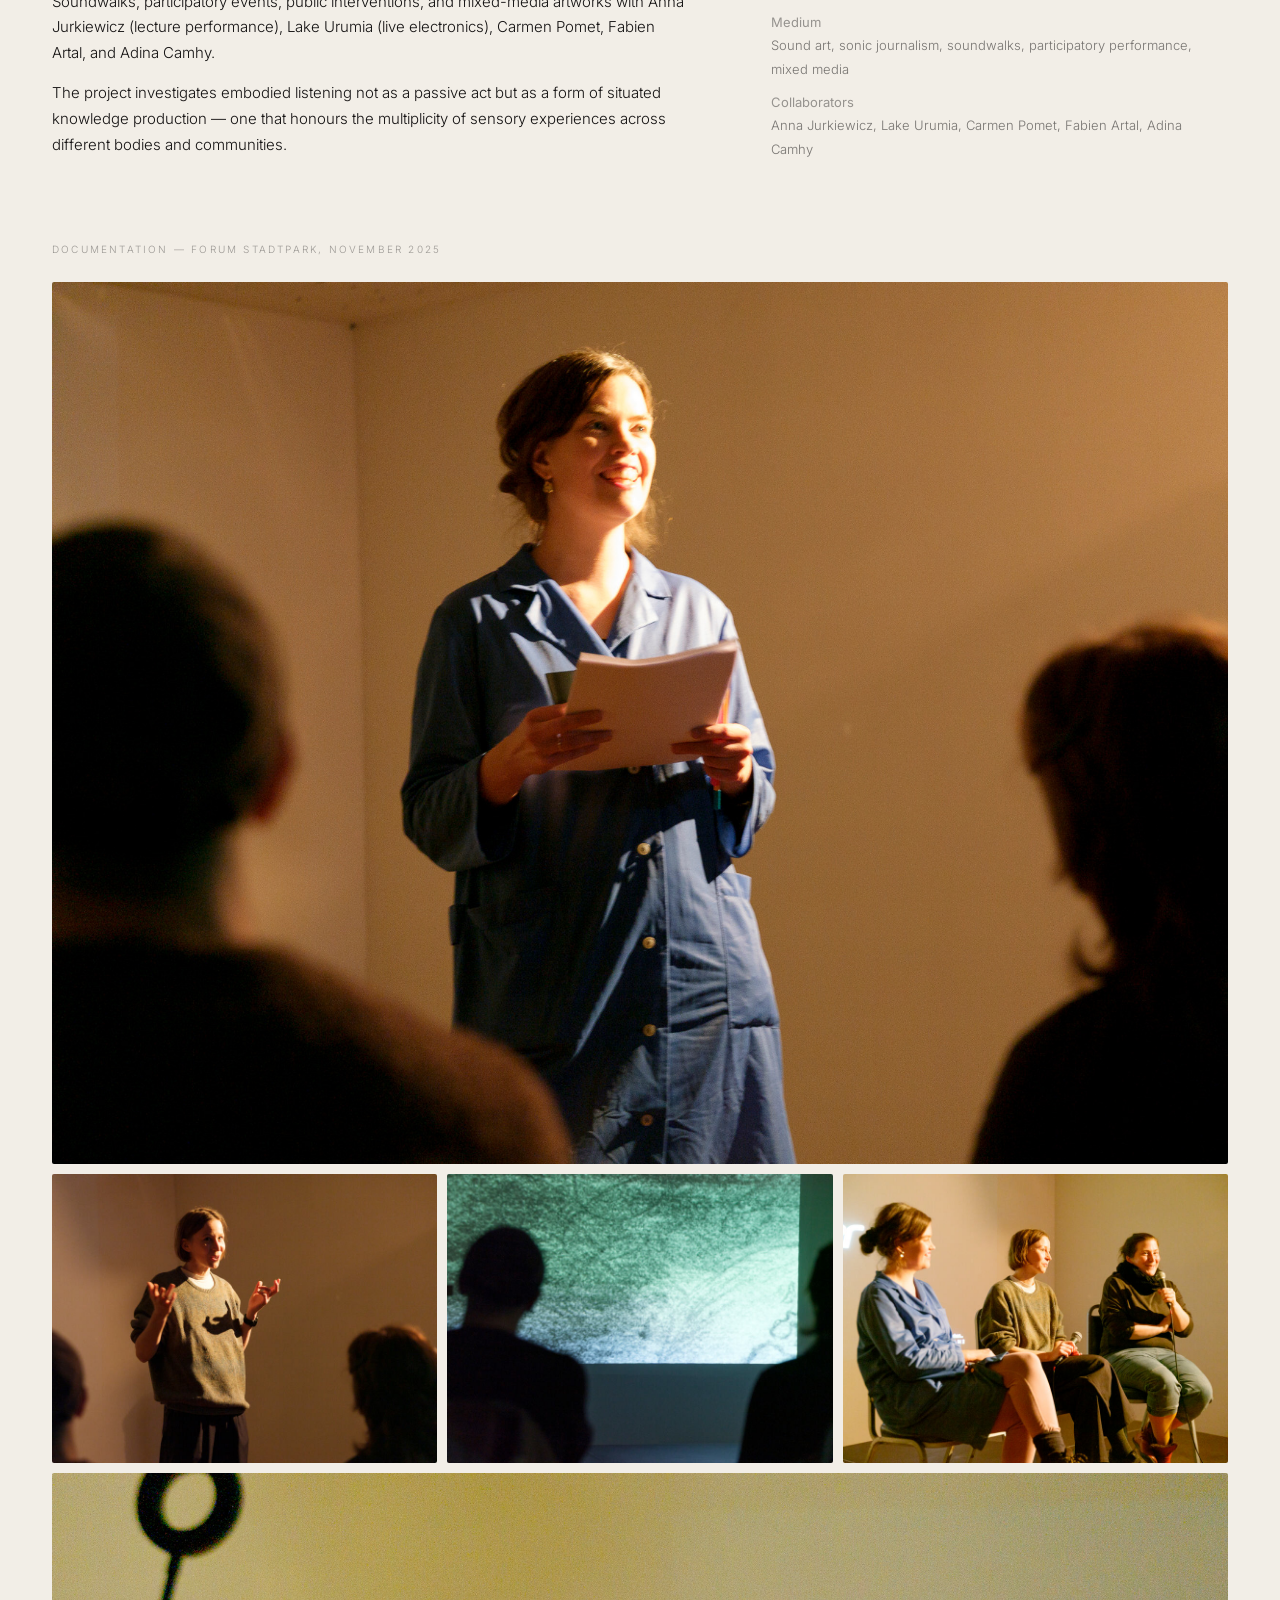
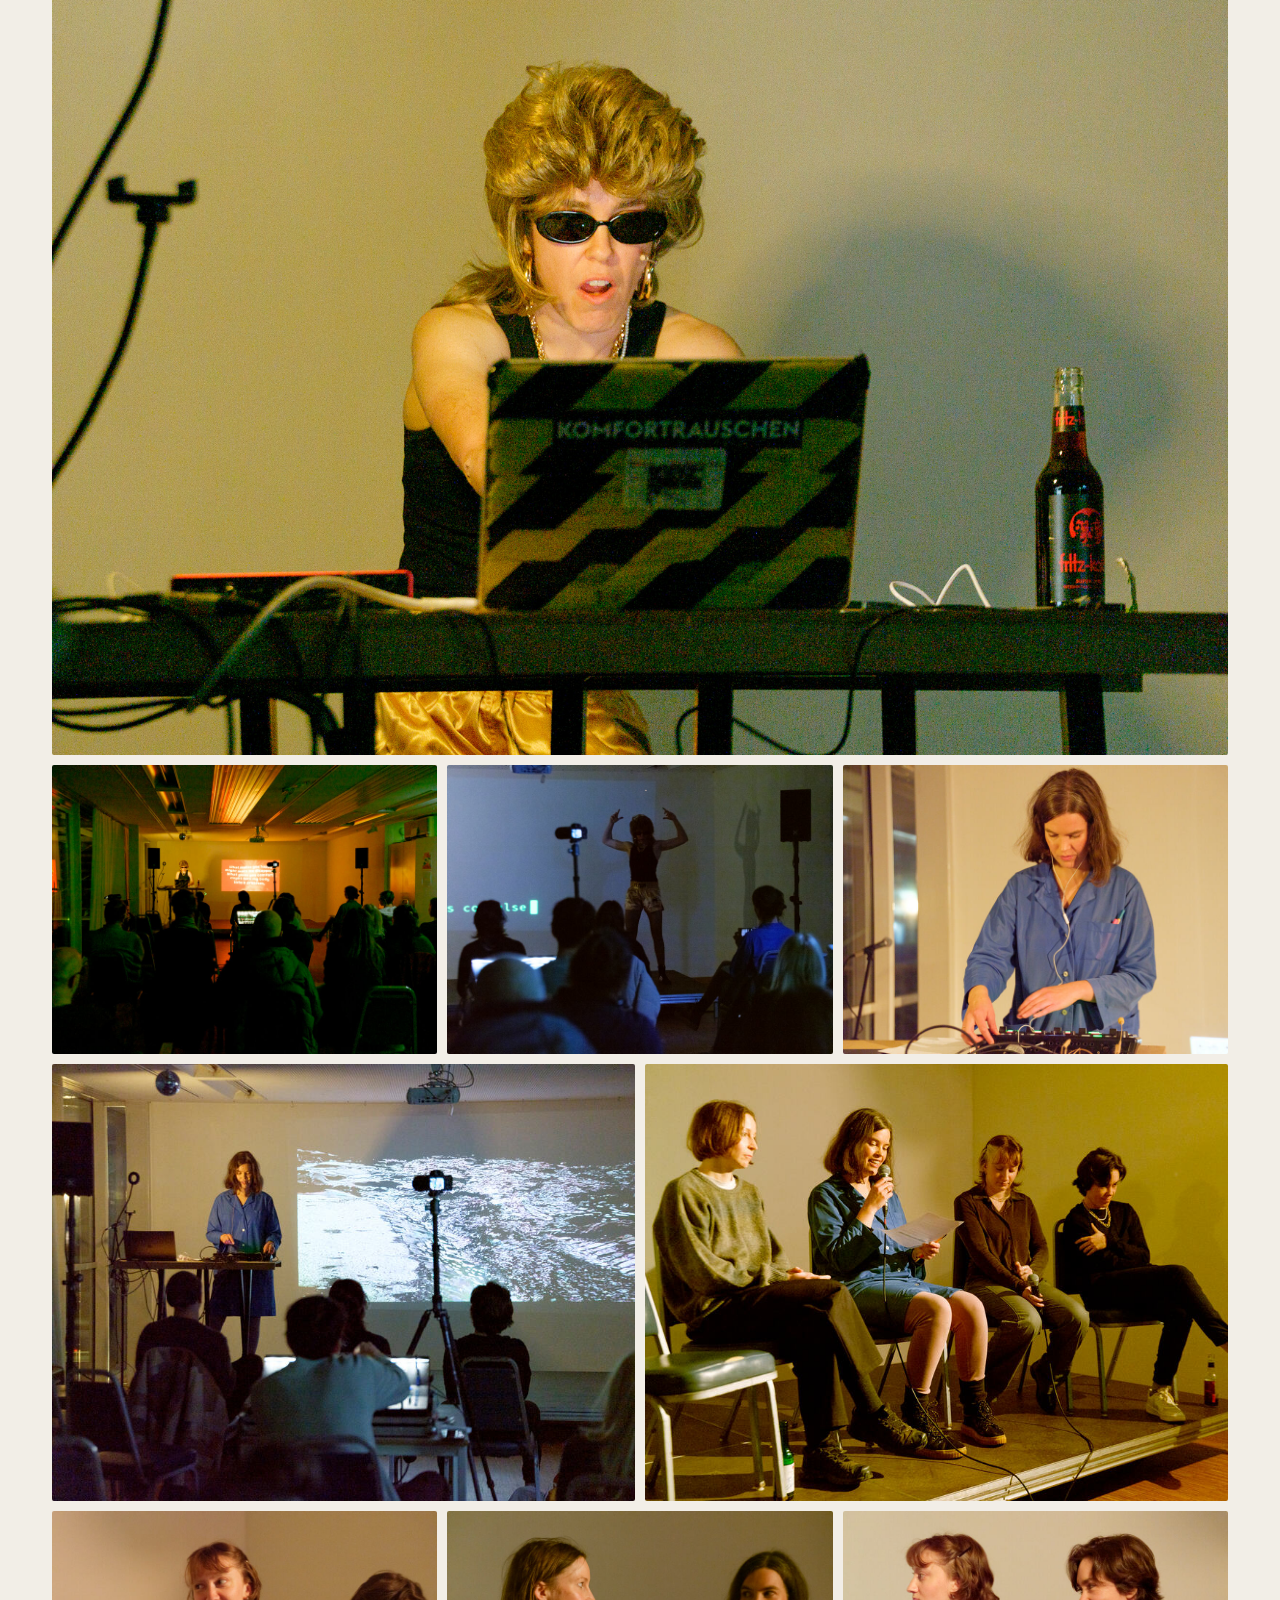
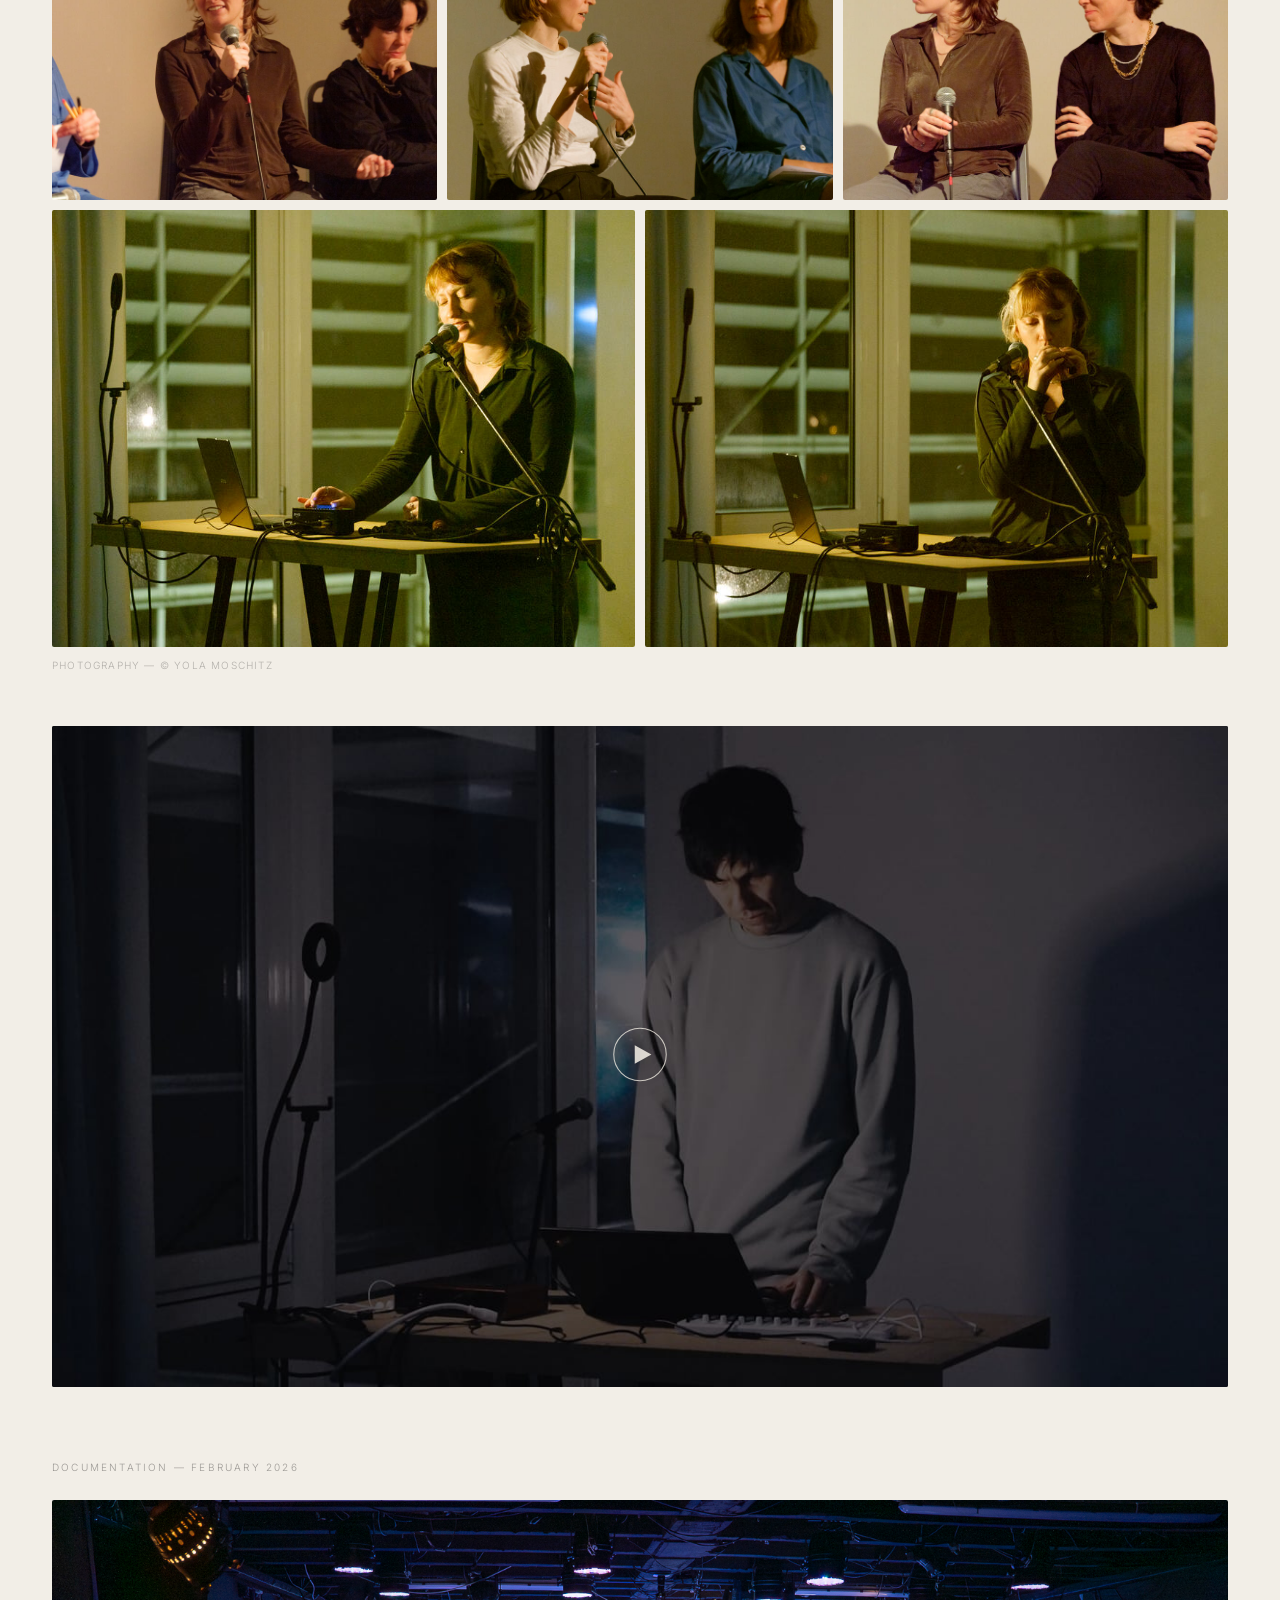
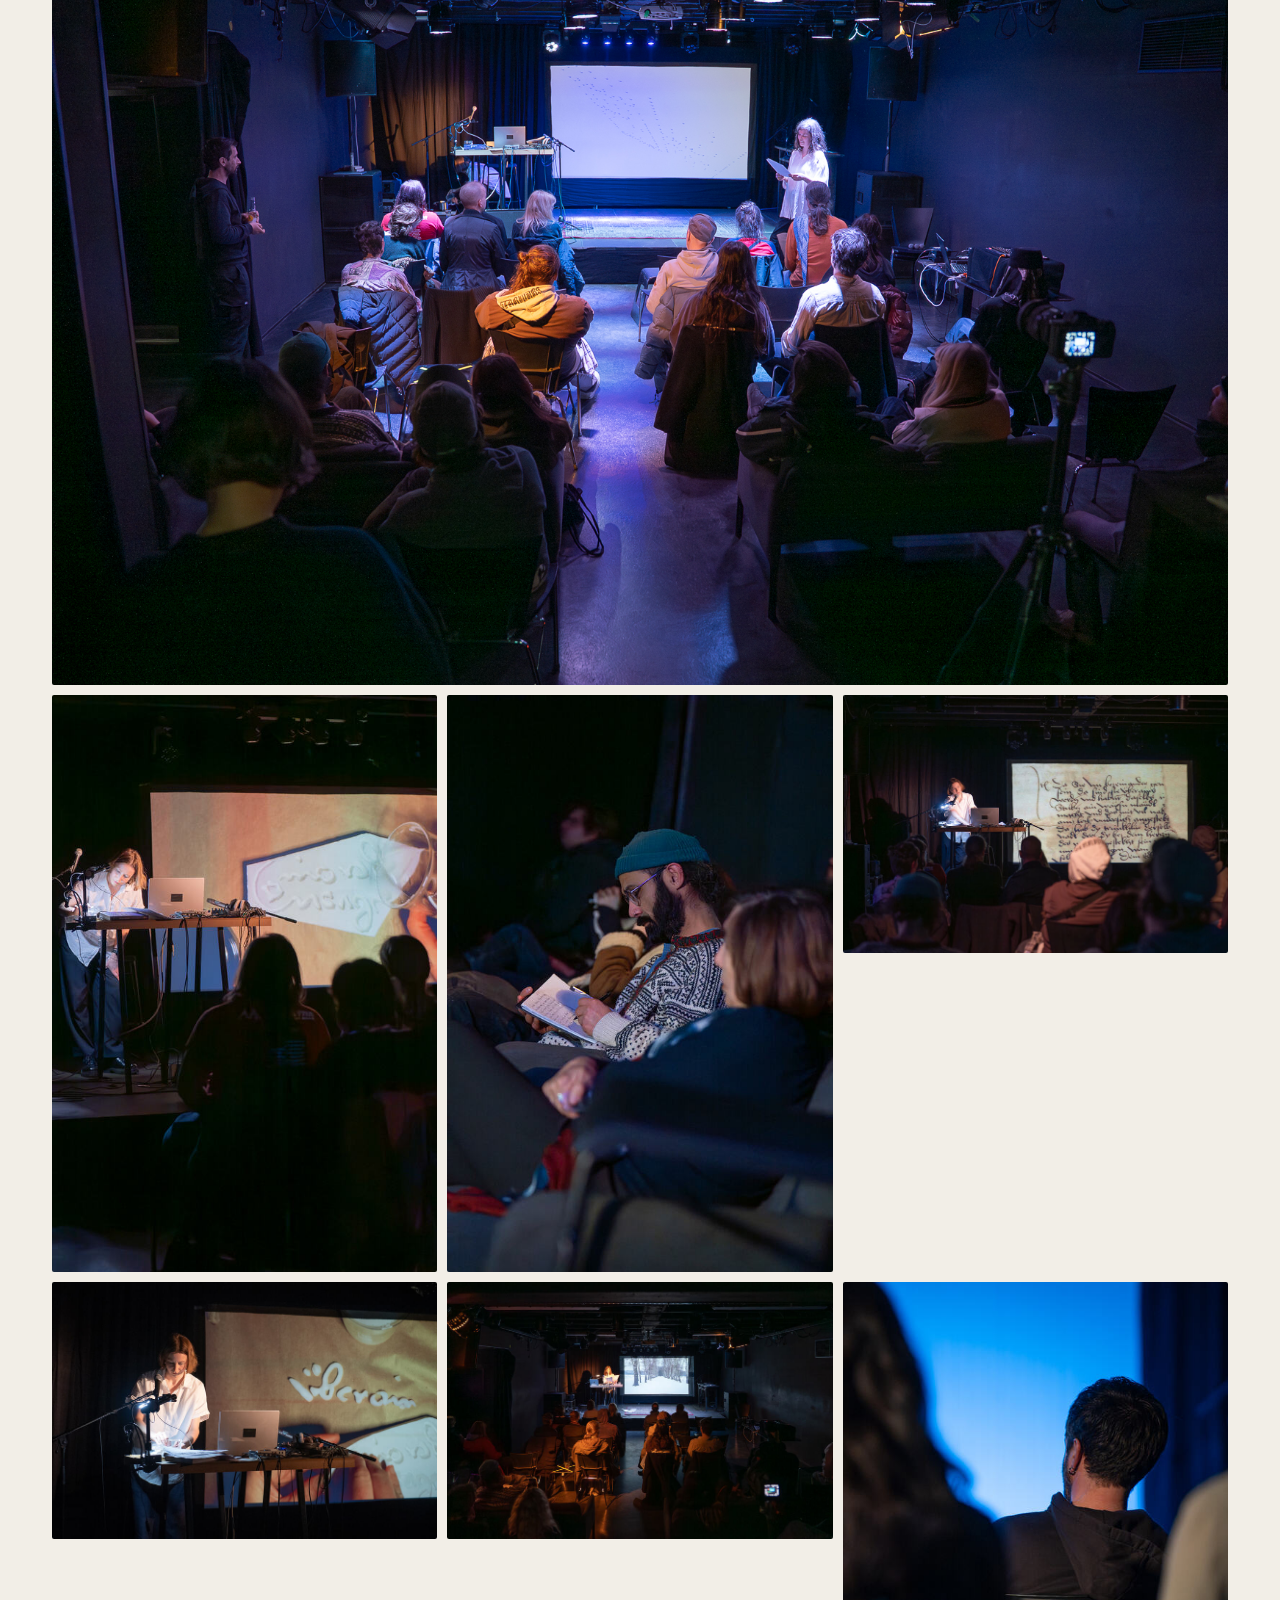
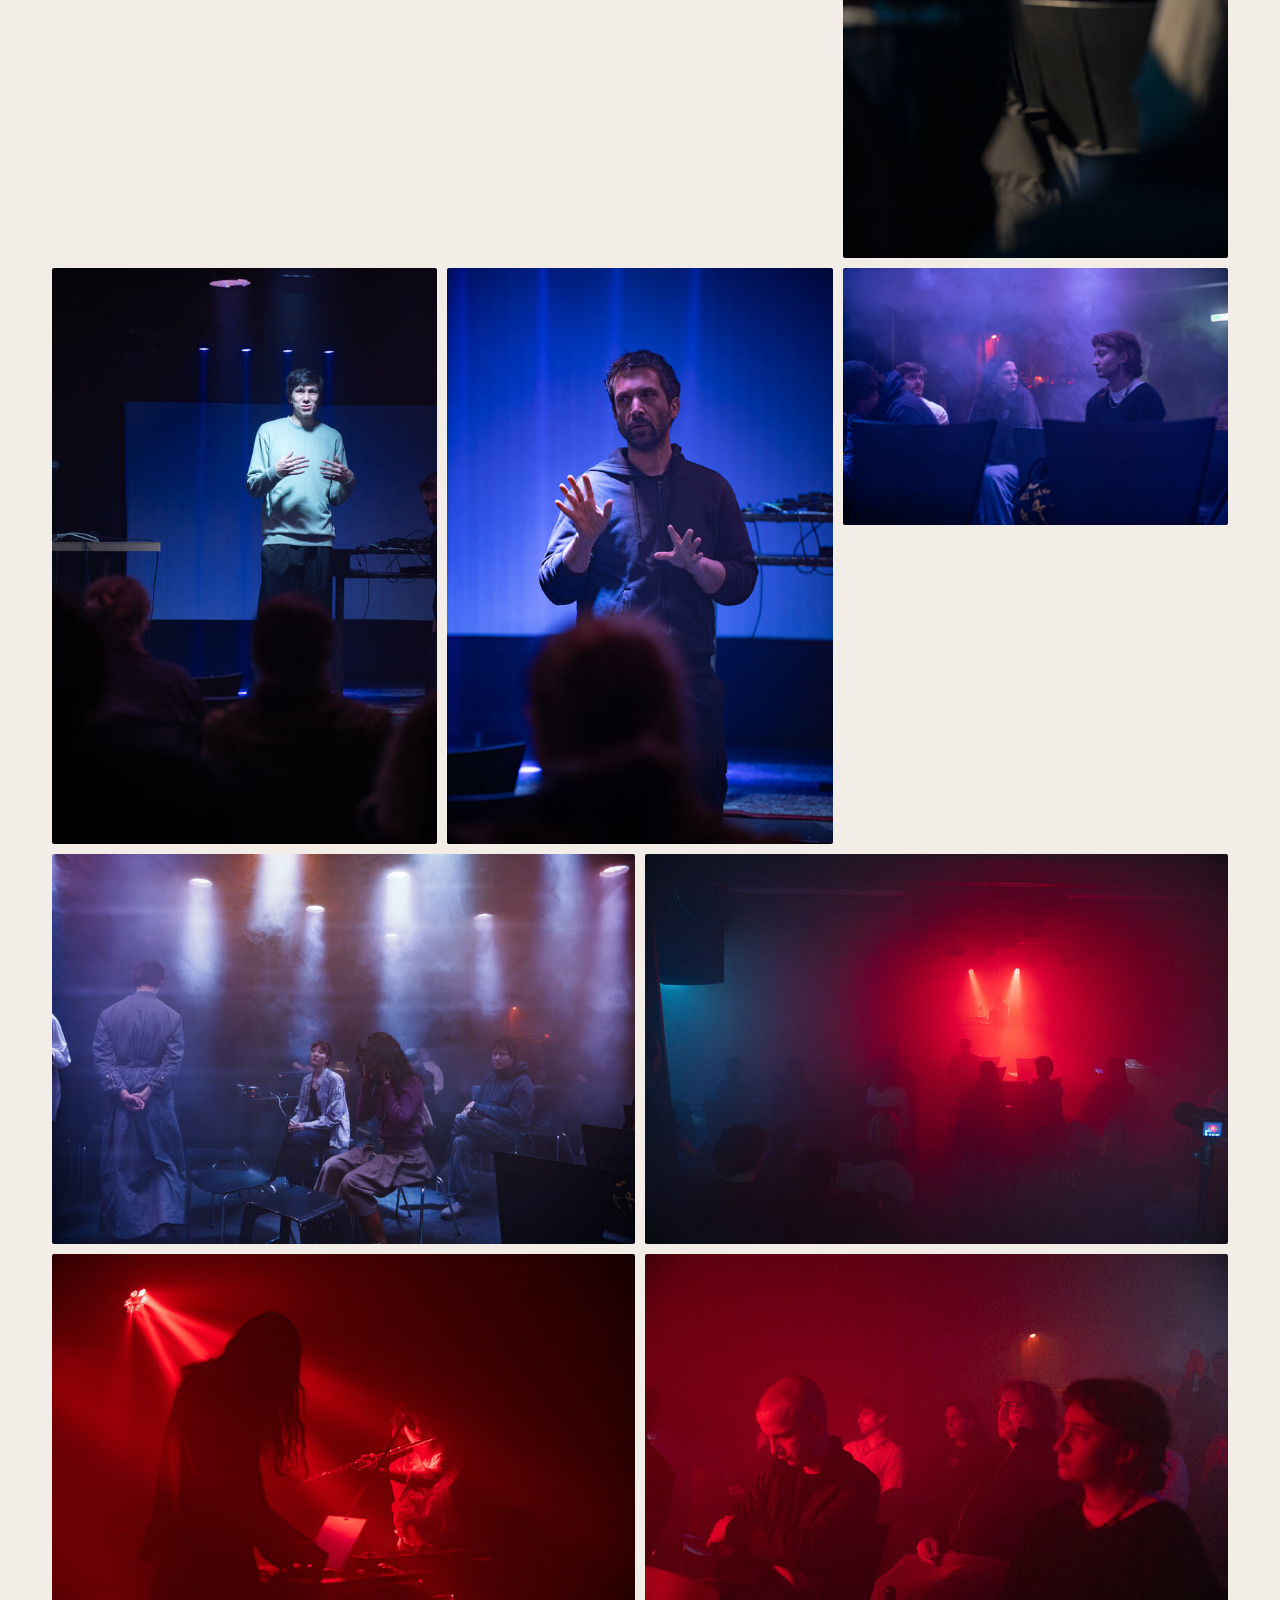
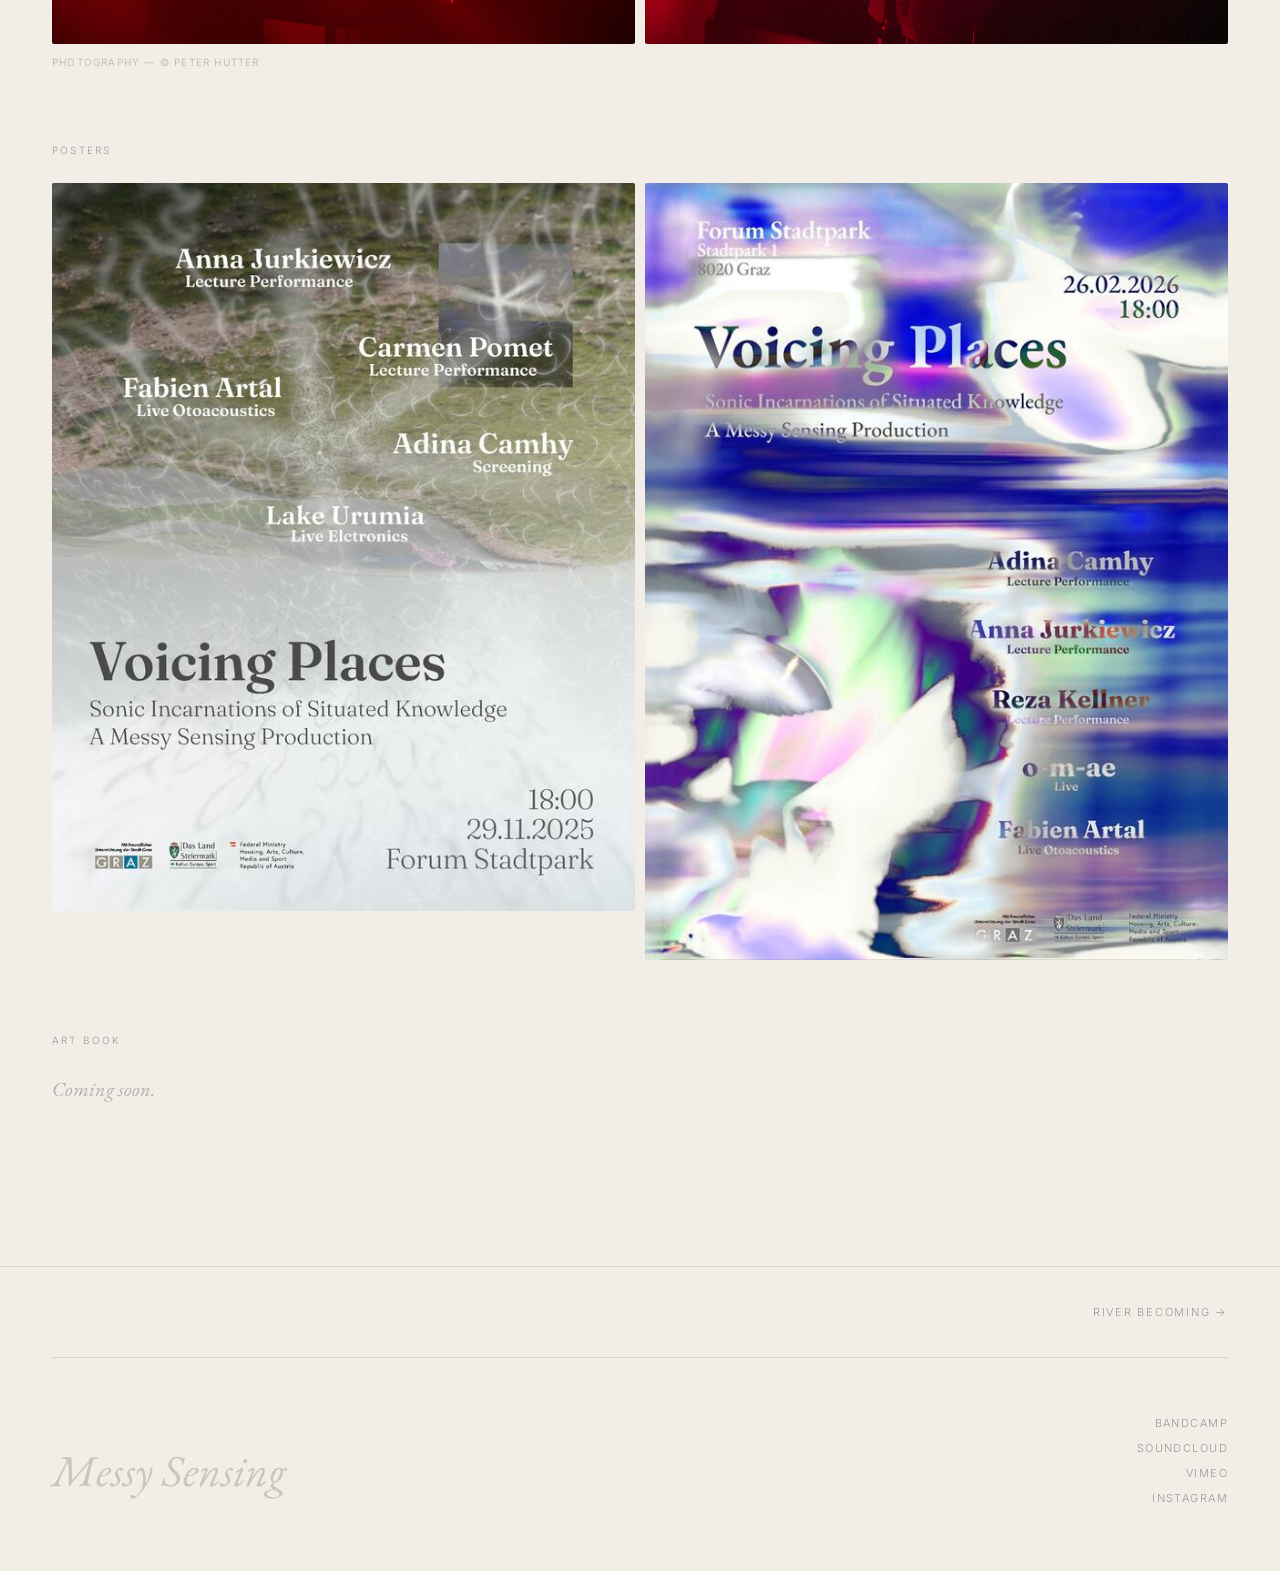
<file: work/voicing-places/index.html>
<!doctype html>
<html lang="en" data-theme="light">
<head>
<meta charset="utf-8">
<meta name="viewport" content="width=device-width, initial-scale=1">
<title>Voicing Places — Messy Sensing</title>
<meta name="description" content="Voicing Places (2024 to 2025): a platform for artistic research amplifying embodied, community-based reflections on the sensory. Soundwalks, participatory events and performances at Forum Stadtpark, Graz.">
<meta property="og:type" content="website">
<meta property="og:site_name" content="Messy Sensing">
<meta property="og:title" content="Voicing Places — Messy Sensing">
<meta property="og:description" content="Voicing Places (2024 to 2025): a platform for artistic research amplifying embodied, community-based reflections on the sensory. Soundwalks, participatory events and performances at Forum Stadtpark, Graz.">
<meta property="og:image" content="/og.jpg"><!-- TODO: make absolute (https://your-domain/og.jpg) once the domain is live -->
<link rel="icon" type="image/svg+xml" href="../../svg/favicon.svg">
<script>(function(){var t=localStorage.getItem('ms-theme')||(matchMedia('(prefers-color-scheme: dark)').matches?'dark':'light');document.documentElement.dataset.theme=t;})();</script><link rel="preconnect" href="https://fonts.googleapis.com">
<link rel="preconnect" href="https://fonts.gstatic.com" crossorigin>
<link href="https://fonts.googleapis.com/css2?family=EB+Garamond:ital,wght@0,400;0,500;1,400;1,500&family=Inter:wght@300;400;500&display=swap" rel="stylesheet">
<link rel="stylesheet" href="../../style.css">
<style>
.project-page {
  position: relative;
  z-index: 1;
  padding-top: 140px;
}

/* back link + header */
.project-header {
  max-width: 1360px;
  margin: 0 auto;
  padding: 0 52px 72px;
}
.project-back {
  display: inline-block;
  font-size: 11px;
  letter-spacing: .16em;
  text-transform: uppercase;
  color: var(--fg);
  text-decoration: none;
  opacity: .38;
  transition: opacity 200ms;
  margin-bottom: 56px;
}
.project-back::before { content: '← '; }
.project-back:hover { opacity: 1; }

.project-n {
  font-family: var(--serif);
  font-size: 12px;
  letter-spacing: .2em;
  opacity: .3;
  margin-bottom: 12px;
}
.project-page-title {
  font-family: var(--serif);
  font-style: italic;
  font-weight: 400;
  font-size: clamp(44px, 7vw, 96px);
  line-height: .95;
  letter-spacing: -.01em;
  margin-bottom: 24px;
}
.project-meta-row {
  display: flex;
  gap: 36px;
  align-items: center;
  flex-wrap: wrap;
}
.project-page-year {
  font-size: 10px;
  letter-spacing: .18em;
  text-transform: uppercase;
  opacity: .4;
}
.project-tags { display: flex; gap: 10px; flex-wrap: wrap; }
.project-tag {
  font-size: 10px;
  letter-spacing: .12em;
  text-transform: uppercase;
  opacity: .4;
  border: 1px solid currentColor;
  border-radius: 100px;
  padding: 3px 11px;
}

/* content */
.project-content {
  max-width: 1360px;
  margin: 0 auto;
  padding: 0 52px 80px;
}

.project-lead {
  font-family: var(--serif);
  font-size: clamp(20px, 2.2vw, 28px);
  line-height: 1.45;
  max-width: 56ch;
  margin-bottom: 80px;
}

/* body text + details in two columns */
.project-text-cols {
  display: grid;
  grid-template-columns: 1.4fr 1fr;
  gap: 80px;
  margin-bottom: 80px;
  align-items: start;
}
.project-text-body { font-size: 15px; line-height: 1.72; }
.project-text-body p + p { margin-top: 14px; }
.project-text-detail { font-size: 13px; line-height: 1.8; opacity: .55; }
.project-text-detail p + p { margin-top: 10px; }
.project-text-detail strong { font-weight: 400; opacity: .75; }

.project-section-label { display: block; font-size: 10px; letter-spacing: .22em; text-transform: uppercase; opacity: .38; margin: 72px 0 24px; }
.photo-grid-3 { display: grid; grid-template-columns: 1fr 1fr 1fr; gap: 10px; margin-bottom: 10px; }
.photo-grid-2 { display: grid; grid-template-columns: 1fr 1fr; gap: 10px; margin-bottom: 10px; }
.photo-credit { font-size: 10px; letter-spacing: .12em; text-transform: uppercase; opacity: .28; margin-top: 6px; margin-bottom: 52px; }
.coming-soon { font-family: var(--serif); font-style: italic; font-size: 20px; opacity: .28; margin-top: 20px; }

/* bottom nav */
.project-nav-bar {
  max-width: 1360px;
  margin: 80px auto 0;
  padding: 36px 52px;
  border-top: 1px solid var(--rule);
  display: flex;
  justify-content: space-between;
  position: relative;
  z-index: 1;
}
.project-nav-bar a {
  font-size: 11px;
  letter-spacing: .16em;
  text-transform: uppercase;
  color: var(--fg);
  text-decoration: none;
  opacity: .38;
  transition: opacity 200ms;
}
.project-nav-bar a:hover { opacity: 1; }
.project-nav-bar .pn-next::after { content: ' →'; }
.project-nav-bar .pn-prev::before { content: '← '; }

@media (max-width: 860px) {
  .project-header { padding-left: 24px; padding-right: 24px; }
  .project-content { padding-left: 24px; padding-right: 24px; }
  .project-text-cols { grid-template-columns: 1fr; gap: 32px; }
  .project-nav-bar { padding-left: 24px; padding-right: 24px; }
  .photo-grid-3 { grid-template-columns: 1fr 1fr; }
  .photo-grid-2 { grid-template-columns: 1fr; }
}
@media (max-width: 480px) {
  .photo-grid-3 { grid-template-columns: 1fr; }
}
</style>
</head>
<body>

<button class="theme-btn-fixed" id="theme-btn" aria-label="toggle light/dark">
  <svg class="theme-icon" viewBox="0 0 24 24" width="28" height="28" fill="none" aria-hidden="true">
    <defs>
      <mask id="crescent-mask">
        <rect width="24" height="24" fill="white"/>
        <circle class="cut-circle" r="6" fill="black"/>
      </mask>
    </defs>
    <g class="sun-rays" stroke="currentColor" stroke-width="1.4" stroke-linecap="round">
      <line x1="12" y1="2"    x2="12" y2="4.5"/>
      <line x1="12" y1="19.5" x2="12" y2="22"/>
      <line x1="2"  y1="12"   x2="4.5" y2="12"/>
      <line x1="19.5" y1="12" x2="22" y2="12"/>
      <line x1="4.93" y1="4.93"   x2="6.75" y2="6.75"/>
      <line x1="17.25" y1="17.25" x2="19.07" y2="19.07"/>
      <line x1="19.07" y1="4.93"  x2="17.25" y2="6.75"/>
      <line x1="6.75"  y1="17.25" x2="4.93"  y2="19.07"/>
    </g>
    <circle class="sun-orb" cx="12" cy="12" r="4.5" fill="currentColor" mask="url(#crescent-mask)"/>
  </svg>
</button>

<nav id="nav">
  <a href="../../" class="nav-logo" id="logo-link">
    <svg width="14" height="14" viewBox="0 0 16 16" fill="currentColor" aria-hidden="true"><circle cx="8" cy="8" r="3.5" opacity=".75"/><circle cx="8" cy="8" r="7" fill="none" stroke="currentColor" stroke-width=".8" opacity=".3"/></svg>
    <span>Messy Sensing</span>
  </a>
  <div class="nav-right">
    <ul class="nav-links">
      <li><a href="../" class="active">Work</a></li>
      <li><a href="../../info.html#people">About</a></li>
      <li><a href="../../info.html#archive">Archive</a></li>
    </ul>
  </div>
</nav>

<main class="project-page">

  <div class="project-header">
    <a href="../" class="project-back">All work</a>
    <p class="project-n">01</p>
    <h1 class="project-page-title">Voicing Places</h1>
    <div class="project-meta-row">
      <span class="project-page-year">2024 to 2025</span>
      <div class="project-tags">
        <span class="project-tag">Sound</span>
        <span class="project-tag">Performance</span>
        <span class="project-tag">Participatory</span>
      </div>
    </div>
  </div>

  <div class="project-content">

    <!-- LEAD TEXT: one or two strong sentences that open the piece -->
    <p class="project-lead">Voicing Places is a platform for artistic research amplifying embodied, community-based reflections on the sensory. Sensing is messy; being in a body and relating to a site is an unstable process. We believe our sonic practices must address this directly, embracing the muddy, shifting ground on which we stand. We connect to the different, often conflicting, aspects of a place — its multiple layers, social dynamics, political contours, and the tensions between them.</p>

    <!-- MAIN IMAGE or VIDEO — hero moment of the project -->
    <div class="vimeo vimeo-f" style="margin-bottom: 16px;" data-src="https://player.vimeo.com/video/1141897095?h=325c6a94c1&title=0&byline=0&portrait=0&badge=0&autopause=0&player_id=0&app_id=58479&autoplay=1" data-title="Voicing Places">
      <img src="../../posters/1141897095.jpg" alt="" width="1280" height="720" loading="lazy" decoding="async">
      <button type="button" class="vimeo-play" aria-label="Play video: Voicing Places">
        <svg viewBox="0 0 64 64" width="56" height="56" fill="none" aria-hidden="true">
          <circle cx="32" cy="32" r="30" stroke="currentColor" stroke-width="1.2" opacity=".9"/>
          <path d="M26 21.5 45 32 26 42.5 Z" fill="currentColor"/>
        </svg>
      </button>
    </div>

    <!-- BODY TEXT + DETAILS SIDE BY SIDE -->
    <div class="project-text-cols">
      <div class="project-text-body">
        <p>Voicing Places embraces the instability of sensing and situated bodies. Through phenomenological, sensory approaches, it explores how historical, social and political forces shape places and subjects.</p>
        <p>Soundwalks, participatory events, public interventions, and mixed-media artworks with Anna Jurkiewicz (lecture performance), Lake Urumia (live electronics), Carmen Pomet, Fabien Artal, and Adina Camhy.</p>
        <p>The project investigates embodied listening not as a passive act but as a form of situated knowledge production — one that honours the multiplicity of sensory experiences across different bodies and communities.</p>
      </div>
      <div class="project-text-detail">
        <p><strong>Venue</strong><br>Forum Stadtpark, Graz</p>
        <p><strong>Date</strong><br>29 November 2025</p>
        <p><strong>Medium</strong><br>Sound art, sonic journalism, soundwalks, participatory performance, mixed media</p>
        <p><strong>Collaborators</strong><br>Anna Jurkiewicz, Lake Urumia, Carmen Pomet, Fabien Artal, Adina Camhy</p>
      </div>
    </div>

    <span class="project-section-label">Documentation — Forum Stadtpark, November 2025</span>

    <img width="1600" height="1200" loading="lazy" decoding="async" srcset="images/1/251129_Reza_Keller_c_Yola_Moschitz004-800.jpg 800w, images/1/251129_Reza_Keller_c_Yola_Moschitz004.jpg 1600w" sizes="(min-width: 1465px) 1256px, (max-width: 860px) calc(100vw - 48px), calc(100vw - 104px)" src="images/1/251129_Reza_Keller_c_Yola_Moschitz004.jpg" alt="Voicing Places" style="width:100%; display:block; border-radius:2px; margin-bottom:10px;">
    <div class="photo-grid-3">
      <img width="1600" height="1200" loading="lazy" decoding="async" srcset="images/1/251129_Reza_Keller_c_Yola_Moschitz006-800.jpg 800w, images/1/251129_Reza_Keller_c_Yola_Moschitz006.jpg 1600w" sizes="(min-width: 1465px) 412px, (max-width: 480px) calc(100vw - 48px), (max-width: 860px) calc((100vw - 58px)/2), calc((100vw - 124px)/3)" src="images/1/251129_Reza_Keller_c_Yola_Moschitz006.jpg" alt="Voicing Places" style="width:100%; display:block; border-radius:2px;">
      <img width="1600" height="1200" loading="lazy" decoding="async" srcset="images/1/251129_Reza_Keller_c_Yola_Moschitz008-800.jpg 800w, images/1/251129_Reza_Keller_c_Yola_Moschitz008.jpg 1600w" sizes="(min-width: 1465px) 412px, (max-width: 480px) calc(100vw - 48px), (max-width: 860px) calc((100vw - 58px)/2), calc((100vw - 124px)/3)" src="images/1/251129_Reza_Keller_c_Yola_Moschitz008.jpg" alt="Voicing Places" style="width:100%; display:block; border-radius:2px;">
      <img width="1600" height="1200" loading="lazy" decoding="async" srcset="images/1/251129_Reza_Keller_c_Yola_Moschitz011-800.jpg 800w, images/1/251129_Reza_Keller_c_Yola_Moschitz011.jpg 1600w" sizes="(min-width: 1465px) 412px, (max-width: 480px) calc(100vw - 48px), (max-width: 860px) calc((100vw - 58px)/2), calc((100vw - 124px)/3)" src="images/1/251129_Reza_Keller_c_Yola_Moschitz011.jpg" alt="Voicing Places" style="width:100%; display:block; border-radius:2px;">
    </div>
    <img width="1600" height="1200" loading="lazy" decoding="async" srcset="images/1/251129_Reza_Keller_c_Yola_Moschitz014-800.jpg 800w, images/1/251129_Reza_Keller_c_Yola_Moschitz014.jpg 1600w" sizes="(min-width: 1465px) 1256px, (max-width: 860px) calc(100vw - 48px), calc(100vw - 104px)" src="images/1/251129_Reza_Keller_c_Yola_Moschitz014.jpg" alt="Voicing Places" style="width:100%; display:block; border-radius:2px; margin-bottom:10px;">
    <div class="photo-grid-3">
      <img width="1600" height="1200" loading="lazy" decoding="async" srcset="images/1/251129_Reza_Keller_c_Yola_Moschitz017-800.jpg 800w, images/1/251129_Reza_Keller_c_Yola_Moschitz017.jpg 1600w" sizes="(min-width: 1465px) 412px, (max-width: 480px) calc(100vw - 48px), (max-width: 860px) calc((100vw - 58px)/2), calc((100vw - 124px)/3)" src="images/1/251129_Reza_Keller_c_Yola_Moschitz017.jpg" alt="Voicing Places" style="width:100%; display:block; border-radius:2px;">
      <img width="1600" height="1200" loading="lazy" decoding="async" srcset="images/1/251129_Reza_Keller_c_Yola_Moschitz019-800.jpg 800w, images/1/251129_Reza_Keller_c_Yola_Moschitz019.jpg 1600w" sizes="(min-width: 1465px) 412px, (max-width: 480px) calc(100vw - 48px), (max-width: 860px) calc((100vw - 58px)/2), calc((100vw - 124px)/3)" src="images/1/251129_Reza_Keller_c_Yola_Moschitz019.jpg" alt="Voicing Places" style="width:100%; display:block; border-radius:2px;">
      <img width="1600" height="1200" loading="lazy" decoding="async" srcset="images/1/251129_Reza_Keller_c_Yola_Moschitz024-800.jpg 800w, images/1/251129_Reza_Keller_c_Yola_Moschitz024.jpg 1600w" sizes="(min-width: 1465px) 412px, (max-width: 480px) calc(100vw - 48px), (max-width: 860px) calc((100vw - 58px)/2), calc((100vw - 124px)/3)" src="images/1/251129_Reza_Keller_c_Yola_Moschitz024.jpg" alt="Voicing Places" style="width:100%; display:block; border-radius:2px;">
    </div>
    <div class="photo-grid-2">
      <img width="1600" height="1200" loading="lazy" decoding="async" srcset="images/1/251129_Reza_Keller_c_Yola_Moschitz026-800.jpg 800w, images/1/251129_Reza_Keller_c_Yola_Moschitz026.jpg 1600w" sizes="(min-width: 1465px) 623px, (max-width: 860px) calc(100vw - 48px), calc((100vw - 114px)/2)" src="images/1/251129_Reza_Keller_c_Yola_Moschitz026.jpg" alt="Voicing Places" style="width:100%; display:block; border-radius:2px;">
      <img width="1600" height="1200" loading="lazy" decoding="async" srcset="images/1/251129_Reza_Keller_c_Yola_Moschitz029-800.jpg 800w, images/1/251129_Reza_Keller_c_Yola_Moschitz029.jpg 1600w" sizes="(min-width: 1465px) 623px, (max-width: 860px) calc(100vw - 48px), calc((100vw - 114px)/2)" src="images/1/251129_Reza_Keller_c_Yola_Moschitz029.jpg" alt="Voicing Places" style="width:100%; display:block; border-radius:2px;">
    </div>
    <div class="photo-grid-3">
      <img width="1600" height="1200" loading="lazy" decoding="async" srcset="images/1/251129_Reza_Keller_c_Yola_Moschitz031-800.jpg 800w, images/1/251129_Reza_Keller_c_Yola_Moschitz031.jpg 1600w" sizes="(min-width: 1465px) 412px, (max-width: 480px) calc(100vw - 48px), (max-width: 860px) calc((100vw - 58px)/2), calc((100vw - 124px)/3)" src="images/1/251129_Reza_Keller_c_Yola_Moschitz031.jpg" alt="Voicing Places" style="width:100%; display:block; border-radius:2px;">
      <img width="1600" height="1200" loading="lazy" decoding="async" srcset="images/1/251129_Reza_Keller_c_Yola_Moschitz033-800.jpg 800w, images/1/251129_Reza_Keller_c_Yola_Moschitz033.jpg 1600w" sizes="(min-width: 1465px) 412px, (max-width: 480px) calc(100vw - 48px), (max-width: 860px) calc((100vw - 58px)/2), calc((100vw - 124px)/3)" src="images/1/251129_Reza_Keller_c_Yola_Moschitz033.jpg" alt="Voicing Places" style="width:100%; display:block; border-radius:2px;">
      <img width="1600" height="1200" loading="lazy" decoding="async" srcset="images/1/251129_Reza_Keller_c_Yola_Moschitz034-800.jpg 800w, images/1/251129_Reza_Keller_c_Yola_Moschitz034.jpg 1600w" sizes="(min-width: 1465px) 412px, (max-width: 480px) calc(100vw - 48px), (max-width: 860px) calc((100vw - 58px)/2), calc((100vw - 124px)/3)" src="images/1/251129_Reza_Keller_c_Yola_Moschitz034.jpg" alt="Voicing Places" style="width:100%; display:block; border-radius:2px;">
    </div>
    <div class="photo-grid-2">
      <img width="1600" height="1200" loading="lazy" decoding="async" srcset="images/1/251129_Reza_Keller_c_Yola_Moschitz037-800.jpg 800w, images/1/251129_Reza_Keller_c_Yola_Moschitz037.jpg 1600w" sizes="(min-width: 1465px) 623px, (max-width: 860px) calc(100vw - 48px), calc((100vw - 114px)/2)" src="images/1/251129_Reza_Keller_c_Yola_Moschitz037.jpg" alt="Voicing Places" style="width:100%; display:block; border-radius:2px;">
      <img width="1600" height="1200" loading="lazy" decoding="async" srcset="images/1/251129_Reza_Keller_c_Yola_Moschitz038-800.jpg 800w, images/1/251129_Reza_Keller_c_Yola_Moschitz038.jpg 1600w" sizes="(min-width: 1465px) 623px, (max-width: 860px) calc(100vw - 48px), calc((100vw - 114px)/2)" src="images/1/251129_Reza_Keller_c_Yola_Moschitz038.jpg" alt="Voicing Places" style="width:100%; display:block; border-radius:2px;">
    </div>
    <p class="photo-credit">Photography — &copy; Yola Moschitz</p>

    <div class="vimeo vimeo-f" style="margin-bottom: 72px;" data-src="https://player.vimeo.com/video/1141894613?title=0&byline=0&portrait=0&autoplay=1" data-title="Voicing Places">
      <img src="../../posters/1141894613.jpg" alt="" width="1280" height="720" loading="lazy" decoding="async">
      <button type="button" class="vimeo-play" aria-label="Play video: Voicing Places">
        <svg viewBox="0 0 64 64" width="56" height="56" fill="none" aria-hidden="true">
          <circle cx="32" cy="32" r="30" stroke="currentColor" stroke-width="1.2" opacity=".9"/>
          <path d="M26 21.5 45 32 26 42.5 Z" fill="currentColor"/>
        </svg>
      </button>
    </div>

    <span class="project-section-label">Documentation — February 2026</span>

    <img width="1600" height="1069" loading="lazy" decoding="async" srcset="images/2/260226_Messy_Sensing_c_Peter_Hutter_02-800.jpg 800w, images/2/260226_Messy_Sensing_c_Peter_Hutter_02.jpg 1600w" sizes="(min-width: 1465px) 1256px, (max-width: 860px) calc(100vw - 48px), calc(100vw - 104px)" src="images/2/260226_Messy_Sensing_c_Peter_Hutter_02.jpg" alt="Voicing Places" style="width:100%; display:block; border-radius:2px; margin-bottom:10px;">
    <div class="photo-grid-3">
      <img width="1069" height="1600" loading="lazy" decoding="async" srcset="images/2/260226_Messy_Sensing_c_Peter_Hutter_04-800.jpg 535w, images/2/260226_Messy_Sensing_c_Peter_Hutter_04.jpg 1069w" sizes="(min-width: 1465px) 412px, (max-width: 480px) calc(100vw - 48px), (max-width: 860px) calc((100vw - 58px)/2), calc((100vw - 124px)/3)" src="images/2/260226_Messy_Sensing_c_Peter_Hutter_04.jpg" alt="Voicing Places" style="width:100%; display:block; border-radius:2px;">
      <img width="1069" height="1600" loading="lazy" decoding="async" srcset="images/2/260226_Messy_Sensing_c_Peter_Hutter_06-800.jpg 535w, images/2/260226_Messy_Sensing_c_Peter_Hutter_06.jpg 1069w" sizes="(min-width: 1465px) 412px, (max-width: 480px) calc(100vw - 48px), (max-width: 860px) calc((100vw - 58px)/2), calc((100vw - 124px)/3)" src="images/2/260226_Messy_Sensing_c_Peter_Hutter_06.jpg" alt="Voicing Places" style="width:100%; display:block; border-radius:2px;">
      <img width="1600" height="1069" loading="lazy" decoding="async" srcset="images/2/260226_Messy_Sensing_c_Peter_Hutter_07-800.jpg 800w, images/2/260226_Messy_Sensing_c_Peter_Hutter_07.jpg 1600w" sizes="(min-width: 1465px) 412px, (max-width: 480px) calc(100vw - 48px), (max-width: 860px) calc((100vw - 58px)/2), calc((100vw - 124px)/3)" src="images/2/260226_Messy_Sensing_c_Peter_Hutter_07.jpg" alt="Voicing Places" style="width:100%; display:block; border-radius:2px;">
    </div>
    <div class="photo-grid-3">
      <img width="1600" height="1069" loading="lazy" decoding="async" srcset="images/2/260226_Messy_Sensing_c_Peter_Hutter_11-800.jpg 800w, images/2/260226_Messy_Sensing_c_Peter_Hutter_11.jpg 1600w" sizes="(min-width: 1465px) 412px, (max-width: 480px) calc(100vw - 48px), (max-width: 860px) calc((100vw - 58px)/2), calc((100vw - 124px)/3)" src="images/2/260226_Messy_Sensing_c_Peter_Hutter_11.jpg" alt="Voicing Places" style="width:100%; display:block; border-radius:2px;">
      <img width="1600" height="1069" loading="lazy" decoding="async" srcset="images/2/260226_Messy_Sensing_c_Peter_Hutter_23-800.jpg 800w, images/2/260226_Messy_Sensing_c_Peter_Hutter_23.jpg 1600w" sizes="(min-width: 1465px) 412px, (max-width: 480px) calc(100vw - 48px), (max-width: 860px) calc((100vw - 58px)/2), calc((100vw - 124px)/3)" src="images/2/260226_Messy_Sensing_c_Peter_Hutter_23.jpg" alt="Voicing Places" style="width:100%; display:block; border-radius:2px;">
      <img width="1069" height="1600" loading="lazy" decoding="async" srcset="images/2/260226_Messy_Sensing_c_Peter_Hutter_25-800.jpg 535w, images/2/260226_Messy_Sensing_c_Peter_Hutter_25.jpg 1069w" sizes="(min-width: 1465px) 412px, (max-width: 480px) calc(100vw - 48px), (max-width: 860px) calc((100vw - 58px)/2), calc((100vw - 124px)/3)" src="images/2/260226_Messy_Sensing_c_Peter_Hutter_25.jpg" alt="Voicing Places" style="width:100%; display:block; border-radius:2px;">
    </div>
    <div class="photo-grid-3">
      <img width="1069" height="1600" loading="lazy" decoding="async" srcset="images/2/260226_Messy_Sensing_c_Peter_Hutter_29-800.jpg 535w, images/2/260226_Messy_Sensing_c_Peter_Hutter_29.jpg 1069w" sizes="(min-width: 1465px) 412px, (max-width: 480px) calc(100vw - 48px), (max-width: 860px) calc((100vw - 58px)/2), calc((100vw - 124px)/3)" src="images/2/260226_Messy_Sensing_c_Peter_Hutter_29.jpg" alt="Voicing Places" style="width:100%; display:block; border-radius:2px;">
      <img width="1069" height="1600" loading="lazy" decoding="async" srcset="images/2/260226_Messy_Sensing_c_Peter_Hutter_30-800.jpg 535w, images/2/260226_Messy_Sensing_c_Peter_Hutter_30.jpg 1069w" sizes="(min-width: 1465px) 412px, (max-width: 480px) calc(100vw - 48px), (max-width: 860px) calc((100vw - 58px)/2), calc((100vw - 124px)/3)" src="images/2/260226_Messy_Sensing_c_Peter_Hutter_30.jpg" alt="Voicing Places" style="width:100%; display:block; border-radius:2px;">
      <img width="1600" height="1069" loading="lazy" decoding="async" srcset="images/2/260226_Messy_Sensing_c_Peter_Hutter_33-800.jpg 800w, images/2/260226_Messy_Sensing_c_Peter_Hutter_33.jpg 1600w" sizes="(min-width: 1465px) 412px, (max-width: 480px) calc(100vw - 48px), (max-width: 860px) calc((100vw - 58px)/2), calc((100vw - 124px)/3)" src="images/2/260226_Messy_Sensing_c_Peter_Hutter_33.jpg" alt="Voicing Places" style="width:100%; display:block; border-radius:2px;">
    </div>
    <div class="photo-grid-2">
      <img width="1600" height="1069" loading="lazy" decoding="async" srcset="images/2/260226_Messy_Sensing_c_Peter_Hutter_38-800.jpg 800w, images/2/260226_Messy_Sensing_c_Peter_Hutter_38.jpg 1600w" sizes="(min-width: 1465px) 623px, (max-width: 860px) calc(100vw - 48px), calc((100vw - 114px)/2)" src="images/2/260226_Messy_Sensing_c_Peter_Hutter_38.jpg" alt="Voicing Places" style="width:100%; display:block; border-radius:2px;">
      <img width="1600" height="1069" loading="lazy" decoding="async" srcset="images/2/260226_Messy_Sensing_c_Peter_Hutter_40-800.jpg 800w, images/2/260226_Messy_Sensing_c_Peter_Hutter_40.jpg 1600w" sizes="(min-width: 1465px) 623px, (max-width: 860px) calc(100vw - 48px), calc((100vw - 114px)/2)" src="images/2/260226_Messy_Sensing_c_Peter_Hutter_40.jpg" alt="Voicing Places" style="width:100%; display:block; border-radius:2px;">
    </div>
    <div class="photo-grid-2">
      <img width="1600" height="1069" loading="lazy" decoding="async" srcset="images/2/260226_Messy_Sensing_c_Peter_Hutter_41-800.jpg 800w, images/2/260226_Messy_Sensing_c_Peter_Hutter_41.jpg 1600w" sizes="(min-width: 1465px) 623px, (max-width: 860px) calc(100vw - 48px), calc((100vw - 114px)/2)" src="images/2/260226_Messy_Sensing_c_Peter_Hutter_41.jpg" alt="Voicing Places" style="width:100%; display:block; border-radius:2px;">
      <img width="1600" height="1069" loading="lazy" decoding="async" srcset="images/2/260226_Messy_Sensing_c_Peter_Hutter_42-800.jpg 800w, images/2/260226_Messy_Sensing_c_Peter_Hutter_42.jpg 1600w" sizes="(min-width: 1465px) 623px, (max-width: 860px) calc(100vw - 48px), calc((100vw - 114px)/2)" src="images/2/260226_Messy_Sensing_c_Peter_Hutter_42.jpg" alt="Voicing Places" style="width:100%; display:block; border-radius:2px;">
    </div>
    <p class="photo-credit">Photography — &copy; Peter Hutter</p>

    <span class="project-section-label">Posters</span>

    <div class="photo-grid-2">
      <img width="1280" height="1600" loading="lazy" decoding="async" srcset="images/Posters/1-800.jpg 640w, images/Posters/1.jpg 1280w" sizes="(min-width: 1465px) 623px, (max-width: 860px) calc(100vw - 48px), calc((100vw - 114px)/2)" src="images/Posters/1.jpg" alt="Voicing Places poster" style="width:100%; display:block; border-radius:2px;">
      <img width="960" height="1280" loading="lazy" decoding="async" srcset="images/Posters/2-800.jpg 600w, images/Posters/2.jpg 960w" sizes="(min-width: 1465px) 623px, (max-width: 860px) calc(100vw - 48px), calc((100vw - 114px)/2)" src="images/Posters/2.jpg" alt="Voicing Places poster" style="width:100%; display:block; border-radius:2px;">
    </div>

    <span class="project-section-label">Art Book</span>
    <p class="coming-soon">Coming soon.</p>

  </div><!-- /project-content -->

</main>

<!-- PREV / NEXT -->
<nav class="project-nav-bar" aria-label="project navigation">
  <span></span><!-- no prev on first project -->
  <a href="../river-becoming/" class="pn-next">River Becoming</a>
</nav>

<hr class="divider">

<footer>
  <span class="footer-title">Messy Sensing</span>
  <div class="footer-links">
    <a href="https://lakeurumia.bandcamp.com" target="_blank" rel="noopener">Bandcamp</a>
    <a href="https://soundcloud.com/lakeurumia" target="_blank" rel="noopener">SoundCloud</a>
    <a href="https://vimeo.com/lakeurumia" target="_blank" rel="noopener">Vimeo</a>
    <a href="https://instagram.com/messy_sensing" target="_blank" rel="noopener">Instagram</a>
  </div>
</footer>

<script src="../../main.js"></script>
</body>
</html>
</file>
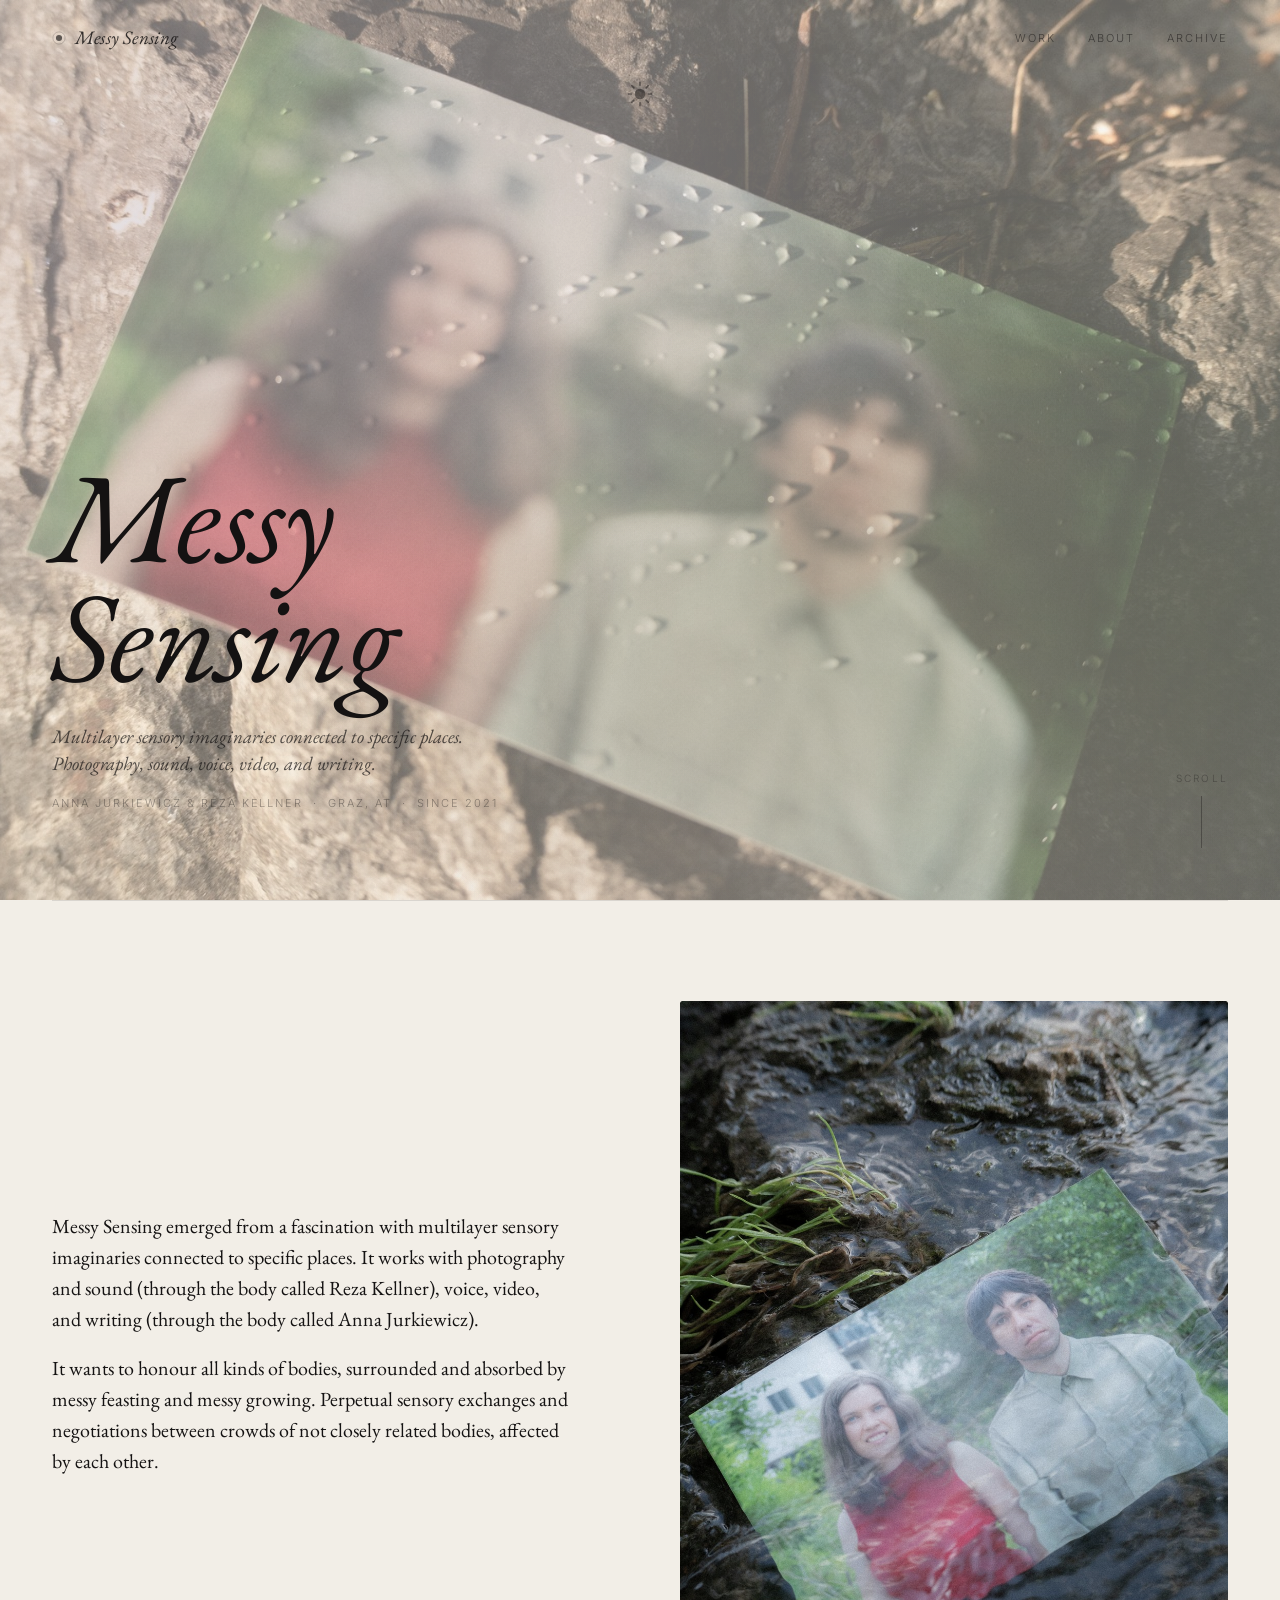
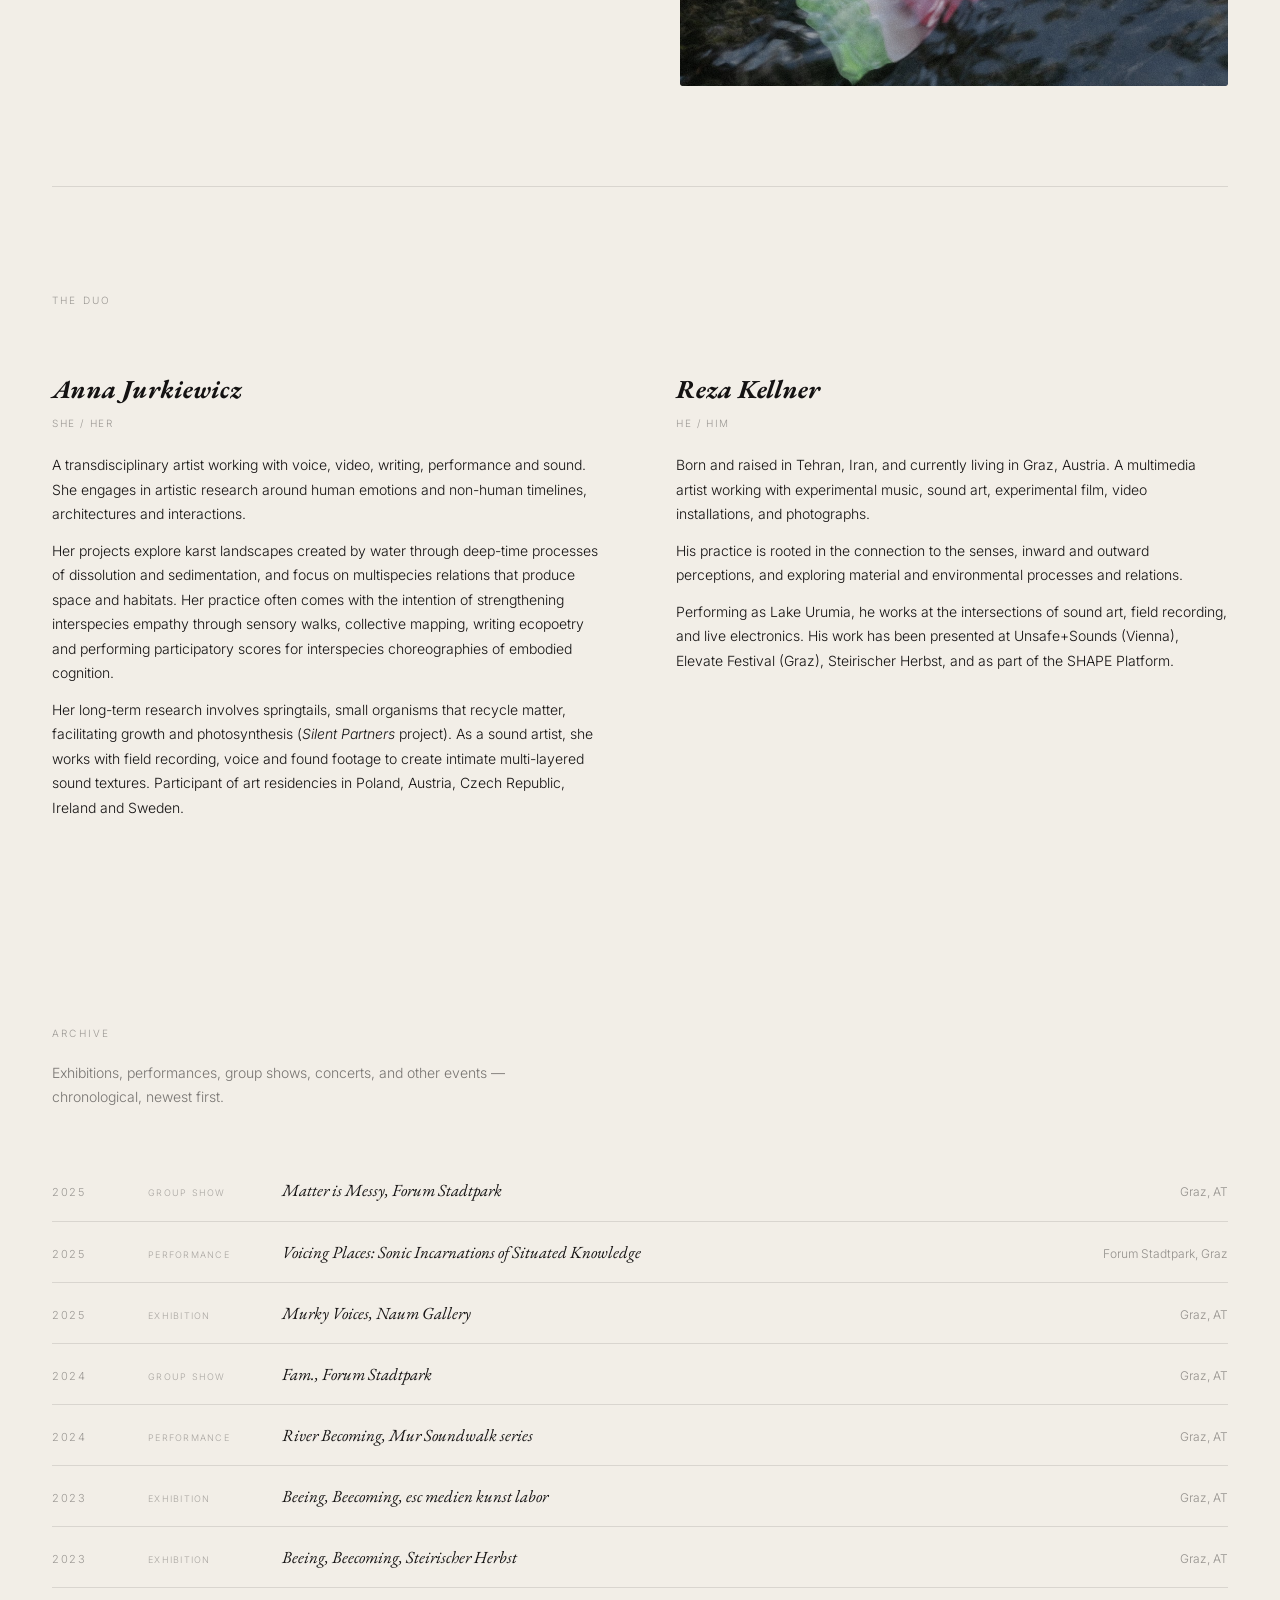
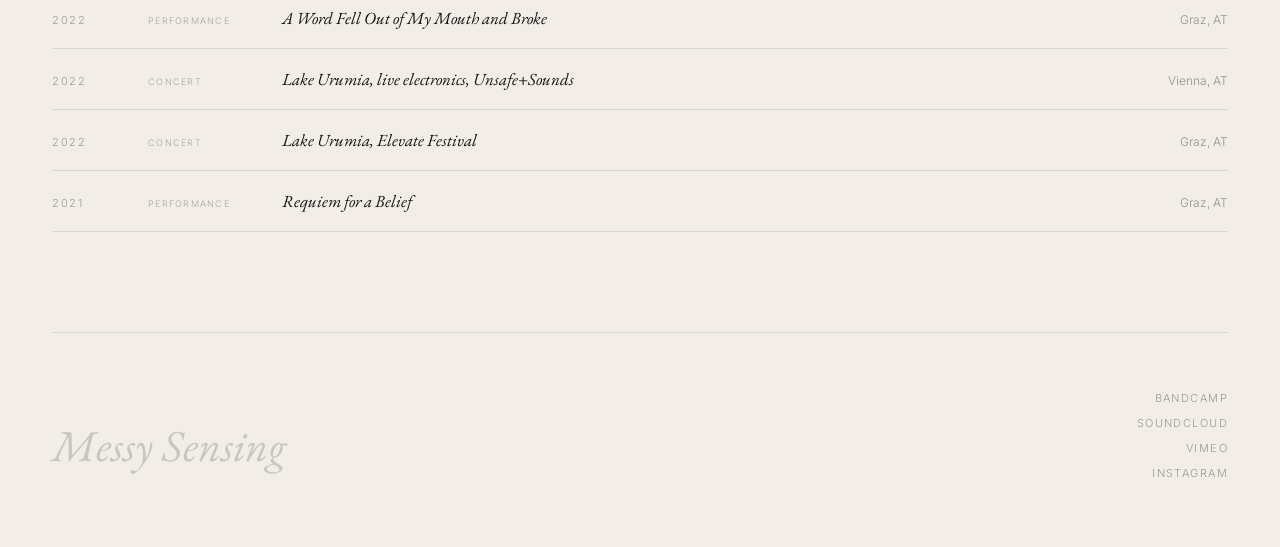
<file: info.html>
<!doctype html>
<html lang="en" data-theme="light">
<head>
<meta charset="utf-8">
<meta name="viewport" content="width=device-width, initial-scale=1">
<title>Messy Sensing — About</title>
<meta name="description" content="About the artist duo Messy Sensing: Anna Jurkiewicz and Reza Kellner. Biographies and an archive of exhibitions, performances and concerts since 2021.">
<meta property="og:type" content="website">
<meta property="og:site_name" content="Messy Sensing">
<meta property="og:title" content="Messy Sensing — About">
<meta property="og:description" content="About the artist duo Messy Sensing: Anna Jurkiewicz and Reza Kellner. Biographies and an archive of exhibitions, performances and concerts since 2021.">
<meta property="og:image" content="/og.jpg"><!-- TODO: make absolute (https://your-domain/og.jpg) once the domain is live -->
<link rel="icon" type="image/svg+xml" href="svg/favicon.svg">
<script>(function(){var t=localStorage.getItem('ms-theme')||(matchMedia('(prefers-color-scheme: dark)').matches?'dark':'light');document.documentElement.dataset.theme=t;})();</script><link rel="preconnect" href="https://fonts.googleapis.com">
<link rel="preconnect" href="https://fonts.gstatic.com" crossorigin>
<link href="https://fonts.googleapis.com/css2?family=EB+Garamond:ital,wght@0,400;0,500;1,400;1,500&family=Inter:wght@300;400;500&display=swap" rel="stylesheet">
<link rel="stylesheet" href="style.css">
<style>
/* ---- PAGE BACKGROUND: fixed photo, all sections scroll over it ----
   Scoped to the About page only. A theme-aware veil keeps text legible
   over the photo in both light and dark mode. */
body {
  background-image:
    linear-gradient(color-mix(in srgb, var(--bg) 42%, transparent),
                    color-mix(in srgb, var(--bg) 42%, transparent)),
    url('images/2.jpg');
  background-position: center, center;
  background-size: cover, cover;
  background-attachment: fixed, fixed;
  background-repeat: no-repeat, no-repeat;
}

/* ---- HERO ---- */
#hero {
  position: relative;
  z-index: 1;
  min-height: 100vh;
  display: flex;
  flex-direction: column;
  justify-content: flex-end;
  padding: 0 52px 88px;
}
.hero-title {
  font-family: var(--serif);
  font-style: italic;
  font-weight: 400;
  font-size: clamp(64px, 10vw, 128px);
  line-height: .93;
  letter-spacing: -.02em;
  max-width: 12ch;
}
.hero-sub {
  font-family: var(--serif);
  font-style: italic;
  font-size: 19px;
  opacity: .7;
  margin-top: 28px;
  max-width: 480px;
  line-height: 1.45;
}
.hero-meta {
  font-size: 11px;
  letter-spacing: .18em;
  text-transform: uppercase;
  opacity: .38;
  margin-top: 16px;
}
.scroll-hint {
  position: absolute;
  bottom: 52px;
  right: 52px;
  font-size: 10px;
  letter-spacing: .22em;
  text-transform: uppercase;
  opacity: .35;
  display: flex;
  flex-direction: column;
  align-items: center;
  gap: 10px;
}
.scroll-hint::after {
  content: '';
  width: 1px;
  height: 52px;
  background: var(--ink);
  animation: tick 2.2s ease-in-out infinite;
  transform-origin: top;
}
@keyframes tick {
  0%   { transform: scaleY(0); transform-origin: top;    opacity: 0; }
  40%  { transform: scaleY(1); transform-origin: top;    opacity: 1; }
  41%  { transform: scaleY(1); transform-origin: bottom; opacity: 1; }
  100% { transform: scaleY(0); transform-origin: bottom; opacity: 0; }
}

/* ---- ABOUT ---- */
#about { position: relative; z-index: 1; padding: 100px 0; }
.about-inner {
  max-width: 1360px;
  margin: 0 auto;
  padding: 0 52px;
  display: grid;
  grid-template-columns: 1fr 1fr;
  gap: 80px;
  align-items: center;
}
.about-text p { font-family: var(--serif); font-size: 20px; line-height: 1.55; max-width: 52ch; }
.about-text p + p { margin-top: 18px; }
.about-photo { aspect-ratio: 4/5; overflow: hidden; border-radius: 2px; }
.about-photo img { width: 100%; height: 100%; object-fit: cover; filter: saturate(.82); transition: filter 700ms; }
.about-photo img:hover { filter: saturate(1.05); }

/* ---- BIOS ---- */
#people { position: relative; z-index: 1; padding: 100px 0; }
.people-inner { max-width: 1360px; margin: 0 auto; padding: 0 52px; }
.bios { display: grid; grid-template-columns: 1fr 1fr; gap: 72px; margin-top: 56px; }
.bio-name { font-family: var(--serif); font-style: italic; font-size: 26px; margin-bottom: 4px; }
.bio-pronoun { font-size: 10px; letter-spacing: .16em; text-transform: uppercase; opacity: .38; margin-bottom: 22px; }
.bio-text { font-size: 14px; line-height: 1.75; }
.bio-text p + p { margin-top: 12px; }

/* ---- ARCHIVE ---- */
#archive { position: relative; z-index: 1; padding: 100px 0; }
.archive-inner { max-width: 1360px; margin: 0 auto; padding: 0 52px; }
.archive-desc { font-size: 14px; line-height: 1.7; opacity: .55; margin-top: 16px; max-width: 52ch; }
.shows { list-style: none; margin-top: 52px; }
.show { display: grid; grid-template-columns: 72px 110px 1fr 160px; gap: 24px; padding: 16px 0; border-bottom: 1px solid var(--rule); align-items: baseline; }
.show-year { font-size: 11px; letter-spacing: .14em; opacity: .38; }
.show-type { font-size: 9px; letter-spacing: .14em; text-transform: uppercase; opacity: .32; padding-top: 2px; }
.show-title { font-family: var(--serif); font-size: 17px; font-style: italic; }
.show-venue { font-size: 12px; opacity: .42; text-align: right; }

/*
  LISTEN SECTION — hidden, not deleted.
  The section markup is preserved below in a comment block.
  Re-enable by uncommenting the <section id="listen"> block in the HTML
  and restoring these CSS rules.

  DEV NOTE: see dev-notes.md
*/

/* ---- RESPONSIVE ---- */
@media (max-width: 860px) {
  #hero { padding: 0 24px 64px; }
  .scroll-hint { right: 24px; }
  .about-inner, .people-inner, .archive-inner { padding-left: 24px; padding-right: 24px; }
  .about-inner { grid-template-columns: 1fr; gap: 40px; }
  .bios        { grid-template-columns: 1fr; gap: 52px; }
  .show        { grid-template-columns: 60px 1fr; }
  .show-type, .show-venue { display: none; }
}
</style>
</head>
<body>

<button class="theme-btn-fixed" id="theme-btn" aria-label="toggle light/dark">
  <svg class="theme-icon" viewBox="0 0 24 24" width="28" height="28" fill="none" aria-hidden="true">
    <defs>
      <mask id="crescent-mask">
        <rect width="24" height="24" fill="white"/>
        <circle class="cut-circle" r="6" fill="black"/>
      </mask>
    </defs>
    <g class="sun-rays" stroke="currentColor" stroke-width="1.4" stroke-linecap="round">
      <line x1="12" y1="2"    x2="12" y2="4.5"/>
      <line x1="12" y1="19.5" x2="12" y2="22"/>
      <line x1="2"  y1="12"   x2="4.5" y2="12"/>
      <line x1="19.5" y1="12" x2="22" y2="12"/>
      <line x1="4.93" y1="4.93"   x2="6.75" y2="6.75"/>
      <line x1="17.25" y1="17.25" x2="19.07" y2="19.07"/>
      <line x1="19.07" y1="4.93"  x2="17.25" y2="6.75"/>
      <line x1="6.75"  y1="17.25" x2="4.93"  y2="19.07"/>
    </g>
    <circle class="sun-orb" cx="12" cy="12" r="4.5" fill="currentColor" mask="url(#crescent-mask)"/>
  </svg>
</button>

<nav id="nav">
  <a href="index.html" class="nav-logo" id="logo-link">
    <svg width="14" height="14" viewBox="0 0 16 16" fill="currentColor" aria-hidden="true"><circle cx="8" cy="8" r="3.5" opacity=".75"/><circle cx="8" cy="8" r="7" fill="none" stroke="currentColor" stroke-width=".8" opacity=".3"/></svg>
    <span>Messy Sensing</span>
  </a>
  <div class="nav-right">
    <ul class="nav-links">
      <li><a href="work/">Work</a></li>
      <li><a href="#people">About</a></li>
      <li><a href="#archive">Archive</a></li>
    </ul>
  </div>
</nav>

<section id="hero">
  <h1 class="hero-title">Messy<br>Sensing</h1>
  <p class="hero-sub">Multilayer sensory imaginaries connected to specific places. Photography, sound, voice, video, and writing.</p>
  <p class="hero-meta">Anna Jurkiewicz &amp; Reza Kellner &nbsp;·&nbsp; Graz, AT &nbsp;·&nbsp; since 2021</p>
  <span class="scroll-hint">scroll</span>
</section>

<hr class="divider">

<section id="about">
  <div class="about-inner">
    <div class="about-text">
      <p>Messy Sensing emerged from a fascination with multilayer sensory imaginaries connected to specific places. It works with photography and sound (through the body called Reza Kellner), voice, video, and writing (through the body called Anna Jurkiewicz).</p>
      <p>It wants to honour all kinds of bodies, surrounded and absorbed by messy feasting and messy growing. Perpetual sensory exchanges and negotiations between crowds of not closely related bodies, affected by each other.</p>
    </div>
    <div class="about-photo">
      <img width="1067" height="1600" loading="lazy" decoding="async" sizes="(min-width: 1465px) 588px, (max-width: 860px) calc(100vw - 48px), calc((100vw - 184px)/2)" src="images/3.jpg" alt="Messy Sensing, Anna Jurkiewicz and Reza Kellner">
    </div>
  </div>
</section>

<hr class="divider">

<section id="people">
  <div class="people-inner">
    <span class="section-label">The duo</span>
    <div class="bios">
      <div>
        <h3 class="bio-name">Anna Jurkiewicz</h3>
        <p class="bio-pronoun">she / her</p>
        <div class="bio-text">
          <p>A transdisciplinary artist working with voice, video, writing, performance and sound. She engages in artistic research around human emotions and non-human timelines, architectures and interactions.</p>
          <p>Her projects explore karst landscapes created by water through deep-time processes of dissolution and sedimentation, and focus on multispecies relations that produce space and habitats. Her practice often comes with the intention of strengthening interspecies empathy through sensory walks, collective mapping, writing ecopoetry and performing participatory scores for interspecies choreographies of embodied cognition.</p>
          <p>Her long-term research involves springtails, small organisms that recycle matter, facilitating growth and photosynthesis (<em>Silent Partners</em> project). As a sound artist, she works with field recording, voice and found footage to create intimate multi-layered sound textures. Participant of art residencies in Poland, Austria, Czech Republic, Ireland and Sweden.</p>
        </div>
      </div>
      <div>
        <h3 class="bio-name">Reza Kellner</h3>
        <p class="bio-pronoun">he / him</p>
        <div class="bio-text">
          <p>Born and raised in Tehran, Iran, and currently living in Graz, Austria. A multimedia artist working with experimental music, sound art, experimental film, video installations, and photographs.</p>
          <p>His practice is rooted in the connection to the senses, inward and outward perceptions, and exploring material and environmental processes and relations.</p>
          <p>Performing as Lake Urumia, he works at the intersections of sound art, field recording, and live electronics. His work has been presented at Unsafe+Sounds (Vienna), Elevate Festival (Graz), Steirischer Herbst, and as part of the SHAPE Platform.</p>
        </div>
      </div>
    </div>
  </div>
</section>

<!--
  LISTEN SECTION — hidden, not deleted. Re-enable by removing these comment tags.
  Also restore the CSS block marked "LISTEN SECTION" in the <style> tag above,
  and add back the nav link: <li><a href="#listen">Listen</a></li>
  See dev-notes.md for context.

<section id="listen">
  <div class="listen-inner">
    <div>
      <span class="section-label listen-label">Sound</span>
      <h2 class="listen-title">A listening space</h2>
      <p class="listen-desc">Field recordings, experimental compositions, and sonic documents from Messy Sensing's practice. Works by Lake Urumia and collaborators.</p>
      <div class="ext-links">
        <a href="https://lakeurumia.bandcamp.com" target="_blank" rel="noopener" class="ext-link">Bandcamp</a>
        <a href="https://soundcloud.com/lakeurumia" target="_blank" rel="noopener" class="ext-link">SoundCloud</a>
        <a href="https://vimeo.com/lakeurumia" target="_blank" rel="noopener" class="ext-link">Vimeo</a>
      </div>
    </div>
    <div class="player-section">
      <div class="orb" id="orb" title="open on Bandcamp"></div>
      <ul class="tracklist" id="tracklist">
        <li class="track active" data-href="https://lakeurumia.bandcamp.com">
          <span class="track-n">01</span>
          <div class="track-body"><span class="track-name">Sonic Agency</span><div class="track-bar"></div></div>
          <span class="track-dur">8:17</span>
        </li>
        <li class="track" data-href="https://soundcloud.com/lakeurumia">
          <span class="track-n">02</span>
          <div class="track-body"><span class="track-name">Murky Voices, field documents</span><div class="track-bar"></div></div>
          <span class="track-dur">· ·</span>
        </li>
        <li class="track" data-href="https://vimeo.com/1141894613">
          <span class="track-n">03</span>
          <div class="track-body"><span class="track-name">Voicing Places, live recording</span><div class="track-bar"></div></div>
          <span class="track-dur">· ·</span>
        </li>
        <li class="track" data-href="https://lakeurumia.bandcamp.com">
          <span class="track-n">04</span>
          <div class="track-body"><span class="track-name">Beeing, Beecoming, insect soundscape</span><div class="track-bar"></div></div>
          <span class="track-dur">· ·</span>
        </li>
      </ul>
    </div>
  </div>
</section>
-->

<section id="archive">
  <div class="archive-inner">
    <span class="section-label">Archive</span>
    <p class="archive-desc">Exhibitions, performances, group shows, concerts, and other events — chronological, newest first.</p>
    <ul class="shows">
      <li class="show"><span class="show-year">2025</span><span class="show-type">Group show</span><span class="show-title"><em>Matter is Messy</em>, Forum Stadtpark</span><span class="show-venue">Graz, AT</span></li>
      <li class="show"><span class="show-year">2025</span><span class="show-type">Performance</span><span class="show-title">Voicing Places: Sonic Incarnations of Situated Knowledge</span><span class="show-venue">Forum Stadtpark, Graz</span></li>
      <li class="show"><span class="show-year">2025</span><span class="show-type">Exhibition</span><span class="show-title"><em>Murky Voices</em>, Naum Gallery</span><span class="show-venue">Graz, AT</span></li>
      <li class="show"><span class="show-year">2024</span><span class="show-type">Group show</span><span class="show-title"><em>Fam.</em>, Forum Stadtpark</span><span class="show-venue">Graz, AT</span></li>
      <li class="show"><span class="show-year">2024</span><span class="show-type">Performance</span><span class="show-title">River Becoming, Mur Soundwalk series</span><span class="show-venue">Graz, AT</span></li>
      <li class="show"><span class="show-year">2023</span><span class="show-type">Exhibition</span><span class="show-title">Beeing, Beecoming, esc medien kunst labor</span><span class="show-venue">Graz, AT</span></li>
      <li class="show"><span class="show-year">2023</span><span class="show-type">Exhibition</span><span class="show-title">Beeing, Beecoming, Steirischer Herbst</span><span class="show-venue">Graz, AT</span></li>
      <li class="show"><span class="show-year">2022</span><span class="show-type">Performance</span><span class="show-title">A Word Fell Out of My Mouth and Broke</span><span class="show-venue">Graz, AT</span></li>
      <li class="show"><span class="show-year">2022</span><span class="show-type">Concert</span><span class="show-title">Lake Urumia, live electronics, Unsafe+Sounds</span><span class="show-venue">Vienna, AT</span></li>
      <li class="show"><span class="show-year">2022</span><span class="show-type">Concert</span><span class="show-title">Lake Urumia, Elevate Festival</span><span class="show-venue">Graz, AT</span></li>
      <li class="show"><span class="show-year">2021</span><span class="show-type">Performance</span><span class="show-title">Requiem for a Belief</span><span class="show-venue">Graz, AT</span></li>
    </ul>
  </div>
</section>

<hr class="divider">

<footer>
  <span class="footer-title">Messy Sensing</span>
  <div class="footer-links">
    <a href="https://lakeurumia.bandcamp.com" target="_blank" rel="noopener">Bandcamp</a>
    <a href="https://soundcloud.com/lakeurumia" target="_blank" rel="noopener">SoundCloud</a>
    <a href="https://vimeo.com/user/93830559/folder/29261315?fl=tl&fe=cc" target="_blank" rel="noopener">Vimeo</a>
    <a href="https://instagram.com/messy_sensing" target="_blank" rel="noopener">Instagram</a>
  </div>
</footer>

<script src="main.js"></script>
</body>
</html>
</file>
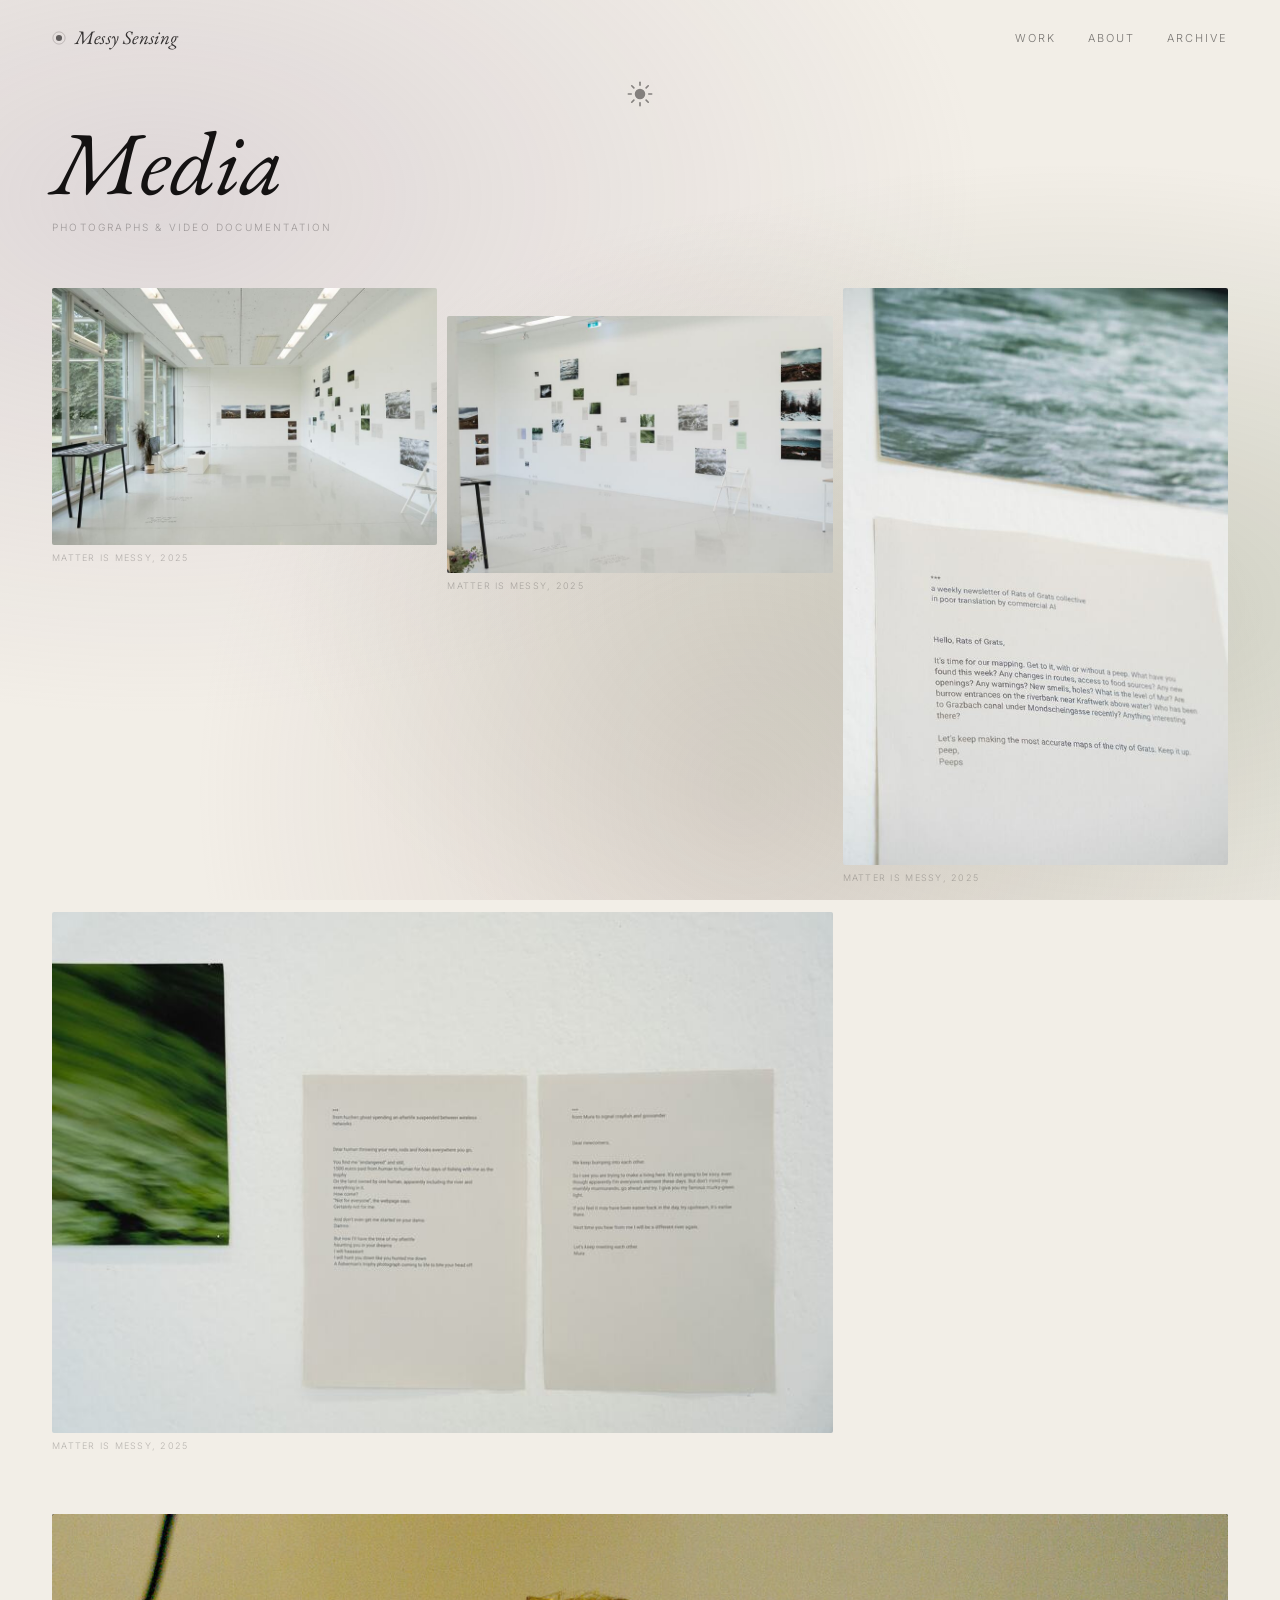
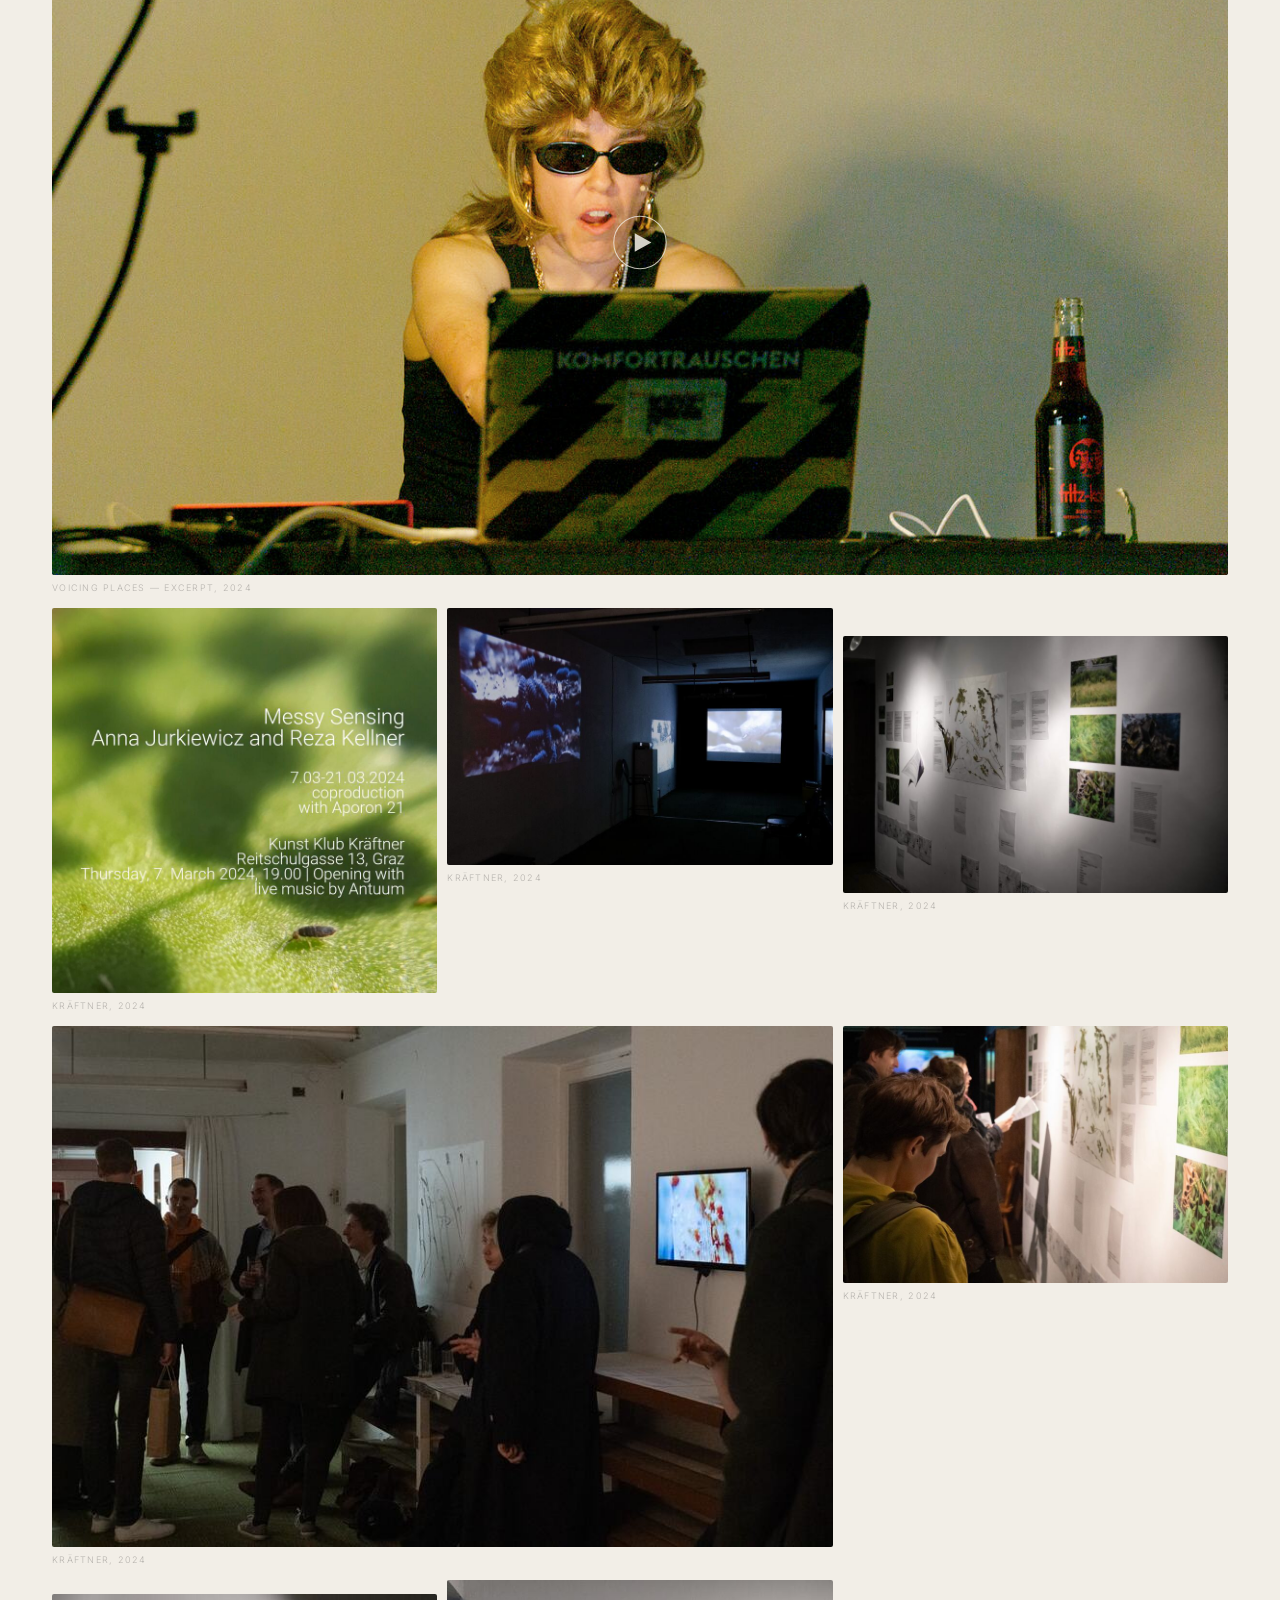
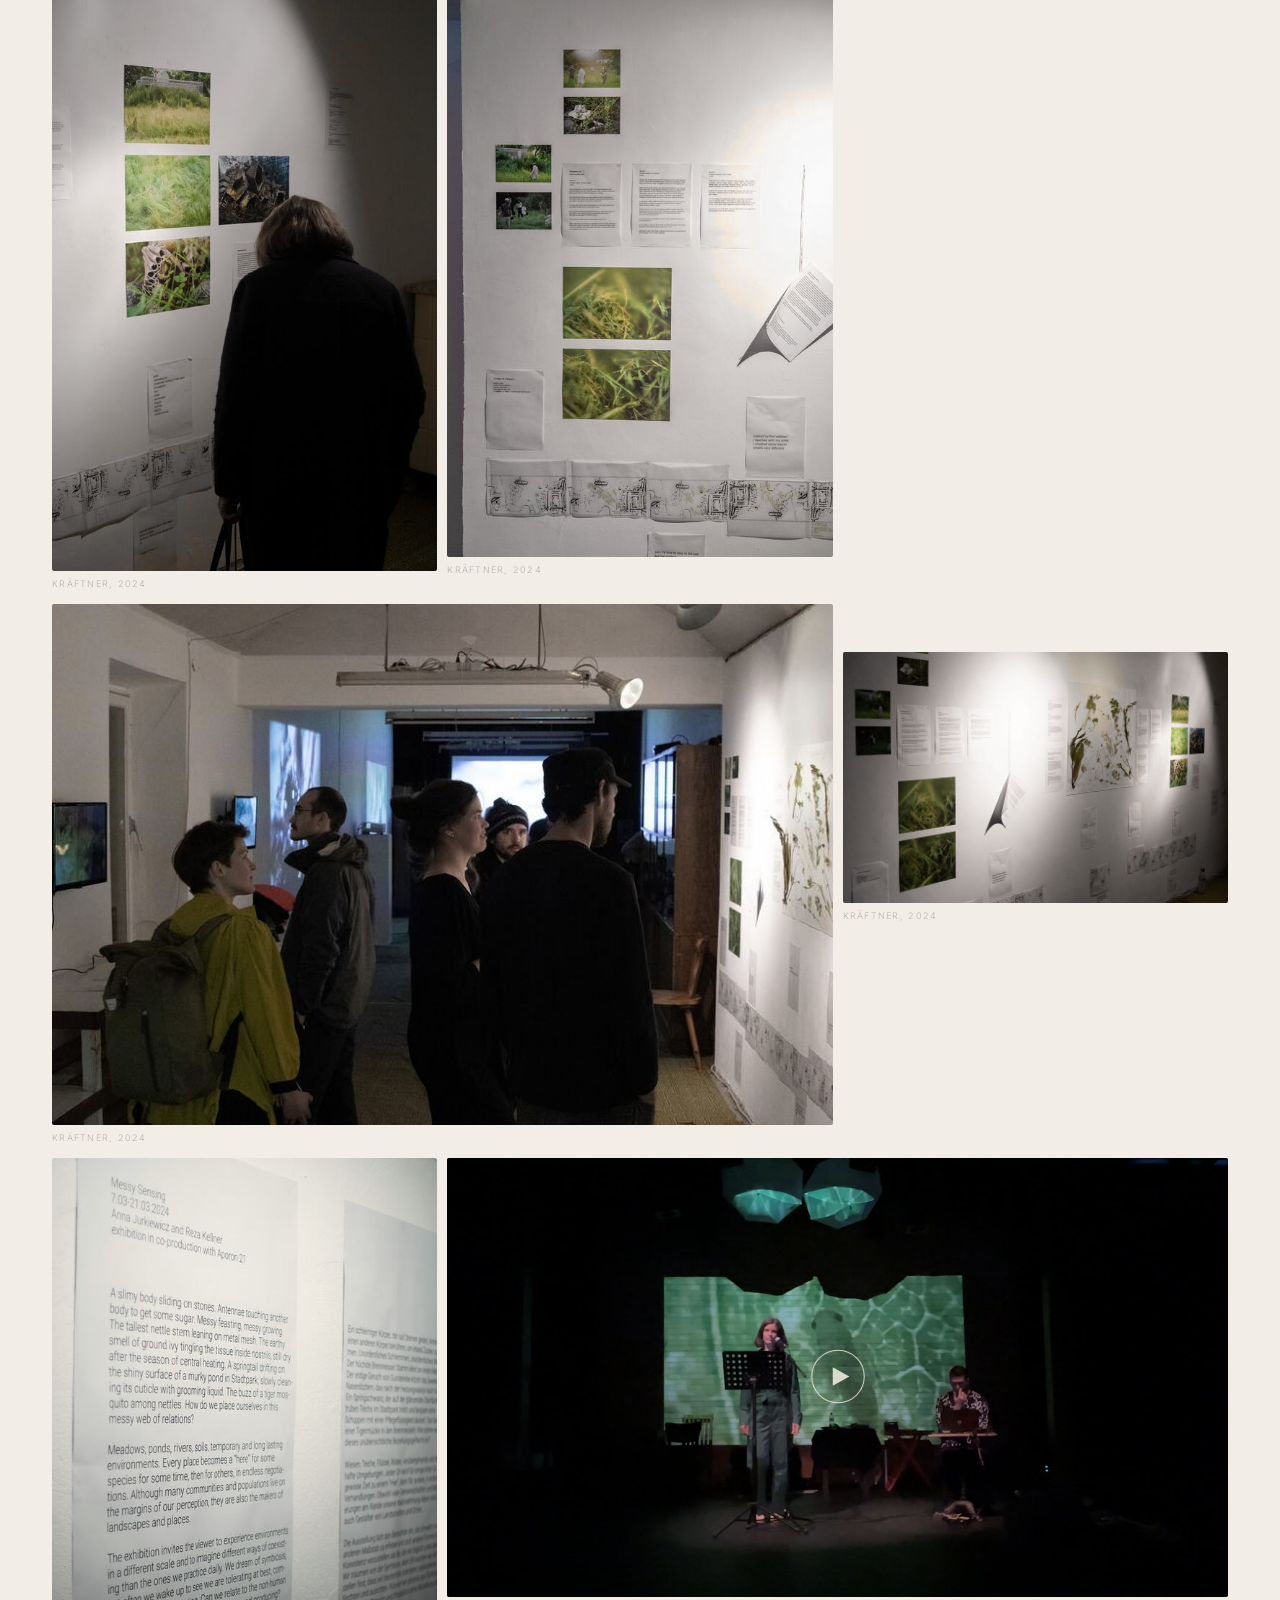
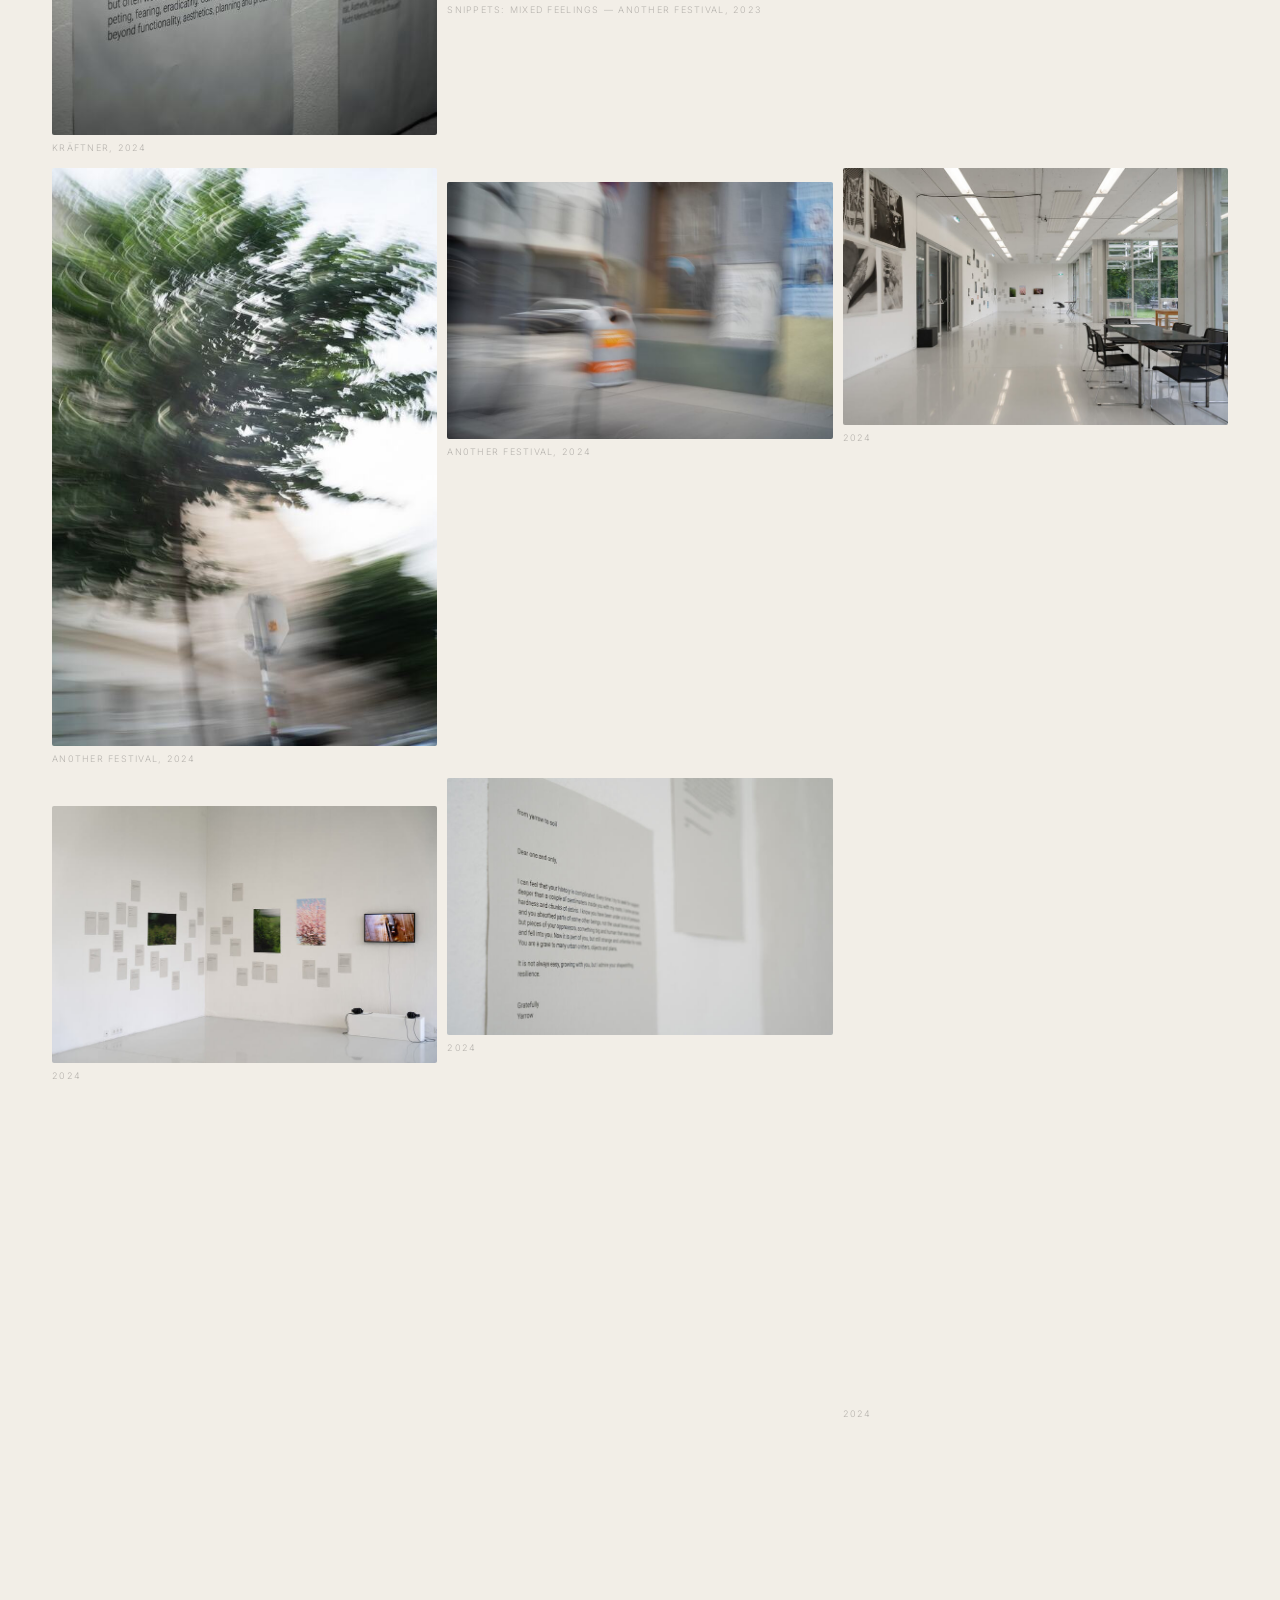
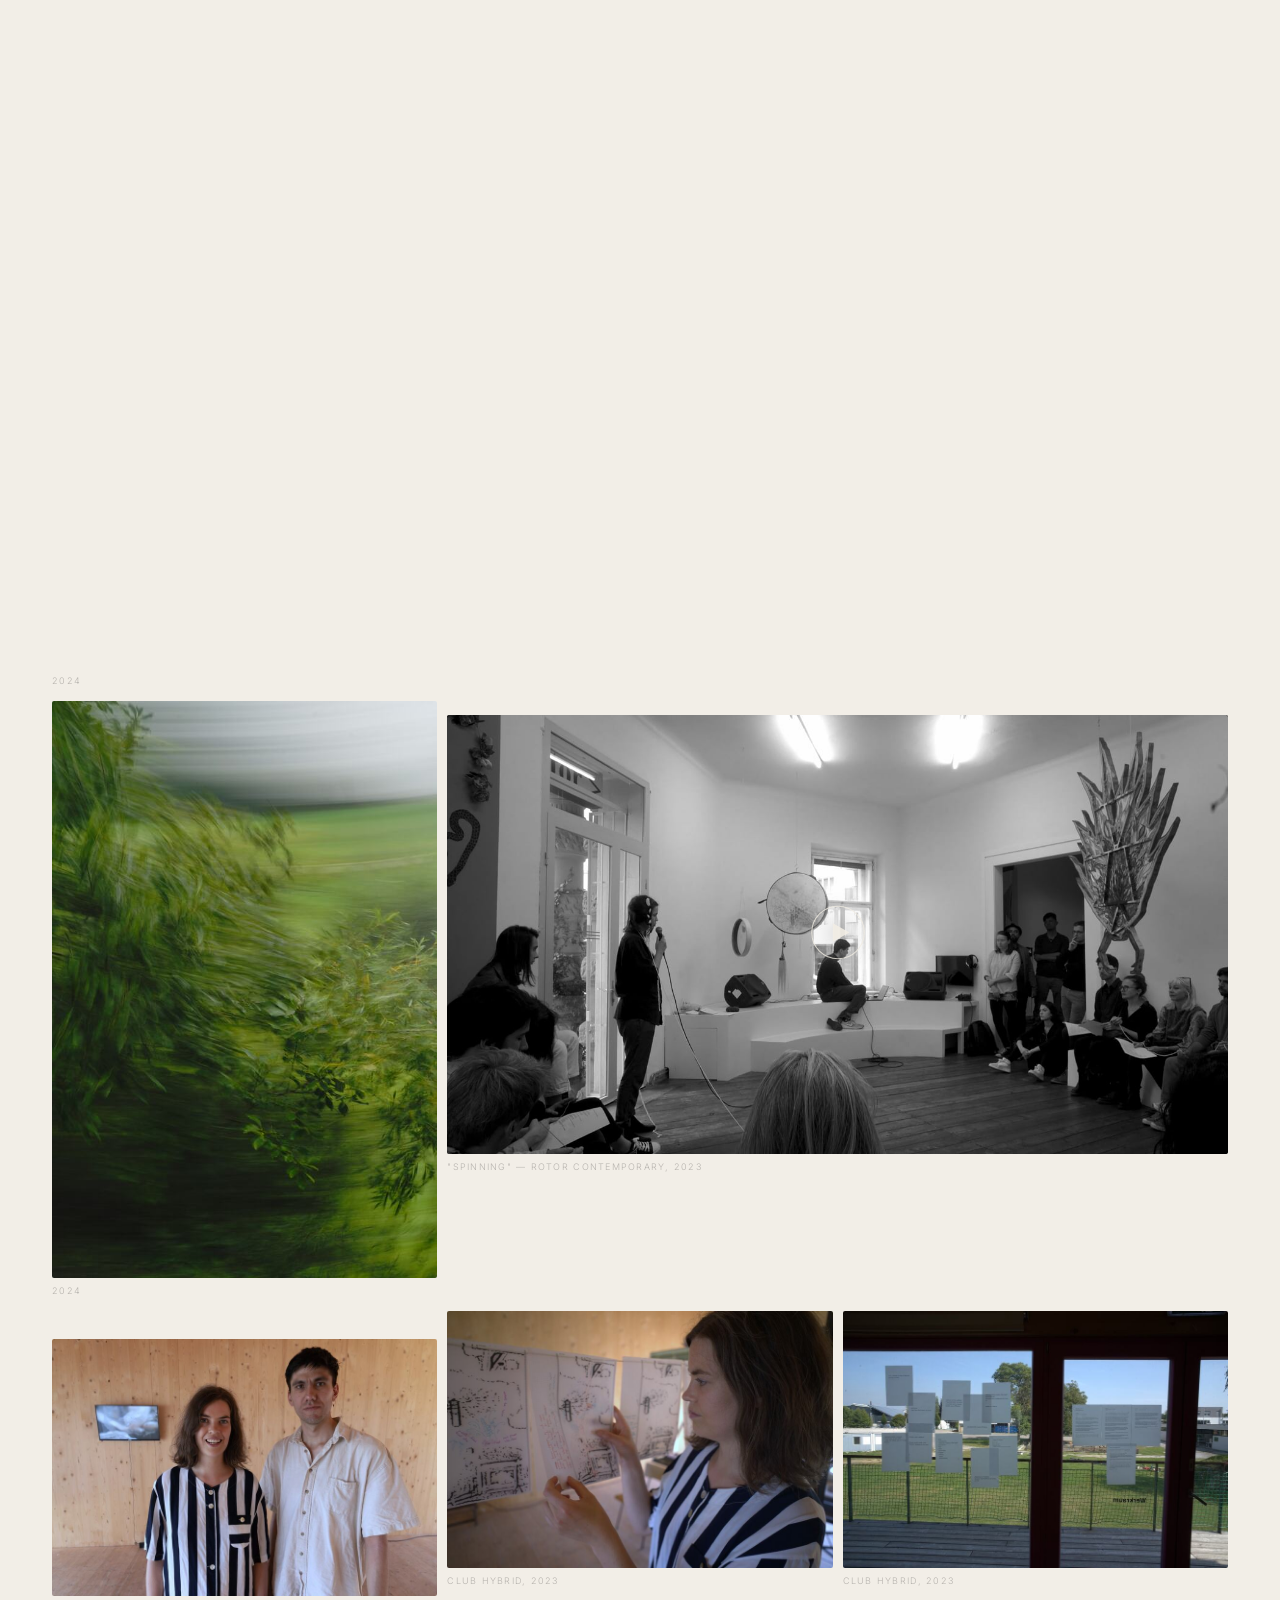
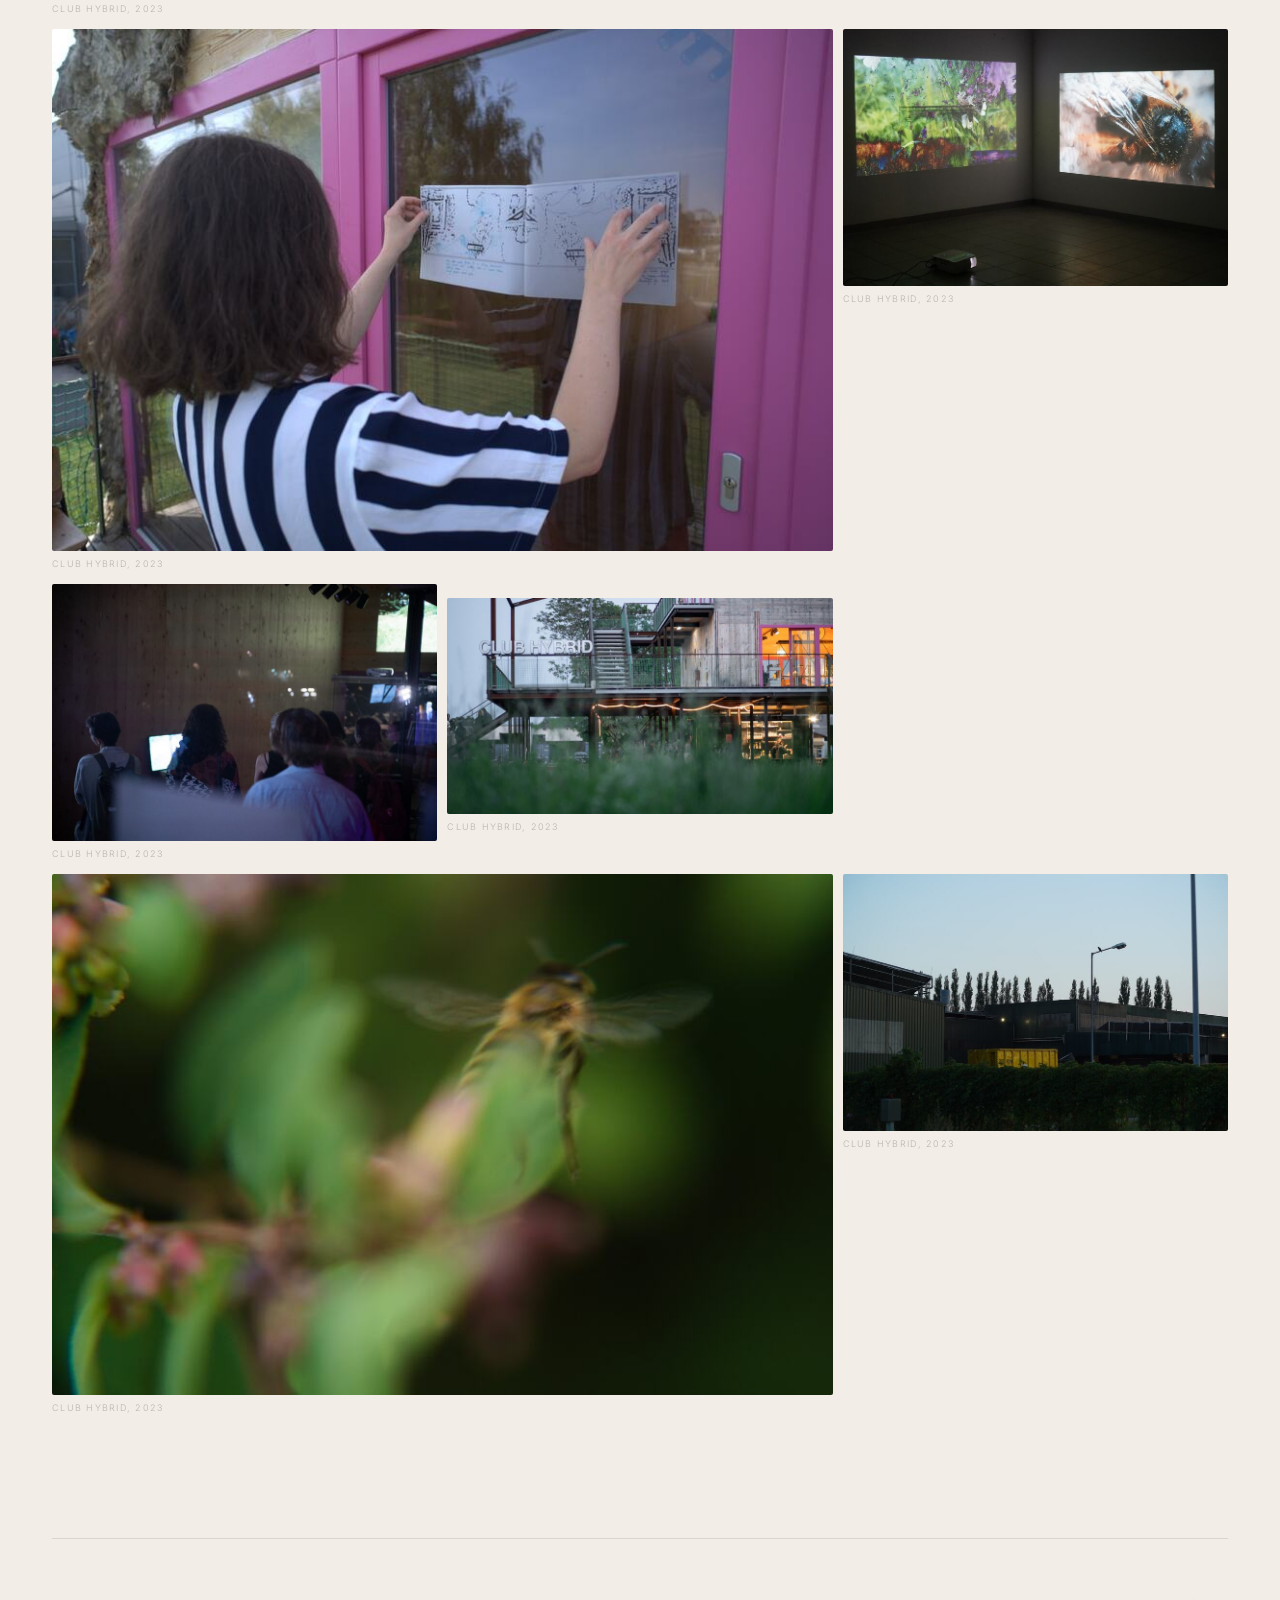
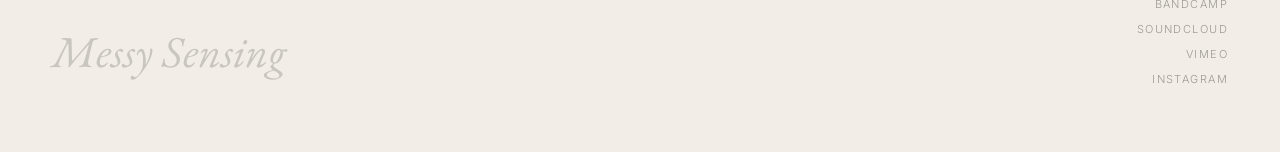
<file: media.html>
<!doctype html>
<html lang="en" data-theme="light">
<head>
<meta charset="utf-8">
<meta name="viewport" content="width=device-width, initial-scale=1">
<title>Media — Messy Sensing</title>
<meta name="description" content="Photographs and video documentation from Messy Sensing exhibitions, performances and festivals, 2023 to 2025.">
<meta property="og:type" content="website">
<meta property="og:site_name" content="Messy Sensing">
<meta property="og:title" content="Media — Messy Sensing">
<meta property="og:description" content="Photographs and video documentation from Messy Sensing exhibitions, performances and festivals, 2023 to 2025.">
<meta property="og:image" content="/og.jpg"><!-- TODO: make absolute (https://your-domain/og.jpg) once the domain is live -->
<link rel="icon" type="image/svg+xml" href="svg/favicon.svg">
<script>(function(){var t=localStorage.getItem('ms-theme')||(matchMedia('(prefers-color-scheme: dark)').matches?'dark':'light');document.documentElement.dataset.theme=t;})();</script><link rel="preconnect" href="https://fonts.googleapis.com">
<link rel="preconnect" href="https://fonts.gstatic.com" crossorigin>
<link href="https://fonts.googleapis.com/css2?family=EB+Garamond:ital,wght@0,400;0,500;1,400;1,500&family=Inter:wght@300;400;500&display=swap" rel="stylesheet">
<link rel="stylesheet" href="style.css">
<style>
.media-page { position: relative; z-index: 1; padding-top: 120px; }
.media-header {
  max-width: 1360px;
  margin: 0 auto;
  padding: 0 52px 52px;
}
.media-title {
  font-family: var(--serif);
  font-style: italic;
  font-weight: 400;
  font-size: clamp(44px, 7vw, 96px);
  line-height: .95;
  letter-spacing: -.01em;
  margin-bottom: 14px;
}
.media-sub {
  font-size: 10px;
  letter-spacing: .22em;
  text-transform: uppercase;
  opacity: .32;
}
.media-flow {
  max-width: 1360px;
  margin: 0 auto;
  padding: 0 52px 120px;
  display: grid;
  grid-template-columns: 1fr 1fr 1fr;
  gap: 10px;
  align-items: start;
}
.mi { }
.mi.wide { grid-column: span 2; }
.mi.full { grid-column: span 3; }
.mi .ph { border-radius: 2px; display: block; width: 100%; }
.mi img  { border-radius: 2px; display: block; width: 100%; height: auto; }
.mi .vimeo { border-radius: 2px; }
.media-cap {
  font-size: 9px;
  letter-spacing: .14em;
  text-transform: uppercase;
  opacity: .26;
  margin-top: 6px;
  margin-bottom: 2px;
}

/* slight visual offsets on a few items for messiness */
.mi:nth-child(6n+2) { margin-top: 28px; }
.mi:nth-child(9n+5) { margin-top: 48px; }
.mi:nth-child(7n+4) { margin-top: 14px; }

@media (max-width: 860px) {
  .media-header, .media-flow { padding-left: 24px; padding-right: 24px; }
  .media-flow { grid-template-columns: 1fr 1fr; }
  .mi.full { grid-column: span 2; }
  .mi:nth-child(6n+2), .mi:nth-child(9n+5), .mi:nth-child(7n+4) { margin-top: 0; }
}
@media (max-width: 480px) {
  .media-flow { grid-template-columns: 1fr; }
  .mi.wide, .mi.full { grid-column: span 1; }
}
</style>
</head>
<body>

<button class="theme-btn-fixed" id="theme-btn" aria-label="toggle light/dark">
  <svg class="theme-icon" viewBox="0 0 24 24" width="28" height="28" fill="none" aria-hidden="true">
    <defs><mask id="crescent-mask"><rect width="24" height="24" fill="white"/><circle class="cut-circle" r="6" fill="black"/></mask></defs>
    <g class="sun-rays" stroke="currentColor" stroke-width="1.4" stroke-linecap="round">
      <line x1="12" y1="2" x2="12" y2="4.5"/><line x1="12" y1="19.5" x2="12" y2="22"/>
      <line x1="2" y1="12" x2="4.5" y2="12"/><line x1="19.5" y1="12" x2="22" y2="12"/>
      <line x1="4.93" y1="4.93" x2="6.75" y2="6.75"/><line x1="17.25" y1="17.25" x2="19.07" y2="19.07"/>
      <line x1="19.07" y1="4.93" x2="17.25" y2="6.75"/><line x1="6.75" y1="17.25" x2="4.93" y2="19.07"/>
    </g>
    <circle class="sun-orb" cx="12" cy="12" r="4.5" fill="currentColor" mask="url(#crescent-mask)"/>
  </svg>
</button>

<nav id="nav">
  <a href="./" class="nav-logo" id="logo-link">
    <svg width="14" height="14" viewBox="0 0 16 16" fill="currentColor" aria-hidden="true"><circle cx="8" cy="8" r="3.5" opacity=".75"/><circle cx="8" cy="8" r="7" fill="none" stroke="currentColor" stroke-width=".8" opacity=".3"/></svg>
    <span>Messy Sensing</span>
  </a>
  <div class="nav-right">
    <ul class="nav-links">
      <li><a href="work/">Work</a></li>
      <li><a href="info.html#people">About</a></li>
      <li><a href="info.html#archive">Archive</a></li>
    </ul>
  </div>
</nav>

<main class="media-page">

  <div class="media-header">
    <h1 class="media-title">Media</h1>
    <p class="media-sub">Photographs &amp; video documentation</p>
  </div>

  <div class="media-flow">

    <!-- Matter is Messy 2025 -->
    <div class="mi">
      <img width="1600" height="1067" decoding="async" srcset="Media/2025/Web_Matter%20is%20Messy/RKP00055-800.jpg 800w, Media/2025/Web_Matter%20is%20Messy/RKP00055.jpg 1600w" sizes="(min-width: 1465px) 412px, (max-width: 480px) calc(100vw - 48px), (max-width: 860px) calc((100vw - 58px)/2), calc((100vw - 124px)/3)" src="Media/2025/Web_Matter%20is%20Messy/RKP00055.jpg" alt="">
      <p class="media-cap">Matter is Messy, 2025</p>
    </div>
    <div class="mi">
      <img width="1600" height="1067" decoding="async" srcset="Media/2025/Web_Matter%20is%20Messy/RKP00046-800.jpg 800w, Media/2025/Web_Matter%20is%20Messy/RKP00046.jpg 1600w" sizes="(min-width: 1465px) 412px, (max-width: 480px) calc(100vw - 48px), (max-width: 860px) calc((100vw - 58px)/2), calc((100vw - 124px)/3)" src="Media/2025/Web_Matter%20is%20Messy/RKP00046.jpg" alt="">
      <p class="media-cap">Matter is Messy, 2025</p>
    </div>
    <div class="mi">
      <img width="1067" height="1600" decoding="async" srcset="Media/2025/Web_Matter%20is%20Messy/RKP00015-800.jpg 534w, Media/2025/Web_Matter%20is%20Messy/RKP00015.jpg 1067w" sizes="(min-width: 1465px) 412px, (max-width: 480px) calc(100vw - 48px), (max-width: 860px) calc((100vw - 58px)/2), calc((100vw - 124px)/3)" src="Media/2025/Web_Matter%20is%20Messy/RKP00015.jpg" alt="">
      <p class="media-cap">Matter is Messy, 2025</p>
    </div>
    <div class="mi wide">
      <img width="1600" height="1067" loading="lazy" decoding="async" srcset="Media/2025/Web_Matter%20is%20Messy/RKP00014-800.jpg 800w, Media/2025/Web_Matter%20is%20Messy/RKP00014.jpg 1600w" sizes="(min-width: 1465px) 834px, (max-width: 860px) calc(100vw - 48px), calc(66vw - 72px)" src="Media/2025/Web_Matter%20is%20Messy/RKP00014.jpg" alt="">
      <p class="media-cap">Matter is Messy, 2025</p>
    </div>

    <!-- Voicing Places -->
    <div class="mi full">
      <div class="vimeo vimeo-f" data-src="https://player.vimeo.com/video/1141897095?h=325c6a94c1&badge=0&autopause=0&player_id=0&app_id=58479&autoplay=1" data-title="Voicing Places">
        <img src="posters/1141897095.jpg" alt="" width="1280" height="720" loading="lazy" decoding="async">
        <button type="button" class="vimeo-play" aria-label="Play video: Voicing Places">
          <svg viewBox="0 0 64 64" width="56" height="56" fill="none" aria-hidden="true">
            <circle cx="32" cy="32" r="30" stroke="currentColor" stroke-width="1.2" opacity=".9"/>
            <path d="M26 21.5 45 32 26 42.5 Z" fill="currentColor"/>
          </svg>
        </button>
      </div>
      <p class="media-cap">Voicing Places — excerpt, 2024</p>
    </div>

    <!-- kräftner 2024 -->
    <div class="mi">
      <img width="1600" height="1600" loading="lazy" decoding="async" srcset="Media/2024/web_kr%C3%A4ftner/1-800.jpg 800w, Media/2024/web_kr%C3%A4ftner/1.jpg 1600w" sizes="(min-width: 1465px) 412px, (max-width: 480px) calc(100vw - 48px), (max-width: 860px) calc((100vw - 58px)/2), calc((100vw - 124px)/3)" src="Media/2024/web_kr%C3%A4ftner/1.jpg" alt="">
      <p class="media-cap">kräftner, 2024</p>
    </div>
    <div class="mi">
      <img width="1600" height="1067" loading="lazy" decoding="async" srcset="Media/2024/web_kr%C3%A4ftner/2-800.jpg 800w, Media/2024/web_kr%C3%A4ftner/2.jpg 1600w" sizes="(min-width: 1465px) 412px, (max-width: 480px) calc(100vw - 48px), (max-width: 860px) calc((100vw - 58px)/2), calc((100vw - 124px)/3)" src="Media/2024/web_kr%C3%A4ftner/2.jpg" alt="">
      <p class="media-cap">kräftner, 2024</p>
    </div>
    <div class="mi">
      <img width="1600" height="1067" loading="lazy" decoding="async" srcset="Media/2024/web_kr%C3%A4ftner/5-800.jpg 800w, Media/2024/web_kr%C3%A4ftner/5.jpg 1600w" sizes="(min-width: 1465px) 412px, (max-width: 480px) calc(100vw - 48px), (max-width: 860px) calc((100vw - 58px)/2), calc((100vw - 124px)/3)" src="Media/2024/web_kr%C3%A4ftner/5.jpg" alt="">
      <p class="media-cap">kräftner, 2024</p>
    </div>
    <div class="mi wide">
      <img width="1600" height="1067" loading="lazy" decoding="async" srcset="Media/2024/web_kr%C3%A4ftner/6-800.jpg 800w, Media/2024/web_kr%C3%A4ftner/6.jpg 1600w" sizes="(min-width: 1465px) 834px, (max-width: 860px) calc(100vw - 48px), calc(66vw - 72px)" src="Media/2024/web_kr%C3%A4ftner/6.jpg" alt="">
      <p class="media-cap">kräftner, 2024</p>
    </div>
    <div class="mi">
      <img width="1600" height="1067" loading="lazy" decoding="async" srcset="Media/2024/web_kr%C3%A4ftner/7-800.jpg 800w, Media/2024/web_kr%C3%A4ftner/7.jpg 1600w" sizes="(min-width: 1465px) 412px, (max-width: 480px) calc(100vw - 48px), (max-width: 860px) calc((100vw - 58px)/2), calc((100vw - 124px)/3)" src="Media/2024/web_kr%C3%A4ftner/7.jpg" alt="">
      <p class="media-cap">kräftner, 2024</p>
    </div>
    <div class="mi">
      <img width="1067" height="1600" loading="lazy" decoding="async" srcset="Media/2024/web_kr%C3%A4ftner/8-800.jpg 534w, Media/2024/web_kr%C3%A4ftner/8.jpg 1067w" sizes="(min-width: 1465px) 412px, (max-width: 480px) calc(100vw - 48px), (max-width: 860px) calc((100vw - 58px)/2), calc((100vw - 124px)/3)" src="Media/2024/web_kr%C3%A4ftner/8.jpg" alt="">
      <p class="media-cap">kräftner, 2024</p>
    </div>
    <div class="mi">
      <img width="1067" height="1600" loading="lazy" decoding="async" srcset="Media/2024/web_kr%C3%A4ftner/11-800.jpg 534w, Media/2024/web_kr%C3%A4ftner/11.jpg 1067w" sizes="(min-width: 1465px) 412px, (max-width: 480px) calc(100vw - 48px), (max-width: 860px) calc((100vw - 58px)/2), calc((100vw - 124px)/3)" src="Media/2024/web_kr%C3%A4ftner/11.jpg" alt="">
      <p class="media-cap">kräftner, 2024</p>
    </div>
    <div class="mi wide">
      <img width="1600" height="1067" loading="lazy" decoding="async" srcset="Media/2024/web_kr%C3%A4ftner/12-800.jpg 800w, Media/2024/web_kr%C3%A4ftner/12.jpg 1600w" sizes="(min-width: 1465px) 834px, (max-width: 860px) calc(100vw - 48px), calc(66vw - 72px)" src="Media/2024/web_kr%C3%A4ftner/12.jpg" alt="">
      <p class="media-cap">kräftner, 2024</p>
    </div>
    <div class="mi">
      <img width="1600" height="1039" loading="lazy" decoding="async" srcset="Media/2024/web_kr%C3%A4ftner/13-800.jpg 800w, Media/2024/web_kr%C3%A4ftner/13.jpg 1600w" sizes="(min-width: 1465px) 412px, (max-width: 480px) calc(100vw - 48px), (max-width: 860px) calc((100vw - 58px)/2), calc((100vw - 124px)/3)" src="Media/2024/web_kr%C3%A4ftner/13.jpg" alt="">
      <p class="media-cap">kräftner, 2024</p>
    </div>
    <div class="mi">
      <img width="1067" height="1600" loading="lazy" decoding="async" srcset="Media/2024/web_kr%C3%A4ftner/14-800.jpg 534w, Media/2024/web_kr%C3%A4ftner/14.jpg 1067w" sizes="(min-width: 1465px) 412px, (max-width: 480px) calc(100vw - 48px), (max-width: 860px) calc((100vw - 58px)/2), calc((100vw - 124px)/3)" src="Media/2024/web_kr%C3%A4ftner/14.jpg" alt="">
      <p class="media-cap">kräftner, 2024</p>
    </div>

    <!-- an0ther Festival -->
    <div class="mi wide">
      <div class="vimeo vimeo-f" data-src="https://player.vimeo.com/video/1046329941?title=0&amp;byline=0&amp;portrait=0&amp;badge=0&amp;autopause=0&amp;player_id=0&amp;app_id=58479&autoplay=1" data-title="Snippets: Mixed feelings at an0ther Festival 2023">
        <img src="posters/1046329941.jpg" alt="" width="1280" height="720" loading="lazy" decoding="async">
        <button type="button" class="vimeo-play" aria-label="Play video: Snippets: Mixed feelings at an0ther Festival 2023">
          <svg viewBox="0 0 64 64" width="56" height="56" fill="none" aria-hidden="true">
            <circle cx="32" cy="32" r="30" stroke="currentColor" stroke-width="1.2" opacity=".9"/>
            <path d="M26 21.5 45 32 26 42.5 Z" fill="currentColor"/>
          </svg>
        </button>
      </div>
      <p class="media-cap">Snippets: Mixed feelings — an0ther Festival, 2023</p>
    </div>
    <div class="mi">
      <img width="1067" height="1600" loading="lazy" decoding="async" srcset="Media/2024/Web_another%20festival/1-800.jpg 534w, Media/2024/Web_another%20festival/1.jpg 1067w" sizes="(min-width: 1465px) 412px, (max-width: 480px) calc(100vw - 48px), (max-width: 860px) calc((100vw - 58px)/2), calc((100vw - 124px)/3)" src="Media/2024/Web_another%20festival/1.jpg" alt="">
      <p class="media-cap">an0ther Festival, 2024</p>
    </div>
    <div class="mi">
      <img width="1600" height="1067" loading="lazy" decoding="async" srcset="Media/2024/Web_another%20festival/2-800.jpg 800w, Media/2024/Web_another%20festival/2.jpg 1600w" sizes="(min-width: 1465px) 412px, (max-width: 480px) calc(100vw - 48px), (max-width: 860px) calc((100vw - 58px)/2), calc((100vw - 124px)/3)" src="Media/2024/Web_another%20festival/2.jpg" alt="">
      <p class="media-cap">an0ther Festival, 2024</p>
    </div>

    <!-- Web_Fam_photo 2024 -->
    <div class="mi">
      <img width="1600" height="1067" loading="lazy" decoding="async" srcset="Media/2024/Web_Fam_photo/1-800.jpg 800w, Media/2024/Web_Fam_photo/1.jpg 1600w" sizes="(min-width: 1465px) 412px, (max-width: 480px) calc(100vw - 48px), (max-width: 860px) calc((100vw - 58px)/2), calc((100vw - 124px)/3)" src="Media/2024/Web_Fam_photo/1.jpg" alt="">
      <p class="media-cap">2024</p>
    </div>
    <div class="mi">
      <img width="1600" height="1067" loading="lazy" decoding="async" srcset="Media/2024/Web_Fam_photo/2-800.jpg 800w, Media/2024/Web_Fam_photo/2.jpg 1600w" sizes="(min-width: 1465px) 412px, (max-width: 480px) calc(100vw - 48px), (max-width: 860px) calc((100vw - 58px)/2), calc((100vw - 124px)/3)" src="Media/2024/Web_Fam_photo/2.jpg" alt="">
      <p class="media-cap">2024</p>
    </div>
    <div class="mi">
      <img width="1600" height="1067" loading="lazy" decoding="async" srcset="Media/2024/Web_Fam_photo/3-800.jpg 800w, Media/2024/Web_Fam_photo/3.jpg 1600w" sizes="(min-width: 1465px) 412px, (max-width: 480px) calc(100vw - 48px), (max-width: 860px) calc((100vw - 58px)/2), calc((100vw - 124px)/3)" src="Media/2024/Web_Fam_photo/3.jpg" alt="">
      <p class="media-cap">2024</p>
    </div>
    <div class="mi wide">
      <img width="1067" height="1600" loading="lazy" decoding="async" srcset="Media/2024/Web_Fam_photo/6-800.jpg 533w, Media/2024/Web_Fam_photo/6.jpg 1067w, Media/2024/Web_Fam_photo/6-2400.jpg 1600w" sizes="(min-width: 1465px) 834px, (max-width: 860px) calc(100vw - 48px), calc(66vw - 72px)" src="Media/2024/Web_Fam_photo/6.jpg" alt="">
      <p class="media-cap">2024</p>
    </div>
    <div class="mi">
      <img width="1600" height="1067" loading="lazy" decoding="async" srcset="Media/2024/Web_Fam_photo/7-800.jpg 800w, Media/2024/Web_Fam_photo/7.jpg 1600w" sizes="(min-width: 1465px) 412px, (max-width: 480px) calc(100vw - 48px), (max-width: 860px) calc((100vw - 58px)/2), calc((100vw - 124px)/3)" src="Media/2024/Web_Fam_photo/7.jpg" alt="">
      <p class="media-cap">2024</p>
    </div>
    <div class="mi">
      <img width="1068" height="1600" loading="lazy" decoding="async" srcset="Media/2024/Web_Fam_photo/7_2-800.jpg 534w, Media/2024/Web_Fam_photo/7_2.jpg 1068w" sizes="(min-width: 1465px) 412px, (max-width: 480px) calc(100vw - 48px), (max-width: 860px) calc((100vw - 58px)/2), calc((100vw - 124px)/3)" src="Media/2024/Web_Fam_photo/7_2.jpg" alt="">
      <p class="media-cap">2024</p>
    </div>

    <!-- rotor Contemporary -->
    <div class="mi wide">
      <div class="vimeo vimeo-f" data-src="https://player.vimeo.com/video/1046329416?title=0&amp;byline=0&amp;portrait=0&amp;badge=0&amp;autopause=0&amp;player_id=0&amp;app_id=58479&autoplay=1" data-title="&quot;Spinning&quot; at rotor Contemporary 2023">
        <img src="posters/1046329416.jpg" alt="" width="1280" height="720" loading="lazy" decoding="async">
        <button type="button" class="vimeo-play" aria-label="Play video: &quot;Spinning&quot; at rotor Contemporary 2023">
          <svg viewBox="0 0 64 64" width="56" height="56" fill="none" aria-hidden="true">
            <circle cx="32" cy="32" r="30" stroke="currentColor" stroke-width="1.2" opacity=".9"/>
            <path d="M26 21.5 45 32 26 42.5 Z" fill="currentColor"/>
          </svg>
        </button>
      </div>
      <p class="media-cap">"Spinning" — rotor Contemporary, 2023</p>
    </div>

    <!-- Club Hybrid 2023 -->
    <div class="mi">
      <img width="1600" height="1067" loading="lazy" decoding="async" srcset="Media/2023/web_Club_hybrid/Image00001-800.jpg 800w, Media/2023/web_Club_hybrid/Image00001.jpg 1600w" sizes="(min-width: 1465px) 412px, (max-width: 480px) calc(100vw - 48px), (max-width: 860px) calc((100vw - 58px)/2), calc((100vw - 124px)/3)" src="Media/2023/web_Club_hybrid/Image00001.jpg" alt="">
      <p class="media-cap">Club Hybrid, 2023</p>
    </div>
    <div class="mi">
      <img width="1600" height="1069" loading="lazy" decoding="async" srcset="Media/2023/web_Club_hybrid/Image00002-800.jpg 800w, Media/2023/web_Club_hybrid/Image00002.jpg 1600w" sizes="(min-width: 1465px) 412px, (max-width: 480px) calc(100vw - 48px), (max-width: 860px) calc((100vw - 58px)/2), calc((100vw - 124px)/3)" src="Media/2023/web_Club_hybrid/Image00002.jpg" alt="">
      <p class="media-cap">Club Hybrid, 2023</p>
    </div>
    <div class="mi">
      <img width="1600" height="1069" loading="lazy" decoding="async" srcset="Media/2023/web_Club_hybrid/Image00003-800.jpg 800w, Media/2023/web_Club_hybrid/Image00003.jpg 1600w" sizes="(min-width: 1465px) 412px, (max-width: 480px) calc(100vw - 48px), (max-width: 860px) calc((100vw - 58px)/2), calc((100vw - 124px)/3)" src="Media/2023/web_Club_hybrid/Image00003.jpg" alt="">
      <p class="media-cap">Club Hybrid, 2023</p>
    </div>
    <div class="mi wide">
      <img width="1600" height="1069" loading="lazy" decoding="async" srcset="Media/2023/web_Club_hybrid/Image00004-800.jpg 800w, Media/2023/web_Club_hybrid/Image00004.jpg 1600w" sizes="(min-width: 1465px) 834px, (max-width: 860px) calc(100vw - 48px), calc(66vw - 72px)" src="Media/2023/web_Club_hybrid/Image00004.jpg" alt="">
      <p class="media-cap">Club Hybrid, 2023</p>
    </div>
    <div class="mi">
      <img width="1600" height="1069" loading="lazy" decoding="async" srcset="Media/2023/web_Club_hybrid/Image00005-800.jpg 800w, Media/2023/web_Club_hybrid/Image00005.jpg 1600w" sizes="(min-width: 1465px) 412px, (max-width: 480px) calc(100vw - 48px), (max-width: 860px) calc((100vw - 58px)/2), calc((100vw - 124px)/3)" src="Media/2023/web_Club_hybrid/Image00005.jpg" alt="">
      <p class="media-cap">Club Hybrid, 2023</p>
    </div>
    <div class="mi">
      <img width="1600" height="1067" loading="lazy" decoding="async" srcset="Media/2023/web_Club_hybrid/Image00006-800.jpg 800w, Media/2023/web_Club_hybrid/Image00006.jpg 1600w" sizes="(min-width: 1465px) 412px, (max-width: 480px) calc(100vw - 48px), (max-width: 860px) calc((100vw - 58px)/2), calc((100vw - 124px)/3)" src="Media/2023/web_Club_hybrid/Image00006.jpg" alt="">
      <p class="media-cap">Club Hybrid, 2023</p>
    </div>
    <div class="mi">
      <img width="1600" height="900" loading="lazy" decoding="async" srcset="Media/2023/web_Club_hybrid/Image00007-800.jpg 800w, Media/2023/web_Club_hybrid/Image00007.jpg 1600w" sizes="(min-width: 1465px) 412px, (max-width: 480px) calc(100vw - 48px), (max-width: 860px) calc((100vw - 58px)/2), calc((100vw - 124px)/3)" src="Media/2023/web_Club_hybrid/Image00007.jpg" alt="">
      <p class="media-cap">Club Hybrid, 2023</p>
    </div>
    <div class="mi wide">
      <img width="1600" height="1068" loading="lazy" decoding="async" srcset="Media/2023/web_Club_hybrid/DSC07884-800.jpg 800w, Media/2023/web_Club_hybrid/DSC07884.jpg 1600w" sizes="(min-width: 1465px) 834px, (max-width: 860px) calc(100vw - 48px), calc(66vw - 72px)" src="Media/2023/web_Club_hybrid/DSC07884.jpg" alt="">
      <p class="media-cap">Club Hybrid, 2023</p>
    </div>
    <div class="mi">
      <img width="1600" height="1069" loading="lazy" decoding="async" srcset="Media/2023/web_Club_hybrid/DSC08592-800.jpg 800w, Media/2023/web_Club_hybrid/DSC08592.jpg 1600w" sizes="(min-width: 1465px) 412px, (max-width: 480px) calc(100vw - 48px), (max-width: 860px) calc((100vw - 58px)/2), calc((100vw - 124px)/3)" src="Media/2023/web_Club_hybrid/DSC08592.jpg" alt="">
      <p class="media-cap">Club Hybrid, 2023</p>
    </div>

  </div>
</main>

<hr class="divider">
<footer>
  <span class="footer-title">Messy Sensing</span>
  <div class="footer-links">
    <a href="https://lakeurumia.bandcamp.com" target="_blank" rel="noopener">Bandcamp</a>
    <a href="https://soundcloud.com/lakeurumia" target="_blank" rel="noopener">SoundCloud</a>
    <a href="https://vimeo.com/lakeurumia" target="_blank" rel="noopener">Vimeo</a>
    <a href="https://instagram.com/messy_sensing" target="_blank" rel="noopener">Instagram</a>
  </div>
</footer>

<script src="main.js"></script>
</body>
</html>
</file>
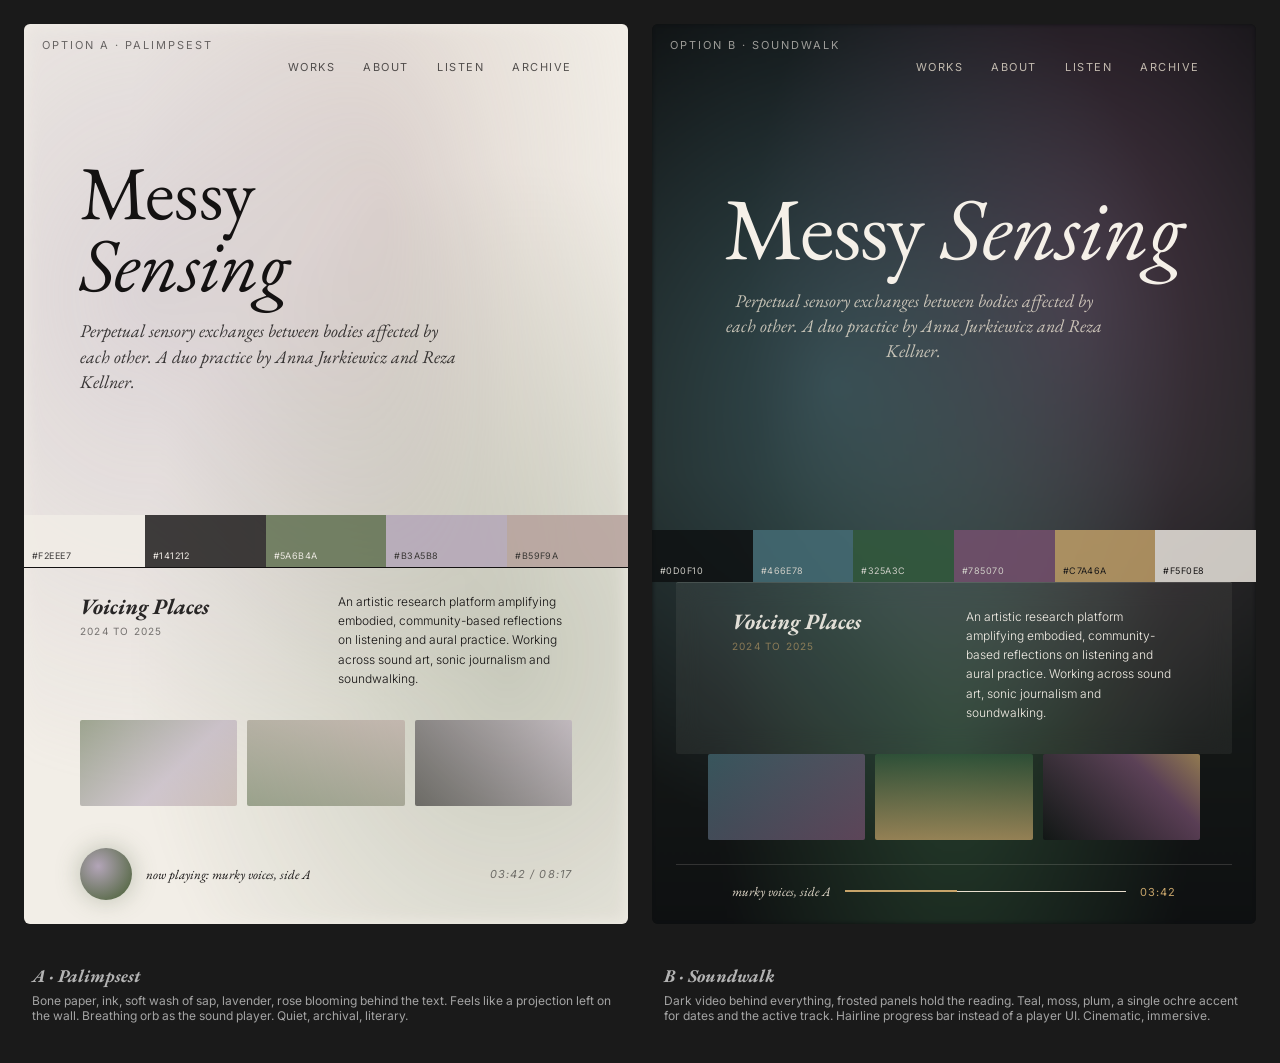
<file: mockups/compare-A-B.html>
<!doctype html>
<html lang="en">
<head>
<meta charset="utf-8">
<title>Messy Sensing: A vs B mood compare</title>
<link rel="preconnect" href="https://fonts.googleapis.com">
<link rel="preconnect" href="https://fonts.gstatic.com" crossorigin>
<link href="https://fonts.googleapis.com/css2?family=EB+Garamond:ital,wght@0,400;0,500;1,400&family=Inter:wght@300;400;500&display=swap" rel="stylesheet">
<style>
  :root {
    --mono: "Inter", system-ui, sans-serif;
    --serif: "EB Garamond", Georgia, serif;
  }
  * { box-sizing: border-box; margin: 0; padding: 0; }
  html, body { font-family: var(--mono); background: #1a1a1a; color: #ddd; }
  .page {
    display: grid;
    grid-template-columns: 1fr 1fr;
    gap: 24px;
    padding: 24px;
    min-height: 100vh;
  }
  .panel {
    border-radius: 6px;
    overflow: hidden;
    position: relative;
    min-height: 900px;
    display: flex;
    flex-direction: column;
  }
  .label {
    position: absolute;
    top: 14px;
    left: 18px;
    font-size: 11px;
    letter-spacing: 0.18em;
    text-transform: uppercase;
    opacity: 0.6;
    z-index: 10;
  }
  .palette {
    display: flex;
    gap: 0;
    height: 52px;
    width: 100%;
  }
  .swatch {
    flex: 1;
    display: flex;
    align-items: flex-end;
    justify-content: flex-start;
    padding: 6px 8px;
    font-size: 9px;
    letter-spacing: 0.05em;
    opacity: 0.8;
  }
  .hero {
    flex: 1;
    padding: 72px 56px 40px;
    display: flex;
    flex-direction: column;
    justify-content: space-between;
    position: relative;
  }
  .nav {
    display: flex;
    gap: 28px;
    font-size: 11px;
    letter-spacing: 0.14em;
    text-transform: uppercase;
    position: absolute;
    top: 36px;
    right: 56px;
  }
  .title {
    font-family: var(--serif);
    font-weight: 400;
    line-height: 0.95;
    font-size: 76px;
    letter-spacing: -0.01em;
  }
  .title i { font-style: italic; font-weight: 400; }
  .subtitle {
    font-family: var(--serif);
    font-style: italic;
    font-size: 18px;
    margin-top: 18px;
    max-width: 380px;
    line-height: 1.4;
    opacity: 0.82;
  }
  .section {
    padding: 24px 56px 32px;
    display: grid;
    grid-template-columns: 1fr 1fr;
    gap: 24px;
    border-top: 1px solid currentColor;
  }
  .section-title {
    font-family: var(--serif);
    font-size: 22px;
    font-style: italic;
    opacity: 0.9;
  }
  .section-body {
    font-family: var(--mono);
    font-size: 12px;
    line-height: 1.6;
    font-weight: 300;
  }
  .thumb-row {
    display: flex;
    gap: 10px;
    height: 110px;
    padding: 0 56px 24px;
  }
  .thumb { flex: 1; border-radius: 2px; }
  .player {
    display: flex;
    align-items: center;
    gap: 14px;
    padding: 18px 56px 24px;
    font-family: var(--serif);
    font-style: italic;
    font-size: 13px;
  }

  /* ===== OPTION A: PALIMPSEST ===== */
  .A {
    background: #F2EEE7;
    color: #141212;
  }
  .A .bg-wash {
    position: absolute;
    inset: 0;
    background:
      radial-gradient(ellipse at 20% 30%, rgba(179,165,184,0.35), transparent 55%),
      radial-gradient(ellipse at 80% 70%, rgba(90,107,74,0.28), transparent 55%),
      radial-gradient(ellipse at 60% 20%, rgba(181,159,154,0.30), transparent 50%);
    filter: blur(8px);
    z-index: 0;
  }
  .A .hero, .A .section, .A .thumb-row, .A .player { position: relative; z-index: 1; }
  .A .thumb { background: linear-gradient(135deg, #5A6B4A, #B3A5B8 60%, #B59F9A); opacity: 0.55; }
  .A .thumb:nth-child(2) { background: linear-gradient(200deg, #B59F9A, #5A6B4A); }
  .A .thumb:nth-child(3) { background: linear-gradient(45deg, #141212, #B3A5B8); }
  .A .orb {
    width: 52px;
    height: 52px;
    border-radius: 50%;
    background: radial-gradient(circle at 35% 35%, #B3A5B8, #5A6B4A 80%);
    box-shadow: 0 0 24px rgba(90,107,74,0.35);
    animation: breathe 3.5s ease-in-out infinite;
  }
  @keyframes breathe {
    0%, 100% { transform: scale(1); opacity: 0.85; }
    50% { transform: scale(1.08); opacity: 1; }
  }

  /* ===== OPTION B: SOUNDWALK ===== */
  .B {
    background: #0d0f10;
    color: #f5f0e8;
  }
  .B .bg-wash {
    position: absolute;
    inset: 0;
    background:
      radial-gradient(ellipse at 30% 40%, rgba(70,110,120,0.55), transparent 60%),
      radial-gradient(ellipse at 70% 30%, rgba(120,80,110,0.50), transparent 55%),
      radial-gradient(ellipse at 50% 80%, rgba(50,90,60,0.55), transparent 55%),
      linear-gradient(180deg, #0d0f10 0%, #1a1f1c 50%, #0d0f10 100%);
    z-index: 0;
    filter: blur(2px);
  }
  .B .bg-wash::after {
    content: "";
    position: absolute;
    inset: 0;
    background: repeating-linear-gradient(
      0deg,
      transparent 0 2px,
      rgba(255,255,255,0.015) 2px 3px
    );
  }
  .B .hero, .B .section, .B .thumb-row, .B .player { position: relative; z-index: 1; }
  .B .hero { align-items: center; text-align: center; }
  .B .title { font-size: 88px; color: #f5f0e8; }
  .B .subtitle { text-align: center; color: #e8dfcf; }
  .B .section {
    backdrop-filter: blur(12px);
    background: rgba(245,240,232,0.06);
    border-top: 1px solid rgba(245,240,232,0.12);
    margin: 0 24px;
    border-radius: 2px;
  }
  .B .section-title, .B .section-body { color: #f5f0e8; }
  .B .thumb { background: linear-gradient(135deg, #466e78, #785070); opacity: 0.7; }
  .B .thumb:nth-child(2) { background: linear-gradient(180deg, #325a3c, #c7a46a); }
  .B .thumb:nth-child(3) { background: linear-gradient(45deg, #0d0f10, #785070 70%, #c7a46a); }
  .B .player { color: #e8dfcf; border-top: 1px solid rgba(245,240,232,0.15); margin: 0 24px; }
  .B .hairline {
    flex: 1;
    height: 1px;
    background: #e8dfcf;
    position: relative;
  }
  .B .hairline::before {
    content: "";
    position: absolute;
    inset: -1px 0;
    width: 40%;
    background: #c7a46a;
    height: 2px;
  }
  .B .accent { color: #c7a46a; }

  /* shared nav colors */
  .A .nav { color: #141212; opacity: 0.7; }
  .B .nav { color: #e8dfcf; opacity: 0.8; }

  /* legend */
  .legend {
    grid-column: 1 / -1;
    padding: 16px 8px;
    font-size: 12px;
    opacity: 0.7;
    display: flex;
    justify-content: space-between;
  }
  .legend div { max-width: 48%; }
  .legend h3 { font-family: var(--serif); font-style: italic; font-size: 18px; margin-bottom: 6px; color: #f5f5f5; }
</style>
</head>
<body>
<div class="page">

  <!-- OPTION A -->
  <section class="panel A">
    <div class="bg-wash"></div>
    <span class="label">Option A · Palimpsest</span>
    <nav class="nav">
      <span>works</span><span>about</span><span>listen</span><span>archive</span>
    </nav>
    <div class="hero">
      <div style="margin-top: 60px;">
        <h1 class="title">Messy<br><i>Sensing</i></h1>
        <p class="subtitle">Perpetual sensory exchanges between bodies affected by each other. A duo practice by Anna Jurkiewicz and Reza Kellner.</p>
      </div>
    </div>
    <div class="palette">
      <div class="swatch" style="background:#F2EEE7; color:#141212;">#F2EEE7</div>
      <div class="swatch" style="background:#141212; color:#F2EEE7;">#141212</div>
      <div class="swatch" style="background:#5A6B4A; color:#F2EEE7;">#5A6B4A</div>
      <div class="swatch" style="background:#B3A5B8; color:#141212;">#B3A5B8</div>
      <div class="swatch" style="background:#B59F9A; color:#141212;">#B59F9A</div>
    </div>
    <div class="section">
      <div>
        <h2 class="section-title">Voicing Places</h2>
        <p style="font-size:10px; letter-spacing:0.12em; text-transform:uppercase; opacity:0.55; margin-top:4px;">2024 to 2025</p>
      </div>
      <p class="section-body">An artistic research platform amplifying embodied, community-based reflections on listening and aural practice. Working across sound art, sonic journalism and soundwalking.</p>
    </div>
    <div class="thumb-row">
      <div class="thumb"></div><div class="thumb"></div><div class="thumb"></div>
    </div>
    <div class="player">
      <div class="orb"></div>
      <i>now playing: murky voices, side A</i>
      <span style="margin-left:auto; font-family:var(--mono); font-size:11px; letter-spacing:0.1em; opacity:0.55;">03:42 / 08:17</span>
    </div>
  </section>

  <!-- OPTION B -->
  <section class="panel B">
    <div class="bg-wash"></div>
    <span class="label">Option B · Soundwalk</span>
    <nav class="nav">
      <span>works</span><span>about</span><span>listen</span><span>archive</span>
    </nav>
    <div class="hero">
      <div style="margin-top: 90px;">
        <h1 class="title">Messy <i>Sensing</i></h1>
        <p class="subtitle">Perpetual sensory exchanges between bodies affected by each other. A duo practice by Anna Jurkiewicz and Reza Kellner.</p>
      </div>
    </div>
    <div class="palette">
      <div class="swatch" style="background:#0d0f10; color:#f5f0e8;">#0D0F10</div>
      <div class="swatch" style="background:#466e78; color:#f5f0e8;">#466E78</div>
      <div class="swatch" style="background:#325a3c; color:#f5f0e8;">#325A3C</div>
      <div class="swatch" style="background:#785070; color:#f5f0e8;">#785070</div>
      <div class="swatch" style="background:#c7a46a; color:#141212;">#C7A46A</div>
      <div class="swatch" style="background:#f5f0e8; color:#141212;">#F5F0E8</div>
    </div>
    <div class="section">
      <div>
        <h2 class="section-title">Voicing Places</h2>
        <p style="font-size:10px; letter-spacing:0.12em; text-transform:uppercase; opacity:0.6; margin-top:4px;" class="accent">2024 to 2025</p>
      </div>
      <p class="section-body">An artistic research platform amplifying embodied, community-based reflections on listening and aural practice. Working across sound art, sonic journalism and soundwalking.</p>
    </div>
    <div class="thumb-row">
      <div class="thumb"></div><div class="thumb"></div><div class="thumb"></div>
    </div>
    <div class="player">
      <i>murky voices, side A</i>
      <div class="hairline"></div>
      <span class="accent" style="font-family:var(--mono); font-size:11px; letter-spacing:0.1em; font-style:normal;">03:42</span>
    </div>
  </section>

  <div class="legend">
    <div>
      <h3>A · Palimpsest</h3>
      Bone paper, ink, soft wash of sap, lavender, rose blooming behind the text. Feels like a projection left on the wall. Breathing orb as the sound player. Quiet, archival, literary.
    </div>
    <div>
      <h3>B · Soundwalk</h3>
      Dark video behind everything, frosted panels hold the reading. Teal, moss, plum, a single ochre accent for dates and the active track. Hairline progress bar instead of a player UI. Cinematic, immersive.
    </div>
  </div>

</div>
</body>
</html>
</file>
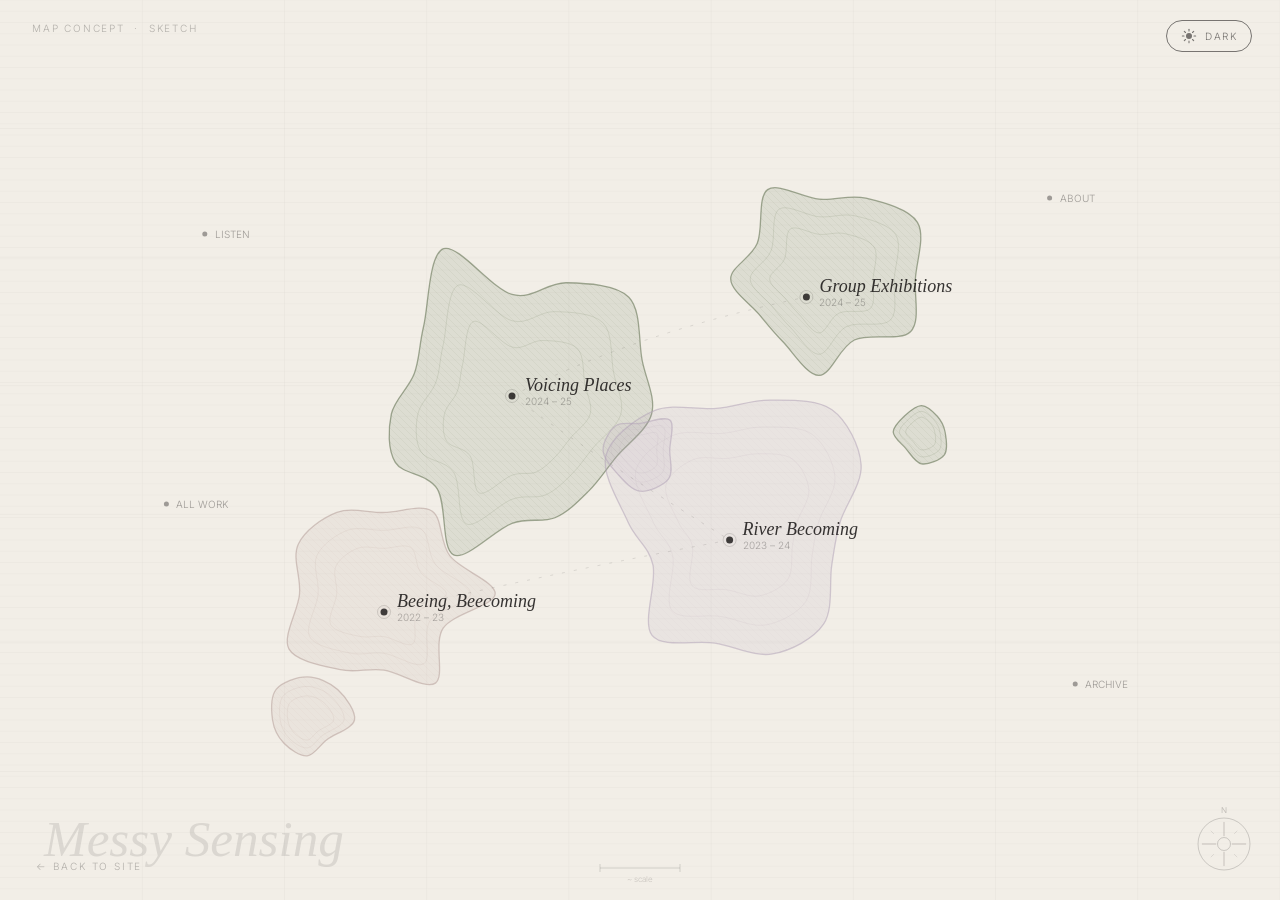
<file: mockups/map-concept.html>
<!doctype html>
<html lang="en" data-theme="light">
<head>
<meta charset="utf-8">
<meta name="viewport" content="width=device-width, initial-scale=1">
<title>Map Concept — Messy Sensing</title>
<link rel="preconnect" href="https://fonts.googleapis.com">
<link rel="preconnect" href="https://fonts.gstatic.com" crossorigin>
<link href="https://fonts.googleapis.com/css2?family=EB+Garamond:ital,wght@0,400;0,500;1,400;1,500&family=Inter:wght@300;400&display=swap" rel="stylesheet">
<style>
* { box-sizing: border-box; margin: 0; padding: 0; }
html, body { width: 100%; height: 100%; overflow: hidden; }
body { background: #F2EEE7; transition: background 400ms; }
[data-theme="dark"] body { background: #0E1012; }
canvas { display: block; width: 100%; height: 100%; cursor: crosshair; }
canvas.hovering { cursor: pointer; }

.ui {
  position: fixed;
  top: 0; left: 0; right: 0;
  padding: 22px 32px;
  display: flex;
  justify-content: space-between;
  align-items: center;
  pointer-events: none;
  z-index: 10;
}
.ui-label {
  font-family: 'Inter', system-ui, sans-serif;
  font-size: 10px;
  font-weight: 300;
  letter-spacing: .18em;
  text-transform: uppercase;
  color: #141212;
  opacity: .28;
}
[data-theme="dark"] .ui-label { color: #F0EBE2; }

.theme-btn {
  position: fixed;
  top: 20px; right: 28px;
  z-index: 20;
  background: none;
  border: 1px solid currentColor;
  border-radius: 100px;
  cursor: pointer;
  color: #141212;
  opacity: .55;
  padding: 7px 14px;
  display: flex;
  align-items: center;
  gap: 8px;
  font-family: 'Inter', system-ui, sans-serif;
  font-size: 10px;
  font-weight: 300;
  letter-spacing: .14em;
  text-transform: uppercase;
  transition: opacity 200ms;
  pointer-events: all;
}
[data-theme="dark"] .theme-btn { color: #F0EBE2; }
.theme-btn:hover { opacity: 1; }

.back-btn {
  position: fixed;
  bottom: 28px; left: 36px;
  z-index: 20;
  font-family: 'Inter', system-ui, sans-serif;
  font-size: 10px;
  font-weight: 300;
  letter-spacing: .18em;
  text-transform: uppercase;
  color: #141212;
  opacity: .28;
  text-decoration: none;
  transition: opacity 200ms;
}
[data-theme="dark"] .back-btn { color: #F0EBE2; }
.back-btn:hover { opacity: .7; }
</style>
</head>
<body>

<canvas id="map"></canvas>

<div class="ui">
  <span class="ui-label">Map concept &nbsp;·&nbsp; sketch</span>
</div>

<button class="theme-btn" id="theme-btn" aria-label="toggle theme">
  <svg viewBox="0 0 24 24" width="16" height="16" fill="none">
    <defs>
      <mask id="cm">
        <rect width="24" height="24" fill="white"/>
        <circle class="cut-c" r="6" fill="black"/>
      </mask>
    </defs>
    <g class="sun-r" stroke="currentColor" stroke-width="1.6" stroke-linecap="round">
      <line x1="12" y1="2"    x2="12" y2="4.5"/>
      <line x1="12" y1="19.5" x2="12" y2="22"/>
      <line x1="2"  y1="12"   x2="4.5" y2="12"/>
      <line x1="19.5" y1="12" x2="22" y2="12"/>
      <line x1="4.93" y1="4.93"   x2="6.75" y2="6.75"/>
      <line x1="17.25" y1="17.25" x2="19.07" y2="19.07"/>
      <line x1="19.07" y1="4.93"  x2="17.25" y2="6.75"/>
      <line x1="6.75"  y1="17.25" x2="4.93"  y2="19.07"/>
    </g>
    <circle class="sun-o" cx="12" cy="12" r="4.5" fill="currentColor" mask="url(#cm)"/>
  </svg>
  <span id="theme-label">Dark</span>
</button>

<a href="../index.html" class="back-btn">← back to site</a>

<script>
// ====== DATA ======
// x/y are 0–1 fractions of the canvas. Adjust to taste.
const PLACES = [
  // --- projects ---
  { id: 'voicing-places',   label: 'Voicing Places',       sub: '2024 – 25', type: 'project', x: 0.40, y: 0.44, href: '../work/voicing-places/' },
  { id: 'river-becoming',   label: 'River Becoming',       sub: '2023 – 24', type: 'project', x: 0.57, y: 0.60, href: '../work/river-becoming/' },
  { id: 'beeing-beecoming', label: 'Beeing, Beecoming',    sub: '2022 – 23', type: 'project', x: 0.30, y: 0.68, href: '../work/beeing-beecoming/' },
  { id: 'group-shows',      label: 'Group Exhibitions',    sub: '2024 – 25', type: 'project', x: 0.63, y: 0.33, href: '../work/group-exhibitions/' },
  // add more projects here — copy a line above
  // { id: 'new-project', label: 'Project Name', sub: 'Year', type: 'project', x: 0.5, y: 0.5, href: '../work/new-project/' },

  // --- navigation ---
  { id: 'about',   label: 'About',   sub: '', type: 'nav', x: 0.82, y: 0.22, href: '../#about' },
  { id: 'listen',  label: 'Listen',  sub: '', type: 'nav', x: 0.16, y: 0.26, href: '../#listen' },
  { id: 'archive', label: 'Archive', sub: '', type: 'nav', x: 0.84, y: 0.76, href: '../#archive' },
  { id: 'work',    label: 'All Work',sub: '', type: 'nav', x: 0.13, y: 0.56, href: '../work/' },
];

// territory blobs — each one is a landmass
// cx/cy: center (0–1), r: base radius (fraction of min dimension), pts: smoothness, seed: shape seed
const TERRITORIES = [
  { cx: 0.40, cy: 0.46, r: 0.15, pts: 16, seed: 3  },
  { cx: 0.58, cy: 0.58, r: 0.13, pts: 14, seed: 7  },
  { cx: 0.30, cy: 0.66, r: 0.10, pts: 12, seed: 11 },
  { cx: 0.64, cy: 0.31, r: 0.10, pts: 12, seed: 17 },
  // small satellite islands
  { cx: 0.50, cy: 0.50, r: 0.04, pts: 8,  seed: 23 },
  { cx: 0.24, cy: 0.80, r: 0.04, pts: 8,  seed: 29 },
  { cx: 0.72, cy: 0.48, r: 0.03, pts: 8,  seed: 31 },
];

// dashed lines between related projects
const CONNECTIONS = [
  ['voicing-places', 'river-becoming'],
  ['river-becoming',  'beeing-beecoming'],
  ['voicing-places',  'group-shows'],
];

// ====== THEME ======
const html = document.documentElement;
const saved = localStorage.getItem('ms-theme');
if (saved) html.dataset.theme = saved;
else if (window.matchMedia('(prefers-color-scheme: dark)').matches) html.dataset.theme = 'dark';

// sync sun/moon icon
function syncIcon() {
  const dark = html.dataset.theme === 'dark';
  document.querySelector('.cut-c').setAttribute('cx', dark ? '14.5' : '20');
  document.querySelector('.cut-c').setAttribute('cy', dark ? '9.5'  : '4');
  document.querySelector('.sun-r').style.opacity = dark ? '0' : '1';
  document.querySelector('.sun-o').setAttribute('r', dark ? '5.5' : '4.5');
  document.getElementById('theme-label').textContent = dark ? 'Light' : 'Dark';
}
syncIcon();

document.getElementById('theme-btn').addEventListener('click', () => {
  const next = html.dataset.theme === 'dark' ? 'light' : 'dark';
  html.dataset.theme = next;
  localStorage.setItem('ms-theme', next);
  syncIcon();
  draw();
});

function isDark() { return html.dataset.theme === 'dark'; }

function palette() {
  return isDark() ? {
    bg:      '#0E1012',
    fg:      '#F0EBE2',
    fgA:     'rgba(240,235,226,',
    land1:   'rgba(70,110,120,',
    land2:   'rgba(122,82,112,',
    land3:   'rgba(200,165,108,',
    sea:     'rgba(240,235,226,',
  } : {
    bg:      '#F2EEE7',
    fg:      '#141212',
    fgA:     'rgba(20,18,18,',
    land1:   'rgba(90,107,74,',
    land2:   'rgba(179,165,184,',
    land3:   'rgba(181,159,154,',
    sea:     'rgba(20,18,18,',
  };
}

// cycle through land colors by territory index
function landColor(i, C) {
  return [C.land1, C.land2, C.land3][i % 3];
}

// ====== NOISE ======
function hash(x, y, s) {
  const n = Math.sin(x * 127.1 + y * 311.7 + s * 74.3) * 43758.5453;
  return n - Math.floor(n);
}
function snoise(x, y, s) {
  const ix = Math.floor(x), iy = Math.floor(y);
  const fx = x - ix, fy = y - iy;
  const ux = fx*fx*(3-2*fx), uy = fy*fy*(3-2*fy);
  return hash(ix,iy,s)*(1-ux)*(1-uy)
       + hash(ix+1,iy,s)*ux*(1-uy)
       + hash(ix,iy+1,s)*(1-ux)*uy
       + hash(ix+1,iy+1,s)*ux*uy;
}

// ====== GEOMETRY ======
function makeBlob(cx, cy, baseR, numPts, seed, W, H) {
  const px = cx * W, py = cy * H;
  const r  = baseR * Math.min(W, H);
  const pts = [];
  for (let i = 0; i < numPts; i++) {
    const angle = (i / numPts) * Math.PI * 2;
    const n = snoise(Math.cos(angle) * 2.5 + seed * 10, Math.sin(angle) * 2.5 + seed * 10, seed);
    const rad = r * (0.65 + n * 0.7);
    pts.push({ x: px + Math.cos(angle) * rad, y: py + Math.sin(angle) * rad });
  }
  return pts;
}

function drawSmooth(ctx, pts) {
  const n = pts.length;
  if (n < 2) return;
  ctx.beginPath();
  for (let i = 0; i < n; i++) {
    const p0 = pts[(i-1+n)%n], p1 = pts[i], p2 = pts[(i+1)%n], p3 = pts[(i+2)%n];
    if (i === 0) ctx.moveTo(p1.x, p1.y);
    ctx.bezierCurveTo(
      p1.x + (p2.x-p0.x)/6, p1.y + (p2.y-p0.y)/6,
      p2.x - (p3.x-p1.x)/6, p2.y - (p3.y-p1.y)/6,
      p2.x, p2.y
    );
  }
  ctx.closePath();
}

function scaledBlob(pts, cx, cy, s) {
  return pts.map(p => ({ x: cx + (p.x-cx)*s, y: cy + (p.y-cy)*s }));
}

// ====== CANVAS ======
const canvas = document.getElementById('map');
const ctx    = canvas.getContext('2d');
let W = 0, H = 0, DPR = 1;

function resize() {
  DPR = window.devicePixelRatio || 1;
  W   = window.innerWidth;
  H   = window.innerHeight;
  canvas.width  = W * DPR;
  canvas.height = H * DPR;
  canvas.style.width  = W + 'px';
  canvas.style.height = H + 'px';
  ctx.scale(DPR, DPR);
}

// ====== DRAW ======
function draw() {
  if (!W) return;
  const C = palette();
  ctx.clearRect(0, 0, W, H);

  // 1. sea texture: faint horizontal lines
  ctx.save();
  ctx.strokeStyle = C.sea + '0.04)';
  ctx.lineWidth = 0.5;
  const lineGap = Math.max(H / 80, 6);
  for (let y = 0; y < H; y += lineGap) {
    ctx.beginPath(); ctx.moveTo(0, y); ctx.lineTo(W, y); ctx.stroke();
  }
  ctx.restore();

  // 2. coordinate grid
  ctx.save();
  ctx.strokeStyle = C.fgA + '0.05)';
  ctx.lineWidth = 0.6;
  const gx = W / 9, gy = H / 7;
  for (let x = gx; x < W; x += gx) {
    ctx.beginPath(); ctx.moveTo(x, 0); ctx.lineTo(x, H); ctx.stroke();
  }
  for (let y = gy; y < H; y += gy) {
    ctx.beginPath(); ctx.moveTo(0, y); ctx.lineTo(W, y); ctx.stroke();
  }
  ctx.restore();

  // 3. territories
  TERRITORIES.forEach((t, i) => {
    const pts = makeBlob(t.cx, t.cy, t.r, t.pts, t.seed, W, H);
    const px  = t.cx * W, py = t.cy * H;
    const lc  = landColor(i, C);

    ctx.save();

    // fill
    drawSmooth(ctx, pts);
    ctx.fillStyle = lc + '0.13)';
    ctx.fill();

    // crosshatch texture
    drawSmooth(ctx, pts);
    ctx.save();
    ctx.clip();
    ctx.strokeStyle = lc + '0.10)';
    ctx.lineWidth = 0.6;
    const hStep = 7;
    for (let d = -(H + W); d < W + H; d += hStep) {
      ctx.beginPath();
      ctx.moveTo(d, 0);
      ctx.lineTo(d + H, H);
      ctx.stroke();
    }
    ctx.restore();

    // contour rings
    [0.78, 0.56].forEach(s => {
      drawSmooth(ctx, scaledBlob(pts, px, py, s));
      ctx.strokeStyle = lc + '0.20)';
      ctx.lineWidth = 0.7;
      ctx.stroke();
    });

    // shoreline
    drawSmooth(ctx, pts);
    ctx.strokeStyle = lc + '0.55)';
    ctx.lineWidth = 1.3;
    ctx.stroke();

    ctx.restore();
  });

  // 4. connection paths (dashed)
  ctx.save();
  ctx.setLineDash([3, 9]);
  ctx.lineWidth = 0.8;
  ctx.strokeStyle = C.fgA + '0.14)';
  CONNECTIONS.forEach(([aId, bId], ci) => {
    const a = PLACES.find(p => p.id === aId);
    const b = PLACES.find(p => p.id === bId);
    if (!a || !b) return;
    const ax = a.x * W, ay = a.y * H;
    const bx = b.x * W, by = b.y * H;
    // seeded midpoint offset so it's stable across redraws
    const off = (hash(ci, 0, 55) - 0.5) * Math.min(W, H) * 0.08;
    const mx  = (ax + bx) / 2 + off;
    const my  = (ay + by) / 2 - Math.abs(off) * 0.5;
    ctx.beginPath();
    ctx.moveTo(ax, ay);
    ctx.quadraticCurveTo(mx, my, bx, by);
    ctx.stroke();
  });
  ctx.setLineDash([]);
  ctx.restore();

  // 5. place dots + labels
  PLACES.forEach(p => {
    const px = p.x * W, py = p.y * H;
    const isProject = p.type === 'project';

    // dot
    ctx.save();
    ctx.beginPath();
    ctx.arc(px, py, isProject ? 3.5 : 2.5, 0, Math.PI * 2);
    ctx.fillStyle = C.fg;
    ctx.globalAlpha = isProject ? 0.80 : 0.38;
    ctx.fill();
    if (isProject) {
      // outer ring
      ctx.beginPath();
      ctx.arc(px, py, 6.5, 0, Math.PI * 2);
      ctx.strokeStyle = C.fg;
      ctx.globalAlpha = 0.18;
      ctx.lineWidth = 0.8;
      ctx.stroke();
    }
    ctx.restore();

    // label
    ctx.save();
    ctx.fillStyle = C.fg;

    if (isProject) {
      ctx.globalAlpha = 0.85;
      ctx.font = 'italic 400 18px "EB Garamond", Georgia, serif';
      ctx.fillText(p.label, px + 13, py - 5);
      if (p.sub) {
        ctx.globalAlpha = 0.32;
        ctx.font = '300 10px "Inter", system-ui, sans-serif';
        ctx.fillText(p.sub, px + 13, py + 9);
      }
    } else {
      ctx.globalAlpha = 0.38;
      ctx.font = '300 10px "Inter", system-ui, sans-serif';
      ctx.fillText(p.label.toUpperCase(), px + 10, py + 4);
    }
    ctx.restore();
  });

  // 6. compass rose (bottom right)
  drawCompass(ctx, W - 56, H - 56, 26, C);

  // 7. "Messy Sensing" ghost title (bottom left)
  ctx.save();
  ctx.globalAlpha = 0.10;
  ctx.fillStyle = C.fg;
  const titleSize = Math.max(28, Math.min(W * 0.04, 52));
  ctx.font = `italic 400 ${titleSize}px "EB Garamond", Georgia, serif`;
  ctx.fillText('Messy Sensing', 44, H - 44);
  ctx.restore();

  // 8. scale bar (bottom center)
  drawScaleBar(ctx, W / 2, H - 32, 80, C);
}

function drawCompass(ctx, cx, cy, r, C) {
  ctx.save();
  ctx.globalAlpha = 0.22;
  ctx.strokeStyle = C.fg;
  ctx.fillStyle   = C.fg;
  ctx.lineWidth   = 0.8;

  // outer ring
  ctx.beginPath();
  ctx.arc(cx, cy, r, 0, Math.PI * 2);
  ctx.stroke();

  // inner ring
  ctx.beginPath();
  ctx.arc(cx, cy, r * 0.25, 0, Math.PI * 2);
  ctx.stroke();

  // cardinal lines + tick marks
  for (let a = 0; a < 8; a++) {
    const angle = (a / 8) * Math.PI * 2 - Math.PI / 2;
    const isCardinal = a % 2 === 0;
    const inner = r * (isCardinal ? 0.30 : 0.55);
    const outer = r * (isCardinal ? 0.85 : 0.72);
    ctx.beginPath();
    ctx.moveTo(cx + Math.cos(angle) * inner, cy + Math.sin(angle) * inner);
    ctx.lineTo(cx + Math.cos(angle) * outer, cy + Math.sin(angle) * outer);
    ctx.globalAlpha = isCardinal ? 0.25 : 0.12;
    ctx.stroke();
  }

  // N label
  ctx.globalAlpha = 0.28;
  ctx.font = '300 8px "Inter", system-ui, sans-serif';
  ctx.textAlign = 'center';
  ctx.fillText('N', cx, cy - r - 5);
  ctx.restore();
}

function drawScaleBar(ctx, cx, cy, len, C) {
  ctx.save();
  ctx.globalAlpha = 0.18;
  ctx.strokeStyle = C.fg;
  ctx.fillStyle   = C.fg;
  ctx.lineWidth   = 0.8;

  ctx.beginPath();
  ctx.moveTo(cx - len/2, cy);
  ctx.lineTo(cx + len/2, cy);
  // end ticks
  ctx.moveTo(cx - len/2, cy - 4); ctx.lineTo(cx - len/2, cy + 4);
  ctx.moveTo(cx + len/2, cy - 4); ctx.lineTo(cx + len/2, cy + 4);
  ctx.stroke();

  ctx.font = '300 8px "Inter", system-ui, sans-serif';
  ctx.textAlign = 'center';
  ctx.fillText('~ scale', cx, cy + 14);
  ctx.restore();
}

// ====== HIT TEST ======
function hitPlace(mx, my) {
  const r = 32; // click radius in CSS pixels
  return PLACES.find(p => {
    const dx = p.x * W - mx, dy = p.y * H - my;
    return Math.sqrt(dx*dx + dy*dy) < r;
  });
}

canvas.addEventListener('mousemove', e => {
  canvas.classList.toggle('hovering', !!hitPlace(e.clientX, e.clientY));
});

canvas.addEventListener('click', e => {
  const p = hitPlace(e.clientX, e.clientY);
  if (p) window.location.href = p.href;
});

canvas.addEventListener('touchend', e => {
  const t = e.changedTouches[0];
  const p = hitPlace(t.clientX, t.clientY);
  if (p) window.location.href = p.href;
}, { passive: true });

// ====== INIT ======
window.addEventListener('resize', () => { resize(); draw(); });
document.fonts.ready.then(() => { resize(); draw(); });
</script>
</body>
</html>
</file>
<file: style.css>
/* Fonts are loaded via <link> tags in each page's <head> (faster than @import). */

/* ---- LIGHT ---- */
:root {
  --bg:       #F2EEE7;
  --fg:       #141212;
  --a1:       #5A6B4A;
  --a2:       #B3A5B8;
  --a3:       #B59F9A;
  --wash1:    rgba(179,165,184,.30);
  --wash2:    rgba(90,107,74,.24);
  --wash3:    rgba(181,159,154,.28);
  --listen-bg:#141212;
  --listen-fg:#F2EEE7;
  --rule:     rgba(20,18,18,.11);
  --serif:    'EB Garamond', Georgia, serif;
  --sans:     'Inter', system-ui, sans-serif;
}

/* ---- DARK ---- */
[data-theme="dark"] {
  --bg:       #0E1012;
  --fg:       #F0EBE2;
  --a1:       #466E78;
  --a2:       #7A5270;
  --a3:       #C8A56C;
  --wash1:    rgba(70,110,120,.42);
  --wash2:    rgba(50,90,60,.35);
  --wash3:    rgba(122,82,112,.32);
  --listen-bg:#111618;
  --listen-fg:#F0EBE2;
  --rule:     rgba(240,235,226,.14);
}

:root {
  --bone:     var(--bg);
  --ink:      var(--fg);
  --sap:      var(--a1);
  --lavender: var(--a2);
  --rose:     var(--a3);
}

* { box-sizing: border-box; margin: 0; padding: 0; }
@media (pointer: fine) { * { cursor: none !important; } }

/* Images carry width/height attributes (aspect-ratio hint before load).
   Without this rule the height attribute would FIX the rendered height and
   stretch any image whose CSS only sets width — keep it. Rules that need
   height:100% (object-fit crops) override this via higher specificity. */
img { height: auto; }

/* ---- KEYBOARD FOCUS ---- */
a:focus-visible,
button:focus-visible {
  outline: 1px solid var(--fg);
  outline-offset: 3px;
  border-radius: 2px;
}

/* ---- BLOB CURSOR ---- */
#cursor-blob {
  position: fixed;
  left: 0; top: 0;
  pointer-events: none;
  z-index: 99999;
  color: var(--fg);
  opacity: .88;
  will-change: transform;
  transition: color 280ms, opacity 180ms;
}
#cursor-blob.hidden { opacity: 0; }
html { scroll-behavior: smooth; }

html { transition: background 400ms, color 400ms; }
body, nav, #listen, .ph { transition: background 400ms, color 400ms, box-shadow 400ms; }

body {
  background: var(--bg);
  color: var(--fg);
  font-family: var(--sans);
  font-weight: 300;
  font-size: 15px;
  line-height: 1.65;
}

body::before {
  content: '';
  position: fixed;
  inset: 0;
  background:
    radial-gradient(ellipse at 12% 22%, var(--wash1) 0%, transparent 52%),
    radial-gradient(ellipse at 84% 68%, var(--wash2) 0%, transparent 52%),
    radial-gradient(ellipse at 58% 88%, var(--wash3) 0%, transparent 52%);
  pointer-events: none;
  z-index: 0;
  transition: background 600ms;
}

/* ---- THEME TOGGLE ---- */
.theme-btn-fixed {
  position: fixed;
  top: 68px;
  left: 50%;
  transform: translateX(-50%);
  z-index: 101;
  background: none;
  border: none;
  cursor: pointer;
  color: var(--fg);
  padding: 12px;
  opacity: .48;
  display: flex;
  align-items: center;
  justify-content: center;
  transition: opacity 200ms, transform 300ms;
}
.theme-btn-fixed:hover { opacity: 1; transform: translateX(-50%) scale(1.12) rotate(15deg); }

.sun-rays { opacity: 1; transition: opacity 400ms ease; }
[data-theme="dark"] .sun-rays { opacity: 0; }

.cut-circle {
  transition: cx 500ms cubic-bezier(.4,0,.2,1),
              cy 500ms cubic-bezier(.4,0,.2,1);
  cx: 20px; cy: 4px;
}
[data-theme="dark"] .cut-circle { cx: 14.5px; cy: 9.5px; }

.sun-orb { transition: r 400ms ease; }
[data-theme="dark"] .sun-orb { r: 5.5px; }

/* ---- NAV ---- */
nav {
  position: fixed;
  inset: 0 0 auto;
  z-index: 100;
  display: flex;
  justify-content: space-between;
  align-items: center;
  padding: 22px 52px;
  transition: background 300ms, box-shadow 300ms;
}

/* Interim wordmark (dot-and-ring glyph + serif italic name).
   Swap for the custom SVG logo when it is ready. */
.nav-logo {
  display: flex;
  align-items: center;
  gap: 9px;
  text-decoration: none;
  font-family: var(--serif);
  font-style: italic;
  font-size: 19px;
  letter-spacing: .01em;
  color: var(--fg);
  opacity: .85;
  transition: opacity 200ms;
}
.nav-logo:hover { opacity: .5; }
.nav-logo svg { flex-shrink: 0; }

.nav-right { display: flex; align-items: center; gap: 32px; }

.nav-links { list-style: none; display: flex; gap: 32px; }
.nav-links a {
  font-size: 11px;
  letter-spacing: .18em;
  text-transform: uppercase;
  color: var(--fg);
  text-decoration: none;
  opacity: .55;
  transition: opacity 200ms;
}
.nav-links a:hover,
.nav-links a.active { opacity: 1; }

/* ---- SHARED WRAPPERS ---- */
.inner {
  max-width: 1360px;
  margin: 0 auto;
  padding: 0 52px;
}

.divider {
  border: none;
  border-top: 1px solid var(--rule);
  margin: 0 52px;
  max-width: calc(1360px - 104px);
  position: relative;
  z-index: 1;
}

.section-label {
  font-size: 10px;
  letter-spacing: .22em;
  text-transform: uppercase;
  opacity: .38;
}

/* ---- IMAGE PLACEHOLDERS ---- */
.ph { border-radius: 2px; width: 100%; }
.ph.a43  { aspect-ratio: 4/3; }
.ph.a34  { aspect-ratio: 3/4; }
.ph.a169 { aspect-ratio: 16/9; }
.ph.a11  { aspect-ratio: 1/1; }

.ph.c-sap  { background: linear-gradient(140deg, #5A6B4A, #8fa67a); opacity: .45; }
.ph.c-lav  { background: linear-gradient(140deg, #B3A5B8, #d4cad8); opacity: .45; }
.ph.c-rose { background: linear-gradient(140deg, #B59F9A, #d4bcb7); opacity: .45; }
.ph.c-dark { background: linear-gradient(140deg, #1e1c1b, #5A6B4A); opacity: .45; }
.ph.c-mix  { background: linear-gradient(140deg, #5A6B4A, #B3A5B8 55%, #B59F9A); opacity: .45; }

/* ---- PROJECT LAYOUT (used on /work/ pages) ---- */
.project {
  max-width: 1360px;
  margin: 0 auto;
  padding: 0 52px 120px;
  display: grid;
  grid-template-columns: 1fr 1fr;
  gap: 72px;
  align-items: start;
}
.project.flip .project-media { order: -1; }

.project-count {
  font-family: var(--serif);
  font-size: 11px;
  letter-spacing: .2em;
  opacity: .3;
  margin-bottom: 10px;
}
.project-title {
  font-family: var(--serif);
  font-style: italic;
  font-weight: 400;
  font-size: clamp(34px, 3.5vw, 52px);
  line-height: 1.06;
  margin-bottom: 8px;
}
.project-year {
  font-size: 10px;
  letter-spacing: .18em;
  text-transform: uppercase;
  opacity: .4;
  margin-bottom: 30px;
}
.project-body { font-size: 14px; line-height: 1.72; }
.project-body p + p { margin-top: 13px; }
.project-note {
  margin-top: 24px;
  font-family: var(--serif);
  font-style: italic;
  font-size: 14px;
  opacity: .55;
}
.project-media { display: flex; flex-direction: column; gap: 14px; }

.project-media img,
.about-photo img {
  width: 100%;
  height: 100%;
  object-fit: cover;
  border-radius: 2px;
  display: block;
}

.img-pair {
  display: grid;
  grid-template-columns: 1fr 1fr;
  gap: 10px;
}

.vimeo {
  position: relative;
  width: 100%;
  padding-bottom: 56.25%;
  border-radius: 2px;
  overflow: hidden;
  background: #1a1817;
}
.vimeo iframe {
  position: absolute;
  inset: 0;
  width: 100%;
  height: 100%;
  border: none;
}

/* Click-to-play facade: poster + play button, iframe injected by main.js */
.vimeo-f { cursor: pointer; }
.vimeo-f > img {
  position: absolute;
  inset: 0;
  width: 100%;
  height: 100% !important; /* wins over the global img { height: auto } */
  object-fit: cover;
  filter: saturate(.88);
  transition: filter 400ms, transform 500ms;
}
.vimeo-f:hover > img { filter: saturate(1); transform: scale(1.015); }
.vimeo-play {
  position: absolute;
  top: 50%; left: 50%;
  transform: translate(-50%, -50%);
  background: none;
  border: none;
  padding: 0;
  color: #F0EBE2;
  opacity: .88;
  filter: drop-shadow(0 1px 10px rgba(0,0,0,.5));
  transition: opacity 200ms, transform 200ms;
}
.vimeo-f:hover .vimeo-play { opacity: 1; transform: translate(-50%, -50%) scale(1.05); }

.video-item { min-width: 0; }
.video-cap {
  font-size: 10px;
  letter-spacing: .12em;
  text-transform: uppercase;
  opacity: .28;
  margin-top: 6px;
}

.bandcamp { border-radius: 2px; overflow: hidden; }
.bandcamp iframe { border: 0; width: 100%; height: 120px; display: block; }

/* ---- FOOTER ---- */
footer {
  position: relative;
  z-index: 1;
  max-width: 1360px;
  margin: 0 auto;
  padding: 56px 52px 64px;
  display: flex;
  justify-content: space-between;
  align-items: flex-end;
}
.footer-title {
  font-family: var(--serif);
  font-style: italic;
  font-size: 44px;
  opacity: .18;
}
.footer-links { display: flex; flex-direction: column; gap: 7px; align-items: flex-end; }
.footer-links a {
  font-size: 11px;
  letter-spacing: .13em;
  text-transform: uppercase;
  color: var(--ink);
  text-decoration: none;
  opacity: .38;
  transition: opacity 200ms;
}
.footer-links a:hover { opacity: .85; }

/* ---- RESPONSIVE ---- */
@media (max-width: 860px) {
  .theme-btn-fixed { top: 62px; }
  nav { padding: 18px 24px; }
  .nav-links { gap: 20px; }
  .inner { padding-left: 24px; padding-right: 24px; }
  .divider { margin: 0 24px; }
  .project { grid-template-columns: 1fr; gap: 36px; padding-left: 24px; padding-right: 24px; }
  .project.flip .project-media { order: 0; }
  footer { flex-direction: column; gap: 24px; align-items: flex-start; padding-left: 24px; padding-right: 24px; }
}

/* ---- MOBILE NAV ---- */
#menu-btn {
  display: none;
  background: none;
  border: none;
  color: var(--fg);
  padding: 8px;
  opacity: .55;
  align-items: center;
  justify-content: center;
  flex-shrink: 0;
  transition: opacity 200ms;
}
#menu-btn:hover { opacity: 1; }

#nav-drawer {
  position: fixed;
  inset: 0;
  background: var(--bg);
  z-index: 95;
  display: flex;
  flex-direction: column;
  justify-content: center;
  padding: 88px 40px 60px;
  pointer-events: none;
  opacity: 0;
  transform: translateY(-12px);
  transition: opacity 280ms ease, transform 280ms ease, background 400ms;
}
#nav-drawer.open {
  pointer-events: auto;
  opacity: 1;
  transform: none;
}
#nav-drawer ul { list-style: none; }
#nav-drawer ul li { border-bottom: 1px solid var(--rule); }
#nav-drawer ul li:last-child { border-bottom: none; }
#nav-drawer ul li a {
  display: block;
  font-family: var(--serif);
  font-style: italic;
  font-weight: 400;
  font-size: clamp(38px, 11vw, 54px);
  letter-spacing: -.01em;
  text-transform: none;
  color: var(--fg);
  text-decoration: none;
  opacity: .38;
  padding: 14px 0;
  transition: opacity 200ms;
}
#nav-drawer ul li a:hover,
#nav-drawer ul li a.active { opacity: 1; }
body.nav-open { overflow: hidden; }

@media (max-width: 700px) {
  #menu-btn { display: flex; }
  nav .nav-links { display: none; }
}
</file>
